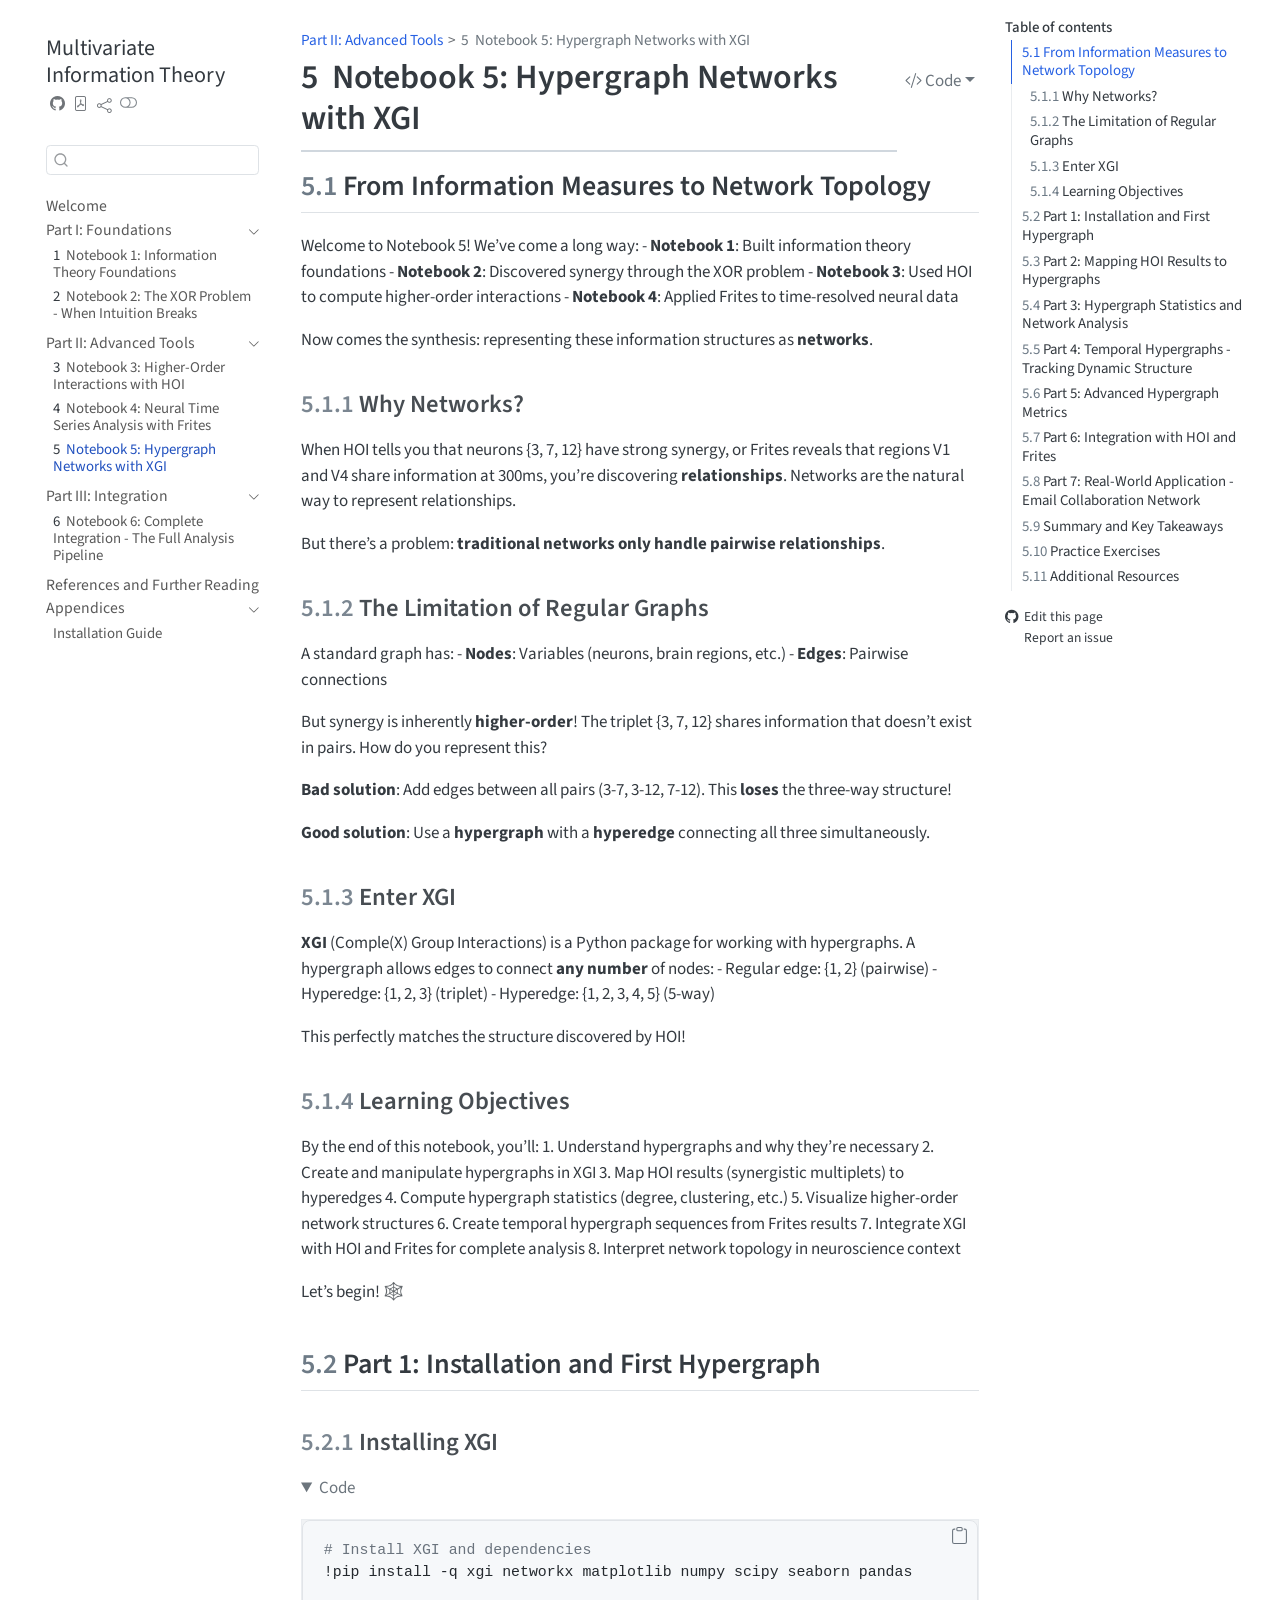
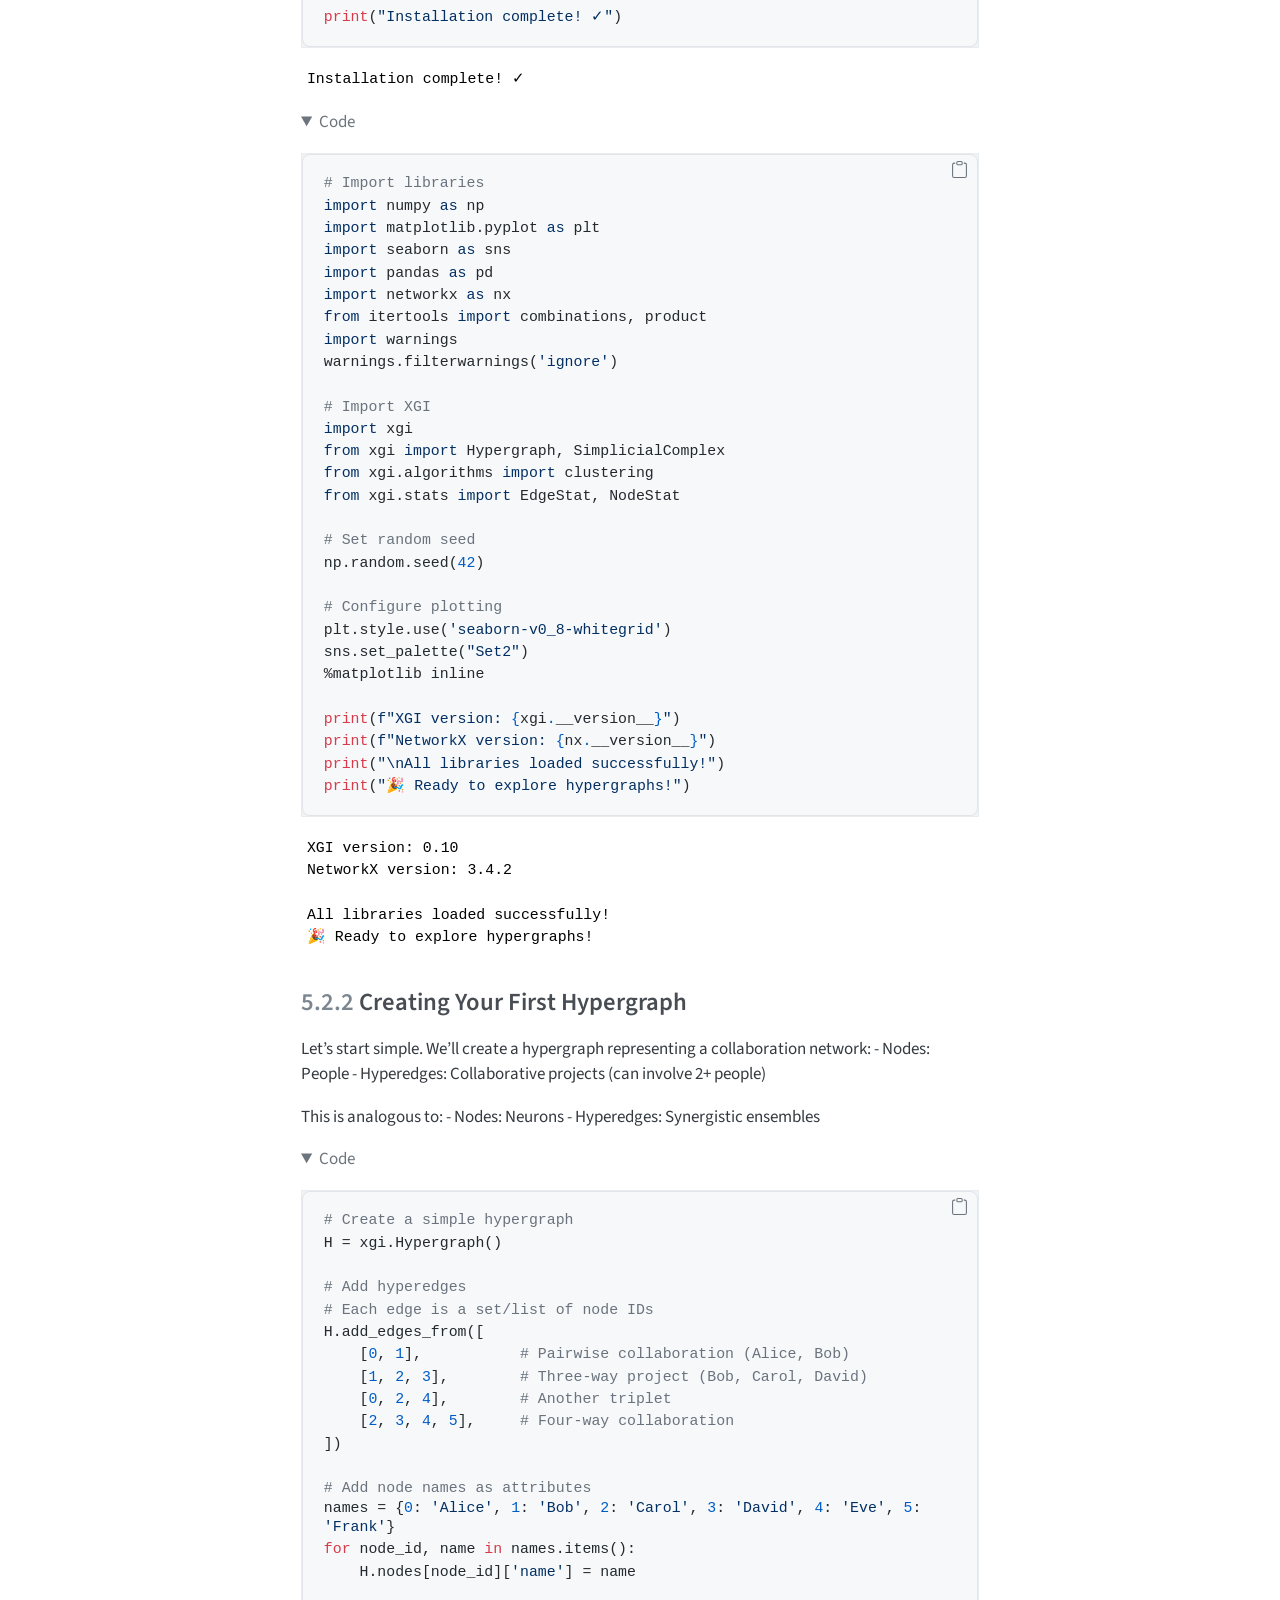
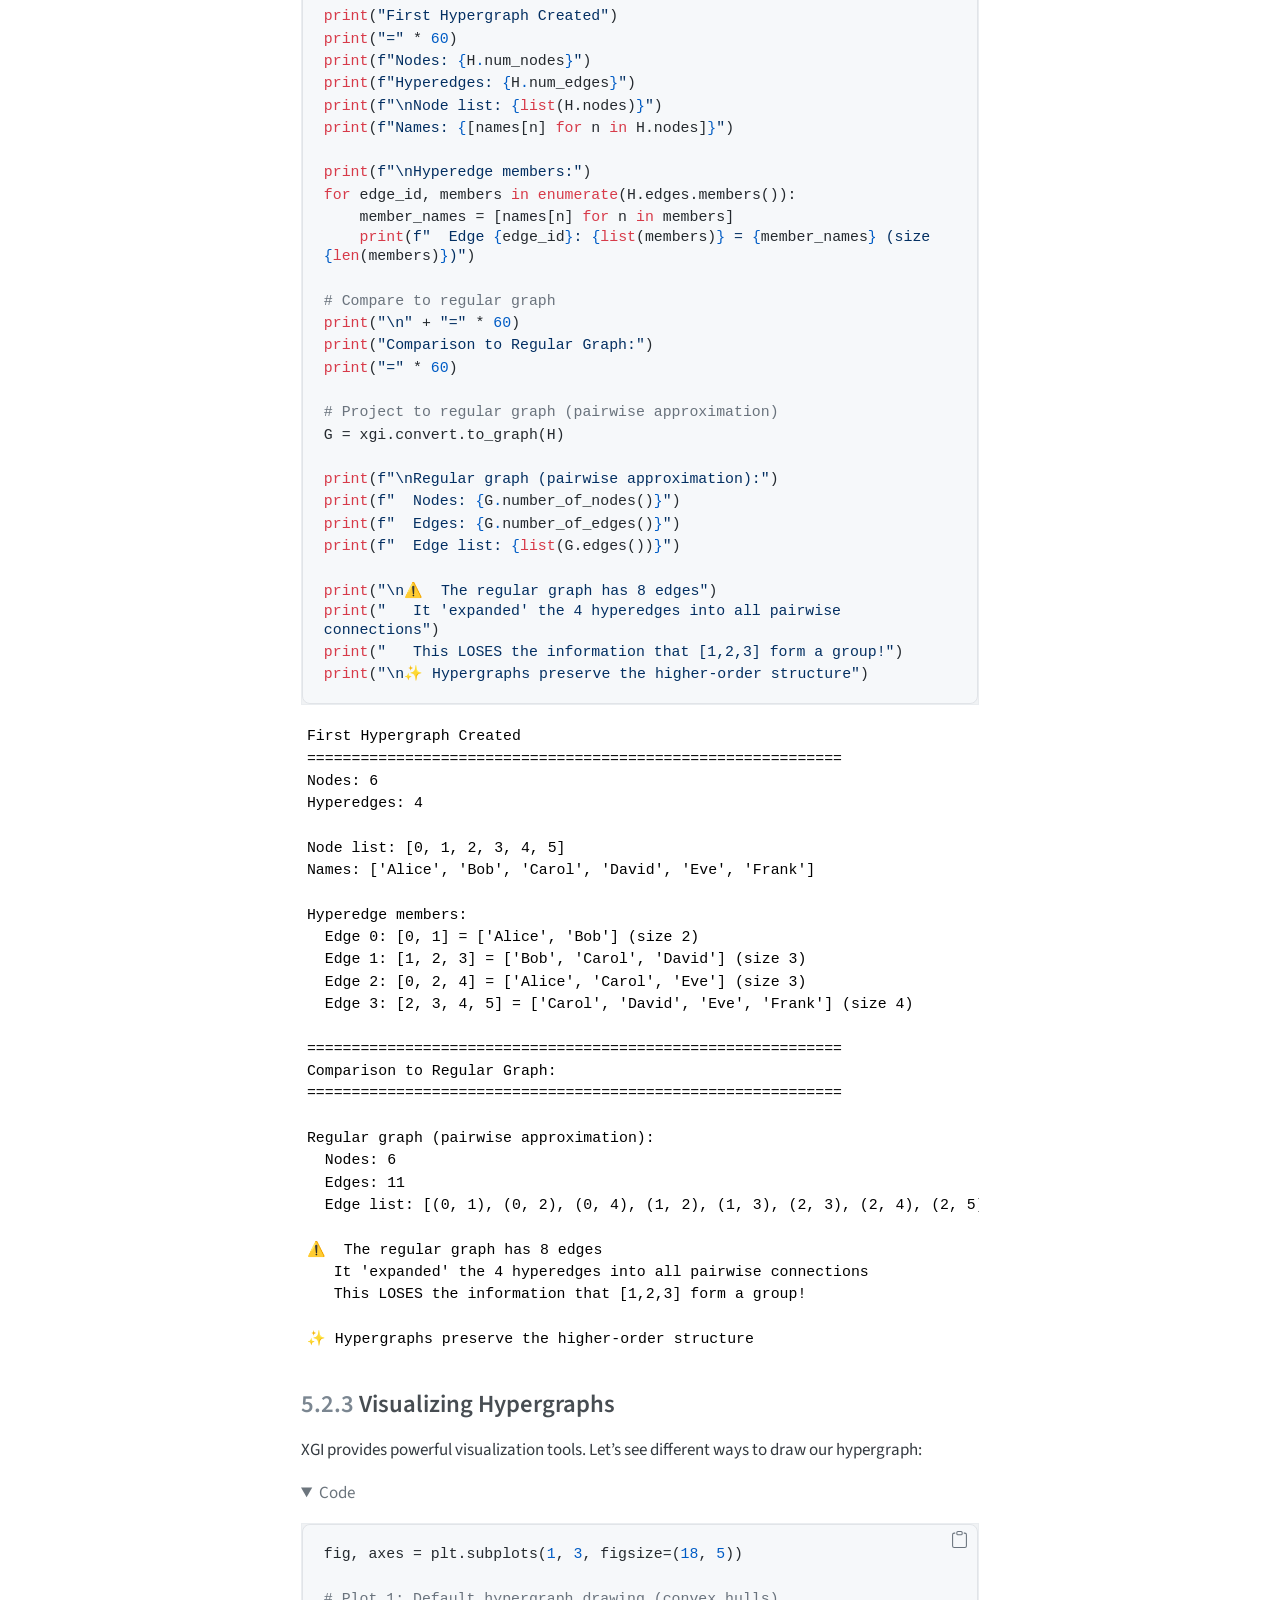
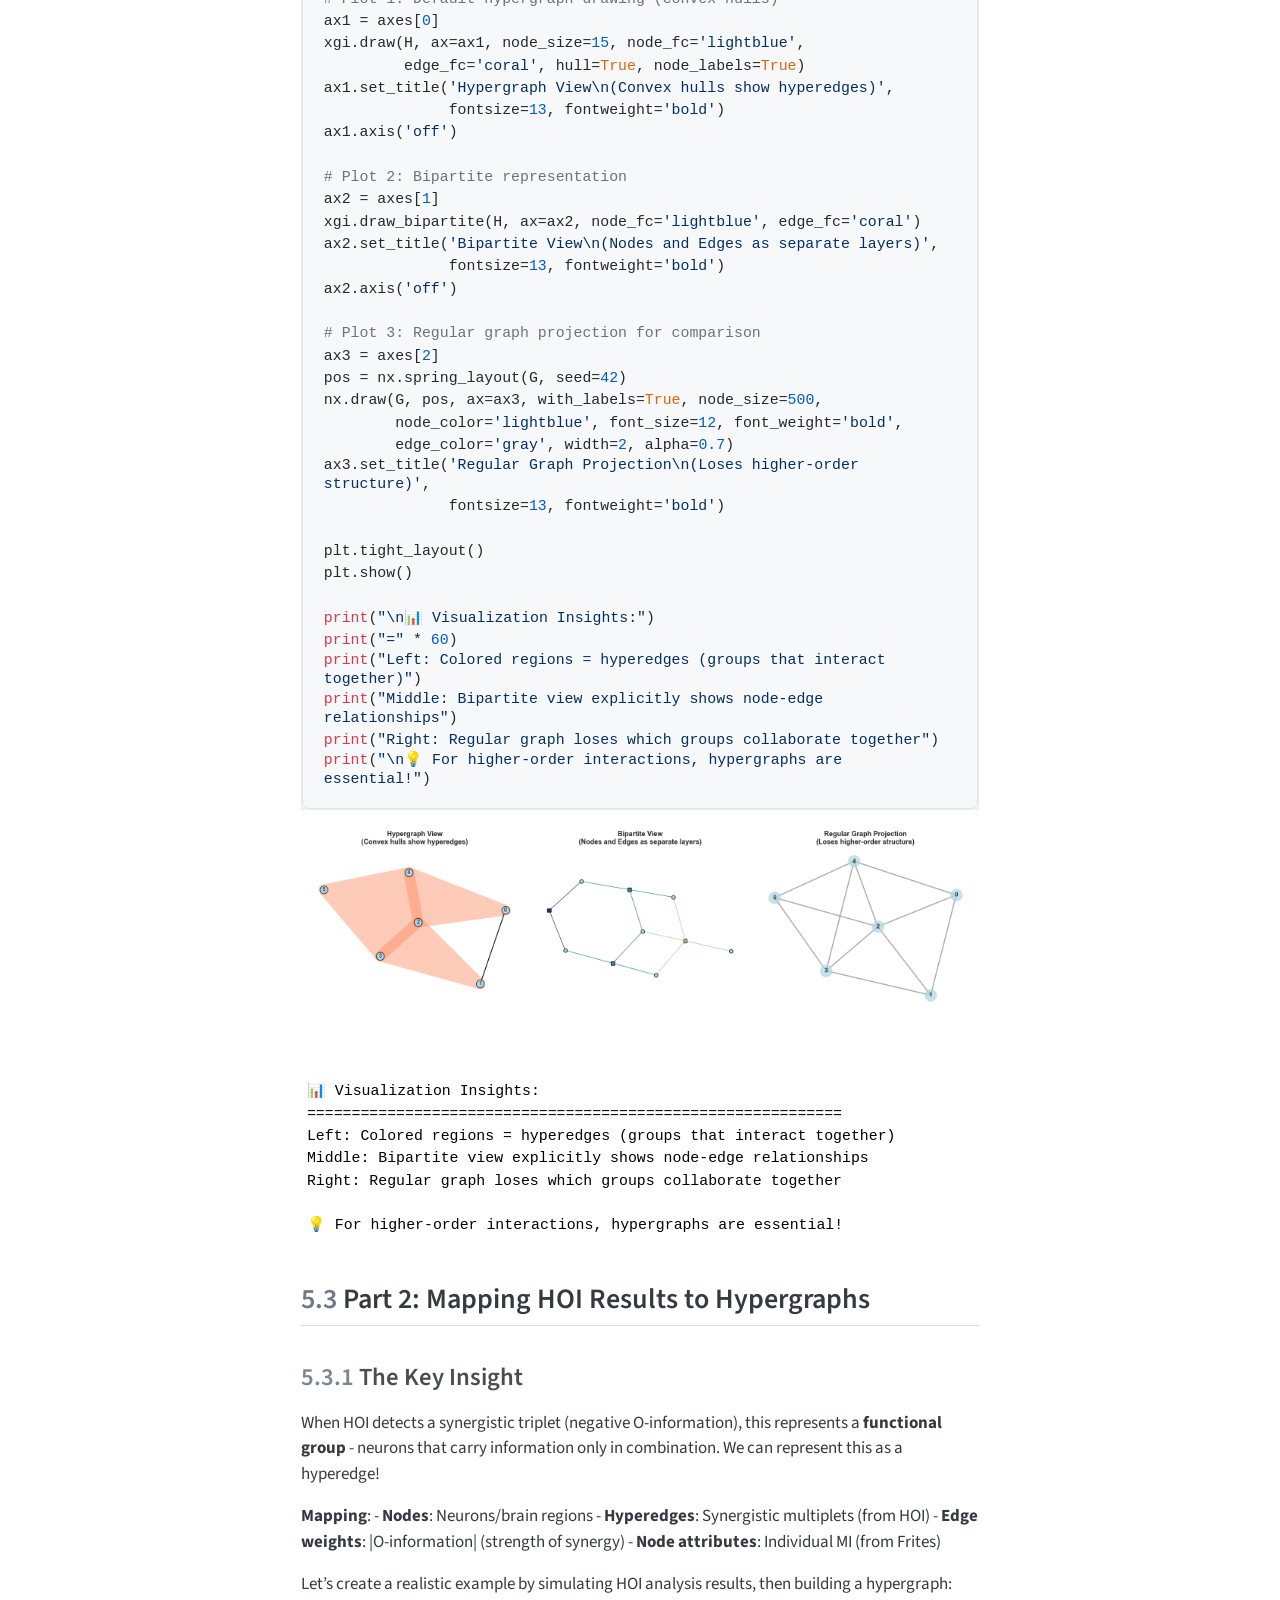
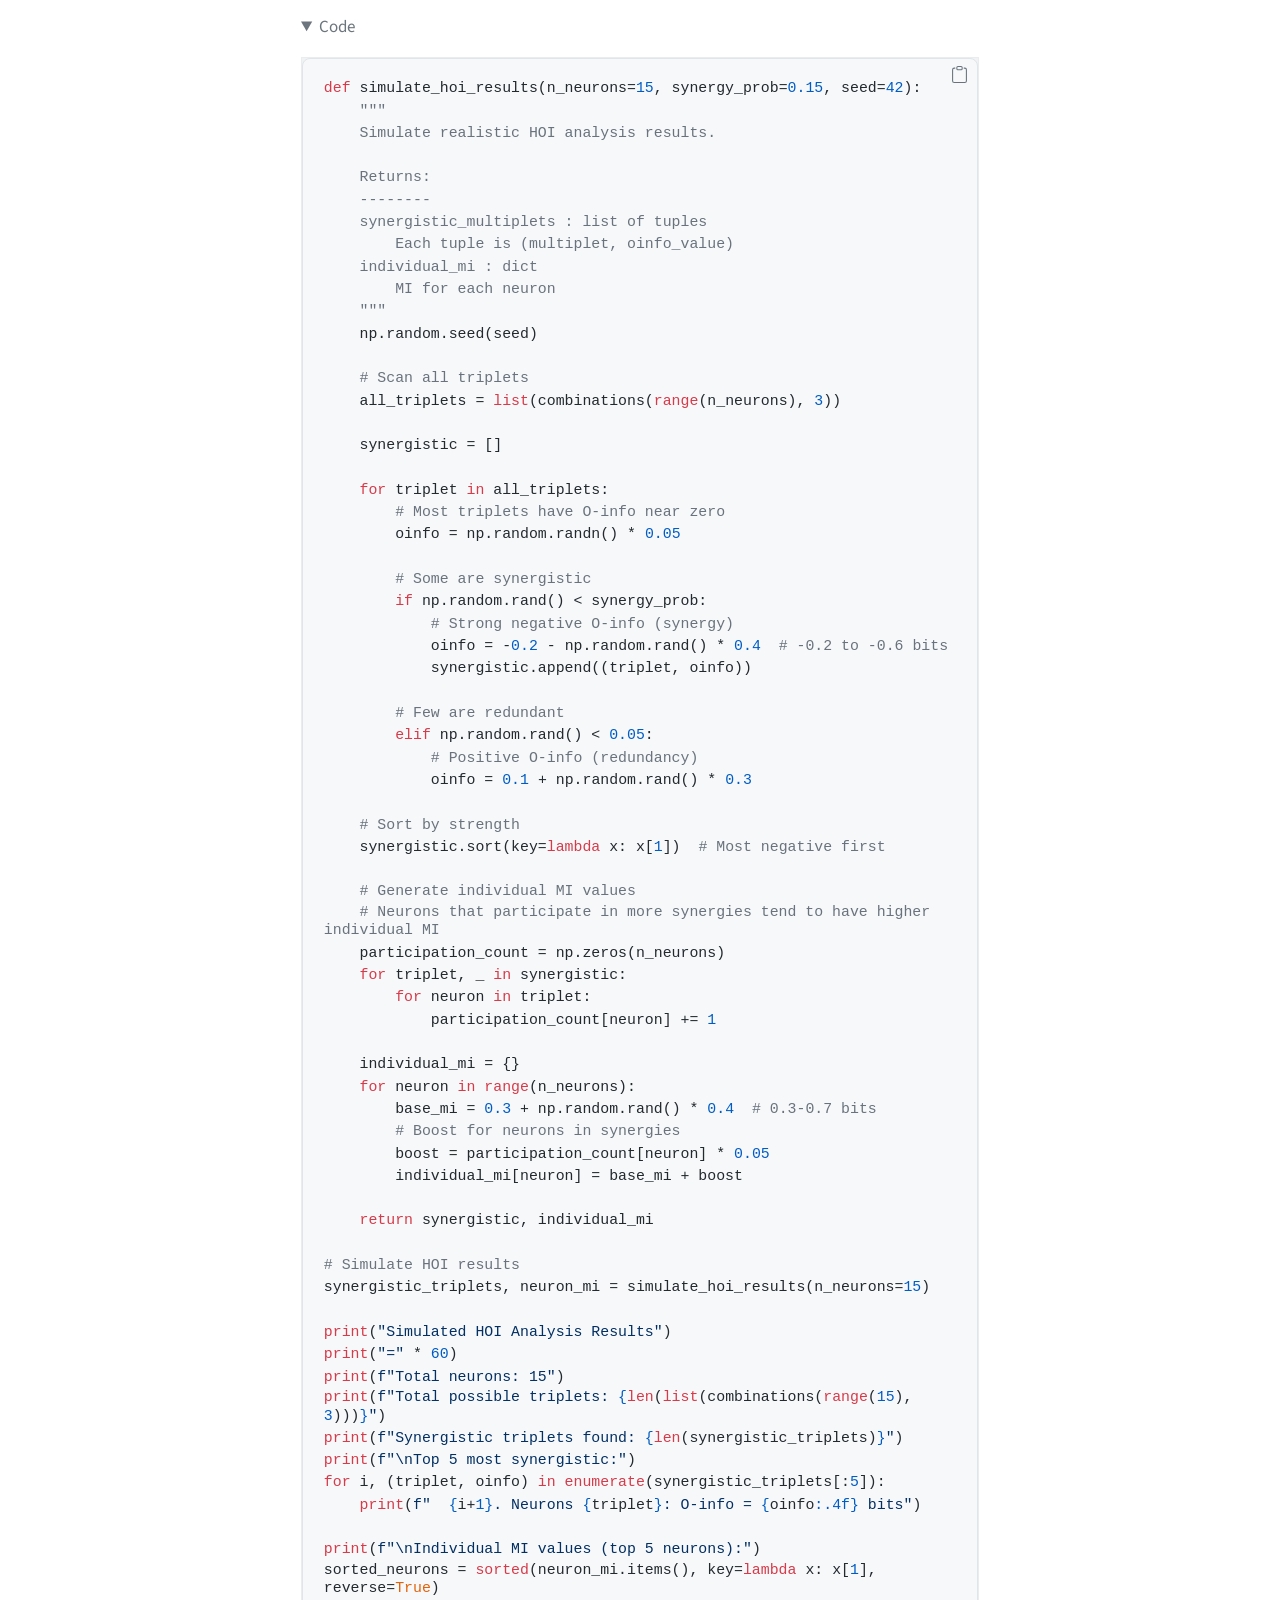
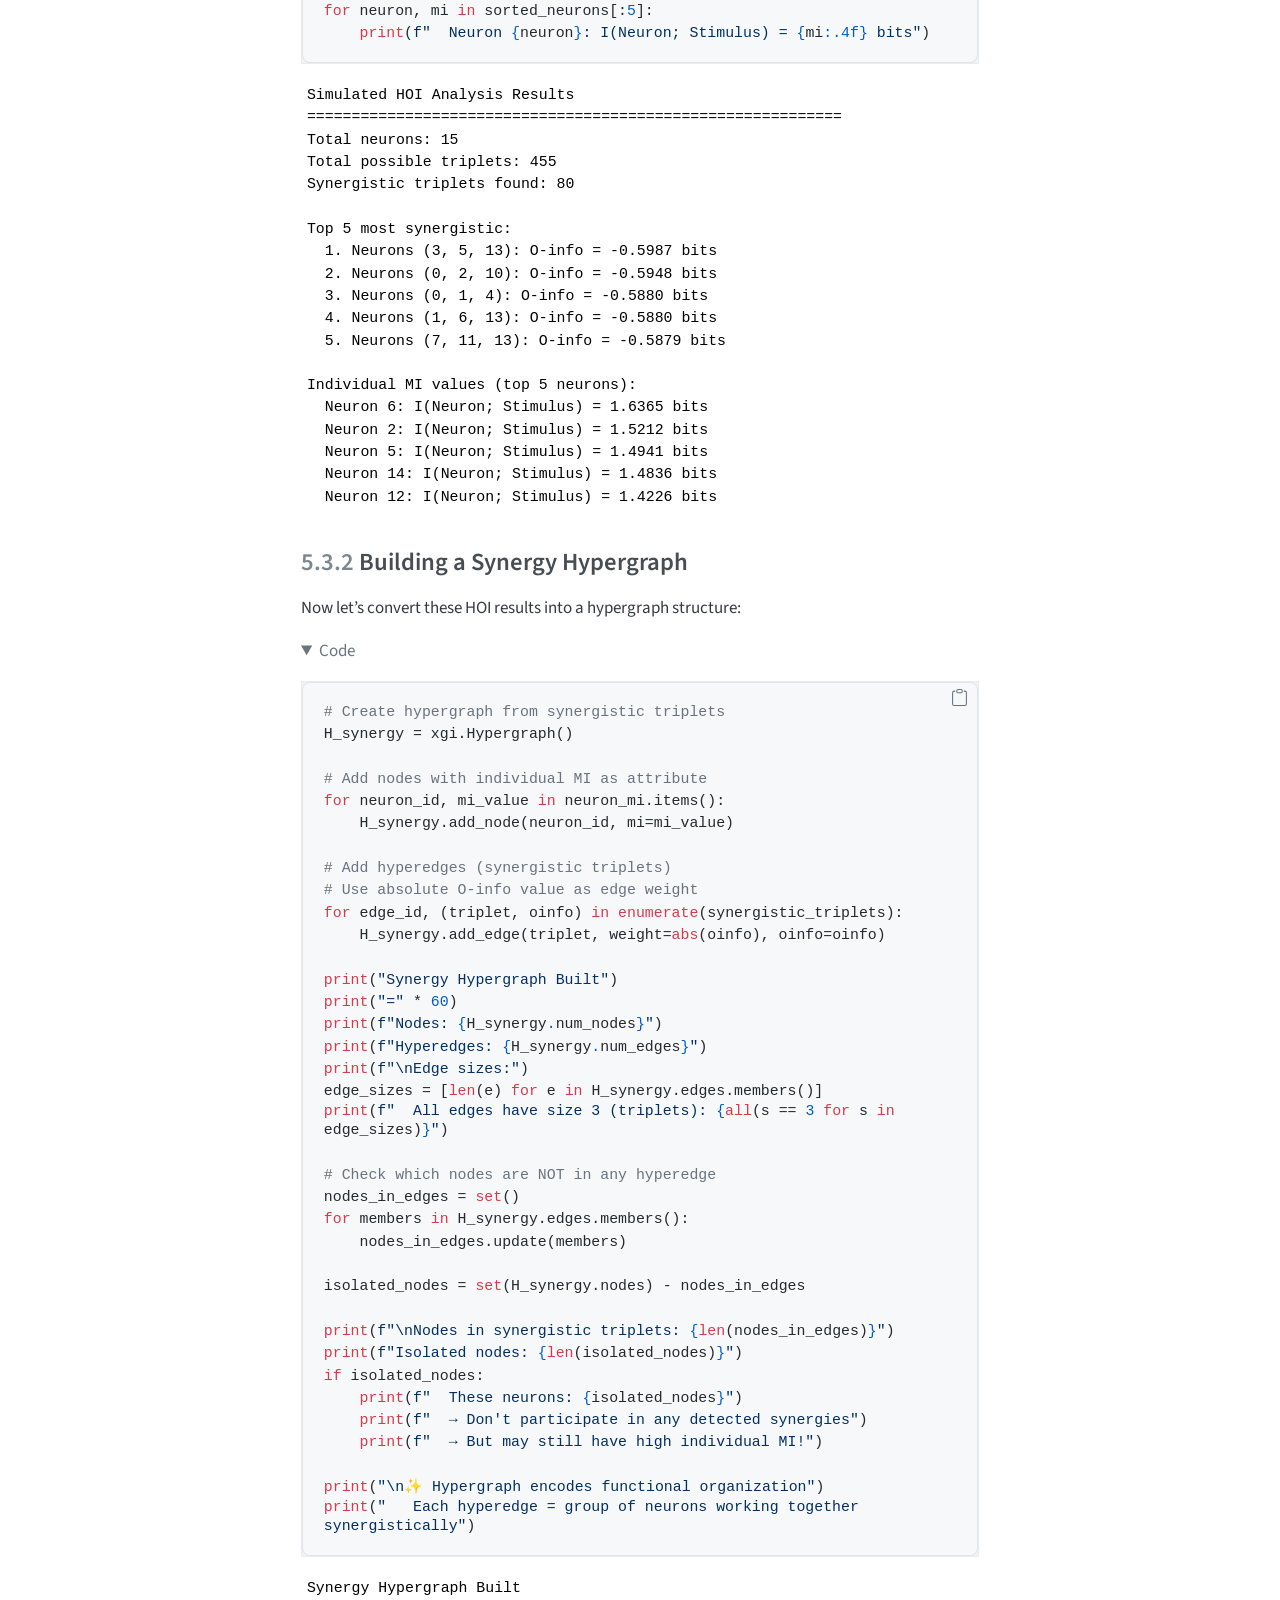
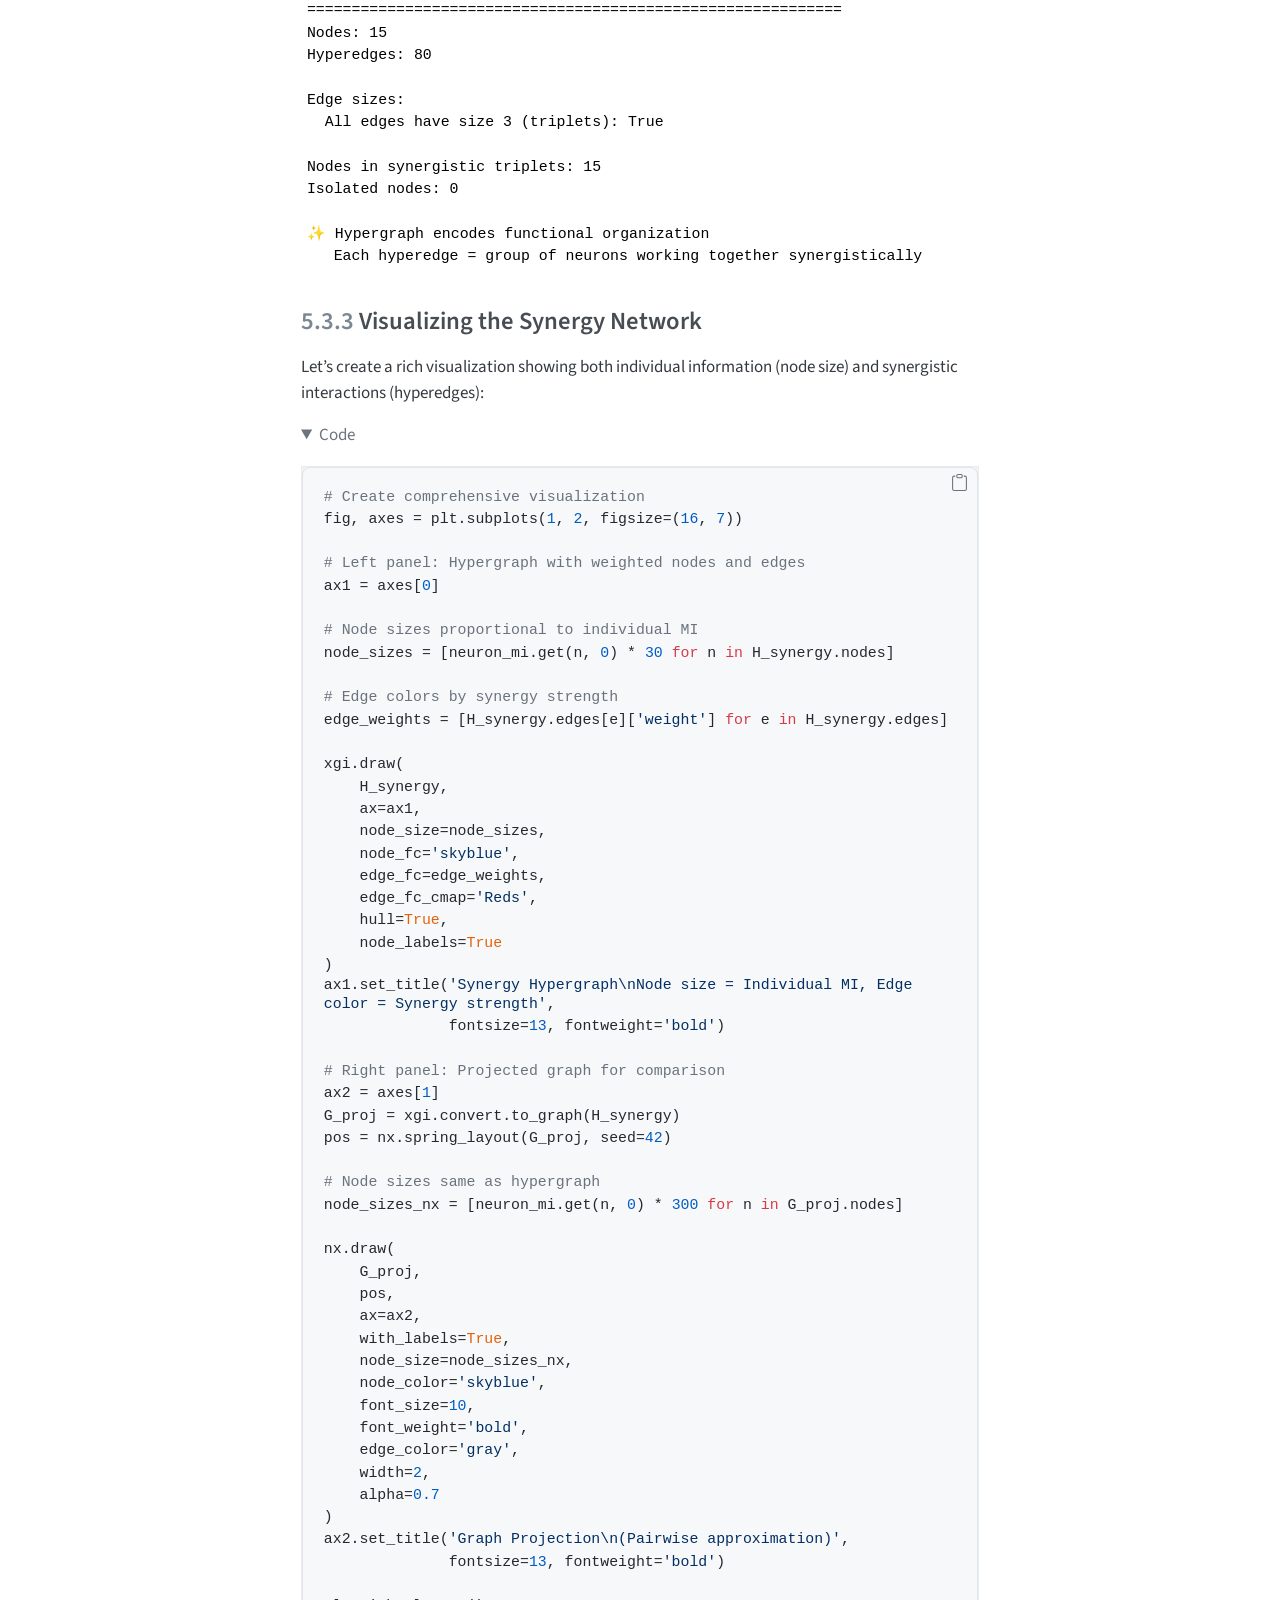
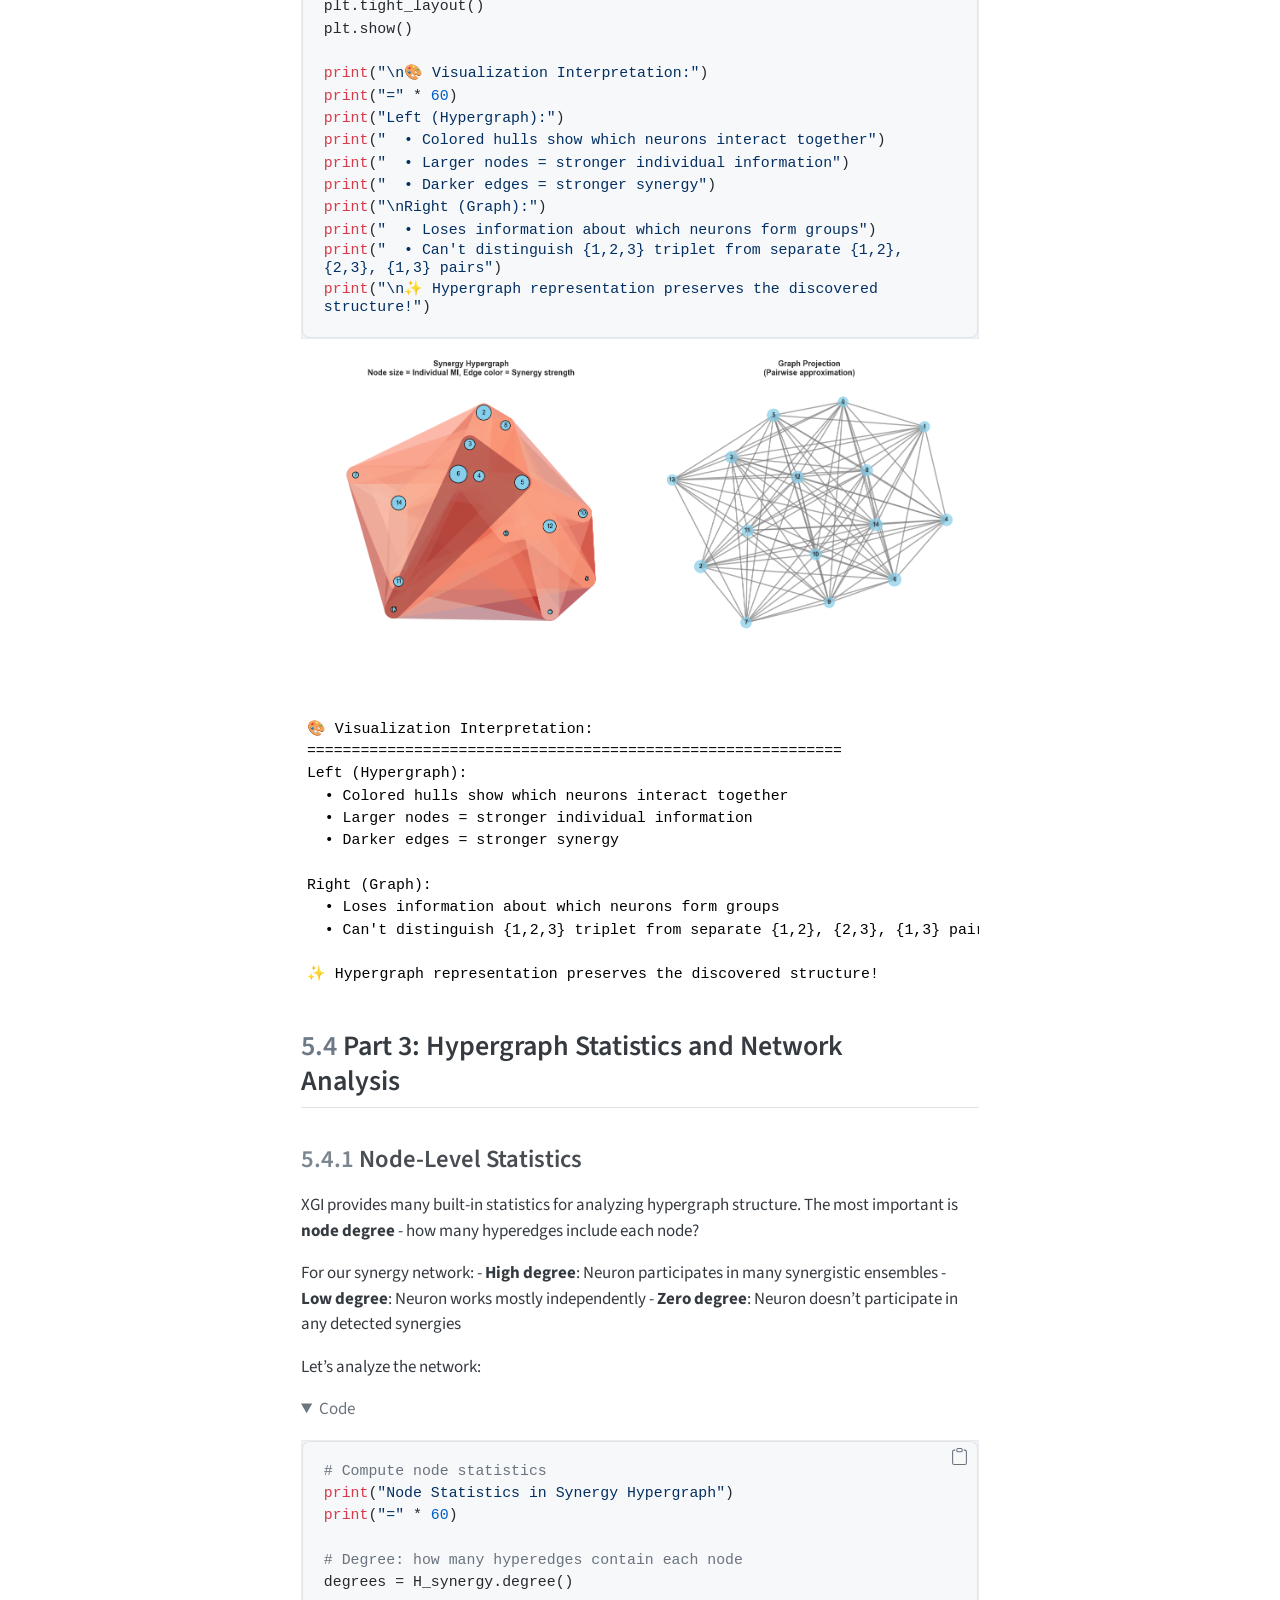
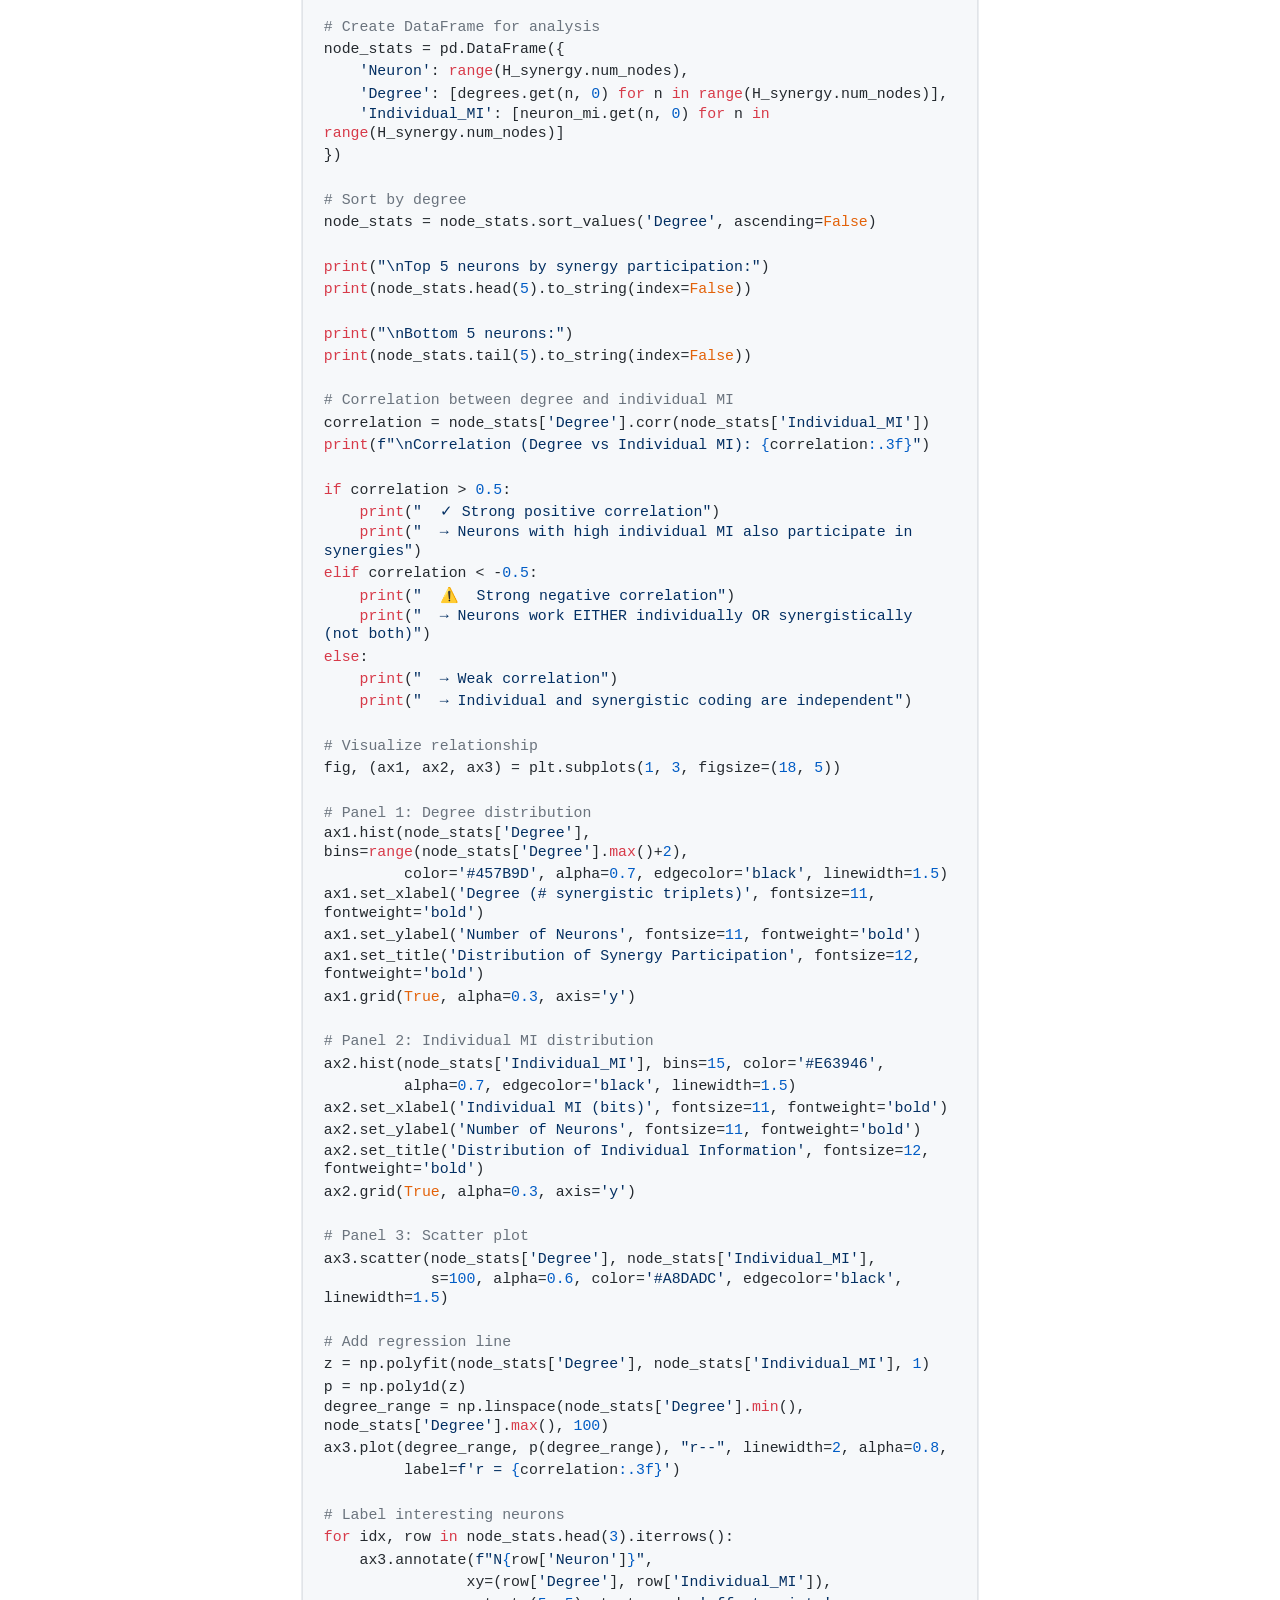
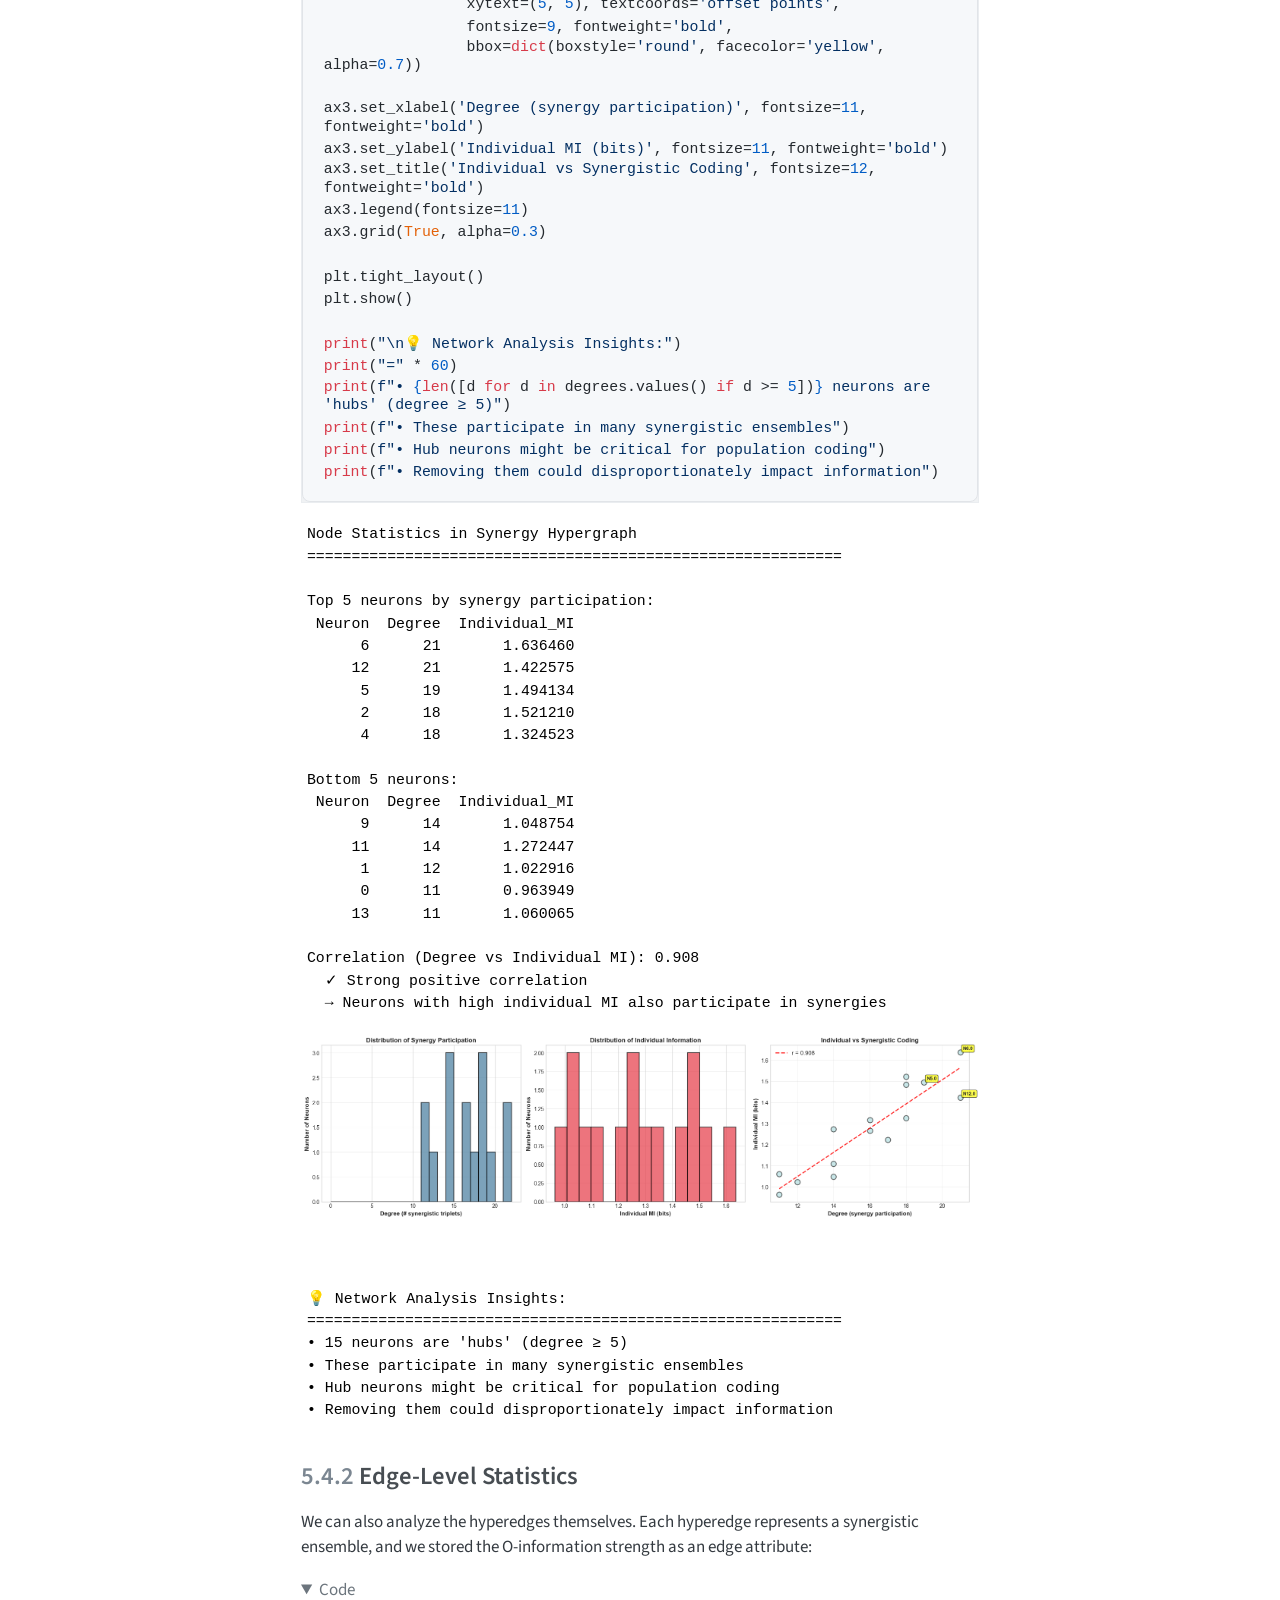
<file: docs/05_xgi_hypergraph_networks.html>
<!DOCTYPE html>
<html xmlns="http://www.w3.org/1999/xhtml" lang="en" xml:lang="en"><head>

<meta charset="utf-8">
<meta name="generator" content="quarto-1.8.26">

<meta name="viewport" content="width=device-width, initial-scale=1.0, user-scalable=yes">


<title>5&nbsp; Notebook 5: Hypergraph Networks with XGI – Multivariate Information Theory</title>
<style>
code{white-space: pre-wrap;}
span.smallcaps{font-variant: small-caps;}
div.columns{display: flex; gap: min(4vw, 1.5em);}
div.column{flex: auto; overflow-x: auto;}
div.hanging-indent{margin-left: 1.5em; text-indent: -1.5em;}
ul.task-list{list-style: none;}
ul.task-list li input[type="checkbox"] {
  width: 0.8em;
  margin: 0 0.8em 0.2em -1em; /* quarto-specific, see https://github.com/quarto-dev/quarto-cli/issues/4556 */ 
  vertical-align: middle;
}
/* CSS for syntax highlighting */
html { -webkit-text-size-adjust: 100%; }
pre > code.sourceCode { white-space: pre; position: relative; }
pre > code.sourceCode > span { display: inline-block; line-height: 1.25; }
pre > code.sourceCode > span:empty { height: 1.2em; }
.sourceCode { overflow: visible; }
code.sourceCode > span { color: inherit; text-decoration: inherit; }
div.sourceCode { margin: 1em 0; }
pre.sourceCode { margin: 0; }
@media screen {
div.sourceCode { overflow: auto; }
}
@media print {
pre > code.sourceCode { white-space: pre-wrap; }
pre > code.sourceCode > span { text-indent: -5em; padding-left: 5em; }
}
pre.numberSource code
  { counter-reset: source-line 0; }
pre.numberSource code > span
  { position: relative; left: -4em; counter-increment: source-line; }
pre.numberSource code > span > a:first-child::before
  { content: counter(source-line);
    position: relative; left: -1em; text-align: right; vertical-align: baseline;
    border: none; display: inline-block;
    -webkit-touch-callout: none; -webkit-user-select: none;
    -khtml-user-select: none; -moz-user-select: none;
    -ms-user-select: none; user-select: none;
    padding: 0 4px; width: 4em;
  }
pre.numberSource { margin-left: 3em;  padding-left: 4px; }
div.sourceCode
  {   }
@media screen {
pre > code.sourceCode > span > a:first-child::before { text-decoration: underline; }
}
</style>


<script src="site_libs/quarto-nav/quarto-nav.js"></script>
<script src="site_libs/quarto-nav/headroom.min.js"></script>
<script src="site_libs/clipboard/clipboard.min.js"></script>
<script src="site_libs/quarto-search/autocomplete.umd.js"></script>
<script src="site_libs/quarto-search/fuse.min.js"></script>
<script src="site_libs/quarto-search/quarto-search.js"></script>
<meta name="quarto:offset" content="./">
<link href="./06_complete_integration.html" rel="next">
<link href="./04_frites_neural_timeseries.html" rel="prev">
<script src="site_libs/quarto-html/quarto.js" type="module"></script>
<script src="site_libs/quarto-html/tabsets/tabsets.js" type="module"></script>
<script src="site_libs/quarto-html/axe/axe-check.js" type="module"></script>
<script src="site_libs/quarto-html/popper.min.js"></script>
<script src="site_libs/quarto-html/tippy.umd.min.js"></script>
<script src="site_libs/quarto-html/anchor.min.js"></script>
<link href="site_libs/quarto-html/tippy.css" rel="stylesheet">
<link href="site_libs/quarto-html/quarto-syntax-highlighting-597958c53c93a607afca12fd375c57ed.css" rel="stylesheet" class="quarto-color-scheme" id="quarto-text-highlighting-styles">
<link href="site_libs/quarto-html/quarto-syntax-highlighting-dark-7ac2f9da8c2617a4fdd15004b4601015.css" rel="stylesheet" class="quarto-color-scheme quarto-color-alternate" id="quarto-text-highlighting-styles">
<link href="site_libs/quarto-html/quarto-syntax-highlighting-597958c53c93a607afca12fd375c57ed.css" rel="stylesheet" class="quarto-color-scheme-extra" id="quarto-text-highlighting-styles">
<script src="site_libs/bootstrap/bootstrap.min.js"></script>
<link href="site_libs/bootstrap/bootstrap-icons.css" rel="stylesheet">
<link href="site_libs/bootstrap/bootstrap-968d3e63a93d5987d0e6d73d568971dd.min.css" rel="stylesheet" append-hash="true" class="quarto-color-scheme" id="quarto-bootstrap" data-mode="light">
<link href="site_libs/bootstrap/bootstrap-dark-913b17780ec437ee198ef3e682b8cc2c.min.css" rel="stylesheet" append-hash="true" class="quarto-color-scheme quarto-color-alternate" id="quarto-bootstrap" data-mode="dark">
<link href="site_libs/bootstrap/bootstrap-968d3e63a93d5987d0e6d73d568971dd.min.css" rel="stylesheet" append-hash="true" class="quarto-color-scheme-extra" id="quarto-bootstrap" data-mode="light">
<script id="quarto-search-options" type="application/json">{
  "location": "sidebar",
  "copy-button": false,
  "collapse-after": 3,
  "panel-placement": "start",
  "type": "textbox",
  "limit": 50,
  "keyboard-shortcut": [
    "f",
    "/",
    "s"
  ],
  "show-item-context": false,
  "language": {
    "search-no-results-text": "No results",
    "search-matching-documents-text": "matching documents",
    "search-copy-link-title": "Copy link to search",
    "search-hide-matches-text": "Hide additional matches",
    "search-more-match-text": "more match in this document",
    "search-more-matches-text": "more matches in this document",
    "search-clear-button-title": "Clear",
    "search-text-placeholder": "",
    "search-detached-cancel-button-title": "Cancel",
    "search-submit-button-title": "Submit",
    "search-label": "Search"
  }
}</script>
<style>html{ scroll-behavior: smooth; }</style>


<link rel="stylesheet" href="styles.css">
</head>

<body class="nav-sidebar floating quarto-light"><script id="quarto-html-before-body" type="application/javascript">
    const toggleBodyColorMode = (bsSheetEl) => {
      const mode = bsSheetEl.getAttribute("data-mode");
      const bodyEl = window.document.querySelector("body");
      if (mode === "dark") {
        bodyEl.classList.add("quarto-dark");
        bodyEl.classList.remove("quarto-light");
      } else {
        bodyEl.classList.add("quarto-light");
        bodyEl.classList.remove("quarto-dark");
      }
    }
    const toggleBodyColorPrimary = () => {
      const bsSheetEl = window.document.querySelector("link#quarto-bootstrap:not([rel=disabled-stylesheet])");
      if (bsSheetEl) {
        toggleBodyColorMode(bsSheetEl);
      }
    }
    const setColorSchemeToggle = (alternate) => {
      const toggles = window.document.querySelectorAll('.quarto-color-scheme-toggle');
      for (let i=0; i < toggles.length; i++) {
        const toggle = toggles[i];
        if (toggle) {
          if (alternate) {
            toggle.classList.add("alternate");
          } else {
            toggle.classList.remove("alternate");
          }
        }
      }
    };
    const toggleColorMode = (alternate) => {
      // Switch the stylesheets
      const primaryStylesheets = window.document.querySelectorAll('link.quarto-color-scheme:not(.quarto-color-alternate)');
      const alternateStylesheets = window.document.querySelectorAll('link.quarto-color-scheme.quarto-color-alternate');
      manageTransitions('#quarto-margin-sidebar .nav-link', false);
      if (alternate) {
        // note: dark is layered on light, we don't disable primary!
        enableStylesheet(alternateStylesheets);
        for (const sheetNode of alternateStylesheets) {
          if (sheetNode.id === "quarto-bootstrap") {
            toggleBodyColorMode(sheetNode);
          }
        }
      } else {
        disableStylesheet(alternateStylesheets);
        enableStylesheet(primaryStylesheets)
        toggleBodyColorPrimary();
      }
      manageTransitions('#quarto-margin-sidebar .nav-link', true);
      // Switch the toggles
      setColorSchemeToggle(alternate)
      // Hack to workaround the fact that safari doesn't
      // properly recolor the scrollbar when toggling (#1455)
      if (navigator.userAgent.indexOf('Safari') > 0 && navigator.userAgent.indexOf('Chrome') == -1) {
        manageTransitions("body", false);
        window.scrollTo(0, 1);
        setTimeout(() => {
          window.scrollTo(0, 0);
          manageTransitions("body", true);
        }, 40);
      }
    }
    const disableStylesheet = (stylesheets) => {
      for (let i=0; i < stylesheets.length; i++) {
        const stylesheet = stylesheets[i];
        stylesheet.rel = 'disabled-stylesheet';
      }
    }
    const enableStylesheet = (stylesheets) => {
      for (let i=0; i < stylesheets.length; i++) {
        const stylesheet = stylesheets[i];
        if(stylesheet.rel !== 'stylesheet') { // for Chrome, which will still FOUC without this check
          stylesheet.rel = 'stylesheet';
        }
      }
    }
    const manageTransitions = (selector, allowTransitions) => {
      const els = window.document.querySelectorAll(selector);
      for (let i=0; i < els.length; i++) {
        const el = els[i];
        if (allowTransitions) {
          el.classList.remove('notransition');
        } else {
          el.classList.add('notransition');
        }
      }
    }
    const isFileUrl = () => {
      return window.location.protocol === 'file:';
    }
    const hasAlternateSentinel = () => {
      let styleSentinel = getColorSchemeSentinel();
      if (styleSentinel !== null) {
        return styleSentinel === "alternate";
      } else {
        return false;
      }
    }
    const setStyleSentinel = (alternate) => {
      const value = alternate ? "alternate" : "default";
      if (!isFileUrl()) {
        window.localStorage.setItem("quarto-color-scheme", value);
      } else {
        localAlternateSentinel = value;
      }
    }
    const getColorSchemeSentinel = () => {
      if (!isFileUrl()) {
        const storageValue = window.localStorage.getItem("quarto-color-scheme");
        return storageValue != null ? storageValue : localAlternateSentinel;
      } else {
        return localAlternateSentinel;
      }
    }
    const toggleGiscusIfUsed = (isAlternate, darkModeDefault) => {
      const baseTheme = document.querySelector('#giscus-base-theme')?.value ?? 'light';
      const alternateTheme = document.querySelector('#giscus-alt-theme')?.value ?? 'dark';
      let newTheme = '';
      if(authorPrefersDark) {
        newTheme = isAlternate ? baseTheme : alternateTheme;
      } else {
        newTheme = isAlternate ? alternateTheme : baseTheme;
      }
      const changeGiscusTheme = () => {
        // From: https://github.com/giscus/giscus/issues/336
        const sendMessage = (message) => {
          const iframe = document.querySelector('iframe.giscus-frame');
          if (!iframe) return;
          iframe.contentWindow.postMessage({ giscus: message }, 'https://giscus.app');
        }
        sendMessage({
          setConfig: {
            theme: newTheme
          }
        });
      }
      const isGiscussLoaded = window.document.querySelector('iframe.giscus-frame') !== null;
      if (isGiscussLoaded) {
        changeGiscusTheme();
      }
    };
    const authorPrefersDark = false;
    const darkModeDefault = authorPrefersDark;
      document.querySelector('link#quarto-text-highlighting-styles.quarto-color-scheme-extra').rel = 'disabled-stylesheet';
      document.querySelector('link#quarto-bootstrap.quarto-color-scheme-extra').rel = 'disabled-stylesheet';
    let localAlternateSentinel = darkModeDefault ? 'alternate' : 'default';
    // Dark / light mode switch
    window.quartoToggleColorScheme = () => {
      // Read the current dark / light value
      let toAlternate = !hasAlternateSentinel();
      toggleColorMode(toAlternate);
      setStyleSentinel(toAlternate);
      toggleGiscusIfUsed(toAlternate, darkModeDefault);
      window.dispatchEvent(new Event('resize'));
    };
    // Switch to dark mode if need be
    if (hasAlternateSentinel()) {
      toggleColorMode(true);
    } else {
      toggleColorMode(false);
    }
  </script>

<div id="quarto-search-results"></div>
  <header id="quarto-header" class="headroom fixed-top">
  <nav class="quarto-secondary-nav">
    <div class="container-fluid d-flex">
      <button type="button" class="quarto-btn-toggle btn" data-bs-toggle="collapse" role="button" data-bs-target=".quarto-sidebar-collapse-item" aria-controls="quarto-sidebar" aria-expanded="false" aria-label="Toggle sidebar navigation" onclick="if (window.quartoToggleHeadroom) { window.quartoToggleHeadroom(); }">
        <i class="bi bi-layout-text-sidebar-reverse"></i>
      </button>
        <nav class="quarto-page-breadcrumbs" aria-label="breadcrumb"><ol class="breadcrumb"><li class="breadcrumb-item"><a href="./03_hoi_higher_order_interactions.html">Part II: Advanced Tools</a></li><li class="breadcrumb-item"><a href="./05_xgi_hypergraph_networks.html"><span class="chapter-number">5</span>&nbsp; <span class="chapter-title">Notebook 5: Hypergraph Networks with XGI</span></a></li></ol></nav>
        <a class="flex-grow-1" role="navigation" data-bs-toggle="collapse" data-bs-target=".quarto-sidebar-collapse-item" aria-controls="quarto-sidebar" aria-expanded="false" aria-label="Toggle sidebar navigation" onclick="if (window.quartoToggleHeadroom) { window.quartoToggleHeadroom(); }">      
        </a>
      <button type="button" class="btn quarto-search-button" aria-label="Search" onclick="window.quartoOpenSearch();">
        <i class="bi bi-search"></i>
      </button>
    </div>
  </nav>
</header>
<!-- content -->
<div id="quarto-content" class="quarto-container page-columns page-rows-contents page-layout-article">
<!-- sidebar -->
  <nav id="quarto-sidebar" class="sidebar collapse collapse-horizontal quarto-sidebar-collapse-item sidebar-navigation floating overflow-auto">
    <div class="pt-lg-2 mt-2 text-left sidebar-header">
    <div class="sidebar-title mb-0 py-0">
      <a href="./">Multivariate Information Theory</a> 
        <div class="sidebar-tools-main tools-wide">
    <a href="https://github.com/lordgrilo/cnww-hoi" title="Source Code" class="quarto-navigation-tool px-1" aria-label="Source Code"><i class="bi bi-github"></i></a>
    <a href="./Multivariate-Information-Theory.pdf" title="Download PDF" class="quarto-navigation-tool px-1" aria-label="Download PDF"><i class="bi bi-file-pdf"></i></a>
    <div class="dropdown">
      <a href="" title="Share" id="quarto-navigation-tool-dropdown-0" class="quarto-navigation-tool dropdown-toggle px-1" data-bs-toggle="dropdown" aria-expanded="false" role="link" aria-label="Share"><i class="bi bi-share"></i></a>
      <ul class="dropdown-menu" aria-labelledby="quarto-navigation-tool-dropdown-0">
          <li>
            <a class="dropdown-item sidebar-tools-main-item" href="https://twitter.com/intent/tweet?url=|url|">
              <i class="bi bi-twitter pe-1"></i>
            Twitter
            </a>
          </li>
          <li>
            <a class="dropdown-item sidebar-tools-main-item" href="https://www.linkedin.com/sharing/share-offsite/?url=|url|">
              <i class="bi bi-linkedin pe-1"></i>
            LinkedIn
            </a>
          </li>
      </ul>
    </div>
  <a href="" class="quarto-color-scheme-toggle quarto-navigation-tool  px-1" onclick="window.quartoToggleColorScheme(); return false;" title="Toggle dark mode"><i class="bi"></i></a>
</div>
    </div>
      </div>
        <div class="mt-2 flex-shrink-0 align-items-center">
        <div class="sidebar-search">
        <div id="quarto-search" class="" title="Search"></div>
        </div>
        </div>
    <div class="sidebar-menu-container"> 
    <ul class="list-unstyled mt-1">
        <li class="sidebar-item">
  <div class="sidebar-item-container"> 
  <a href="./index.html" class="sidebar-item-text sidebar-link">
 <span class="menu-text">Welcome</span></a>
  </div>
</li>
        <li class="sidebar-item sidebar-item-section">
      <div class="sidebar-item-container"> 
            <a class="sidebar-item-text sidebar-link text-start" data-bs-toggle="collapse" data-bs-target="#quarto-sidebar-section-1" role="navigation" aria-expanded="true">
 <span class="menu-text">Part I: Foundations</span></a>
          <a class="sidebar-item-toggle text-start" data-bs-toggle="collapse" data-bs-target="#quarto-sidebar-section-1" role="navigation" aria-expanded="true" aria-label="Toggle section">
            <i class="bi bi-chevron-right ms-2"></i>
          </a> 
      </div>
      <ul id="quarto-sidebar-section-1" class="collapse list-unstyled sidebar-section depth1 show">  
          <li class="sidebar-item">
  <div class="sidebar-item-container"> 
  <a href="./01_information_theory_foundations.html" class="sidebar-item-text sidebar-link">
 <span class="menu-text"><span class="chapter-number">1</span>&nbsp; <span class="chapter-title">Notebook 1: Information Theory Foundations</span></span></a>
  </div>
</li>
          <li class="sidebar-item">
  <div class="sidebar-item-container"> 
  <a href="./02_xor_problem_synergy.html" class="sidebar-item-text sidebar-link">
 <span class="menu-text"><span class="chapter-number">2</span>&nbsp; <span class="chapter-title">Notebook 2: The XOR Problem - When Intuition Breaks</span></span></a>
  </div>
</li>
      </ul>
  </li>
        <li class="sidebar-item sidebar-item-section">
      <div class="sidebar-item-container"> 
            <a class="sidebar-item-text sidebar-link text-start" data-bs-toggle="collapse" data-bs-target="#quarto-sidebar-section-2" role="navigation" aria-expanded="true">
 <span class="menu-text">Part II: Advanced Tools</span></a>
          <a class="sidebar-item-toggle text-start" data-bs-toggle="collapse" data-bs-target="#quarto-sidebar-section-2" role="navigation" aria-expanded="true" aria-label="Toggle section">
            <i class="bi bi-chevron-right ms-2"></i>
          </a> 
      </div>
      <ul id="quarto-sidebar-section-2" class="collapse list-unstyled sidebar-section depth1 show">  
          <li class="sidebar-item">
  <div class="sidebar-item-container"> 
  <a href="./03_hoi_higher_order_interactions.html" class="sidebar-item-text sidebar-link">
 <span class="menu-text"><span class="chapter-number">3</span>&nbsp; <span class="chapter-title">Notebook 3: Higher-Order Interactions with HOI</span></span></a>
  </div>
</li>
          <li class="sidebar-item">
  <div class="sidebar-item-container"> 
  <a href="./04_frites_neural_timeseries.html" class="sidebar-item-text sidebar-link">
 <span class="menu-text"><span class="chapter-number">4</span>&nbsp; <span class="chapter-title">Notebook 4: Neural Time Series Analysis with Frites</span></span></a>
  </div>
</li>
          <li class="sidebar-item">
  <div class="sidebar-item-container"> 
  <a href="./05_xgi_hypergraph_networks.html" class="sidebar-item-text sidebar-link active">
 <span class="menu-text"><span class="chapter-number">5</span>&nbsp; <span class="chapter-title">Notebook 5: Hypergraph Networks with XGI</span></span></a>
  </div>
</li>
      </ul>
  </li>
        <li class="sidebar-item sidebar-item-section">
      <div class="sidebar-item-container"> 
            <a class="sidebar-item-text sidebar-link text-start" data-bs-toggle="collapse" data-bs-target="#quarto-sidebar-section-3" role="navigation" aria-expanded="true">
 <span class="menu-text">Part III: Integration</span></a>
          <a class="sidebar-item-toggle text-start" data-bs-toggle="collapse" data-bs-target="#quarto-sidebar-section-3" role="navigation" aria-expanded="true" aria-label="Toggle section">
            <i class="bi bi-chevron-right ms-2"></i>
          </a> 
      </div>
      <ul id="quarto-sidebar-section-3" class="collapse list-unstyled sidebar-section depth1 show">  
          <li class="sidebar-item">
  <div class="sidebar-item-container"> 
  <a href="./06_complete_integration.html" class="sidebar-item-text sidebar-link">
 <span class="menu-text"><span class="chapter-number">6</span>&nbsp; <span class="chapter-title">Notebook 6: Complete Integration - The Full Analysis Pipeline</span></span></a>
  </div>
</li>
      </ul>
  </li>
        <li class="sidebar-item">
  <div class="sidebar-item-container"> 
  <a href="./references.html" class="sidebar-item-text sidebar-link">
 <span class="menu-text">References and Further Reading</span></a>
  </div>
</li>
        <li class="sidebar-item sidebar-item-section">
      <div class="sidebar-item-container"> 
            <a class="sidebar-item-text sidebar-link text-start" data-bs-toggle="collapse" data-bs-target="#quarto-sidebar-section-4" role="navigation" aria-expanded="true">
 <span class="menu-text">Appendices</span></a>
          <a class="sidebar-item-toggle text-start" data-bs-toggle="collapse" data-bs-target="#quarto-sidebar-section-4" role="navigation" aria-expanded="true" aria-label="Toggle section">
            <i class="bi bi-chevron-right ms-2"></i>
          </a> 
      </div>
      <ul id="quarto-sidebar-section-4" class="collapse list-unstyled sidebar-section depth1 show">  
          <li class="sidebar-item">
  <div class="sidebar-item-container"> 
  <a href="./installation_guide.html" class="sidebar-item-text sidebar-link">
 <span class="menu-text">Installation Guide</span></a>
  </div>
</li>
      </ul>
  </li>
    </ul>
    </div>
</nav>
<div id="quarto-sidebar-glass" class="quarto-sidebar-collapse-item" data-bs-toggle="collapse" data-bs-target=".quarto-sidebar-collapse-item"></div>
<!-- margin-sidebar -->
    <div id="quarto-margin-sidebar" class="sidebar margin-sidebar">
        <nav id="TOC" role="doc-toc" class="toc-active">
    <h2 id="toc-title">Table of contents</h2>
   
  <ul>
  <li><a href="#from-information-measures-to-network-topology" id="toc-from-information-measures-to-network-topology" class="nav-link active" data-scroll-target="#from-information-measures-to-network-topology"><span class="header-section-number">5.1</span> From Information Measures to Network Topology</a>
  <ul class="collapse">
  <li><a href="#why-networks" id="toc-why-networks" class="nav-link" data-scroll-target="#why-networks"><span class="header-section-number">5.1.1</span> Why Networks?</a></li>
  <li><a href="#the-limitation-of-regular-graphs" id="toc-the-limitation-of-regular-graphs" class="nav-link" data-scroll-target="#the-limitation-of-regular-graphs"><span class="header-section-number">5.1.2</span> The Limitation of Regular Graphs</a></li>
  <li><a href="#enter-xgi" id="toc-enter-xgi" class="nav-link" data-scroll-target="#enter-xgi"><span class="header-section-number">5.1.3</span> Enter XGI</a></li>
  <li><a href="#learning-objectives" id="toc-learning-objectives" class="nav-link" data-scroll-target="#learning-objectives"><span class="header-section-number">5.1.4</span> Learning Objectives</a></li>
  </ul></li>
  <li><a href="#part-1-installation-and-first-hypergraph" id="toc-part-1-installation-and-first-hypergraph" class="nav-link" data-scroll-target="#part-1-installation-and-first-hypergraph"><span class="header-section-number">5.2</span> Part 1: Installation and First Hypergraph</a>
  <ul class="collapse">
  <li><a href="#installing-xgi" id="toc-installing-xgi" class="nav-link" data-scroll-target="#installing-xgi"><span class="header-section-number">5.2.1</span> Installing XGI</a></li>
  <li><a href="#creating-your-first-hypergraph" id="toc-creating-your-first-hypergraph" class="nav-link" data-scroll-target="#creating-your-first-hypergraph"><span class="header-section-number">5.2.2</span> Creating Your First Hypergraph</a></li>
  <li><a href="#visualizing-hypergraphs" id="toc-visualizing-hypergraphs" class="nav-link" data-scroll-target="#visualizing-hypergraphs"><span class="header-section-number">5.2.3</span> Visualizing Hypergraphs</a></li>
  </ul></li>
  <li><a href="#part-2-mapping-hoi-results-to-hypergraphs" id="toc-part-2-mapping-hoi-results-to-hypergraphs" class="nav-link" data-scroll-target="#part-2-mapping-hoi-results-to-hypergraphs"><span class="header-section-number">5.3</span> Part 2: Mapping HOI Results to Hypergraphs</a>
  <ul class="collapse">
  <li><a href="#the-key-insight" id="toc-the-key-insight" class="nav-link" data-scroll-target="#the-key-insight"><span class="header-section-number">5.3.1</span> The Key Insight</a></li>
  <li><a href="#building-a-synergy-hypergraph" id="toc-building-a-synergy-hypergraph" class="nav-link" data-scroll-target="#building-a-synergy-hypergraph"><span class="header-section-number">5.3.2</span> Building a Synergy Hypergraph</a></li>
  <li><a href="#visualizing-the-synergy-network" id="toc-visualizing-the-synergy-network" class="nav-link" data-scroll-target="#visualizing-the-synergy-network"><span class="header-section-number">5.3.3</span> Visualizing the Synergy Network</a></li>
  </ul></li>
  <li><a href="#part-3-hypergraph-statistics-and-network-analysis" id="toc-part-3-hypergraph-statistics-and-network-analysis" class="nav-link" data-scroll-target="#part-3-hypergraph-statistics-and-network-analysis"><span class="header-section-number">5.4</span> Part 3: Hypergraph Statistics and Network Analysis</a>
  <ul class="collapse">
  <li><a href="#node-level-statistics" id="toc-node-level-statistics" class="nav-link" data-scroll-target="#node-level-statistics"><span class="header-section-number">5.4.1</span> Node-Level Statistics</a></li>
  <li><a href="#edge-level-statistics" id="toc-edge-level-statistics" class="nav-link" data-scroll-target="#edge-level-statistics"><span class="header-section-number">5.4.2</span> Edge-Level Statistics</a></li>
  </ul></li>
  <li><a href="#part-4-temporal-hypergraphs---tracking-dynamic-structure" id="toc-part-4-temporal-hypergraphs---tracking-dynamic-structure" class="nav-link" data-scroll-target="#part-4-temporal-hypergraphs---tracking-dynamic-structure"><span class="header-section-number">5.5</span> Part 4: Temporal Hypergraphs - Tracking Dynamic Structure</a>
  <ul class="collapse">
  <li><a href="#from-static-to-dynamic-networks" id="toc-from-static-to-dynamic-networks" class="nav-link" data-scroll-target="#from-static-to-dynamic-networks"><span class="header-section-number">5.5.1</span> From Static to Dynamic Networks</a></li>
  <li><a href="#simulating-time-varying-synergistic-structure" id="toc-simulating-time-varying-synergistic-structure" class="nav-link" data-scroll-target="#simulating-time-varying-synergistic-structure"><span class="header-section-number">5.5.2</span> Simulating Time-Varying Synergistic Structure</a></li>
  <li><a href="#visualizing-temporal-evolution" id="toc-visualizing-temporal-evolution" class="nav-link" data-scroll-target="#visualizing-temporal-evolution"><span class="header-section-number">5.5.3</span> Visualizing Temporal Evolution</a></li>
  </ul></li>
  <li><a href="#part-5-advanced-hypergraph-metrics" id="toc-part-5-advanced-hypergraph-metrics" class="nav-link" data-scroll-target="#part-5-advanced-hypergraph-metrics"><span class="header-section-number">5.6</span> Part 5: Advanced Hypergraph Metrics</a>
  <ul class="collapse">
  <li><a href="#beyond-simple-degree" id="toc-beyond-simple-degree" class="nav-link" data-scroll-target="#beyond-simple-degree"><span class="header-section-number">5.6.1</span> Beyond Simple Degree</a></li>
  <li><a href="#identifying-network-motifs" id="toc-identifying-network-motifs" class="nav-link" data-scroll-target="#identifying-network-motifs"><span class="header-section-number">5.6.2</span> Identifying Network Motifs</a></li>
  </ul></li>
  <li><a href="#part-6-integration-with-hoi-and-frites" id="toc-part-6-integration-with-hoi-and-frites" class="nav-link" data-scroll-target="#part-6-integration-with-hoi-and-frites"><span class="header-section-number">5.7</span> Part 6: Integration with HOI and Frites</a>
  <ul class="collapse">
  <li><a href="#complete-analysis-pipeline" id="toc-complete-analysis-pipeline" class="nav-link" data-scroll-target="#complete-analysis-pipeline"><span class="header-section-number">5.7.1</span> Complete Analysis Pipeline</a></li>
  <li><a href="#step-4-network-topology-analysis" id="toc-step-4-network-topology-analysis" class="nav-link" data-scroll-target="#step-4-network-topology-analysis"><span class="header-section-number">5.7.2</span> Step 4: Network Topology Analysis</a></li>
  </ul></li>
  <li><a href="#part-7-real-world-application---email-collaboration-network" id="toc-part-7-real-world-application---email-collaboration-network" class="nav-link" data-scroll-target="#part-7-real-world-application---email-collaboration-network"><span class="header-section-number">5.8</span> Part 7: Real-World Application - Email Collaboration Network</a>
  <ul class="collapse">
  <li><a href="#loading-real-data" id="toc-loading-real-data" class="nav-link" data-scroll-target="#loading-real-data"><span class="header-section-number">5.8.1</span> Loading Real Data</a></li>
  </ul></li>
  <li><a href="#summary-and-key-takeaways" id="toc-summary-and-key-takeaways" class="nav-link" data-scroll-target="#summary-and-key-takeaways"><span class="header-section-number">5.9</span> Summary and Key Takeaways</a>
  <ul class="collapse">
  <li><a href="#what-weve-accomplished" id="toc-what-weve-accomplished" class="nav-link" data-scroll-target="#what-weve-accomplished"><span class="header-section-number">5.9.1</span> What We’ve Accomplished</a></li>
  <li><a href="#the-complete-toolkit" id="toc-the-complete-toolkit" class="nav-link" data-scroll-target="#the-complete-toolkit"><span class="header-section-number">5.9.2</span> The Complete Toolkit</a></li>
  <li><a href="#integrated-workflow" id="toc-integrated-workflow" class="nav-link" data-scroll-target="#integrated-workflow"><span class="header-section-number">5.9.3</span> Integrated Workflow</a></li>
  <li><a href="#critical-insights" id="toc-critical-insights" class="nav-link" data-scroll-target="#critical-insights"><span class="header-section-number">5.9.4</span> Critical Insights</a></li>
  <li><a href="#looking-forward" id="toc-looking-forward" class="nav-link" data-scroll-target="#looking-forward"><span class="header-section-number">5.9.5</span> Looking Forward</a></li>
  </ul></li>
  <li><a href="#practice-exercises" id="toc-practice-exercises" class="nav-link" data-scroll-target="#practice-exercises"><span class="header-section-number">5.10</span> Practice Exercises</a></li>
  <li><a href="#additional-resources" id="toc-additional-resources" class="nav-link" data-scroll-target="#additional-resources"><span class="header-section-number">5.11</span> Additional Resources</a>
  <ul class="collapse">
  <li><a href="#xgi-documentation" id="toc-xgi-documentation" class="nav-link" data-scroll-target="#xgi-documentation"><span class="header-section-number">5.11.1</span> XGI Documentation</a></li>
  <li><a href="#key-papers-on-hypergraphs" id="toc-key-papers-on-hypergraphs" class="nav-link" data-scroll-target="#key-papers-on-hypergraphs"><span class="header-section-number">5.11.2</span> Key Papers on Hypergraphs</a></li>
  <li><a href="#related-concepts" id="toc-related-concepts" class="nav-link" data-scroll-target="#related-concepts"><span class="header-section-number">5.11.3</span> Related Concepts</a></li>
  <li><a href="#advanced-xgi-features" id="toc-advanced-xgi-features" class="nav-link" data-scroll-target="#advanced-xgi-features"><span class="header-section-number">5.11.4</span> Advanced XGI Features</a></li>
  <li><a href="#integration-examples" id="toc-integration-examples" class="nav-link" data-scroll-target="#integration-examples"><span class="header-section-number">5.11.5</span> Integration Examples</a></li>
  <li><a href="#troubleshooting" id="toc-troubleshooting" class="nav-link" data-scroll-target="#troubleshooting"><span class="header-section-number">5.11.6</span> Troubleshooting</a></li>
  </ul></li>
  </ul>
<div class="toc-actions"><ul><li><a href="https://github.dev/lordgrilo/cnww-hoi/blob/main/05_xgi_hypergraph_networks.ipynb" class="toc-action"><i class="bi bi-github"></i>Edit this page</a></li><li><a href="https://github.com/lordgrilo/cnww-hoi/issues/new" class="toc-action"><i class="bi empty"></i>Report an issue</a></li></ul></div></nav>
    </div>
<!-- main -->
<main class="content" id="quarto-document-content">


<header id="title-block-header" class="quarto-title-block default"><nav class="quarto-page-breadcrumbs quarto-title-breadcrumbs d-none d-lg-block" aria-label="breadcrumb"><ol class="breadcrumb"><li class="breadcrumb-item"><a href="./03_hoi_higher_order_interactions.html">Part II: Advanced Tools</a></li><li class="breadcrumb-item"><a href="./05_xgi_hypergraph_networks.html"><span class="chapter-number">5</span>&nbsp; <span class="chapter-title">Notebook 5: Hypergraph Networks with XGI</span></a></li></ol></nav>
<div class="quarto-title">
<div class="quarto-title-block"><div><h1 class="title"><span class="chapter-number">5</span>&nbsp; <span class="chapter-title">Notebook 5: Hypergraph Networks with XGI</span></h1><button type="button" class="btn code-tools-button dropdown-toggle" id="quarto-code-tools-menu" data-bs-toggle="dropdown" aria-expanded="false"><i class="bi"></i> Code</button><ul class="dropdown-menu dropdown-menu-end" aria-labelelledby="quarto-code-tools-menu"><li><a id="quarto-show-all-code" class="dropdown-item" href="javascript:void(0)" role="button">Show All Code</a></li><li><a id="quarto-hide-all-code" class="dropdown-item" href="javascript:void(0)" role="button">Hide All Code</a></li></ul></div></div>
</div>



<div class="quarto-title-meta">

    
  
    
  </div>
  


</header>


<section id="from-information-measures-to-network-topology" class="level2" data-number="5.1">
<h2 data-number="5.1" class="anchored" data-anchor-id="from-information-measures-to-network-topology"><span class="header-section-number">5.1</span> From Information Measures to Network Topology</h2>
<p>Welcome to Notebook 5! We’ve come a long way: - <strong>Notebook 1</strong>: Built information theory foundations - <strong>Notebook 2</strong>: Discovered synergy through the XOR problem - <strong>Notebook 3</strong>: Used HOI to compute higher-order interactions - <strong>Notebook 4</strong>: Applied Frites to time-resolved neural data</p>
<p>Now comes the synthesis: representing these information structures as <strong>networks</strong>.</p>
<section id="why-networks" class="level3" data-number="5.1.1">
<h3 data-number="5.1.1" class="anchored" data-anchor-id="why-networks"><span class="header-section-number">5.1.1</span> Why Networks?</h3>
<p>When HOI tells you that neurons {3, 7, 12} have strong synergy, or Frites reveals that regions V1 and V4 share information at 300ms, you’re discovering <strong>relationships</strong>. Networks are the natural way to represent relationships.</p>
<p>But there’s a problem: <strong>traditional networks only handle pairwise relationships</strong>.</p>
</section>
<section id="the-limitation-of-regular-graphs" class="level3" data-number="5.1.2">
<h3 data-number="5.1.2" class="anchored" data-anchor-id="the-limitation-of-regular-graphs"><span class="header-section-number">5.1.2</span> The Limitation of Regular Graphs</h3>
<p>A standard graph has: - <strong>Nodes</strong>: Variables (neurons, brain regions, etc.) - <strong>Edges</strong>: Pairwise connections</p>
<p>But synergy is inherently <strong>higher-order</strong>! The triplet {3, 7, 12} shares information that doesn’t exist in pairs. How do you represent this?</p>
<p><strong>Bad solution</strong>: Add edges between all pairs (3-7, 3-12, 7-12). This <strong>loses</strong> the three-way structure!</p>
<p><strong>Good solution</strong>: Use a <strong>hypergraph</strong> with a <strong>hyperedge</strong> connecting all three simultaneously.</p>
</section>
<section id="enter-xgi" class="level3" data-number="5.1.3">
<h3 data-number="5.1.3" class="anchored" data-anchor-id="enter-xgi"><span class="header-section-number">5.1.3</span> Enter XGI</h3>
<p><strong>XGI</strong> (Comple(X) Group Interactions) is a Python package for working with hypergraphs. A hypergraph allows edges to connect <strong>any number</strong> of nodes: - Regular edge: {1, 2} (pairwise) - Hyperedge: {1, 2, 3} (triplet) - Hyperedge: {1, 2, 3, 4, 5} (5-way)</p>
<p>This perfectly matches the structure discovered by HOI!</p>
</section>
<section id="learning-objectives" class="level3" data-number="5.1.4">
<h3 data-number="5.1.4" class="anchored" data-anchor-id="learning-objectives"><span class="header-section-number">5.1.4</span> Learning Objectives</h3>
<p>By the end of this notebook, you’ll: 1. Understand hypergraphs and why they’re necessary 2. Create and manipulate hypergraphs in XGI 3. Map HOI results (synergistic multiplets) to hyperedges 4. Compute hypergraph statistics (degree, clustering, etc.) 5. Visualize higher-order network structures 6. Create temporal hypergraph sequences from Frites results 7. Integrate XGI with HOI and Frites for complete analysis 8. Interpret network topology in neuroscience context</p>
<p>Let’s begin! 🕸️</p>
</section>
</section>
<section id="part-1-installation-and-first-hypergraph" class="level2" data-number="5.2">
<h2 data-number="5.2" class="anchored" data-anchor-id="part-1-installation-and-first-hypergraph"><span class="header-section-number">5.2</span> Part 1: Installation and First Hypergraph</h2>
<section id="installing-xgi" class="level3" data-number="5.2.1">
<h3 data-number="5.2.1" class="anchored" data-anchor-id="installing-xgi"><span class="header-section-number">5.2.1</span> Installing XGI</h3>
<div id="cell-2" class="cell" data-execution_count="1">
<details open="" class="code-fold">
<summary>Code</summary>
<div class="code-copy-outer-scaffold"><div class="sourceCode cell-code" id="cb1"><pre class="sourceCode python code-with-copy"><code class="sourceCode python"><span id="cb1-1"><a href="#cb1-1" aria-hidden="true" tabindex="-1"></a><span class="co"># Install XGI and dependencies</span></span>
<span id="cb1-2"><a href="#cb1-2" aria-hidden="true" tabindex="-1"></a><span class="op">!</span>pip install <span class="op">-</span>q xgi networkx matplotlib numpy scipy seaborn pandas</span>
<span id="cb1-3"><a href="#cb1-3" aria-hidden="true" tabindex="-1"></a></span>
<span id="cb1-4"><a href="#cb1-4" aria-hidden="true" tabindex="-1"></a><span class="bu">print</span>(<span class="st">"Installation complete! ✓"</span>)</span></code></pre></div><button title="Copy to Clipboard" class="code-copy-button"><i class="bi"></i></button></div>
</details>
<div class="cell-output cell-output-stdout">
<pre><code>Installation complete! ✓</code></pre>
</div>
</div>
<div id="cell-3" class="cell" data-execution_count="2">
<details open="" class="code-fold">
<summary>Code</summary>
<div class="code-copy-outer-scaffold"><div class="sourceCode cell-code" id="cb3"><pre class="sourceCode python code-with-copy"><code class="sourceCode python"><span id="cb3-1"><a href="#cb3-1" aria-hidden="true" tabindex="-1"></a><span class="co"># Import libraries</span></span>
<span id="cb3-2"><a href="#cb3-2" aria-hidden="true" tabindex="-1"></a><span class="im">import</span> numpy <span class="im">as</span> np</span>
<span id="cb3-3"><a href="#cb3-3" aria-hidden="true" tabindex="-1"></a><span class="im">import</span> matplotlib.pyplot <span class="im">as</span> plt</span>
<span id="cb3-4"><a href="#cb3-4" aria-hidden="true" tabindex="-1"></a><span class="im">import</span> seaborn <span class="im">as</span> sns</span>
<span id="cb3-5"><a href="#cb3-5" aria-hidden="true" tabindex="-1"></a><span class="im">import</span> pandas <span class="im">as</span> pd</span>
<span id="cb3-6"><a href="#cb3-6" aria-hidden="true" tabindex="-1"></a><span class="im">import</span> networkx <span class="im">as</span> nx</span>
<span id="cb3-7"><a href="#cb3-7" aria-hidden="true" tabindex="-1"></a><span class="im">from</span> itertools <span class="im">import</span> combinations, product</span>
<span id="cb3-8"><a href="#cb3-8" aria-hidden="true" tabindex="-1"></a><span class="im">import</span> warnings</span>
<span id="cb3-9"><a href="#cb3-9" aria-hidden="true" tabindex="-1"></a>warnings.filterwarnings(<span class="st">'ignore'</span>)</span>
<span id="cb3-10"><a href="#cb3-10" aria-hidden="true" tabindex="-1"></a></span>
<span id="cb3-11"><a href="#cb3-11" aria-hidden="true" tabindex="-1"></a><span class="co"># Import XGI</span></span>
<span id="cb3-12"><a href="#cb3-12" aria-hidden="true" tabindex="-1"></a><span class="im">import</span> xgi</span>
<span id="cb3-13"><a href="#cb3-13" aria-hidden="true" tabindex="-1"></a><span class="im">from</span> xgi <span class="im">import</span> Hypergraph, SimplicialComplex</span>
<span id="cb3-14"><a href="#cb3-14" aria-hidden="true" tabindex="-1"></a><span class="im">from</span> xgi.algorithms <span class="im">import</span> clustering</span>
<span id="cb3-15"><a href="#cb3-15" aria-hidden="true" tabindex="-1"></a><span class="im">from</span> xgi.stats <span class="im">import</span> EdgeStat, NodeStat</span>
<span id="cb3-16"><a href="#cb3-16" aria-hidden="true" tabindex="-1"></a></span>
<span id="cb3-17"><a href="#cb3-17" aria-hidden="true" tabindex="-1"></a><span class="co"># Set random seed</span></span>
<span id="cb3-18"><a href="#cb3-18" aria-hidden="true" tabindex="-1"></a>np.random.seed(<span class="dv">42</span>)</span>
<span id="cb3-19"><a href="#cb3-19" aria-hidden="true" tabindex="-1"></a></span>
<span id="cb3-20"><a href="#cb3-20" aria-hidden="true" tabindex="-1"></a><span class="co"># Configure plotting</span></span>
<span id="cb3-21"><a href="#cb3-21" aria-hidden="true" tabindex="-1"></a>plt.style.use(<span class="st">'seaborn-v0_8-whitegrid'</span>)</span>
<span id="cb3-22"><a href="#cb3-22" aria-hidden="true" tabindex="-1"></a>sns.set_palette(<span class="st">"Set2"</span>)</span>
<span id="cb3-23"><a href="#cb3-23" aria-hidden="true" tabindex="-1"></a><span class="op">%</span>matplotlib inline</span>
<span id="cb3-24"><a href="#cb3-24" aria-hidden="true" tabindex="-1"></a></span>
<span id="cb3-25"><a href="#cb3-25" aria-hidden="true" tabindex="-1"></a><span class="bu">print</span>(<span class="ss">f"XGI version: </span><span class="sc">{</span>xgi<span class="sc">.</span>__version__<span class="sc">}</span><span class="ss">"</span>)</span>
<span id="cb3-26"><a href="#cb3-26" aria-hidden="true" tabindex="-1"></a><span class="bu">print</span>(<span class="ss">f"NetworkX version: </span><span class="sc">{</span>nx<span class="sc">.</span>__version__<span class="sc">}</span><span class="ss">"</span>)</span>
<span id="cb3-27"><a href="#cb3-27" aria-hidden="true" tabindex="-1"></a><span class="bu">print</span>(<span class="st">"</span><span class="ch">\n</span><span class="st">All libraries loaded successfully!"</span>)</span>
<span id="cb3-28"><a href="#cb3-28" aria-hidden="true" tabindex="-1"></a><span class="bu">print</span>(<span class="st">"🎉 Ready to explore hypergraphs!"</span>)</span></code></pre></div><button title="Copy to Clipboard" class="code-copy-button"><i class="bi"></i></button></div>
</details>
<div class="cell-output cell-output-stdout">
<pre><code>XGI version: 0.10
NetworkX version: 3.4.2

All libraries loaded successfully!
🎉 Ready to explore hypergraphs!</code></pre>
</div>
</div>
</section>
<section id="creating-your-first-hypergraph" class="level3" data-number="5.2.2">
<h3 data-number="5.2.2" class="anchored" data-anchor-id="creating-your-first-hypergraph"><span class="header-section-number">5.2.2</span> Creating Your First Hypergraph</h3>
<p>Let’s start simple. We’ll create a hypergraph representing a collaboration network: - Nodes: People - Hyperedges: Collaborative projects (can involve 2+ people)</p>
<p>This is analogous to: - Nodes: Neurons - Hyperedges: Synergistic ensembles</p>
<div id="cell-5" class="cell" data-execution_count="3">
<details open="" class="code-fold">
<summary>Code</summary>
<div class="code-copy-outer-scaffold"><div class="sourceCode cell-code" id="cb5"><pre class="sourceCode python code-with-copy"><code class="sourceCode python"><span id="cb5-1"><a href="#cb5-1" aria-hidden="true" tabindex="-1"></a><span class="co"># Create a simple hypergraph</span></span>
<span id="cb5-2"><a href="#cb5-2" aria-hidden="true" tabindex="-1"></a>H <span class="op">=</span> xgi.Hypergraph()</span>
<span id="cb5-3"><a href="#cb5-3" aria-hidden="true" tabindex="-1"></a></span>
<span id="cb5-4"><a href="#cb5-4" aria-hidden="true" tabindex="-1"></a><span class="co"># Add hyperedges</span></span>
<span id="cb5-5"><a href="#cb5-5" aria-hidden="true" tabindex="-1"></a><span class="co"># Each edge is a set/list of node IDs</span></span>
<span id="cb5-6"><a href="#cb5-6" aria-hidden="true" tabindex="-1"></a>H.add_edges_from([</span>
<span id="cb5-7"><a href="#cb5-7" aria-hidden="true" tabindex="-1"></a>    [<span class="dv">0</span>, <span class="dv">1</span>],           <span class="co"># Pairwise collaboration (Alice, Bob)</span></span>
<span id="cb5-8"><a href="#cb5-8" aria-hidden="true" tabindex="-1"></a>    [<span class="dv">1</span>, <span class="dv">2</span>, <span class="dv">3</span>],        <span class="co"># Three-way project (Bob, Carol, David)</span></span>
<span id="cb5-9"><a href="#cb5-9" aria-hidden="true" tabindex="-1"></a>    [<span class="dv">0</span>, <span class="dv">2</span>, <span class="dv">4</span>],        <span class="co"># Another triplet</span></span>
<span id="cb5-10"><a href="#cb5-10" aria-hidden="true" tabindex="-1"></a>    [<span class="dv">2</span>, <span class="dv">3</span>, <span class="dv">4</span>, <span class="dv">5</span>],     <span class="co"># Four-way collaboration</span></span>
<span id="cb5-11"><a href="#cb5-11" aria-hidden="true" tabindex="-1"></a>])</span>
<span id="cb5-12"><a href="#cb5-12" aria-hidden="true" tabindex="-1"></a></span>
<span id="cb5-13"><a href="#cb5-13" aria-hidden="true" tabindex="-1"></a><span class="co"># Add node names as attributes</span></span>
<span id="cb5-14"><a href="#cb5-14" aria-hidden="true" tabindex="-1"></a>names <span class="op">=</span> {<span class="dv">0</span>: <span class="st">'Alice'</span>, <span class="dv">1</span>: <span class="st">'Bob'</span>, <span class="dv">2</span>: <span class="st">'Carol'</span>, <span class="dv">3</span>: <span class="st">'David'</span>, <span class="dv">4</span>: <span class="st">'Eve'</span>, <span class="dv">5</span>: <span class="st">'Frank'</span>}</span>
<span id="cb5-15"><a href="#cb5-15" aria-hidden="true" tabindex="-1"></a><span class="cf">for</span> node_id, name <span class="kw">in</span> names.items():</span>
<span id="cb5-16"><a href="#cb5-16" aria-hidden="true" tabindex="-1"></a>    H.nodes[node_id][<span class="st">'name'</span>] <span class="op">=</span> name</span>
<span id="cb5-17"><a href="#cb5-17" aria-hidden="true" tabindex="-1"></a></span>
<span id="cb5-18"><a href="#cb5-18" aria-hidden="true" tabindex="-1"></a><span class="bu">print</span>(<span class="st">"First Hypergraph Created"</span>)</span>
<span id="cb5-19"><a href="#cb5-19" aria-hidden="true" tabindex="-1"></a><span class="bu">print</span>(<span class="st">"="</span> <span class="op">*</span> <span class="dv">60</span>)</span>
<span id="cb5-20"><a href="#cb5-20" aria-hidden="true" tabindex="-1"></a><span class="bu">print</span>(<span class="ss">f"Nodes: </span><span class="sc">{</span>H<span class="sc">.</span>num_nodes<span class="sc">}</span><span class="ss">"</span>)</span>
<span id="cb5-21"><a href="#cb5-21" aria-hidden="true" tabindex="-1"></a><span class="bu">print</span>(<span class="ss">f"Hyperedges: </span><span class="sc">{</span>H<span class="sc">.</span>num_edges<span class="sc">}</span><span class="ss">"</span>)</span>
<span id="cb5-22"><a href="#cb5-22" aria-hidden="true" tabindex="-1"></a><span class="bu">print</span>(<span class="ss">f"</span><span class="ch">\n</span><span class="ss">Node list: </span><span class="sc">{</span><span class="bu">list</span>(H.nodes)<span class="sc">}</span><span class="ss">"</span>)</span>
<span id="cb5-23"><a href="#cb5-23" aria-hidden="true" tabindex="-1"></a><span class="bu">print</span>(<span class="ss">f"Names: </span><span class="sc">{</span>[names[n] <span class="cf">for</span> n <span class="kw">in</span> H.nodes]<span class="sc">}</span><span class="ss">"</span>)</span>
<span id="cb5-24"><a href="#cb5-24" aria-hidden="true" tabindex="-1"></a></span>
<span id="cb5-25"><a href="#cb5-25" aria-hidden="true" tabindex="-1"></a><span class="bu">print</span>(<span class="ss">f"</span><span class="ch">\n</span><span class="ss">Hyperedge members:"</span>)</span>
<span id="cb5-26"><a href="#cb5-26" aria-hidden="true" tabindex="-1"></a><span class="cf">for</span> edge_id, members <span class="kw">in</span> <span class="bu">enumerate</span>(H.edges.members()):</span>
<span id="cb5-27"><a href="#cb5-27" aria-hidden="true" tabindex="-1"></a>    member_names <span class="op">=</span> [names[n] <span class="cf">for</span> n <span class="kw">in</span> members]</span>
<span id="cb5-28"><a href="#cb5-28" aria-hidden="true" tabindex="-1"></a>    <span class="bu">print</span>(<span class="ss">f"  Edge </span><span class="sc">{</span>edge_id<span class="sc">}</span><span class="ss">: </span><span class="sc">{</span><span class="bu">list</span>(members)<span class="sc">}</span><span class="ss"> = </span><span class="sc">{</span>member_names<span class="sc">}</span><span class="ss"> (size </span><span class="sc">{</span><span class="bu">len</span>(members)<span class="sc">}</span><span class="ss">)"</span>)</span>
<span id="cb5-29"><a href="#cb5-29" aria-hidden="true" tabindex="-1"></a></span>
<span id="cb5-30"><a href="#cb5-30" aria-hidden="true" tabindex="-1"></a><span class="co"># Compare to regular graph</span></span>
<span id="cb5-31"><a href="#cb5-31" aria-hidden="true" tabindex="-1"></a><span class="bu">print</span>(<span class="st">"</span><span class="ch">\n</span><span class="st">"</span> <span class="op">+</span> <span class="st">"="</span> <span class="op">*</span> <span class="dv">60</span>)</span>
<span id="cb5-32"><a href="#cb5-32" aria-hidden="true" tabindex="-1"></a><span class="bu">print</span>(<span class="st">"Comparison to Regular Graph:"</span>)</span>
<span id="cb5-33"><a href="#cb5-33" aria-hidden="true" tabindex="-1"></a><span class="bu">print</span>(<span class="st">"="</span> <span class="op">*</span> <span class="dv">60</span>)</span>
<span id="cb5-34"><a href="#cb5-34" aria-hidden="true" tabindex="-1"></a></span>
<span id="cb5-35"><a href="#cb5-35" aria-hidden="true" tabindex="-1"></a><span class="co"># Project to regular graph (pairwise approximation)</span></span>
<span id="cb5-36"><a href="#cb5-36" aria-hidden="true" tabindex="-1"></a>G <span class="op">=</span> xgi.convert.to_graph(H)</span>
<span id="cb5-37"><a href="#cb5-37" aria-hidden="true" tabindex="-1"></a></span>
<span id="cb5-38"><a href="#cb5-38" aria-hidden="true" tabindex="-1"></a><span class="bu">print</span>(<span class="ss">f"</span><span class="ch">\n</span><span class="ss">Regular graph (pairwise approximation):"</span>)</span>
<span id="cb5-39"><a href="#cb5-39" aria-hidden="true" tabindex="-1"></a><span class="bu">print</span>(<span class="ss">f"  Nodes: </span><span class="sc">{</span>G<span class="sc">.</span>number_of_nodes()<span class="sc">}</span><span class="ss">"</span>)</span>
<span id="cb5-40"><a href="#cb5-40" aria-hidden="true" tabindex="-1"></a><span class="bu">print</span>(<span class="ss">f"  Edges: </span><span class="sc">{</span>G<span class="sc">.</span>number_of_edges()<span class="sc">}</span><span class="ss">"</span>)</span>
<span id="cb5-41"><a href="#cb5-41" aria-hidden="true" tabindex="-1"></a><span class="bu">print</span>(<span class="ss">f"  Edge list: </span><span class="sc">{</span><span class="bu">list</span>(G.edges())<span class="sc">}</span><span class="ss">"</span>)</span>
<span id="cb5-42"><a href="#cb5-42" aria-hidden="true" tabindex="-1"></a></span>
<span id="cb5-43"><a href="#cb5-43" aria-hidden="true" tabindex="-1"></a><span class="bu">print</span>(<span class="st">"</span><span class="ch">\n</span><span class="st">⚠️  The regular graph has 8 edges"</span>)</span>
<span id="cb5-44"><a href="#cb5-44" aria-hidden="true" tabindex="-1"></a><span class="bu">print</span>(<span class="st">"   It 'expanded' the 4 hyperedges into all pairwise connections"</span>)</span>
<span id="cb5-45"><a href="#cb5-45" aria-hidden="true" tabindex="-1"></a><span class="bu">print</span>(<span class="st">"   This LOSES the information that [1,2,3] form a group!"</span>)</span>
<span id="cb5-46"><a href="#cb5-46" aria-hidden="true" tabindex="-1"></a><span class="bu">print</span>(<span class="st">"</span><span class="ch">\n</span><span class="st">✨ Hypergraphs preserve the higher-order structure"</span>)</span></code></pre></div><button title="Copy to Clipboard" class="code-copy-button"><i class="bi"></i></button></div>
</details>
<div class="cell-output cell-output-stdout">
<pre><code>First Hypergraph Created
============================================================
Nodes: 6
Hyperedges: 4

Node list: [0, 1, 2, 3, 4, 5]
Names: ['Alice', 'Bob', 'Carol', 'David', 'Eve', 'Frank']

Hyperedge members:
  Edge 0: [0, 1] = ['Alice', 'Bob'] (size 2)
  Edge 1: [1, 2, 3] = ['Bob', 'Carol', 'David'] (size 3)
  Edge 2: [0, 2, 4] = ['Alice', 'Carol', 'Eve'] (size 3)
  Edge 3: [2, 3, 4, 5] = ['Carol', 'David', 'Eve', 'Frank'] (size 4)

============================================================
Comparison to Regular Graph:
============================================================

Regular graph (pairwise approximation):
  Nodes: 6
  Edges: 11
  Edge list: [(0, 1), (0, 2), (0, 4), (1, 2), (1, 3), (2, 3), (2, 4), (2, 5), (3, 4), (3, 5), (4, 5)]

⚠️  The regular graph has 8 edges
   It 'expanded' the 4 hyperedges into all pairwise connections
   This LOSES the information that [1,2,3] form a group!

✨ Hypergraphs preserve the higher-order structure</code></pre>
</div>
</div>
</section>
<section id="visualizing-hypergraphs" class="level3" data-number="5.2.3">
<h3 data-number="5.2.3" class="anchored" data-anchor-id="visualizing-hypergraphs"><span class="header-section-number">5.2.3</span> Visualizing Hypergraphs</h3>
<p>XGI provides powerful visualization tools. Let’s see different ways to draw our hypergraph:</p>
<div id="cell-7" class="cell" data-execution_count="4">
<details open="" class="code-fold">
<summary>Code</summary>
<div class="code-copy-outer-scaffold"><div class="sourceCode cell-code" id="cb7"><pre class="sourceCode python code-with-copy"><code class="sourceCode python"><span id="cb7-1"><a href="#cb7-1" aria-hidden="true" tabindex="-1"></a>fig, axes <span class="op">=</span> plt.subplots(<span class="dv">1</span>, <span class="dv">3</span>, figsize<span class="op">=</span>(<span class="dv">18</span>, <span class="dv">5</span>))</span>
<span id="cb7-2"><a href="#cb7-2" aria-hidden="true" tabindex="-1"></a></span>
<span id="cb7-3"><a href="#cb7-3" aria-hidden="true" tabindex="-1"></a><span class="co"># Plot 1: Default hypergraph drawing (convex hulls)</span></span>
<span id="cb7-4"><a href="#cb7-4" aria-hidden="true" tabindex="-1"></a>ax1 <span class="op">=</span> axes[<span class="dv">0</span>]</span>
<span id="cb7-5"><a href="#cb7-5" aria-hidden="true" tabindex="-1"></a>xgi.draw(H, ax<span class="op">=</span>ax1, node_size<span class="op">=</span><span class="dv">15</span>, node_fc<span class="op">=</span><span class="st">'lightblue'</span>, </span>
<span id="cb7-6"><a href="#cb7-6" aria-hidden="true" tabindex="-1"></a>         edge_fc<span class="op">=</span><span class="st">'coral'</span>, hull<span class="op">=</span><span class="va">True</span>, node_labels<span class="op">=</span><span class="va">True</span>)</span>
<span id="cb7-7"><a href="#cb7-7" aria-hidden="true" tabindex="-1"></a>ax1.set_title(<span class="st">'Hypergraph View</span><span class="ch">\n</span><span class="st">(Convex hulls show hyperedges)'</span>, </span>
<span id="cb7-8"><a href="#cb7-8" aria-hidden="true" tabindex="-1"></a>              fontsize<span class="op">=</span><span class="dv">13</span>, fontweight<span class="op">=</span><span class="st">'bold'</span>)</span>
<span id="cb7-9"><a href="#cb7-9" aria-hidden="true" tabindex="-1"></a>ax1.axis(<span class="st">'off'</span>)</span>
<span id="cb7-10"><a href="#cb7-10" aria-hidden="true" tabindex="-1"></a></span>
<span id="cb7-11"><a href="#cb7-11" aria-hidden="true" tabindex="-1"></a><span class="co"># Plot 2: Bipartite representation</span></span>
<span id="cb7-12"><a href="#cb7-12" aria-hidden="true" tabindex="-1"></a>ax2 <span class="op">=</span> axes[<span class="dv">1</span>]</span>
<span id="cb7-13"><a href="#cb7-13" aria-hidden="true" tabindex="-1"></a>xgi.draw_bipartite(H, ax<span class="op">=</span>ax2, node_fc<span class="op">=</span><span class="st">'lightblue'</span>, edge_fc<span class="op">=</span><span class="st">'coral'</span>)</span>
<span id="cb7-14"><a href="#cb7-14" aria-hidden="true" tabindex="-1"></a>ax2.set_title(<span class="st">'Bipartite View</span><span class="ch">\n</span><span class="st">(Nodes and Edges as separate layers)'</span>, </span>
<span id="cb7-15"><a href="#cb7-15" aria-hidden="true" tabindex="-1"></a>              fontsize<span class="op">=</span><span class="dv">13</span>, fontweight<span class="op">=</span><span class="st">'bold'</span>)</span>
<span id="cb7-16"><a href="#cb7-16" aria-hidden="true" tabindex="-1"></a>ax2.axis(<span class="st">'off'</span>)</span>
<span id="cb7-17"><a href="#cb7-17" aria-hidden="true" tabindex="-1"></a></span>
<span id="cb7-18"><a href="#cb7-18" aria-hidden="true" tabindex="-1"></a><span class="co"># Plot 3: Regular graph projection for comparison</span></span>
<span id="cb7-19"><a href="#cb7-19" aria-hidden="true" tabindex="-1"></a>ax3 <span class="op">=</span> axes[<span class="dv">2</span>]</span>
<span id="cb7-20"><a href="#cb7-20" aria-hidden="true" tabindex="-1"></a>pos <span class="op">=</span> nx.spring_layout(G, seed<span class="op">=</span><span class="dv">42</span>)</span>
<span id="cb7-21"><a href="#cb7-21" aria-hidden="true" tabindex="-1"></a>nx.draw(G, pos, ax<span class="op">=</span>ax3, with_labels<span class="op">=</span><span class="va">True</span>, node_size<span class="op">=</span><span class="dv">500</span>, </span>
<span id="cb7-22"><a href="#cb7-22" aria-hidden="true" tabindex="-1"></a>        node_color<span class="op">=</span><span class="st">'lightblue'</span>, font_size<span class="op">=</span><span class="dv">12</span>, font_weight<span class="op">=</span><span class="st">'bold'</span>,</span>
<span id="cb7-23"><a href="#cb7-23" aria-hidden="true" tabindex="-1"></a>        edge_color<span class="op">=</span><span class="st">'gray'</span>, width<span class="op">=</span><span class="dv">2</span>, alpha<span class="op">=</span><span class="fl">0.7</span>)</span>
<span id="cb7-24"><a href="#cb7-24" aria-hidden="true" tabindex="-1"></a>ax3.set_title(<span class="st">'Regular Graph Projection</span><span class="ch">\n</span><span class="st">(Loses higher-order structure)'</span>, </span>
<span id="cb7-25"><a href="#cb7-25" aria-hidden="true" tabindex="-1"></a>              fontsize<span class="op">=</span><span class="dv">13</span>, fontweight<span class="op">=</span><span class="st">'bold'</span>)</span>
<span id="cb7-26"><a href="#cb7-26" aria-hidden="true" tabindex="-1"></a></span>
<span id="cb7-27"><a href="#cb7-27" aria-hidden="true" tabindex="-1"></a>plt.tight_layout()</span>
<span id="cb7-28"><a href="#cb7-28" aria-hidden="true" tabindex="-1"></a>plt.show()</span>
<span id="cb7-29"><a href="#cb7-29" aria-hidden="true" tabindex="-1"></a></span>
<span id="cb7-30"><a href="#cb7-30" aria-hidden="true" tabindex="-1"></a><span class="bu">print</span>(<span class="st">"</span><span class="ch">\n</span><span class="st">📊 Visualization Insights:"</span>)</span>
<span id="cb7-31"><a href="#cb7-31" aria-hidden="true" tabindex="-1"></a><span class="bu">print</span>(<span class="st">"="</span> <span class="op">*</span> <span class="dv">60</span>)</span>
<span id="cb7-32"><a href="#cb7-32" aria-hidden="true" tabindex="-1"></a><span class="bu">print</span>(<span class="st">"Left: Colored regions = hyperedges (groups that interact together)"</span>)</span>
<span id="cb7-33"><a href="#cb7-33" aria-hidden="true" tabindex="-1"></a><span class="bu">print</span>(<span class="st">"Middle: Bipartite view explicitly shows node-edge relationships"</span>)</span>
<span id="cb7-34"><a href="#cb7-34" aria-hidden="true" tabindex="-1"></a><span class="bu">print</span>(<span class="st">"Right: Regular graph loses which groups collaborate together"</span>)</span>
<span id="cb7-35"><a href="#cb7-35" aria-hidden="true" tabindex="-1"></a><span class="bu">print</span>(<span class="st">"</span><span class="ch">\n</span><span class="st">💡 For higher-order interactions, hypergraphs are essential!"</span>)</span></code></pre></div><button title="Copy to Clipboard" class="code-copy-button"><i class="bi"></i></button></div>
</details>
<div class="cell-output cell-output-display">
<div>
<figure class="figure">
<p><img src="05_xgi_hypergraph_networks_files/figure-html/cell-5-output-1.png" class="img-fluid figure-img"></p>
</figure>
</div>
</div>
<div class="cell-output cell-output-stdout">
<pre><code>
📊 Visualization Insights:
============================================================
Left: Colored regions = hyperedges (groups that interact together)
Middle: Bipartite view explicitly shows node-edge relationships
Right: Regular graph loses which groups collaborate together

💡 For higher-order interactions, hypergraphs are essential!</code></pre>
</div>
</div>
</section>
</section>
<section id="part-2-mapping-hoi-results-to-hypergraphs" class="level2" data-number="5.3">
<h2 data-number="5.3" class="anchored" data-anchor-id="part-2-mapping-hoi-results-to-hypergraphs"><span class="header-section-number">5.3</span> Part 2: Mapping HOI Results to Hypergraphs</h2>
<section id="the-key-insight" class="level3" data-number="5.3.1">
<h3 data-number="5.3.1" class="anchored" data-anchor-id="the-key-insight"><span class="header-section-number">5.3.1</span> The Key Insight</h3>
<p>When HOI detects a synergistic triplet (negative O-information), this represents a <strong>functional group</strong> - neurons that carry information only in combination. We can represent this as a hyperedge!</p>
<p><strong>Mapping</strong>: - <strong>Nodes</strong>: Neurons/brain regions - <strong>Hyperedges</strong>: Synergistic multiplets (from HOI) - <strong>Edge weights</strong>: |O-information| (strength of synergy) - <strong>Node attributes</strong>: Individual MI (from Frites)</p>
<p>Let’s create a realistic example by simulating HOI analysis results, then building a hypergraph:</p>
<div id="cell-9" class="cell" data-execution_count="5">
<details open="" class="code-fold">
<summary>Code</summary>
<div class="code-copy-outer-scaffold"><div class="sourceCode cell-code" id="cb9"><pre class="sourceCode python code-with-copy"><code class="sourceCode python"><span id="cb9-1"><a href="#cb9-1" aria-hidden="true" tabindex="-1"></a><span class="kw">def</span> simulate_hoi_results(n_neurons<span class="op">=</span><span class="dv">15</span>, synergy_prob<span class="op">=</span><span class="fl">0.15</span>, seed<span class="op">=</span><span class="dv">42</span>):</span>
<span id="cb9-2"><a href="#cb9-2" aria-hidden="true" tabindex="-1"></a>    <span class="co">"""</span></span>
<span id="cb9-3"><a href="#cb9-3" aria-hidden="true" tabindex="-1"></a><span class="co">    Simulate realistic HOI analysis results.</span></span>
<span id="cb9-4"><a href="#cb9-4" aria-hidden="true" tabindex="-1"></a><span class="co">    </span></span>
<span id="cb9-5"><a href="#cb9-5" aria-hidden="true" tabindex="-1"></a><span class="co">    Returns:</span></span>
<span id="cb9-6"><a href="#cb9-6" aria-hidden="true" tabindex="-1"></a><span class="co">    --------</span></span>
<span id="cb9-7"><a href="#cb9-7" aria-hidden="true" tabindex="-1"></a><span class="co">    synergistic_multiplets : list of tuples</span></span>
<span id="cb9-8"><a href="#cb9-8" aria-hidden="true" tabindex="-1"></a><span class="co">        Each tuple is (multiplet, oinfo_value)</span></span>
<span id="cb9-9"><a href="#cb9-9" aria-hidden="true" tabindex="-1"></a><span class="co">    individual_mi : dict</span></span>
<span id="cb9-10"><a href="#cb9-10" aria-hidden="true" tabindex="-1"></a><span class="co">        MI for each neuron</span></span>
<span id="cb9-11"><a href="#cb9-11" aria-hidden="true" tabindex="-1"></a><span class="co">    """</span></span>
<span id="cb9-12"><a href="#cb9-12" aria-hidden="true" tabindex="-1"></a>    np.random.seed(seed)</span>
<span id="cb9-13"><a href="#cb9-13" aria-hidden="true" tabindex="-1"></a>    </span>
<span id="cb9-14"><a href="#cb9-14" aria-hidden="true" tabindex="-1"></a>    <span class="co"># Scan all triplets</span></span>
<span id="cb9-15"><a href="#cb9-15" aria-hidden="true" tabindex="-1"></a>    all_triplets <span class="op">=</span> <span class="bu">list</span>(combinations(<span class="bu">range</span>(n_neurons), <span class="dv">3</span>))</span>
<span id="cb9-16"><a href="#cb9-16" aria-hidden="true" tabindex="-1"></a>    </span>
<span id="cb9-17"><a href="#cb9-17" aria-hidden="true" tabindex="-1"></a>    synergistic <span class="op">=</span> []</span>
<span id="cb9-18"><a href="#cb9-18" aria-hidden="true" tabindex="-1"></a>    </span>
<span id="cb9-19"><a href="#cb9-19" aria-hidden="true" tabindex="-1"></a>    <span class="cf">for</span> triplet <span class="kw">in</span> all_triplets:</span>
<span id="cb9-20"><a href="#cb9-20" aria-hidden="true" tabindex="-1"></a>        <span class="co"># Most triplets have O-info near zero</span></span>
<span id="cb9-21"><a href="#cb9-21" aria-hidden="true" tabindex="-1"></a>        oinfo <span class="op">=</span> np.random.randn() <span class="op">*</span> <span class="fl">0.05</span></span>
<span id="cb9-22"><a href="#cb9-22" aria-hidden="true" tabindex="-1"></a>        </span>
<span id="cb9-23"><a href="#cb9-23" aria-hidden="true" tabindex="-1"></a>        <span class="co"># Some are synergistic</span></span>
<span id="cb9-24"><a href="#cb9-24" aria-hidden="true" tabindex="-1"></a>        <span class="cf">if</span> np.random.rand() <span class="op">&lt;</span> synergy_prob:</span>
<span id="cb9-25"><a href="#cb9-25" aria-hidden="true" tabindex="-1"></a>            <span class="co"># Strong negative O-info (synergy)</span></span>
<span id="cb9-26"><a href="#cb9-26" aria-hidden="true" tabindex="-1"></a>            oinfo <span class="op">=</span> <span class="op">-</span><span class="fl">0.2</span> <span class="op">-</span> np.random.rand() <span class="op">*</span> <span class="fl">0.4</span>  <span class="co"># -0.2 to -0.6 bits</span></span>
<span id="cb9-27"><a href="#cb9-27" aria-hidden="true" tabindex="-1"></a>            synergistic.append((triplet, oinfo))</span>
<span id="cb9-28"><a href="#cb9-28" aria-hidden="true" tabindex="-1"></a>        </span>
<span id="cb9-29"><a href="#cb9-29" aria-hidden="true" tabindex="-1"></a>        <span class="co"># Few are redundant</span></span>
<span id="cb9-30"><a href="#cb9-30" aria-hidden="true" tabindex="-1"></a>        <span class="cf">elif</span> np.random.rand() <span class="op">&lt;</span> <span class="fl">0.05</span>:</span>
<span id="cb9-31"><a href="#cb9-31" aria-hidden="true" tabindex="-1"></a>            <span class="co"># Positive O-info (redundancy)</span></span>
<span id="cb9-32"><a href="#cb9-32" aria-hidden="true" tabindex="-1"></a>            oinfo <span class="op">=</span> <span class="fl">0.1</span> <span class="op">+</span> np.random.rand() <span class="op">*</span> <span class="fl">0.3</span></span>
<span id="cb9-33"><a href="#cb9-33" aria-hidden="true" tabindex="-1"></a>    </span>
<span id="cb9-34"><a href="#cb9-34" aria-hidden="true" tabindex="-1"></a>    <span class="co"># Sort by strength</span></span>
<span id="cb9-35"><a href="#cb9-35" aria-hidden="true" tabindex="-1"></a>    synergistic.sort(key<span class="op">=</span><span class="kw">lambda</span> x: x[<span class="dv">1</span>])  <span class="co"># Most negative first</span></span>
<span id="cb9-36"><a href="#cb9-36" aria-hidden="true" tabindex="-1"></a>    </span>
<span id="cb9-37"><a href="#cb9-37" aria-hidden="true" tabindex="-1"></a>    <span class="co"># Generate individual MI values</span></span>
<span id="cb9-38"><a href="#cb9-38" aria-hidden="true" tabindex="-1"></a>    <span class="co"># Neurons that participate in more synergies tend to have higher individual MI</span></span>
<span id="cb9-39"><a href="#cb9-39" aria-hidden="true" tabindex="-1"></a>    participation_count <span class="op">=</span> np.zeros(n_neurons)</span>
<span id="cb9-40"><a href="#cb9-40" aria-hidden="true" tabindex="-1"></a>    <span class="cf">for</span> triplet, _ <span class="kw">in</span> synergistic:</span>
<span id="cb9-41"><a href="#cb9-41" aria-hidden="true" tabindex="-1"></a>        <span class="cf">for</span> neuron <span class="kw">in</span> triplet:</span>
<span id="cb9-42"><a href="#cb9-42" aria-hidden="true" tabindex="-1"></a>            participation_count[neuron] <span class="op">+=</span> <span class="dv">1</span></span>
<span id="cb9-43"><a href="#cb9-43" aria-hidden="true" tabindex="-1"></a>    </span>
<span id="cb9-44"><a href="#cb9-44" aria-hidden="true" tabindex="-1"></a>    individual_mi <span class="op">=</span> {}</span>
<span id="cb9-45"><a href="#cb9-45" aria-hidden="true" tabindex="-1"></a>    <span class="cf">for</span> neuron <span class="kw">in</span> <span class="bu">range</span>(n_neurons):</span>
<span id="cb9-46"><a href="#cb9-46" aria-hidden="true" tabindex="-1"></a>        base_mi <span class="op">=</span> <span class="fl">0.3</span> <span class="op">+</span> np.random.rand() <span class="op">*</span> <span class="fl">0.4</span>  <span class="co"># 0.3-0.7 bits</span></span>
<span id="cb9-47"><a href="#cb9-47" aria-hidden="true" tabindex="-1"></a>        <span class="co"># Boost for neurons in synergies</span></span>
<span id="cb9-48"><a href="#cb9-48" aria-hidden="true" tabindex="-1"></a>        boost <span class="op">=</span> participation_count[neuron] <span class="op">*</span> <span class="fl">0.05</span></span>
<span id="cb9-49"><a href="#cb9-49" aria-hidden="true" tabindex="-1"></a>        individual_mi[neuron] <span class="op">=</span> base_mi <span class="op">+</span> boost</span>
<span id="cb9-50"><a href="#cb9-50" aria-hidden="true" tabindex="-1"></a>    </span>
<span id="cb9-51"><a href="#cb9-51" aria-hidden="true" tabindex="-1"></a>    <span class="cf">return</span> synergistic, individual_mi</span>
<span id="cb9-52"><a href="#cb9-52" aria-hidden="true" tabindex="-1"></a></span>
<span id="cb9-53"><a href="#cb9-53" aria-hidden="true" tabindex="-1"></a><span class="co"># Simulate HOI results</span></span>
<span id="cb9-54"><a href="#cb9-54" aria-hidden="true" tabindex="-1"></a>synergistic_triplets, neuron_mi <span class="op">=</span> simulate_hoi_results(n_neurons<span class="op">=</span><span class="dv">15</span>)</span>
<span id="cb9-55"><a href="#cb9-55" aria-hidden="true" tabindex="-1"></a></span>
<span id="cb9-56"><a href="#cb9-56" aria-hidden="true" tabindex="-1"></a><span class="bu">print</span>(<span class="st">"Simulated HOI Analysis Results"</span>)</span>
<span id="cb9-57"><a href="#cb9-57" aria-hidden="true" tabindex="-1"></a><span class="bu">print</span>(<span class="st">"="</span> <span class="op">*</span> <span class="dv">60</span>)</span>
<span id="cb9-58"><a href="#cb9-58" aria-hidden="true" tabindex="-1"></a><span class="bu">print</span>(<span class="ss">f"Total neurons: 15"</span>)</span>
<span id="cb9-59"><a href="#cb9-59" aria-hidden="true" tabindex="-1"></a><span class="bu">print</span>(<span class="ss">f"Total possible triplets: </span><span class="sc">{</span><span class="bu">len</span>(<span class="bu">list</span>(combinations(<span class="bu">range</span>(<span class="dv">15</span>), <span class="dv">3</span>)))<span class="sc">}</span><span class="ss">"</span>)</span>
<span id="cb9-60"><a href="#cb9-60" aria-hidden="true" tabindex="-1"></a><span class="bu">print</span>(<span class="ss">f"Synergistic triplets found: </span><span class="sc">{</span><span class="bu">len</span>(synergistic_triplets)<span class="sc">}</span><span class="ss">"</span>)</span>
<span id="cb9-61"><a href="#cb9-61" aria-hidden="true" tabindex="-1"></a><span class="bu">print</span>(<span class="ss">f"</span><span class="ch">\n</span><span class="ss">Top 5 most synergistic:"</span>)</span>
<span id="cb9-62"><a href="#cb9-62" aria-hidden="true" tabindex="-1"></a><span class="cf">for</span> i, (triplet, oinfo) <span class="kw">in</span> <span class="bu">enumerate</span>(synergistic_triplets[:<span class="dv">5</span>]):</span>
<span id="cb9-63"><a href="#cb9-63" aria-hidden="true" tabindex="-1"></a>    <span class="bu">print</span>(<span class="ss">f"  </span><span class="sc">{</span>i<span class="op">+</span><span class="dv">1</span><span class="sc">}</span><span class="ss">. Neurons </span><span class="sc">{</span>triplet<span class="sc">}</span><span class="ss">: O-info = </span><span class="sc">{</span>oinfo<span class="sc">:.4f}</span><span class="ss"> bits"</span>)</span>
<span id="cb9-64"><a href="#cb9-64" aria-hidden="true" tabindex="-1"></a></span>
<span id="cb9-65"><a href="#cb9-65" aria-hidden="true" tabindex="-1"></a><span class="bu">print</span>(<span class="ss">f"</span><span class="ch">\n</span><span class="ss">Individual MI values (top 5 neurons):"</span>)</span>
<span id="cb9-66"><a href="#cb9-66" aria-hidden="true" tabindex="-1"></a>sorted_neurons <span class="op">=</span> <span class="bu">sorted</span>(neuron_mi.items(), key<span class="op">=</span><span class="kw">lambda</span> x: x[<span class="dv">1</span>], reverse<span class="op">=</span><span class="va">True</span>)</span>
<span id="cb9-67"><a href="#cb9-67" aria-hidden="true" tabindex="-1"></a><span class="cf">for</span> neuron, mi <span class="kw">in</span> sorted_neurons[:<span class="dv">5</span>]:</span>
<span id="cb9-68"><a href="#cb9-68" aria-hidden="true" tabindex="-1"></a>    <span class="bu">print</span>(<span class="ss">f"  Neuron </span><span class="sc">{</span>neuron<span class="sc">}</span><span class="ss">: I(Neuron; Stimulus) = </span><span class="sc">{</span>mi<span class="sc">:.4f}</span><span class="ss"> bits"</span>)</span></code></pre></div><button title="Copy to Clipboard" class="code-copy-button"><i class="bi"></i></button></div>
</details>
<div class="cell-output cell-output-stdout">
<pre><code>Simulated HOI Analysis Results
============================================================
Total neurons: 15
Total possible triplets: 455
Synergistic triplets found: 80

Top 5 most synergistic:
  1. Neurons (3, 5, 13): O-info = -0.5987 bits
  2. Neurons (0, 2, 10): O-info = -0.5948 bits
  3. Neurons (0, 1, 4): O-info = -0.5880 bits
  4. Neurons (1, 6, 13): O-info = -0.5880 bits
  5. Neurons (7, 11, 13): O-info = -0.5879 bits

Individual MI values (top 5 neurons):
  Neuron 6: I(Neuron; Stimulus) = 1.6365 bits
  Neuron 2: I(Neuron; Stimulus) = 1.5212 bits
  Neuron 5: I(Neuron; Stimulus) = 1.4941 bits
  Neuron 14: I(Neuron; Stimulus) = 1.4836 bits
  Neuron 12: I(Neuron; Stimulus) = 1.4226 bits</code></pre>
</div>
</div>
</section>
<section id="building-a-synergy-hypergraph" class="level3" data-number="5.3.2">
<h3 data-number="5.3.2" class="anchored" data-anchor-id="building-a-synergy-hypergraph"><span class="header-section-number">5.3.2</span> Building a Synergy Hypergraph</h3>
<p>Now let’s convert these HOI results into a hypergraph structure:</p>
<div id="cell-11" class="cell" data-execution_count="6">
<details open="" class="code-fold">
<summary>Code</summary>
<div class="code-copy-outer-scaffold"><div class="sourceCode cell-code" id="cb11"><pre class="sourceCode python code-with-copy"><code class="sourceCode python"><span id="cb11-1"><a href="#cb11-1" aria-hidden="true" tabindex="-1"></a><span class="co"># Create hypergraph from synergistic triplets</span></span>
<span id="cb11-2"><a href="#cb11-2" aria-hidden="true" tabindex="-1"></a>H_synergy <span class="op">=</span> xgi.Hypergraph()</span>
<span id="cb11-3"><a href="#cb11-3" aria-hidden="true" tabindex="-1"></a></span>
<span id="cb11-4"><a href="#cb11-4" aria-hidden="true" tabindex="-1"></a><span class="co"># Add nodes with individual MI as attribute</span></span>
<span id="cb11-5"><a href="#cb11-5" aria-hidden="true" tabindex="-1"></a><span class="cf">for</span> neuron_id, mi_value <span class="kw">in</span> neuron_mi.items():</span>
<span id="cb11-6"><a href="#cb11-6" aria-hidden="true" tabindex="-1"></a>    H_synergy.add_node(neuron_id, mi<span class="op">=</span>mi_value)</span>
<span id="cb11-7"><a href="#cb11-7" aria-hidden="true" tabindex="-1"></a></span>
<span id="cb11-8"><a href="#cb11-8" aria-hidden="true" tabindex="-1"></a><span class="co"># Add hyperedges (synergistic triplets)</span></span>
<span id="cb11-9"><a href="#cb11-9" aria-hidden="true" tabindex="-1"></a><span class="co"># Use absolute O-info value as edge weight</span></span>
<span id="cb11-10"><a href="#cb11-10" aria-hidden="true" tabindex="-1"></a><span class="cf">for</span> edge_id, (triplet, oinfo) <span class="kw">in</span> <span class="bu">enumerate</span>(synergistic_triplets):</span>
<span id="cb11-11"><a href="#cb11-11" aria-hidden="true" tabindex="-1"></a>    H_synergy.add_edge(triplet, weight<span class="op">=</span><span class="bu">abs</span>(oinfo), oinfo<span class="op">=</span>oinfo)</span>
<span id="cb11-12"><a href="#cb11-12" aria-hidden="true" tabindex="-1"></a></span>
<span id="cb11-13"><a href="#cb11-13" aria-hidden="true" tabindex="-1"></a><span class="bu">print</span>(<span class="st">"Synergy Hypergraph Built"</span>)</span>
<span id="cb11-14"><a href="#cb11-14" aria-hidden="true" tabindex="-1"></a><span class="bu">print</span>(<span class="st">"="</span> <span class="op">*</span> <span class="dv">60</span>)</span>
<span id="cb11-15"><a href="#cb11-15" aria-hidden="true" tabindex="-1"></a><span class="bu">print</span>(<span class="ss">f"Nodes: </span><span class="sc">{</span>H_synergy<span class="sc">.</span>num_nodes<span class="sc">}</span><span class="ss">"</span>)</span>
<span id="cb11-16"><a href="#cb11-16" aria-hidden="true" tabindex="-1"></a><span class="bu">print</span>(<span class="ss">f"Hyperedges: </span><span class="sc">{</span>H_synergy<span class="sc">.</span>num_edges<span class="sc">}</span><span class="ss">"</span>)</span>
<span id="cb11-17"><a href="#cb11-17" aria-hidden="true" tabindex="-1"></a><span class="bu">print</span>(<span class="ss">f"</span><span class="ch">\n</span><span class="ss">Edge sizes:"</span>)</span>
<span id="cb11-18"><a href="#cb11-18" aria-hidden="true" tabindex="-1"></a>edge_sizes <span class="op">=</span> [<span class="bu">len</span>(e) <span class="cf">for</span> e <span class="kw">in</span> H_synergy.edges.members()]</span>
<span id="cb11-19"><a href="#cb11-19" aria-hidden="true" tabindex="-1"></a><span class="bu">print</span>(<span class="ss">f"  All edges have size 3 (triplets): </span><span class="sc">{</span><span class="bu">all</span>(s <span class="op">==</span> <span class="dv">3</span> <span class="cf">for</span> s <span class="kw">in</span> edge_sizes)<span class="sc">}</span><span class="ss">"</span>)</span>
<span id="cb11-20"><a href="#cb11-20" aria-hidden="true" tabindex="-1"></a></span>
<span id="cb11-21"><a href="#cb11-21" aria-hidden="true" tabindex="-1"></a><span class="co"># Check which nodes are NOT in any hyperedge</span></span>
<span id="cb11-22"><a href="#cb11-22" aria-hidden="true" tabindex="-1"></a>nodes_in_edges <span class="op">=</span> <span class="bu">set</span>()</span>
<span id="cb11-23"><a href="#cb11-23" aria-hidden="true" tabindex="-1"></a><span class="cf">for</span> members <span class="kw">in</span> H_synergy.edges.members():</span>
<span id="cb11-24"><a href="#cb11-24" aria-hidden="true" tabindex="-1"></a>    nodes_in_edges.update(members)</span>
<span id="cb11-25"><a href="#cb11-25" aria-hidden="true" tabindex="-1"></a></span>
<span id="cb11-26"><a href="#cb11-26" aria-hidden="true" tabindex="-1"></a>isolated_nodes <span class="op">=</span> <span class="bu">set</span>(H_synergy.nodes) <span class="op">-</span> nodes_in_edges</span>
<span id="cb11-27"><a href="#cb11-27" aria-hidden="true" tabindex="-1"></a></span>
<span id="cb11-28"><a href="#cb11-28" aria-hidden="true" tabindex="-1"></a><span class="bu">print</span>(<span class="ss">f"</span><span class="ch">\n</span><span class="ss">Nodes in synergistic triplets: </span><span class="sc">{</span><span class="bu">len</span>(nodes_in_edges)<span class="sc">}</span><span class="ss">"</span>)</span>
<span id="cb11-29"><a href="#cb11-29" aria-hidden="true" tabindex="-1"></a><span class="bu">print</span>(<span class="ss">f"Isolated nodes: </span><span class="sc">{</span><span class="bu">len</span>(isolated_nodes)<span class="sc">}</span><span class="ss">"</span>)</span>
<span id="cb11-30"><a href="#cb11-30" aria-hidden="true" tabindex="-1"></a><span class="cf">if</span> isolated_nodes:</span>
<span id="cb11-31"><a href="#cb11-31" aria-hidden="true" tabindex="-1"></a>    <span class="bu">print</span>(<span class="ss">f"  These neurons: </span><span class="sc">{</span>isolated_nodes<span class="sc">}</span><span class="ss">"</span>)</span>
<span id="cb11-32"><a href="#cb11-32" aria-hidden="true" tabindex="-1"></a>    <span class="bu">print</span>(<span class="ss">f"  → Don't participate in any detected synergies"</span>)</span>
<span id="cb11-33"><a href="#cb11-33" aria-hidden="true" tabindex="-1"></a>    <span class="bu">print</span>(<span class="ss">f"  → But may still have high individual MI!"</span>)</span>
<span id="cb11-34"><a href="#cb11-34" aria-hidden="true" tabindex="-1"></a></span>
<span id="cb11-35"><a href="#cb11-35" aria-hidden="true" tabindex="-1"></a><span class="bu">print</span>(<span class="st">"</span><span class="ch">\n</span><span class="st">✨ Hypergraph encodes functional organization"</span>)</span>
<span id="cb11-36"><a href="#cb11-36" aria-hidden="true" tabindex="-1"></a><span class="bu">print</span>(<span class="st">"   Each hyperedge = group of neurons working together synergistically"</span>)</span></code></pre></div><button title="Copy to Clipboard" class="code-copy-button"><i class="bi"></i></button></div>
</details>
<div class="cell-output cell-output-stdout">
<pre><code>Synergy Hypergraph Built
============================================================
Nodes: 15
Hyperedges: 80

Edge sizes:
  All edges have size 3 (triplets): True

Nodes in synergistic triplets: 15
Isolated nodes: 0

✨ Hypergraph encodes functional organization
   Each hyperedge = group of neurons working together synergistically</code></pre>
</div>
</div>
</section>
<section id="visualizing-the-synergy-network" class="level3" data-number="5.3.3">
<h3 data-number="5.3.3" class="anchored" data-anchor-id="visualizing-the-synergy-network"><span class="header-section-number">5.3.3</span> Visualizing the Synergy Network</h3>
<p>Let’s create a rich visualization showing both individual information (node size) and synergistic interactions (hyperedges):</p>
<div id="cell-13" class="cell" data-execution_count="18">
<details open="" class="code-fold">
<summary>Code</summary>
<div class="code-copy-outer-scaffold"><div class="sourceCode cell-code" id="cb13"><pre class="sourceCode python code-with-copy"><code class="sourceCode python"><span id="cb13-1"><a href="#cb13-1" aria-hidden="true" tabindex="-1"></a><span class="co"># Create comprehensive visualization</span></span>
<span id="cb13-2"><a href="#cb13-2" aria-hidden="true" tabindex="-1"></a>fig, axes <span class="op">=</span> plt.subplots(<span class="dv">1</span>, <span class="dv">2</span>, figsize<span class="op">=</span>(<span class="dv">16</span>, <span class="dv">7</span>))</span>
<span id="cb13-3"><a href="#cb13-3" aria-hidden="true" tabindex="-1"></a></span>
<span id="cb13-4"><a href="#cb13-4" aria-hidden="true" tabindex="-1"></a><span class="co"># Left panel: Hypergraph with weighted nodes and edges</span></span>
<span id="cb13-5"><a href="#cb13-5" aria-hidden="true" tabindex="-1"></a>ax1 <span class="op">=</span> axes[<span class="dv">0</span>]</span>
<span id="cb13-6"><a href="#cb13-6" aria-hidden="true" tabindex="-1"></a></span>
<span id="cb13-7"><a href="#cb13-7" aria-hidden="true" tabindex="-1"></a><span class="co"># Node sizes proportional to individual MI</span></span>
<span id="cb13-8"><a href="#cb13-8" aria-hidden="true" tabindex="-1"></a>node_sizes <span class="op">=</span> [neuron_mi.get(n, <span class="dv">0</span>) <span class="op">*</span> <span class="dv">30</span> <span class="cf">for</span> n <span class="kw">in</span> H_synergy.nodes]</span>
<span id="cb13-9"><a href="#cb13-9" aria-hidden="true" tabindex="-1"></a></span>
<span id="cb13-10"><a href="#cb13-10" aria-hidden="true" tabindex="-1"></a><span class="co"># Edge colors by synergy strength</span></span>
<span id="cb13-11"><a href="#cb13-11" aria-hidden="true" tabindex="-1"></a>edge_weights <span class="op">=</span> [H_synergy.edges[e][<span class="st">'weight'</span>] <span class="cf">for</span> e <span class="kw">in</span> H_synergy.edges]</span>
<span id="cb13-12"><a href="#cb13-12" aria-hidden="true" tabindex="-1"></a></span>
<span id="cb13-13"><a href="#cb13-13" aria-hidden="true" tabindex="-1"></a>xgi.draw(</span>
<span id="cb13-14"><a href="#cb13-14" aria-hidden="true" tabindex="-1"></a>    H_synergy,</span>
<span id="cb13-15"><a href="#cb13-15" aria-hidden="true" tabindex="-1"></a>    ax<span class="op">=</span>ax1,</span>
<span id="cb13-16"><a href="#cb13-16" aria-hidden="true" tabindex="-1"></a>    node_size<span class="op">=</span>node_sizes,</span>
<span id="cb13-17"><a href="#cb13-17" aria-hidden="true" tabindex="-1"></a>    node_fc<span class="op">=</span><span class="st">'skyblue'</span>,</span>
<span id="cb13-18"><a href="#cb13-18" aria-hidden="true" tabindex="-1"></a>    edge_fc<span class="op">=</span>edge_weights,</span>
<span id="cb13-19"><a href="#cb13-19" aria-hidden="true" tabindex="-1"></a>    edge_fc_cmap<span class="op">=</span><span class="st">'Reds'</span>,</span>
<span id="cb13-20"><a href="#cb13-20" aria-hidden="true" tabindex="-1"></a>    hull<span class="op">=</span><span class="va">True</span>,</span>
<span id="cb13-21"><a href="#cb13-21" aria-hidden="true" tabindex="-1"></a>    node_labels<span class="op">=</span><span class="va">True</span></span>
<span id="cb13-22"><a href="#cb13-22" aria-hidden="true" tabindex="-1"></a>)</span>
<span id="cb13-23"><a href="#cb13-23" aria-hidden="true" tabindex="-1"></a>ax1.set_title(<span class="st">'Synergy Hypergraph</span><span class="ch">\n</span><span class="st">Node size = Individual MI, Edge color = Synergy strength'</span>, </span>
<span id="cb13-24"><a href="#cb13-24" aria-hidden="true" tabindex="-1"></a>              fontsize<span class="op">=</span><span class="dv">13</span>, fontweight<span class="op">=</span><span class="st">'bold'</span>)</span>
<span id="cb13-25"><a href="#cb13-25" aria-hidden="true" tabindex="-1"></a></span>
<span id="cb13-26"><a href="#cb13-26" aria-hidden="true" tabindex="-1"></a><span class="co"># Right panel: Projected graph for comparison</span></span>
<span id="cb13-27"><a href="#cb13-27" aria-hidden="true" tabindex="-1"></a>ax2 <span class="op">=</span> axes[<span class="dv">1</span>]</span>
<span id="cb13-28"><a href="#cb13-28" aria-hidden="true" tabindex="-1"></a>G_proj <span class="op">=</span> xgi.convert.to_graph(H_synergy)</span>
<span id="cb13-29"><a href="#cb13-29" aria-hidden="true" tabindex="-1"></a>pos <span class="op">=</span> nx.spring_layout(G_proj, seed<span class="op">=</span><span class="dv">42</span>)</span>
<span id="cb13-30"><a href="#cb13-30" aria-hidden="true" tabindex="-1"></a></span>
<span id="cb13-31"><a href="#cb13-31" aria-hidden="true" tabindex="-1"></a><span class="co"># Node sizes same as hypergraph</span></span>
<span id="cb13-32"><a href="#cb13-32" aria-hidden="true" tabindex="-1"></a>node_sizes_nx <span class="op">=</span> [neuron_mi.get(n, <span class="dv">0</span>) <span class="op">*</span> <span class="dv">300</span> <span class="cf">for</span> n <span class="kw">in</span> G_proj.nodes]</span>
<span id="cb13-33"><a href="#cb13-33" aria-hidden="true" tabindex="-1"></a></span>
<span id="cb13-34"><a href="#cb13-34" aria-hidden="true" tabindex="-1"></a>nx.draw(</span>
<span id="cb13-35"><a href="#cb13-35" aria-hidden="true" tabindex="-1"></a>    G_proj,</span>
<span id="cb13-36"><a href="#cb13-36" aria-hidden="true" tabindex="-1"></a>    pos,</span>
<span id="cb13-37"><a href="#cb13-37" aria-hidden="true" tabindex="-1"></a>    ax<span class="op">=</span>ax2,</span>
<span id="cb13-38"><a href="#cb13-38" aria-hidden="true" tabindex="-1"></a>    with_labels<span class="op">=</span><span class="va">True</span>,</span>
<span id="cb13-39"><a href="#cb13-39" aria-hidden="true" tabindex="-1"></a>    node_size<span class="op">=</span>node_sizes_nx,</span>
<span id="cb13-40"><a href="#cb13-40" aria-hidden="true" tabindex="-1"></a>    node_color<span class="op">=</span><span class="st">'skyblue'</span>,</span>
<span id="cb13-41"><a href="#cb13-41" aria-hidden="true" tabindex="-1"></a>    font_size<span class="op">=</span><span class="dv">10</span>,</span>
<span id="cb13-42"><a href="#cb13-42" aria-hidden="true" tabindex="-1"></a>    font_weight<span class="op">=</span><span class="st">'bold'</span>,</span>
<span id="cb13-43"><a href="#cb13-43" aria-hidden="true" tabindex="-1"></a>    edge_color<span class="op">=</span><span class="st">'gray'</span>,</span>
<span id="cb13-44"><a href="#cb13-44" aria-hidden="true" tabindex="-1"></a>    width<span class="op">=</span><span class="dv">2</span>,</span>
<span id="cb13-45"><a href="#cb13-45" aria-hidden="true" tabindex="-1"></a>    alpha<span class="op">=</span><span class="fl">0.7</span></span>
<span id="cb13-46"><a href="#cb13-46" aria-hidden="true" tabindex="-1"></a>)</span>
<span id="cb13-47"><a href="#cb13-47" aria-hidden="true" tabindex="-1"></a>ax2.set_title(<span class="st">'Graph Projection</span><span class="ch">\n</span><span class="st">(Pairwise approximation)'</span>, </span>
<span id="cb13-48"><a href="#cb13-48" aria-hidden="true" tabindex="-1"></a>              fontsize<span class="op">=</span><span class="dv">13</span>, fontweight<span class="op">=</span><span class="st">'bold'</span>)</span>
<span id="cb13-49"><a href="#cb13-49" aria-hidden="true" tabindex="-1"></a></span>
<span id="cb13-50"><a href="#cb13-50" aria-hidden="true" tabindex="-1"></a>plt.tight_layout()</span>
<span id="cb13-51"><a href="#cb13-51" aria-hidden="true" tabindex="-1"></a>plt.show()</span>
<span id="cb13-52"><a href="#cb13-52" aria-hidden="true" tabindex="-1"></a></span>
<span id="cb13-53"><a href="#cb13-53" aria-hidden="true" tabindex="-1"></a><span class="bu">print</span>(<span class="st">"</span><span class="ch">\n</span><span class="st">🎨 Visualization Interpretation:"</span>)</span>
<span id="cb13-54"><a href="#cb13-54" aria-hidden="true" tabindex="-1"></a><span class="bu">print</span>(<span class="st">"="</span> <span class="op">*</span> <span class="dv">60</span>)</span>
<span id="cb13-55"><a href="#cb13-55" aria-hidden="true" tabindex="-1"></a><span class="bu">print</span>(<span class="st">"Left (Hypergraph):"</span>)</span>
<span id="cb13-56"><a href="#cb13-56" aria-hidden="true" tabindex="-1"></a><span class="bu">print</span>(<span class="st">"  • Colored hulls show which neurons interact together"</span>)</span>
<span id="cb13-57"><a href="#cb13-57" aria-hidden="true" tabindex="-1"></a><span class="bu">print</span>(<span class="st">"  • Larger nodes = stronger individual information"</span>)</span>
<span id="cb13-58"><a href="#cb13-58" aria-hidden="true" tabindex="-1"></a><span class="bu">print</span>(<span class="st">"  • Darker edges = stronger synergy"</span>)</span>
<span id="cb13-59"><a href="#cb13-59" aria-hidden="true" tabindex="-1"></a><span class="bu">print</span>(<span class="st">"</span><span class="ch">\n</span><span class="st">Right (Graph):"</span>)</span>
<span id="cb13-60"><a href="#cb13-60" aria-hidden="true" tabindex="-1"></a><span class="bu">print</span>(<span class="st">"  • Loses information about which neurons form groups"</span>)</span>
<span id="cb13-61"><a href="#cb13-61" aria-hidden="true" tabindex="-1"></a><span class="bu">print</span>(<span class="st">"  • Can't distinguish {1,2,3} triplet from separate {1,2}, {2,3}, {1,3} pairs"</span>)</span>
<span id="cb13-62"><a href="#cb13-62" aria-hidden="true" tabindex="-1"></a><span class="bu">print</span>(<span class="st">"</span><span class="ch">\n</span><span class="st">✨ Hypergraph representation preserves the discovered structure!"</span>)</span></code></pre></div><button title="Copy to Clipboard" class="code-copy-button"><i class="bi"></i></button></div>
</details>
<div class="cell-output cell-output-display">
<div>
<figure class="figure">
<p><img src="05_xgi_hypergraph_networks_files/figure-html/cell-8-output-1.png" class="img-fluid figure-img"></p>
</figure>
</div>
</div>
<div class="cell-output cell-output-stdout">
<pre><code>
🎨 Visualization Interpretation:
============================================================
Left (Hypergraph):
  • Colored hulls show which neurons interact together
  • Larger nodes = stronger individual information
  • Darker edges = stronger synergy

Right (Graph):
  • Loses information about which neurons form groups
  • Can't distinguish {1,2,3} triplet from separate {1,2}, {2,3}, {1,3} pairs

✨ Hypergraph representation preserves the discovered structure!</code></pre>
</div>
</div>
</section>
</section>
<section id="part-3-hypergraph-statistics-and-network-analysis" class="level2" data-number="5.4">
<h2 data-number="5.4" class="anchored" data-anchor-id="part-3-hypergraph-statistics-and-network-analysis"><span class="header-section-number">5.4</span> Part 3: Hypergraph Statistics and Network Analysis</h2>
<section id="node-level-statistics" class="level3" data-number="5.4.1">
<h3 data-number="5.4.1" class="anchored" data-anchor-id="node-level-statistics"><span class="header-section-number">5.4.1</span> Node-Level Statistics</h3>
<p>XGI provides many built-in statistics for analyzing hypergraph structure. The most important is <strong>node degree</strong> - how many hyperedges include each node?</p>
<p>For our synergy network: - <strong>High degree</strong>: Neuron participates in many synergistic ensembles - <strong>Low degree</strong>: Neuron works mostly independently - <strong>Zero degree</strong>: Neuron doesn’t participate in any detected synergies</p>
<p>Let’s analyze the network:</p>
<div id="cell-15" class="cell" data-execution_count="19">
<details open="" class="code-fold">
<summary>Code</summary>
<div class="code-copy-outer-scaffold"><div class="sourceCode cell-code" id="cb15"><pre class="sourceCode python code-with-copy"><code class="sourceCode python"><span id="cb15-1"><a href="#cb15-1" aria-hidden="true" tabindex="-1"></a><span class="co"># Compute node statistics</span></span>
<span id="cb15-2"><a href="#cb15-2" aria-hidden="true" tabindex="-1"></a><span class="bu">print</span>(<span class="st">"Node Statistics in Synergy Hypergraph"</span>)</span>
<span id="cb15-3"><a href="#cb15-3" aria-hidden="true" tabindex="-1"></a><span class="bu">print</span>(<span class="st">"="</span> <span class="op">*</span> <span class="dv">60</span>)</span>
<span id="cb15-4"><a href="#cb15-4" aria-hidden="true" tabindex="-1"></a></span>
<span id="cb15-5"><a href="#cb15-5" aria-hidden="true" tabindex="-1"></a><span class="co"># Degree: how many hyperedges contain each node</span></span>
<span id="cb15-6"><a href="#cb15-6" aria-hidden="true" tabindex="-1"></a>degrees <span class="op">=</span> H_synergy.degree()</span>
<span id="cb15-7"><a href="#cb15-7" aria-hidden="true" tabindex="-1"></a></span>
<span id="cb15-8"><a href="#cb15-8" aria-hidden="true" tabindex="-1"></a><span class="co"># Create DataFrame for analysis</span></span>
<span id="cb15-9"><a href="#cb15-9" aria-hidden="true" tabindex="-1"></a>node_stats <span class="op">=</span> pd.DataFrame({</span>
<span id="cb15-10"><a href="#cb15-10" aria-hidden="true" tabindex="-1"></a>    <span class="st">'Neuron'</span>: <span class="bu">range</span>(H_synergy.num_nodes),</span>
<span id="cb15-11"><a href="#cb15-11" aria-hidden="true" tabindex="-1"></a>    <span class="st">'Degree'</span>: [degrees.get(n, <span class="dv">0</span>) <span class="cf">for</span> n <span class="kw">in</span> <span class="bu">range</span>(H_synergy.num_nodes)],</span>
<span id="cb15-12"><a href="#cb15-12" aria-hidden="true" tabindex="-1"></a>    <span class="st">'Individual_MI'</span>: [neuron_mi.get(n, <span class="dv">0</span>) <span class="cf">for</span> n <span class="kw">in</span> <span class="bu">range</span>(H_synergy.num_nodes)]</span>
<span id="cb15-13"><a href="#cb15-13" aria-hidden="true" tabindex="-1"></a>})</span>
<span id="cb15-14"><a href="#cb15-14" aria-hidden="true" tabindex="-1"></a></span>
<span id="cb15-15"><a href="#cb15-15" aria-hidden="true" tabindex="-1"></a><span class="co"># Sort by degree</span></span>
<span id="cb15-16"><a href="#cb15-16" aria-hidden="true" tabindex="-1"></a>node_stats <span class="op">=</span> node_stats.sort_values(<span class="st">'Degree'</span>, ascending<span class="op">=</span><span class="va">False</span>)</span>
<span id="cb15-17"><a href="#cb15-17" aria-hidden="true" tabindex="-1"></a></span>
<span id="cb15-18"><a href="#cb15-18" aria-hidden="true" tabindex="-1"></a><span class="bu">print</span>(<span class="st">"</span><span class="ch">\n</span><span class="st">Top 5 neurons by synergy participation:"</span>)</span>
<span id="cb15-19"><a href="#cb15-19" aria-hidden="true" tabindex="-1"></a><span class="bu">print</span>(node_stats.head(<span class="dv">5</span>).to_string(index<span class="op">=</span><span class="va">False</span>))</span>
<span id="cb15-20"><a href="#cb15-20" aria-hidden="true" tabindex="-1"></a></span>
<span id="cb15-21"><a href="#cb15-21" aria-hidden="true" tabindex="-1"></a><span class="bu">print</span>(<span class="st">"</span><span class="ch">\n</span><span class="st">Bottom 5 neurons:"</span>)</span>
<span id="cb15-22"><a href="#cb15-22" aria-hidden="true" tabindex="-1"></a><span class="bu">print</span>(node_stats.tail(<span class="dv">5</span>).to_string(index<span class="op">=</span><span class="va">False</span>))</span>
<span id="cb15-23"><a href="#cb15-23" aria-hidden="true" tabindex="-1"></a></span>
<span id="cb15-24"><a href="#cb15-24" aria-hidden="true" tabindex="-1"></a><span class="co"># Correlation between degree and individual MI</span></span>
<span id="cb15-25"><a href="#cb15-25" aria-hidden="true" tabindex="-1"></a>correlation <span class="op">=</span> node_stats[<span class="st">'Degree'</span>].corr(node_stats[<span class="st">'Individual_MI'</span>])</span>
<span id="cb15-26"><a href="#cb15-26" aria-hidden="true" tabindex="-1"></a><span class="bu">print</span>(<span class="ss">f"</span><span class="ch">\n</span><span class="ss">Correlation (Degree vs Individual MI): </span><span class="sc">{</span>correlation<span class="sc">:.3f}</span><span class="ss">"</span>)</span>
<span id="cb15-27"><a href="#cb15-27" aria-hidden="true" tabindex="-1"></a></span>
<span id="cb15-28"><a href="#cb15-28" aria-hidden="true" tabindex="-1"></a><span class="cf">if</span> correlation <span class="op">&gt;</span> <span class="fl">0.5</span>:</span>
<span id="cb15-29"><a href="#cb15-29" aria-hidden="true" tabindex="-1"></a>    <span class="bu">print</span>(<span class="st">"  ✓ Strong positive correlation"</span>)</span>
<span id="cb15-30"><a href="#cb15-30" aria-hidden="true" tabindex="-1"></a>    <span class="bu">print</span>(<span class="st">"  → Neurons with high individual MI also participate in synergies"</span>)</span>
<span id="cb15-31"><a href="#cb15-31" aria-hidden="true" tabindex="-1"></a><span class="cf">elif</span> correlation <span class="op">&lt;</span> <span class="op">-</span><span class="fl">0.5</span>:</span>
<span id="cb15-32"><a href="#cb15-32" aria-hidden="true" tabindex="-1"></a>    <span class="bu">print</span>(<span class="st">"  ⚠️  Strong negative correlation"</span>)</span>
<span id="cb15-33"><a href="#cb15-33" aria-hidden="true" tabindex="-1"></a>    <span class="bu">print</span>(<span class="st">"  → Neurons work EITHER individually OR synergistically (not both)"</span>)</span>
<span id="cb15-34"><a href="#cb15-34" aria-hidden="true" tabindex="-1"></a><span class="cf">else</span>:</span>
<span id="cb15-35"><a href="#cb15-35" aria-hidden="true" tabindex="-1"></a>    <span class="bu">print</span>(<span class="st">"  → Weak correlation"</span>)</span>
<span id="cb15-36"><a href="#cb15-36" aria-hidden="true" tabindex="-1"></a>    <span class="bu">print</span>(<span class="st">"  → Individual and synergistic coding are independent"</span>)</span>
<span id="cb15-37"><a href="#cb15-37" aria-hidden="true" tabindex="-1"></a></span>
<span id="cb15-38"><a href="#cb15-38" aria-hidden="true" tabindex="-1"></a><span class="co"># Visualize relationship</span></span>
<span id="cb15-39"><a href="#cb15-39" aria-hidden="true" tabindex="-1"></a>fig, (ax1, ax2, ax3) <span class="op">=</span> plt.subplots(<span class="dv">1</span>, <span class="dv">3</span>, figsize<span class="op">=</span>(<span class="dv">18</span>, <span class="dv">5</span>))</span>
<span id="cb15-40"><a href="#cb15-40" aria-hidden="true" tabindex="-1"></a></span>
<span id="cb15-41"><a href="#cb15-41" aria-hidden="true" tabindex="-1"></a><span class="co"># Panel 1: Degree distribution</span></span>
<span id="cb15-42"><a href="#cb15-42" aria-hidden="true" tabindex="-1"></a>ax1.hist(node_stats[<span class="st">'Degree'</span>], bins<span class="op">=</span><span class="bu">range</span>(node_stats[<span class="st">'Degree'</span>].<span class="bu">max</span>()<span class="op">+</span><span class="dv">2</span>),</span>
<span id="cb15-43"><a href="#cb15-43" aria-hidden="true" tabindex="-1"></a>         color<span class="op">=</span><span class="st">'#457B9D'</span>, alpha<span class="op">=</span><span class="fl">0.7</span>, edgecolor<span class="op">=</span><span class="st">'black'</span>, linewidth<span class="op">=</span><span class="fl">1.5</span>)</span>
<span id="cb15-44"><a href="#cb15-44" aria-hidden="true" tabindex="-1"></a>ax1.set_xlabel(<span class="st">'Degree (# synergistic triplets)'</span>, fontsize<span class="op">=</span><span class="dv">11</span>, fontweight<span class="op">=</span><span class="st">'bold'</span>)</span>
<span id="cb15-45"><a href="#cb15-45" aria-hidden="true" tabindex="-1"></a>ax1.set_ylabel(<span class="st">'Number of Neurons'</span>, fontsize<span class="op">=</span><span class="dv">11</span>, fontweight<span class="op">=</span><span class="st">'bold'</span>)</span>
<span id="cb15-46"><a href="#cb15-46" aria-hidden="true" tabindex="-1"></a>ax1.set_title(<span class="st">'Distribution of Synergy Participation'</span>, fontsize<span class="op">=</span><span class="dv">12</span>, fontweight<span class="op">=</span><span class="st">'bold'</span>)</span>
<span id="cb15-47"><a href="#cb15-47" aria-hidden="true" tabindex="-1"></a>ax1.grid(<span class="va">True</span>, alpha<span class="op">=</span><span class="fl">0.3</span>, axis<span class="op">=</span><span class="st">'y'</span>)</span>
<span id="cb15-48"><a href="#cb15-48" aria-hidden="true" tabindex="-1"></a></span>
<span id="cb15-49"><a href="#cb15-49" aria-hidden="true" tabindex="-1"></a><span class="co"># Panel 2: Individual MI distribution  </span></span>
<span id="cb15-50"><a href="#cb15-50" aria-hidden="true" tabindex="-1"></a>ax2.hist(node_stats[<span class="st">'Individual_MI'</span>], bins<span class="op">=</span><span class="dv">15</span>, color<span class="op">=</span><span class="st">'#E63946'</span>, </span>
<span id="cb15-51"><a href="#cb15-51" aria-hidden="true" tabindex="-1"></a>         alpha<span class="op">=</span><span class="fl">0.7</span>, edgecolor<span class="op">=</span><span class="st">'black'</span>, linewidth<span class="op">=</span><span class="fl">1.5</span>)</span>
<span id="cb15-52"><a href="#cb15-52" aria-hidden="true" tabindex="-1"></a>ax2.set_xlabel(<span class="st">'Individual MI (bits)'</span>, fontsize<span class="op">=</span><span class="dv">11</span>, fontweight<span class="op">=</span><span class="st">'bold'</span>)</span>
<span id="cb15-53"><a href="#cb15-53" aria-hidden="true" tabindex="-1"></a>ax2.set_ylabel(<span class="st">'Number of Neurons'</span>, fontsize<span class="op">=</span><span class="dv">11</span>, fontweight<span class="op">=</span><span class="st">'bold'</span>)</span>
<span id="cb15-54"><a href="#cb15-54" aria-hidden="true" tabindex="-1"></a>ax2.set_title(<span class="st">'Distribution of Individual Information'</span>, fontsize<span class="op">=</span><span class="dv">12</span>, fontweight<span class="op">=</span><span class="st">'bold'</span>)</span>
<span id="cb15-55"><a href="#cb15-55" aria-hidden="true" tabindex="-1"></a>ax2.grid(<span class="va">True</span>, alpha<span class="op">=</span><span class="fl">0.3</span>, axis<span class="op">=</span><span class="st">'y'</span>)</span>
<span id="cb15-56"><a href="#cb15-56" aria-hidden="true" tabindex="-1"></a></span>
<span id="cb15-57"><a href="#cb15-57" aria-hidden="true" tabindex="-1"></a><span class="co"># Panel 3: Scatter plot</span></span>
<span id="cb15-58"><a href="#cb15-58" aria-hidden="true" tabindex="-1"></a>ax3.scatter(node_stats[<span class="st">'Degree'</span>], node_stats[<span class="st">'Individual_MI'</span>], </span>
<span id="cb15-59"><a href="#cb15-59" aria-hidden="true" tabindex="-1"></a>            s<span class="op">=</span><span class="dv">100</span>, alpha<span class="op">=</span><span class="fl">0.6</span>, color<span class="op">=</span><span class="st">'#A8DADC'</span>, edgecolor<span class="op">=</span><span class="st">'black'</span>, linewidth<span class="op">=</span><span class="fl">1.5</span>)</span>
<span id="cb15-60"><a href="#cb15-60" aria-hidden="true" tabindex="-1"></a></span>
<span id="cb15-61"><a href="#cb15-61" aria-hidden="true" tabindex="-1"></a><span class="co"># Add regression line</span></span>
<span id="cb15-62"><a href="#cb15-62" aria-hidden="true" tabindex="-1"></a>z <span class="op">=</span> np.polyfit(node_stats[<span class="st">'Degree'</span>], node_stats[<span class="st">'Individual_MI'</span>], <span class="dv">1</span>)</span>
<span id="cb15-63"><a href="#cb15-63" aria-hidden="true" tabindex="-1"></a>p <span class="op">=</span> np.poly1d(z)</span>
<span id="cb15-64"><a href="#cb15-64" aria-hidden="true" tabindex="-1"></a>degree_range <span class="op">=</span> np.linspace(node_stats[<span class="st">'Degree'</span>].<span class="bu">min</span>(), node_stats[<span class="st">'Degree'</span>].<span class="bu">max</span>(), <span class="dv">100</span>)</span>
<span id="cb15-65"><a href="#cb15-65" aria-hidden="true" tabindex="-1"></a>ax3.plot(degree_range, p(degree_range), <span class="st">"r--"</span>, linewidth<span class="op">=</span><span class="dv">2</span>, alpha<span class="op">=</span><span class="fl">0.8</span>,</span>
<span id="cb15-66"><a href="#cb15-66" aria-hidden="true" tabindex="-1"></a>         label<span class="op">=</span><span class="ss">f'r = </span><span class="sc">{</span>correlation<span class="sc">:.3f}</span><span class="ss">'</span>)</span>
<span id="cb15-67"><a href="#cb15-67" aria-hidden="true" tabindex="-1"></a></span>
<span id="cb15-68"><a href="#cb15-68" aria-hidden="true" tabindex="-1"></a><span class="co"># Label interesting neurons</span></span>
<span id="cb15-69"><a href="#cb15-69" aria-hidden="true" tabindex="-1"></a><span class="cf">for</span> idx, row <span class="kw">in</span> node_stats.head(<span class="dv">3</span>).iterrows():</span>
<span id="cb15-70"><a href="#cb15-70" aria-hidden="true" tabindex="-1"></a>    ax3.annotate(<span class="ss">f"N</span><span class="sc">{</span>row[<span class="st">'Neuron'</span>]<span class="sc">}</span><span class="ss">"</span>, </span>
<span id="cb15-71"><a href="#cb15-71" aria-hidden="true" tabindex="-1"></a>                xy<span class="op">=</span>(row[<span class="st">'Degree'</span>], row[<span class="st">'Individual_MI'</span>]),</span>
<span id="cb15-72"><a href="#cb15-72" aria-hidden="true" tabindex="-1"></a>                xytext<span class="op">=</span>(<span class="dv">5</span>, <span class="dv">5</span>), textcoords<span class="op">=</span><span class="st">'offset points'</span>,</span>
<span id="cb15-73"><a href="#cb15-73" aria-hidden="true" tabindex="-1"></a>                fontsize<span class="op">=</span><span class="dv">9</span>, fontweight<span class="op">=</span><span class="st">'bold'</span>,</span>
<span id="cb15-74"><a href="#cb15-74" aria-hidden="true" tabindex="-1"></a>                bbox<span class="op">=</span><span class="bu">dict</span>(boxstyle<span class="op">=</span><span class="st">'round'</span>, facecolor<span class="op">=</span><span class="st">'yellow'</span>, alpha<span class="op">=</span><span class="fl">0.7</span>))</span>
<span id="cb15-75"><a href="#cb15-75" aria-hidden="true" tabindex="-1"></a></span>
<span id="cb15-76"><a href="#cb15-76" aria-hidden="true" tabindex="-1"></a>ax3.set_xlabel(<span class="st">'Degree (synergy participation)'</span>, fontsize<span class="op">=</span><span class="dv">11</span>, fontweight<span class="op">=</span><span class="st">'bold'</span>)</span>
<span id="cb15-77"><a href="#cb15-77" aria-hidden="true" tabindex="-1"></a>ax3.set_ylabel(<span class="st">'Individual MI (bits)'</span>, fontsize<span class="op">=</span><span class="dv">11</span>, fontweight<span class="op">=</span><span class="st">'bold'</span>)</span>
<span id="cb15-78"><a href="#cb15-78" aria-hidden="true" tabindex="-1"></a>ax3.set_title(<span class="st">'Individual vs Synergistic Coding'</span>, fontsize<span class="op">=</span><span class="dv">12</span>, fontweight<span class="op">=</span><span class="st">'bold'</span>)</span>
<span id="cb15-79"><a href="#cb15-79" aria-hidden="true" tabindex="-1"></a>ax3.legend(fontsize<span class="op">=</span><span class="dv">11</span>)</span>
<span id="cb15-80"><a href="#cb15-80" aria-hidden="true" tabindex="-1"></a>ax3.grid(<span class="va">True</span>, alpha<span class="op">=</span><span class="fl">0.3</span>)</span>
<span id="cb15-81"><a href="#cb15-81" aria-hidden="true" tabindex="-1"></a></span>
<span id="cb15-82"><a href="#cb15-82" aria-hidden="true" tabindex="-1"></a>plt.tight_layout()</span>
<span id="cb15-83"><a href="#cb15-83" aria-hidden="true" tabindex="-1"></a>plt.show()</span>
<span id="cb15-84"><a href="#cb15-84" aria-hidden="true" tabindex="-1"></a></span>
<span id="cb15-85"><a href="#cb15-85" aria-hidden="true" tabindex="-1"></a><span class="bu">print</span>(<span class="st">"</span><span class="ch">\n</span><span class="st">💡 Network Analysis Insights:"</span>)</span>
<span id="cb15-86"><a href="#cb15-86" aria-hidden="true" tabindex="-1"></a><span class="bu">print</span>(<span class="st">"="</span> <span class="op">*</span> <span class="dv">60</span>)</span>
<span id="cb15-87"><a href="#cb15-87" aria-hidden="true" tabindex="-1"></a><span class="bu">print</span>(<span class="ss">f"• </span><span class="sc">{</span><span class="bu">len</span>([d <span class="cf">for</span> d <span class="kw">in</span> degrees.values() <span class="cf">if</span> d <span class="op">&gt;=</span> <span class="dv">5</span>])<span class="sc">}</span><span class="ss"> neurons are 'hubs' (degree ≥ 5)"</span>)</span>
<span id="cb15-88"><a href="#cb15-88" aria-hidden="true" tabindex="-1"></a><span class="bu">print</span>(<span class="ss">f"• These participate in many synergistic ensembles"</span>)</span>
<span id="cb15-89"><a href="#cb15-89" aria-hidden="true" tabindex="-1"></a><span class="bu">print</span>(<span class="ss">f"• Hub neurons might be critical for population coding"</span>)</span>
<span id="cb15-90"><a href="#cb15-90" aria-hidden="true" tabindex="-1"></a><span class="bu">print</span>(<span class="ss">f"• Removing them could disproportionately impact information"</span>)</span></code></pre></div><button title="Copy to Clipboard" class="code-copy-button"><i class="bi"></i></button></div>
</details>
<div class="cell-output cell-output-stdout">
<pre><code>Node Statistics in Synergy Hypergraph
============================================================

Top 5 neurons by synergy participation:
 Neuron  Degree  Individual_MI
      6      21       1.636460
     12      21       1.422575
      5      19       1.494134
      2      18       1.521210
      4      18       1.324523

Bottom 5 neurons:
 Neuron  Degree  Individual_MI
      9      14       1.048754
     11      14       1.272447
      1      12       1.022916
      0      11       0.963949
     13      11       1.060065

Correlation (Degree vs Individual MI): 0.908
  ✓ Strong positive correlation
  → Neurons with high individual MI also participate in synergies</code></pre>
</div>
<div class="cell-output cell-output-display">
<div>
<figure class="figure">
<p><img src="05_xgi_hypergraph_networks_files/figure-html/cell-9-output-2.png" class="img-fluid figure-img"></p>
</figure>
</div>
</div>
<div class="cell-output cell-output-stdout">
<pre><code>
💡 Network Analysis Insights:
============================================================
• 15 neurons are 'hubs' (degree ≥ 5)
• These participate in many synergistic ensembles
• Hub neurons might be critical for population coding
• Removing them could disproportionately impact information</code></pre>
</div>
</div>
</section>
<section id="edge-level-statistics" class="level3" data-number="5.4.2">
<h3 data-number="5.4.2" class="anchored" data-anchor-id="edge-level-statistics"><span class="header-section-number">5.4.2</span> Edge-Level Statistics</h3>
<p>We can also analyze the hyperedges themselves. Each hyperedge represents a synergistic ensemble, and we stored the O-information strength as an edge attribute:</p>
<div id="cell-17" class="cell" data-execution_count="20">
<details open="" class="code-fold">
<summary>Code</summary>
<div class="code-copy-outer-scaffold"><div class="sourceCode cell-code" id="cb18"><pre class="sourceCode python code-with-copy"><code class="sourceCode python"><span id="cb18-1"><a href="#cb18-1" aria-hidden="true" tabindex="-1"></a><span class="co"># Analyze hyperedges</span></span>
<span id="cb18-2"><a href="#cb18-2" aria-hidden="true" tabindex="-1"></a><span class="bu">print</span>(<span class="st">"Hyperedge Statistics"</span>)</span>
<span id="cb18-3"><a href="#cb18-3" aria-hidden="true" tabindex="-1"></a><span class="bu">print</span>(<span class="st">"="</span> <span class="op">*</span> <span class="dv">60</span>)</span>
<span id="cb18-4"><a href="#cb18-4" aria-hidden="true" tabindex="-1"></a></span>
<span id="cb18-5"><a href="#cb18-5" aria-hidden="true" tabindex="-1"></a><span class="co"># Get edge properties</span></span>
<span id="cb18-6"><a href="#cb18-6" aria-hidden="true" tabindex="-1"></a>edge_data <span class="op">=</span> []</span>
<span id="cb18-7"><a href="#cb18-7" aria-hidden="true" tabindex="-1"></a><span class="cf">for</span> edge_id <span class="kw">in</span> H_synergy.edges:</span>
<span id="cb18-8"><a href="#cb18-8" aria-hidden="true" tabindex="-1"></a>    members <span class="op">=</span> H_synergy.edges.members(edge_id)</span>
<span id="cb18-9"><a href="#cb18-9" aria-hidden="true" tabindex="-1"></a>    oinfo <span class="op">=</span> H_synergy.edges[edge_id][<span class="st">'oinfo'</span>]</span>
<span id="cb18-10"><a href="#cb18-10" aria-hidden="true" tabindex="-1"></a>    weight <span class="op">=</span> H_synergy.edges[edge_id][<span class="st">'weight'</span>]</span>
<span id="cb18-11"><a href="#cb18-11" aria-hidden="true" tabindex="-1"></a>    </span>
<span id="cb18-12"><a href="#cb18-12" aria-hidden="true" tabindex="-1"></a>    <span class="co"># Average individual MI of members</span></span>
<span id="cb18-13"><a href="#cb18-13" aria-hidden="true" tabindex="-1"></a>    avg_individual_mi <span class="op">=</span> np.mean([neuron_mi[n] <span class="cf">for</span> n <span class="kw">in</span> members])</span>
<span id="cb18-14"><a href="#cb18-14" aria-hidden="true" tabindex="-1"></a>    </span>
<span id="cb18-15"><a href="#cb18-15" aria-hidden="true" tabindex="-1"></a>    edge_data.append({</span>
<span id="cb18-16"><a href="#cb18-16" aria-hidden="true" tabindex="-1"></a>        <span class="st">'Edge_ID'</span>: edge_id,</span>
<span id="cb18-17"><a href="#cb18-17" aria-hidden="true" tabindex="-1"></a>        <span class="st">'Members'</span>: members,</span>
<span id="cb18-18"><a href="#cb18-18" aria-hidden="true" tabindex="-1"></a>        <span class="st">'Size'</span>: <span class="bu">len</span>(members),</span>
<span id="cb18-19"><a href="#cb18-19" aria-hidden="true" tabindex="-1"></a>        <span class="st">'O-info'</span>: oinfo,</span>
<span id="cb18-20"><a href="#cb18-20" aria-hidden="true" tabindex="-1"></a>        <span class="st">'Strength'</span>: weight,</span>
<span id="cb18-21"><a href="#cb18-21" aria-hidden="true" tabindex="-1"></a>        <span class="st">'Avg_Individual_MI'</span>: avg_individual_mi</span>
<span id="cb18-22"><a href="#cb18-22" aria-hidden="true" tabindex="-1"></a>    })</span>
<span id="cb18-23"><a href="#cb18-23" aria-hidden="true" tabindex="-1"></a></span>
<span id="cb18-24"><a href="#cb18-24" aria-hidden="true" tabindex="-1"></a>edge_df <span class="op">=</span> pd.DataFrame(edge_data)</span>
<span id="cb18-25"><a href="#cb18-25" aria-hidden="true" tabindex="-1"></a>edge_df <span class="op">=</span> edge_df.sort_values(<span class="st">'Strength'</span>, ascending<span class="op">=</span><span class="va">False</span>)</span>
<span id="cb18-26"><a href="#cb18-26" aria-hidden="true" tabindex="-1"></a></span>
<span id="cb18-27"><a href="#cb18-27" aria-hidden="true" tabindex="-1"></a><span class="bu">print</span>(<span class="st">"</span><span class="ch">\n</span><span class="st">Top 5 strongest synergistic ensembles:"</span>)</span>
<span id="cb18-28"><a href="#cb18-28" aria-hidden="true" tabindex="-1"></a><span class="cf">for</span> idx, row <span class="kw">in</span> edge_df.head(<span class="dv">5</span>).iterrows():</span>
<span id="cb18-29"><a href="#cb18-29" aria-hidden="true" tabindex="-1"></a>    <span class="bu">print</span>(<span class="ss">f"</span><span class="ch">\n</span><span class="ss">Edge </span><span class="sc">{</span>row[<span class="st">'Edge_ID'</span>]<span class="sc">}</span><span class="ss">: Neurons </span><span class="sc">{</span><span class="bu">list</span>(row[<span class="st">'Members'</span>])<span class="sc">}</span><span class="ss">"</span>)</span>
<span id="cb18-30"><a href="#cb18-30" aria-hidden="true" tabindex="-1"></a>    <span class="bu">print</span>(<span class="ss">f"  O-info: </span><span class="sc">{</span>row[<span class="st">'O-info'</span>]<span class="sc">:.4f}</span><span class="ss"> bits (synergy strength)"</span>)</span>
<span id="cb18-31"><a href="#cb18-31" aria-hidden="true" tabindex="-1"></a>    <span class="bu">print</span>(<span class="ss">f"  Avg individual MI: </span><span class="sc">{</span>row[<span class="st">'Avg_Individual_MI'</span>]<span class="sc">:.4f}</span><span class="ss"> bits"</span>)</span>
<span id="cb18-32"><a href="#cb18-32" aria-hidden="true" tabindex="-1"></a></span>
<span id="cb18-33"><a href="#cb18-33" aria-hidden="true" tabindex="-1"></a><span class="co"># Visualize edge properties</span></span>
<span id="cb18-34"><a href="#cb18-34" aria-hidden="true" tabindex="-1"></a>fig, (ax1, ax2) <span class="op">=</span> plt.subplots(<span class="dv">1</span>, <span class="dv">2</span>, figsize<span class="op">=</span>(<span class="dv">14</span>, <span class="dv">5</span>))</span>
<span id="cb18-35"><a href="#cb18-35" aria-hidden="true" tabindex="-1"></a></span>
<span id="cb18-36"><a href="#cb18-36" aria-hidden="true" tabindex="-1"></a><span class="co"># Distribution of synergy strengths</span></span>
<span id="cb18-37"><a href="#cb18-37" aria-hidden="true" tabindex="-1"></a>ax1.hist(edge_df[<span class="st">'Strength'</span>], bins<span class="op">=</span><span class="dv">15</span>, color<span class="op">=</span><span class="st">'#E63946'</span>, </span>
<span id="cb18-38"><a href="#cb18-38" aria-hidden="true" tabindex="-1"></a>         alpha<span class="op">=</span><span class="fl">0.7</span>, edgecolor<span class="op">=</span><span class="st">'black'</span>, linewidth<span class="op">=</span><span class="fl">1.5</span>)</span>
<span id="cb18-39"><a href="#cb18-39" aria-hidden="true" tabindex="-1"></a>ax1.axvline(edge_df[<span class="st">'Strength'</span>].mean(), color<span class="op">=</span><span class="st">'blue'</span>, linestyle<span class="op">=</span><span class="st">'--'</span>, </span>
<span id="cb18-40"><a href="#cb18-40" aria-hidden="true" tabindex="-1"></a>            linewidth<span class="op">=</span><span class="dv">2</span>, label<span class="op">=</span><span class="ss">f"Mean = </span><span class="sc">{</span>edge_df[<span class="st">'Strength'</span>]<span class="sc">.</span>mean()<span class="sc">:.3f}</span><span class="ss">"</span>)</span>
<span id="cb18-41"><a href="#cb18-41" aria-hidden="true" tabindex="-1"></a>ax1.set_xlabel(<span class="st">'Synergy Strength (|O-info|, bits)'</span>, fontsize<span class="op">=</span><span class="dv">11</span>, fontweight<span class="op">=</span><span class="st">'bold'</span>)</span>
<span id="cb18-42"><a href="#cb18-42" aria-hidden="true" tabindex="-1"></a>ax1.set_ylabel(<span class="st">'Count'</span>, fontsize<span class="op">=</span><span class="dv">11</span>, fontweight<span class="op">=</span><span class="st">'bold'</span>)</span>
<span id="cb18-43"><a href="#cb18-43" aria-hidden="true" tabindex="-1"></a>ax1.set_title(<span class="st">'Distribution of Synergy Strengths'</span>, fontsize<span class="op">=</span><span class="dv">12</span>, fontweight<span class="op">=</span><span class="st">'bold'</span>)</span>
<span id="cb18-44"><a href="#cb18-44" aria-hidden="true" tabindex="-1"></a>ax1.legend(fontsize<span class="op">=</span><span class="dv">10</span>)</span>
<span id="cb18-45"><a href="#cb18-45" aria-hidden="true" tabindex="-1"></a>ax1.grid(<span class="va">True</span>, alpha<span class="op">=</span><span class="fl">0.3</span>, axis<span class="op">=</span><span class="st">'y'</span>)</span>
<span id="cb18-46"><a href="#cb18-46" aria-hidden="true" tabindex="-1"></a></span>
<span id="cb18-47"><a href="#cb18-47" aria-hidden="true" tabindex="-1"></a><span class="co"># Relationship: synergy strength vs average individual MI</span></span>
<span id="cb18-48"><a href="#cb18-48" aria-hidden="true" tabindex="-1"></a>ax2.scatter(edge_df[<span class="st">'Avg_Individual_MI'</span>], edge_df[<span class="st">'Strength'</span>],</span>
<span id="cb18-49"><a href="#cb18-49" aria-hidden="true" tabindex="-1"></a>            s<span class="op">=</span><span class="dv">100</span>, alpha<span class="op">=</span><span class="fl">0.6</span>, color<span class="op">=</span><span class="st">'#457B9D'</span>, edgecolor<span class="op">=</span><span class="st">'black'</span>, linewidth<span class="op">=</span><span class="fl">1.5</span>)</span>
<span id="cb18-50"><a href="#cb18-50" aria-hidden="true" tabindex="-1"></a>ax2.set_xlabel(<span class="st">'Average Individual MI of Members (bits)'</span>, fontsize<span class="op">=</span><span class="dv">11</span>, fontweight<span class="op">=</span><span class="st">'bold'</span>)</span>
<span id="cb18-51"><a href="#cb18-51" aria-hidden="true" tabindex="-1"></a>ax2.set_ylabel(<span class="st">'Synergy Strength (bits)'</span>, fontsize<span class="op">=</span><span class="dv">11</span>, fontweight<span class="op">=</span><span class="st">'bold'</span>)</span>
<span id="cb18-52"><a href="#cb18-52" aria-hidden="true" tabindex="-1"></a>ax2.set_title(<span class="st">'Synergy vs Individual Information'</span>, fontsize<span class="op">=</span><span class="dv">12</span>, fontweight<span class="op">=</span><span class="st">'bold'</span>)</span>
<span id="cb18-53"><a href="#cb18-53" aria-hidden="true" tabindex="-1"></a>ax2.grid(<span class="va">True</span>, alpha<span class="op">=</span><span class="fl">0.3</span>)</span>
<span id="cb18-54"><a href="#cb18-54" aria-hidden="true" tabindex="-1"></a></span>
<span id="cb18-55"><a href="#cb18-55" aria-hidden="true" tabindex="-1"></a><span class="co"># Correlation</span></span>
<span id="cb18-56"><a href="#cb18-56" aria-hidden="true" tabindex="-1"></a>corr_edge <span class="op">=</span> edge_df[<span class="st">'Avg_Individual_MI'</span>].corr(edge_df[<span class="st">'Strength'</span>])</span>
<span id="cb18-57"><a href="#cb18-57" aria-hidden="true" tabindex="-1"></a>ax2.text(<span class="fl">0.05</span>, <span class="fl">0.95</span>, <span class="ss">f'Correlation: </span><span class="sc">{</span>corr_edge<span class="sc">:.3f}</span><span class="ss">'</span>, </span>
<span id="cb18-58"><a href="#cb18-58" aria-hidden="true" tabindex="-1"></a>         transform<span class="op">=</span>ax2.transAxes, fontsize<span class="op">=</span><span class="dv">11</span>, fontweight<span class="op">=</span><span class="st">'bold'</span>,</span>
<span id="cb18-59"><a href="#cb18-59" aria-hidden="true" tabindex="-1"></a>         bbox<span class="op">=</span><span class="bu">dict</span>(boxstyle<span class="op">=</span><span class="st">'round'</span>, facecolor<span class="op">=</span><span class="st">'wheat'</span>, alpha<span class="op">=</span><span class="fl">0.8</span>),</span>
<span id="cb18-60"><a href="#cb18-60" aria-hidden="true" tabindex="-1"></a>         verticalalignment<span class="op">=</span><span class="st">'top'</span>)</span>
<span id="cb18-61"><a href="#cb18-61" aria-hidden="true" tabindex="-1"></a></span>
<span id="cb18-62"><a href="#cb18-62" aria-hidden="true" tabindex="-1"></a>plt.tight_layout()</span>
<span id="cb18-63"><a href="#cb18-63" aria-hidden="true" tabindex="-1"></a>plt.show()</span>
<span id="cb18-64"><a href="#cb18-64" aria-hidden="true" tabindex="-1"></a></span>
<span id="cb18-65"><a href="#cb18-65" aria-hidden="true" tabindex="-1"></a><span class="bu">print</span>(<span class="st">"</span><span class="ch">\n</span><span class="st">🎯 Interpretation:"</span>)</span>
<span id="cb18-66"><a href="#cb18-66" aria-hidden="true" tabindex="-1"></a><span class="cf">if</span> corr_edge <span class="op">&gt;</span> <span class="fl">0.3</span>:</span>
<span id="cb18-67"><a href="#cb18-67" aria-hidden="true" tabindex="-1"></a>    <span class="bu">print</span>(<span class="st">"   Ensembles with stronger individual coding also show more synergy"</span>)</span>
<span id="cb18-68"><a href="#cb18-68" aria-hidden="true" tabindex="-1"></a>    <span class="bu">print</span>(<span class="st">"   → Synergy ENHANCES already informative neurons"</span>)</span>
<span id="cb18-69"><a href="#cb18-69" aria-hidden="true" tabindex="-1"></a><span class="cf">else</span>:</span>
<span id="cb18-70"><a href="#cb18-70" aria-hidden="true" tabindex="-1"></a>    <span class="bu">print</span>(<span class="st">"   Synergy is independent of individual coding strength"</span>)</span>
<span id="cb18-71"><a href="#cb18-71" aria-hidden="true" tabindex="-1"></a>    <span class="bu">print</span>(<span class="st">"   → Different coding strategies operate independently"</span>)</span></code></pre></div><button title="Copy to Clipboard" class="code-copy-button"><i class="bi"></i></button></div>
</details>
<div class="cell-output cell-output-stdout">
<pre><code>Hyperedge Statistics
============================================================

Top 5 strongest synergistic ensembles:

Edge 0: Neurons [5, 3, 13]
  O-info: -0.5987 bits (synergy strength)
  Avg individual MI: 1.2900 bits

Edge 1: Neurons [0, 2, 10]
  O-info: -0.5948 bits (synergy strength)
  Avg individual MI: 1.2359 bits

Edge 2: Neurons [0, 1, 4]
  O-info: -0.5880 bits (synergy strength)
  Avg individual MI: 1.1038 bits

Edge 3: Neurons [1, 13, 6]
  O-info: -0.5880 bits (synergy strength)
  Avg individual MI: 1.2398 bits

Edge 4: Neurons [11, 13, 7]
  O-info: -0.5879 bits (synergy strength)
  Avg individual MI: 1.1472 bits</code></pre>
</div>
<div class="cell-output cell-output-display">
<div>
<figure class="figure">
<p><img src="05_xgi_hypergraph_networks_files/figure-html/cell-10-output-2.png" class="img-fluid figure-img"></p>
</figure>
</div>
</div>
<div class="cell-output cell-output-stdout">
<pre><code>
🎯 Interpretation:
   Synergy is independent of individual coding strength
   → Different coding strategies operate independently</code></pre>
</div>
</div>
</section>
</section>
<section id="part-4-temporal-hypergraphs---tracking-dynamic-structure" class="level2" data-number="5.5">
<h2 data-number="5.5" class="anchored" data-anchor-id="part-4-temporal-hypergraphs---tracking-dynamic-structure"><span class="header-section-number">5.5</span> Part 4: Temporal Hypergraphs - Tracking Dynamic Structure</h2>
<section id="from-static-to-dynamic-networks" class="level3" data-number="5.5.1">
<h3 data-number="5.5.1" class="anchored" data-anchor-id="from-static-to-dynamic-networks"><span class="header-section-number">5.5.1</span> From Static to Dynamic Networks</h3>
<p>In Notebook 4, we saw that information content changes over time. The same is true for network structure! Connections that are strong during stimulus processing might be weak during rest.</p>
<p><strong>Temporal hypergraphs</strong> represent how network structure evolves. We can: - Create a hypergraph snapshot for each time window - Track how nodes’ degrees change - Identify stable vs transient hyperedges - Detect network reconfigurations</p>
<p>Let’s simulate this by creating hypergraphs from dynamic connectivity results:</p>
<div id="cell-19" class="cell" data-execution_count="21">
<details open="" class="code-fold">
<summary>Code</summary>
<div class="code-copy-outer-scaffold"><div class="sourceCode cell-code" id="cb21"><pre class="sourceCode python code-with-copy"><code class="sourceCode python"><span id="cb21-1"><a href="#cb21-1" aria-hidden="true" tabindex="-1"></a><span class="kw">class</span> TemporalHypergraph:</span>
<span id="cb21-2"><a href="#cb21-2" aria-hidden="true" tabindex="-1"></a>    <span class="co">"""</span></span>
<span id="cb21-3"><a href="#cb21-3" aria-hidden="true" tabindex="-1"></a><span class="co">    A sequence of hypergraphs over time.</span></span>
<span id="cb21-4"><a href="#cb21-4" aria-hidden="true" tabindex="-1"></a><span class="co">    </span></span>
<span id="cb21-5"><a href="#cb21-5" aria-hidden="true" tabindex="-1"></a><span class="co">    Useful for tracking how higher-order structure evolves.</span></span>
<span id="cb21-6"><a href="#cb21-6" aria-hidden="true" tabindex="-1"></a><span class="co">    """</span></span>
<span id="cb21-7"><a href="#cb21-7" aria-hidden="true" tabindex="-1"></a>    <span class="kw">def</span> <span class="fu">__init__</span>(<span class="va">self</span>, n_nodes):</span>
<span id="cb21-8"><a href="#cb21-8" aria-hidden="true" tabindex="-1"></a>        <span class="va">self</span>.snapshots <span class="op">=</span> []  <span class="co"># List of Hypergraph objects</span></span>
<span id="cb21-9"><a href="#cb21-9" aria-hidden="true" tabindex="-1"></a>        <span class="va">self</span>.time_points <span class="op">=</span> []  <span class="co"># Corresponding time labels</span></span>
<span id="cb21-10"><a href="#cb21-10" aria-hidden="true" tabindex="-1"></a>        <span class="va">self</span>.n_nodes <span class="op">=</span> n_nodes</span>
<span id="cb21-11"><a href="#cb21-11" aria-hidden="true" tabindex="-1"></a>    </span>
<span id="cb21-12"><a href="#cb21-12" aria-hidden="true" tabindex="-1"></a>    <span class="kw">def</span> add_snapshot(<span class="va">self</span>, hypergraph, time_label):</span>
<span id="cb21-13"><a href="#cb21-13" aria-hidden="true" tabindex="-1"></a>        <span class="co">"""Add a hypergraph for a specific time point."""</span></span>
<span id="cb21-14"><a href="#cb21-14" aria-hidden="true" tabindex="-1"></a>        <span class="va">self</span>.snapshots.append(hypergraph)</span>
<span id="cb21-15"><a href="#cb21-15" aria-hidden="true" tabindex="-1"></a>        <span class="va">self</span>.time_points.append(time_label)</span>
<span id="cb21-16"><a href="#cb21-16" aria-hidden="true" tabindex="-1"></a>    </span>
<span id="cb21-17"><a href="#cb21-17" aria-hidden="true" tabindex="-1"></a>    <span class="kw">def</span> get_node_degree_evolution(<span class="va">self</span>, node_id):</span>
<span id="cb21-18"><a href="#cb21-18" aria-hidden="true" tabindex="-1"></a>        <span class="co">"""Get degree of a node across all time points."""</span></span>
<span id="cb21-19"><a href="#cb21-19" aria-hidden="true" tabindex="-1"></a>        degrees <span class="op">=</span> []</span>
<span id="cb21-20"><a href="#cb21-20" aria-hidden="true" tabindex="-1"></a>        <span class="cf">for</span> H <span class="kw">in</span> <span class="va">self</span>.snapshots:</span>
<span id="cb21-21"><a href="#cb21-21" aria-hidden="true" tabindex="-1"></a>            <span class="cf">if</span> node_id <span class="kw">in</span> H.nodes:</span>
<span id="cb21-22"><a href="#cb21-22" aria-hidden="true" tabindex="-1"></a>                degrees.append(H.degree(node_id))</span>
<span id="cb21-23"><a href="#cb21-23" aria-hidden="true" tabindex="-1"></a>            <span class="cf">else</span>:</span>
<span id="cb21-24"><a href="#cb21-24" aria-hidden="true" tabindex="-1"></a>                degrees.append(<span class="dv">0</span>)</span>
<span id="cb21-25"><a href="#cb21-25" aria-hidden="true" tabindex="-1"></a>        <span class="cf">return</span> np.array(degrees)</span>
<span id="cb21-26"><a href="#cb21-26" aria-hidden="true" tabindex="-1"></a>    </span>
<span id="cb21-27"><a href="#cb21-27" aria-hidden="true" tabindex="-1"></a>    <span class="kw">def</span> get_total_edges_evolution(<span class="va">self</span>):</span>
<span id="cb21-28"><a href="#cb21-28" aria-hidden="true" tabindex="-1"></a>        <span class="co">"""Get number of hyperedges over time."""</span></span>
<span id="cb21-29"><a href="#cb21-29" aria-hidden="true" tabindex="-1"></a>        <span class="cf">return</span> np.array([H.num_edges <span class="cf">for</span> H <span class="kw">in</span> <span class="va">self</span>.snapshots])</span>
<span id="cb21-30"><a href="#cb21-30" aria-hidden="true" tabindex="-1"></a>    </span>
<span id="cb21-31"><a href="#cb21-31" aria-hidden="true" tabindex="-1"></a>    <span class="kw">def</span> get_persistent_edges(<span class="va">self</span>, min_appearances<span class="op">=</span><span class="dv">3</span>):</span>
<span id="cb21-32"><a href="#cb21-32" aria-hidden="true" tabindex="-1"></a>        <span class="co">"""Find hyperedges that appear in multiple snapshots."""</span></span>
<span id="cb21-33"><a href="#cb21-33" aria-hidden="true" tabindex="-1"></a>        <span class="im">from</span> collections <span class="im">import</span> Counter</span>
<span id="cb21-34"><a href="#cb21-34" aria-hidden="true" tabindex="-1"></a>        </span>
<span id="cb21-35"><a href="#cb21-35" aria-hidden="true" tabindex="-1"></a>        edge_counts <span class="op">=</span> Counter()</span>
<span id="cb21-36"><a href="#cb21-36" aria-hidden="true" tabindex="-1"></a>        <span class="cf">for</span> H <span class="kw">in</span> <span class="va">self</span>.snapshots:</span>
<span id="cb21-37"><a href="#cb21-37" aria-hidden="true" tabindex="-1"></a>            <span class="cf">for</span> members <span class="kw">in</span> H.edges.members():</span>
<span id="cb21-38"><a href="#cb21-38" aria-hidden="true" tabindex="-1"></a>                <span class="co"># Convert to sorted tuple for hashing</span></span>
<span id="cb21-39"><a href="#cb21-39" aria-hidden="true" tabindex="-1"></a>                edge_tuple <span class="op">=</span> <span class="bu">tuple</span>(<span class="bu">sorted</span>(members))</span>
<span id="cb21-40"><a href="#cb21-40" aria-hidden="true" tabindex="-1"></a>                edge_counts[edge_tuple] <span class="op">+=</span> <span class="dv">1</span></span>
<span id="cb21-41"><a href="#cb21-41" aria-hidden="true" tabindex="-1"></a>        </span>
<span id="cb21-42"><a href="#cb21-42" aria-hidden="true" tabindex="-1"></a>        <span class="co"># Return edges that appear &gt;= min_appearances times</span></span>
<span id="cb21-43"><a href="#cb21-43" aria-hidden="true" tabindex="-1"></a>        persistent <span class="op">=</span> [(edge, count) <span class="cf">for</span> edge, count <span class="kw">in</span> edge_counts.items() </span>
<span id="cb21-44"><a href="#cb21-44" aria-hidden="true" tabindex="-1"></a>                     <span class="cf">if</span> count <span class="op">&gt;=</span> min_appearances]</span>
<span id="cb21-45"><a href="#cb21-45" aria-hidden="true" tabindex="-1"></a>        persistent.sort(key<span class="op">=</span><span class="kw">lambda</span> x: x[<span class="dv">1</span>], reverse<span class="op">=</span><span class="va">True</span>)</span>
<span id="cb21-46"><a href="#cb21-46" aria-hidden="true" tabindex="-1"></a>        </span>
<span id="cb21-47"><a href="#cb21-47" aria-hidden="true" tabindex="-1"></a>        <span class="cf">return</span> persistent</span>
<span id="cb21-48"><a href="#cb21-48" aria-hidden="true" tabindex="-1"></a></span>
<span id="cb21-49"><a href="#cb21-49" aria-hidden="true" tabindex="-1"></a><span class="bu">print</span>(<span class="st">"TemporalHypergraph Class Defined ✓"</span>)</span>
<span id="cb21-50"><a href="#cb21-50" aria-hidden="true" tabindex="-1"></a><span class="bu">print</span>(<span class="st">"</span><span class="ch">\n</span><span class="st">This will let us track network evolution over time"</span>)</span></code></pre></div><button title="Copy to Clipboard" class="code-copy-button"><i class="bi"></i></button></div>
</details>
<div class="cell-output cell-output-stdout">
<pre><code>TemporalHypergraph Class Defined ✓

This will let us track network evolution over time</code></pre>
</div>
</div>
</section>
<section id="simulating-time-varying-synergistic-structure" class="level3" data-number="5.5.2">
<h3 data-number="5.5.2" class="anchored" data-anchor-id="simulating-time-varying-synergistic-structure"><span class="header-section-number">5.5.2</span> Simulating Time-Varying Synergistic Structure</h3>
<p>Let’s simulate a realistic scenario where synergistic ensembles change during a task:</p>
<div id="cell-21" class="cell" data-execution_count="22">
<details open="" class="code-fold">
<summary>Code</summary>
<div class="code-copy-outer-scaffold"><div class="sourceCode cell-code" id="cb23"><pre class="sourceCode python code-with-copy"><code class="sourceCode python"><span id="cb23-1"><a href="#cb23-1" aria-hidden="true" tabindex="-1"></a><span class="co"># Simulate temporal evolution of synergistic structure</span></span>
<span id="cb23-2"><a href="#cb23-2" aria-hidden="true" tabindex="-1"></a>n_neurons <span class="op">=</span> <span class="dv">12</span></span>
<span id="cb23-3"><a href="#cb23-3" aria-hidden="true" tabindex="-1"></a>time_windows <span class="op">=</span> [<span class="st">'Baseline</span><span class="ch">\n</span><span class="st">(-200-0ms)'</span>, <span class="st">'Early</span><span class="ch">\n</span><span class="st">(0-200ms)'</span>, </span>
<span id="cb23-4"><a href="#cb23-4" aria-hidden="true" tabindex="-1"></a>                <span class="st">'Middle</span><span class="ch">\n</span><span class="st">(200-400ms)'</span>, <span class="st">'Late</span><span class="ch">\n</span><span class="st">(400-600ms)'</span>, <span class="st">'Post</span><span class="ch">\n</span><span class="st">(600-800ms)'</span>]</span>
<span id="cb23-5"><a href="#cb23-5" aria-hidden="true" tabindex="-1"></a>n_windows <span class="op">=</span> <span class="bu">len</span>(time_windows)</span>
<span id="cb23-6"><a href="#cb23-6" aria-hidden="true" tabindex="-1"></a></span>
<span id="cb23-7"><a href="#cb23-7" aria-hidden="true" tabindex="-1"></a><span class="co"># Create temporal hypergraph</span></span>
<span id="cb23-8"><a href="#cb23-8" aria-hidden="true" tabindex="-1"></a>temporal_hg <span class="op">=</span> TemporalHypergraph(n_nodes<span class="op">=</span>n_neurons)</span>
<span id="cb23-9"><a href="#cb23-9" aria-hidden="true" tabindex="-1"></a></span>
<span id="cb23-10"><a href="#cb23-10" aria-hidden="true" tabindex="-1"></a><span class="co"># Simulate different network states</span></span>
<span id="cb23-11"><a href="#cb23-11" aria-hidden="true" tabindex="-1"></a><span class="cf">for</span> w_idx, window_name <span class="kw">in</span> <span class="bu">enumerate</span>(time_windows):</span>
<span id="cb23-12"><a href="#cb23-12" aria-hidden="true" tabindex="-1"></a>    H_window <span class="op">=</span> xgi.Hypergraph()</span>
<span id="cb23-13"><a href="#cb23-13" aria-hidden="true" tabindex="-1"></a>    </span>
<span id="cb23-14"><a href="#cb23-14" aria-hidden="true" tabindex="-1"></a>    <span class="co"># Add all nodes</span></span>
<span id="cb23-15"><a href="#cb23-15" aria-hidden="true" tabindex="-1"></a>    <span class="cf">for</span> n <span class="kw">in</span> <span class="bu">range</span>(n_neurons):</span>
<span id="cb23-16"><a href="#cb23-16" aria-hidden="true" tabindex="-1"></a>        H_window.add_node(n)</span>
<span id="cb23-17"><a href="#cb23-17" aria-hidden="true" tabindex="-1"></a>    </span>
<span id="cb23-18"><a href="#cb23-18" aria-hidden="true" tabindex="-1"></a>    <span class="co"># Different connectivity patterns in each window</span></span>
<span id="cb23-19"><a href="#cb23-19" aria-hidden="true" tabindex="-1"></a>    <span class="cf">if</span> w_idx <span class="op">==</span> <span class="dv">0</span>:  <span class="co"># Baseline: sparse</span></span>
<span id="cb23-20"><a href="#cb23-20" aria-hidden="true" tabindex="-1"></a>        edges <span class="op">=</span> [[<span class="dv">0</span>, <span class="dv">1</span>, <span class="dv">2</span>], [<span class="dv">6</span>, <span class="dv">7</span>, <span class="dv">8</span>]]</span>
<span id="cb23-21"><a href="#cb23-21" aria-hidden="true" tabindex="-1"></a>    <span class="cf">elif</span> w_idx <span class="op">==</span> <span class="dv">1</span>:  <span class="co"># Early: moderate</span></span>
<span id="cb23-22"><a href="#cb23-22" aria-hidden="true" tabindex="-1"></a>        edges <span class="op">=</span> [[<span class="dv">0</span>, <span class="dv">1</span>, <span class="dv">2</span>], [<span class="dv">3</span>, <span class="dv">4</span>, <span class="dv">5</span>], [<span class="dv">6</span>, <span class="dv">7</span>, <span class="dv">8</span>]]</span>
<span id="cb23-23"><a href="#cb23-23" aria-hidden="true" tabindex="-1"></a>    <span class="cf">elif</span> w_idx <span class="op">==</span> <span class="dv">2</span>:  <span class="co"># Middle: rich (task period)</span></span>
<span id="cb23-24"><a href="#cb23-24" aria-hidden="true" tabindex="-1"></a>        edges <span class="op">=</span> [[<span class="dv">0</span>, <span class="dv">1</span>, <span class="dv">2</span>], [<span class="dv">1</span>, <span class="dv">2</span>, <span class="dv">3</span>], [<span class="dv">3</span>, <span class="dv">4</span>, <span class="dv">5</span>], [<span class="dv">4</span>, <span class="dv">5</span>, <span class="dv">6</span>], </span>
<span id="cb23-25"><a href="#cb23-25" aria-hidden="true" tabindex="-1"></a>                [<span class="dv">6</span>, <span class="dv">7</span>, <span class="dv">8</span>], [<span class="dv">7</span>, <span class="dv">8</span>, <span class="dv">9</span>], [<span class="dv">9</span>, <span class="dv">10</span>, <span class="dv">11</span>]]</span>
<span id="cb23-26"><a href="#cb23-26" aria-hidden="true" tabindex="-1"></a>    <span class="cf">elif</span> w_idx <span class="op">==</span> <span class="dv">3</span>:  <span class="co"># Late: moderate  </span></span>
<span id="cb23-27"><a href="#cb23-27" aria-hidden="true" tabindex="-1"></a>        edges <span class="op">=</span> [[<span class="dv">1</span>, <span class="dv">2</span>, <span class="dv">3</span>], [<span class="dv">4</span>, <span class="dv">5</span>, <span class="dv">6</span>], [<span class="dv">7</span>, <span class="dv">8</span>, <span class="dv">9</span>]]</span>
<span id="cb23-28"><a href="#cb23-28" aria-hidden="true" tabindex="-1"></a>    <span class="cf">else</span>:  <span class="co"># Post: returning to baseline</span></span>
<span id="cb23-29"><a href="#cb23-29" aria-hidden="true" tabindex="-1"></a>        edges <span class="op">=</span> [[<span class="dv">0</span>, <span class="dv">1</span>, <span class="dv">2</span>], [<span class="dv">6</span>, <span class="dv">7</span>, <span class="dv">8</span>]]</span>
<span id="cb23-30"><a href="#cb23-30" aria-hidden="true" tabindex="-1"></a>    </span>
<span id="cb23-31"><a href="#cb23-31" aria-hidden="true" tabindex="-1"></a>    <span class="co"># Add edges with random weights</span></span>
<span id="cb23-32"><a href="#cb23-32" aria-hidden="true" tabindex="-1"></a>    <span class="cf">for</span> edge <span class="kw">in</span> edges:</span>
<span id="cb23-33"><a href="#cb23-33" aria-hidden="true" tabindex="-1"></a>        weight <span class="op">=</span> <span class="fl">0.2</span> <span class="op">+</span> np.random.rand() <span class="op">*</span> <span class="fl">0.4</span></span>
<span id="cb23-34"><a href="#cb23-34" aria-hidden="true" tabindex="-1"></a>        H_window.add_edge(edge, weight<span class="op">=</span>weight)</span>
<span id="cb23-35"><a href="#cb23-35" aria-hidden="true" tabindex="-1"></a>    </span>
<span id="cb23-36"><a href="#cb23-36" aria-hidden="true" tabindex="-1"></a>    temporal_hg.add_snapshot(H_window, window_name)</span>
<span id="cb23-37"><a href="#cb23-37" aria-hidden="true" tabindex="-1"></a></span>
<span id="cb23-38"><a href="#cb23-38" aria-hidden="true" tabindex="-1"></a><span class="bu">print</span>(<span class="st">"Temporal Hypergraph Created"</span>)</span>
<span id="cb23-39"><a href="#cb23-39" aria-hidden="true" tabindex="-1"></a><span class="bu">print</span>(<span class="st">"="</span> <span class="op">*</span> <span class="dv">60</span>)</span>
<span id="cb23-40"><a href="#cb23-40" aria-hidden="true" tabindex="-1"></a><span class="bu">print</span>(<span class="ss">f"Time windows: </span><span class="sc">{</span>n_windows<span class="sc">}</span><span class="ss">"</span>)</span>
<span id="cb23-41"><a href="#cb23-41" aria-hidden="true" tabindex="-1"></a><span class="bu">print</span>(<span class="ss">f"Neurons: </span><span class="sc">{</span>n_neurons<span class="sc">}</span><span class="ss">"</span>)</span>
<span id="cb23-42"><a href="#cb23-42" aria-hidden="true" tabindex="-1"></a></span>
<span id="cb23-43"><a href="#cb23-43" aria-hidden="true" tabindex="-1"></a><span class="co"># Track network size over time</span></span>
<span id="cb23-44"><a href="#cb23-44" aria-hidden="true" tabindex="-1"></a>edge_counts <span class="op">=</span> temporal_hg.get_total_edges_evolution()</span>
<span id="cb23-45"><a href="#cb23-45" aria-hidden="true" tabindex="-1"></a><span class="bu">print</span>(<span class="ss">f"</span><span class="ch">\n</span><span class="ss">Hyperedges per window: </span><span class="sc">{</span>edge_counts<span class="sc">}</span><span class="ss">"</span>)</span>
<span id="cb23-46"><a href="#cb23-46" aria-hidden="true" tabindex="-1"></a><span class="bu">print</span>(<span class="ss">f"  Peak connectivity at window: </span><span class="sc">{</span>np<span class="sc">.</span>argmax(edge_counts)<span class="sc">}</span><span class="ss"> (</span><span class="sc">{</span>time_windows[np.argmax(edge_counts)]<span class="sc">}</span><span class="ss">)"</span>)</span>
<span id="cb23-47"><a href="#cb23-47" aria-hidden="true" tabindex="-1"></a></span>
<span id="cb23-48"><a href="#cb23-48" aria-hidden="true" tabindex="-1"></a><span class="co"># Find persistent edges</span></span>
<span id="cb23-49"><a href="#cb23-49" aria-hidden="true" tabindex="-1"></a>persistent <span class="op">=</span> temporal_hg.get_persistent_edges(min_appearances<span class="op">=</span><span class="dv">3</span>)</span>
<span id="cb23-50"><a href="#cb23-50" aria-hidden="true" tabindex="-1"></a><span class="bu">print</span>(<span class="ss">f"</span><span class="ch">\n</span><span class="ss">Persistent hyperedges (appear in 3+ windows): </span><span class="sc">{</span><span class="bu">len</span>(persistent)<span class="sc">}</span><span class="ss">"</span>)</span>
<span id="cb23-51"><a href="#cb23-51" aria-hidden="true" tabindex="-1"></a><span class="cf">for</span> edge, count <span class="kw">in</span> persistent:</span>
<span id="cb23-52"><a href="#cb23-52" aria-hidden="true" tabindex="-1"></a>    <span class="bu">print</span>(<span class="ss">f"  Neurons </span><span class="sc">{</span><span class="bu">list</span>(edge)<span class="sc">}</span><span class="ss">: appears </span><span class="sc">{</span>count<span class="sc">}</span><span class="ss">/</span><span class="sc">{</span>n_windows<span class="sc">}</span><span class="ss"> times"</span>)</span>
<span id="cb23-53"><a href="#cb23-53" aria-hidden="true" tabindex="-1"></a><span class="bu">print</span>(<span class="st">"</span><span class="ch">\n</span><span class="st">✨ These represent stable functional ensembles!"</span>)</span></code></pre></div><button title="Copy to Clipboard" class="code-copy-button"><i class="bi"></i></button></div>
</details>
<div class="cell-output cell-output-stdout">
<pre><code>Temporal Hypergraph Created
============================================================
Time windows: 5
Neurons: 12

Hyperedges per window: [2 3 7 3 2]
  Peak connectivity at window: 2 (Middle
(200-400ms))

Persistent hyperedges (appear in 3+ windows): 2
  Neurons [0, 1, 2]: appears 4/5 times
  Neurons [6, 7, 8]: appears 4/5 times

✨ These represent stable functional ensembles!</code></pre>
</div>
</div>
</section>
<section id="visualizing-temporal-evolution" class="level3" data-number="5.5.3">
<h3 data-number="5.5.3" class="anchored" data-anchor-id="visualizing-temporal-evolution"><span class="header-section-number">5.5.3</span> Visualizing Temporal Evolution</h3>
<p>Let’s create a comprehensive visualization showing how the network evolves:</p>
<div id="cell-23" class="cell" data-execution_count="23">
<details open="" class="code-fold">
<summary>Code</summary>
<div class="code-copy-outer-scaffold"><div class="sourceCode cell-code" id="cb25"><pre class="sourceCode python code-with-copy"><code class="sourceCode python"><span id="cb25-1"><a href="#cb25-1" aria-hidden="true" tabindex="-1"></a><span class="co"># Create multi-panel visualization</span></span>
<span id="cb25-2"><a href="#cb25-2" aria-hidden="true" tabindex="-1"></a>fig <span class="op">=</span> plt.figure(figsize<span class="op">=</span>(<span class="dv">20</span>, <span class="dv">12</span>))</span>
<span id="cb25-3"><a href="#cb25-3" aria-hidden="true" tabindex="-1"></a></span>
<span id="cb25-4"><a href="#cb25-4" aria-hidden="true" tabindex="-1"></a><span class="co"># Top row: Hypergraph snapshots</span></span>
<span id="cb25-5"><a href="#cb25-5" aria-hidden="true" tabindex="-1"></a><span class="cf">for</span> i, (H_snap, time_label) <span class="kw">in</span> <span class="bu">enumerate</span>(<span class="bu">zip</span>(temporal_hg.snapshots, temporal_hg.time_points)):</span>
<span id="cb25-6"><a href="#cb25-6" aria-hidden="true" tabindex="-1"></a>    ax <span class="op">=</span> plt.subplot(<span class="dv">2</span>, <span class="dv">5</span>, i<span class="op">+</span><span class="dv">1</span>)</span>
<span id="cb25-7"><a href="#cb25-7" aria-hidden="true" tabindex="-1"></a>    </span>
<span id="cb25-8"><a href="#cb25-8" aria-hidden="true" tabindex="-1"></a>    <span class="cf">if</span> H_snap.num_edges <span class="op">&gt;</span> <span class="dv">0</span>:</span>
<span id="cb25-9"><a href="#cb25-9" aria-hidden="true" tabindex="-1"></a>        xgi.draw(H_snap, ax<span class="op">=</span>ax, node_size<span class="op">=</span><span class="dv">8</span>, node_fc<span class="op">=</span><span class="st">'skyblue'</span>,</span>
<span id="cb25-10"><a href="#cb25-10" aria-hidden="true" tabindex="-1"></a>                edge_fc<span class="op">=</span><span class="st">'coral'</span>, hull<span class="op">=</span><span class="va">True</span>, node_labels<span class="op">=</span><span class="va">False</span>)</span>
<span id="cb25-11"><a href="#cb25-11" aria-hidden="true" tabindex="-1"></a>    <span class="cf">else</span>:</span>
<span id="cb25-12"><a href="#cb25-12" aria-hidden="true" tabindex="-1"></a>        <span class="co"># Empty graph</span></span>
<span id="cb25-13"><a href="#cb25-13" aria-hidden="true" tabindex="-1"></a>        ax.text(<span class="fl">0.5</span>, <span class="fl">0.5</span>, <span class="st">'No edges'</span>, ha<span class="op">=</span><span class="st">'center'</span>, va<span class="op">=</span><span class="st">'center'</span>,</span>
<span id="cb25-14"><a href="#cb25-14" aria-hidden="true" tabindex="-1"></a>               transform<span class="op">=</span>ax.transAxes, fontsize<span class="op">=</span><span class="dv">12</span>)</span>
<span id="cb25-15"><a href="#cb25-15" aria-hidden="true" tabindex="-1"></a>    </span>
<span id="cb25-16"><a href="#cb25-16" aria-hidden="true" tabindex="-1"></a>    ax.set_title(<span class="ss">f'</span><span class="sc">{</span>time_label<span class="sc">}</span><span class="ch">\n</span><span class="sc">{</span>H_snap<span class="sc">.</span>num_edges<span class="sc">}</span><span class="ss"> hyperedges'</span>, </span>
<span id="cb25-17"><a href="#cb25-17" aria-hidden="true" tabindex="-1"></a>                fontsize<span class="op">=</span><span class="dv">11</span>, fontweight<span class="op">=</span><span class="st">'bold'</span>)</span>
<span id="cb25-18"><a href="#cb25-18" aria-hidden="true" tabindex="-1"></a></span>
<span id="cb25-19"><a href="#cb25-19" aria-hidden="true" tabindex="-1"></a><span class="co"># Bottom left: Edge count evolution</span></span>
<span id="cb25-20"><a href="#cb25-20" aria-hidden="true" tabindex="-1"></a>ax_edges <span class="op">=</span> plt.subplot(<span class="dv">2</span>, <span class="dv">3</span>, <span class="dv">4</span>)</span>
<span id="cb25-21"><a href="#cb25-21" aria-hidden="true" tabindex="-1"></a>ax_edges.plot(<span class="bu">range</span>(n_windows), edge_counts, <span class="st">'o-'</span>, linewidth<span class="op">=</span><span class="dv">3</span>, </span>
<span id="cb25-22"><a href="#cb25-22" aria-hidden="true" tabindex="-1"></a>              markersize<span class="op">=</span><span class="dv">12</span>, color<span class="op">=</span><span class="st">'#E63946'</span>)</span>
<span id="cb25-23"><a href="#cb25-23" aria-hidden="true" tabindex="-1"></a>ax_edges.set_xlabel(<span class="st">'Time Window'</span>, fontsize<span class="op">=</span><span class="dv">11</span>, fontweight<span class="op">=</span><span class="st">'bold'</span>)</span>
<span id="cb25-24"><a href="#cb25-24" aria-hidden="true" tabindex="-1"></a>ax_edges.set_ylabel(<span class="st">'Number of Hyperedges'</span>, fontsize<span class="op">=</span><span class="dv">11</span>, fontweight<span class="op">=</span><span class="st">'bold'</span>)</span>
<span id="cb25-25"><a href="#cb25-25" aria-hidden="true" tabindex="-1"></a>ax_edges.set_title(<span class="st">'Network Size Over Time'</span>, fontsize<span class="op">=</span><span class="dv">12</span>, fontweight<span class="op">=</span><span class="st">'bold'</span>)</span>
<span id="cb25-26"><a href="#cb25-26" aria-hidden="true" tabindex="-1"></a>ax_edges.set_xticks(<span class="bu">range</span>(n_windows))</span>
<span id="cb25-27"><a href="#cb25-27" aria-hidden="true" tabindex="-1"></a>ax_edges.set_xticklabels([w.split(<span class="st">'</span><span class="ch">\n</span><span class="st">'</span>)[<span class="dv">0</span>] <span class="cf">for</span> w <span class="kw">in</span> time_windows], </span>
<span id="cb25-28"><a href="#cb25-28" aria-hidden="true" tabindex="-1"></a>                         rotation<span class="op">=</span><span class="dv">45</span>, ha<span class="op">=</span><span class="st">'right'</span>)</span>
<span id="cb25-29"><a href="#cb25-29" aria-hidden="true" tabindex="-1"></a>ax_edges.grid(<span class="va">True</span>, alpha<span class="op">=</span><span class="fl">0.3</span>)</span>
<span id="cb25-30"><a href="#cb25-30" aria-hidden="true" tabindex="-1"></a>ax_edges.axvspan(<span class="fl">1.5</span>, <span class="fl">3.5</span>, alpha<span class="op">=</span><span class="fl">0.2</span>, color<span class="op">=</span><span class="st">'yellow'</span>, label<span class="op">=</span><span class="st">'Task period'</span>)</span>
<span id="cb25-31"><a href="#cb25-31" aria-hidden="true" tabindex="-1"></a>ax_edges.legend(fontsize<span class="op">=</span><span class="dv">9</span>)</span>
<span id="cb25-32"><a href="#cb25-32" aria-hidden="true" tabindex="-1"></a></span>
<span id="cb25-33"><a href="#cb25-33" aria-hidden="true" tabindex="-1"></a><span class="co"># Bottom middle: Degree evolution for selected neurons</span></span>
<span id="cb25-34"><a href="#cb25-34" aria-hidden="true" tabindex="-1"></a>ax_deg <span class="op">=</span> plt.subplot(<span class="dv">2</span>, <span class="dv">3</span>, <span class="dv">5</span>)</span>
<span id="cb25-35"><a href="#cb25-35" aria-hidden="true" tabindex="-1"></a>hub_neurons <span class="op">=</span> [<span class="dv">1</span>, <span class="dv">2</span>, <span class="dv">7</span>]  <span class="co"># Select interesting neurons</span></span>
<span id="cb25-36"><a href="#cb25-36" aria-hidden="true" tabindex="-1"></a><span class="cf">for</span> neuron <span class="kw">in</span> hub_neurons:</span>
<span id="cb25-37"><a href="#cb25-37" aria-hidden="true" tabindex="-1"></a>    deg_evolution <span class="op">=</span> temporal_hg.get_node_degree_evolution(neuron)</span>
<span id="cb25-38"><a href="#cb25-38" aria-hidden="true" tabindex="-1"></a>    ax_deg.plot(<span class="bu">range</span>(n_windows), deg_evolution, <span class="st">'o-'</span>, linewidth<span class="op">=</span><span class="fl">2.5</span>,</span>
<span id="cb25-39"><a href="#cb25-39" aria-hidden="true" tabindex="-1"></a>               markersize<span class="op">=</span><span class="dv">10</span>, label<span class="op">=</span><span class="ss">f'Neuron </span><span class="sc">{</span>neuron<span class="sc">}</span><span class="ss">'</span>, alpha<span class="op">=</span><span class="fl">0.8</span>)</span>
<span id="cb25-40"><a href="#cb25-40" aria-hidden="true" tabindex="-1"></a>ax_deg.set_xlabel(<span class="st">'Time Window'</span>, fontsize<span class="op">=</span><span class="dv">11</span>, fontweight<span class="op">=</span><span class="st">'bold'</span>)</span>
<span id="cb25-41"><a href="#cb25-41" aria-hidden="true" tabindex="-1"></a>ax_deg.set_ylabel(<span class="st">'Node Degree'</span>, fontsize<span class="op">=</span><span class="dv">11</span>, fontweight<span class="op">=</span><span class="st">'bold'</span>)</span>
<span id="cb25-42"><a href="#cb25-42" aria-hidden="true" tabindex="-1"></a>ax_deg.set_title(<span class="st">'Hub Neuron Participation Over Time'</span>, fontsize<span class="op">=</span><span class="dv">12</span>, fontweight<span class="op">=</span><span class="st">'bold'</span>)</span>
<span id="cb25-43"><a href="#cb25-43" aria-hidden="true" tabindex="-1"></a>ax_deg.set_xticks(<span class="bu">range</span>(n_windows))</span>
<span id="cb25-44"><a href="#cb25-44" aria-hidden="true" tabindex="-1"></a>ax_deg.set_xticklabels([w.split(<span class="st">'</span><span class="ch">\n</span><span class="st">'</span>)[<span class="dv">0</span>] <span class="cf">for</span> w <span class="kw">in</span> time_windows], </span>
<span id="cb25-45"><a href="#cb25-45" aria-hidden="true" tabindex="-1"></a>                       rotation<span class="op">=</span><span class="dv">45</span>, ha<span class="op">=</span><span class="st">'right'</span>)</span>
<span id="cb25-46"><a href="#cb25-46" aria-hidden="true" tabindex="-1"></a>ax_deg.legend(fontsize<span class="op">=</span><span class="dv">10</span>)</span>
<span id="cb25-47"><a href="#cb25-47" aria-hidden="true" tabindex="-1"></a>ax_deg.grid(<span class="va">True</span>, alpha<span class="op">=</span><span class="fl">0.3</span>)</span>
<span id="cb25-48"><a href="#cb25-48" aria-hidden="true" tabindex="-1"></a>ax_deg.axvspan(<span class="fl">1.5</span>, <span class="fl">3.5</span>, alpha<span class="op">=</span><span class="fl">0.2</span>, color<span class="op">=</span><span class="st">'yellow'</span>)</span>
<span id="cb25-49"><a href="#cb25-49" aria-hidden="true" tabindex="-1"></a></span>
<span id="cb25-50"><a href="#cb25-50" aria-hidden="true" tabindex="-1"></a><span class="co"># Bottom right: Persistence analysis</span></span>
<span id="cb25-51"><a href="#cb25-51" aria-hidden="true" tabindex="-1"></a>ax_persist <span class="op">=</span> plt.subplot(<span class="dv">2</span>, <span class="dv">3</span>, <span class="dv">6</span>)</span>
<span id="cb25-52"><a href="#cb25-52" aria-hidden="true" tabindex="-1"></a><span class="cf">if</span> persistent:</span>
<span id="cb25-53"><a href="#cb25-53" aria-hidden="true" tabindex="-1"></a>    persist_edges <span class="op">=</span> [<span class="bu">str</span>(<span class="bu">list</span>(e)) <span class="cf">for</span> e, _ <span class="kw">in</span> persistent]</span>
<span id="cb25-54"><a href="#cb25-54" aria-hidden="true" tabindex="-1"></a>    persist_counts <span class="op">=</span> [c <span class="cf">for</span> _, c <span class="kw">in</span> persistent]</span>
<span id="cb25-55"><a href="#cb25-55" aria-hidden="true" tabindex="-1"></a>    y_pos <span class="op">=</span> np.arange(<span class="bu">len</span>(persist_edges))</span>
<span id="cb25-56"><a href="#cb25-56" aria-hidden="true" tabindex="-1"></a>    ax_persist.barh(y_pos, persist_counts, color<span class="op">=</span><span class="st">'#457B9D'</span>, </span>
<span id="cb25-57"><a href="#cb25-57" aria-hidden="true" tabindex="-1"></a>                    alpha<span class="op">=</span><span class="fl">0.7</span>, edgecolor<span class="op">=</span><span class="st">'black'</span>)</span>
<span id="cb25-58"><a href="#cb25-58" aria-hidden="true" tabindex="-1"></a>    ax_persist.set_yticks(y_pos)</span>
<span id="cb25-59"><a href="#cb25-59" aria-hidden="true" tabindex="-1"></a>    ax_persist.set_yticklabels(persist_edges, fontsize<span class="op">=</span><span class="dv">8</span>)</span>
<span id="cb25-60"><a href="#cb25-60" aria-hidden="true" tabindex="-1"></a>    ax_persist.set_xlabel(<span class="st">'Appearances (out of 5 windows)'</span>, fontsize<span class="op">=</span><span class="dv">11</span>, fontweight<span class="op">=</span><span class="st">'bold'</span>)</span>
<span id="cb25-61"><a href="#cb25-61" aria-hidden="true" tabindex="-1"></a>    ax_persist.set_title(<span class="st">'Persistent Hyperedges'</span>, fontsize<span class="op">=</span><span class="dv">12</span>, fontweight<span class="op">=</span><span class="st">'bold'</span>)</span>
<span id="cb25-62"><a href="#cb25-62" aria-hidden="true" tabindex="-1"></a>    ax_persist.grid(<span class="va">True</span>, alpha<span class="op">=</span><span class="fl">0.3</span>, axis<span class="op">=</span><span class="st">'x'</span>)</span>
<span id="cb25-63"><a href="#cb25-63" aria-hidden="true" tabindex="-1"></a><span class="cf">else</span>:</span>
<span id="cb25-64"><a href="#cb25-64" aria-hidden="true" tabindex="-1"></a>    ax_persist.text(<span class="fl">0.5</span>, <span class="fl">0.5</span>, <span class="st">'No persistent edges</span><span class="ch">\n</span><span class="st">(min=3 appearances)'</span>,</span>
<span id="cb25-65"><a href="#cb25-65" aria-hidden="true" tabindex="-1"></a>                   ha<span class="op">=</span><span class="st">'center'</span>, va<span class="op">=</span><span class="st">'center'</span>, transform<span class="op">=</span>ax_persist.transAxes,</span>
<span id="cb25-66"><a href="#cb25-66" aria-hidden="true" tabindex="-1"></a>                   fontsize<span class="op">=</span><span class="dv">11</span>)</span>
<span id="cb25-67"><a href="#cb25-67" aria-hidden="true" tabindex="-1"></a>    ax_persist.set_title(<span class="st">'Persistent Hyperedges'</span>, fontsize<span class="op">=</span><span class="dv">12</span>, fontweight<span class="op">=</span><span class="st">'bold'</span>)</span>
<span id="cb25-68"><a href="#cb25-68" aria-hidden="true" tabindex="-1"></a></span>
<span id="cb25-69"><a href="#cb25-69" aria-hidden="true" tabindex="-1"></a>plt.suptitle(<span class="st">'Temporal Evolution of Synergistic Network'</span>, </span>
<span id="cb25-70"><a href="#cb25-70" aria-hidden="true" tabindex="-1"></a>             fontsize<span class="op">=</span><span class="dv">16</span>, fontweight<span class="op">=</span><span class="st">'bold'</span>, y<span class="op">=</span><span class="fl">0.98</span>)</span>
<span id="cb25-71"><a href="#cb25-71" aria-hidden="true" tabindex="-1"></a>plt.tight_layout()</span>
<span id="cb25-72"><a href="#cb25-72" aria-hidden="true" tabindex="-1"></a>plt.show()</span>
<span id="cb25-73"><a href="#cb25-73" aria-hidden="true" tabindex="-1"></a></span>
<span id="cb25-74"><a href="#cb25-74" aria-hidden="true" tabindex="-1"></a><span class="bu">print</span>(<span class="st">"</span><span class="ch">\n</span><span class="st">📊 Temporal Network Analysis:"</span>)</span>
<span id="cb25-75"><a href="#cb25-75" aria-hidden="true" tabindex="-1"></a><span class="bu">print</span>(<span class="st">"="</span> <span class="op">*</span> <span class="dv">60</span>)</span>
<span id="cb25-76"><a href="#cb25-76" aria-hidden="true" tabindex="-1"></a><span class="bu">print</span>(<span class="ss">f"• Network complexity peaks during task period (windows 1-3)"</span>)</span>
<span id="cb25-77"><a href="#cb25-77" aria-hidden="true" tabindex="-1"></a><span class="bu">print</span>(<span class="ss">f"• Hub neurons show time-varying participation"</span>)</span>
<span id="cb25-78"><a href="#cb25-78" aria-hidden="true" tabindex="-1"></a><span class="bu">print</span>(<span class="ss">f"• Persistent edges = stable functional modules"</span>)</span>
<span id="cb25-79"><a href="#cb25-79" aria-hidden="true" tabindex="-1"></a><span class="bu">print</span>(<span class="ss">f"• Transient edges = task-specific assemblies"</span>)</span>
<span id="cb25-80"><a href="#cb25-80" aria-hidden="true" tabindex="-1"></a><span class="bu">print</span>(<span class="st">"</span><span class="ch">\n</span><span class="st">🎯 This reveals the temporal organization of neural processing!"</span>)</span></code></pre></div><button title="Copy to Clipboard" class="code-copy-button"><i class="bi"></i></button></div>
</details>
<div class="cell-output cell-output-display">
<div>
<figure class="figure">
<p><img src="05_xgi_hypergraph_networks_files/figure-html/cell-13-output-1.png" class="img-fluid figure-img"></p>
</figure>
</div>
</div>
<div class="cell-output cell-output-stdout">
<pre><code>
📊 Temporal Network Analysis:
============================================================
• Network complexity peaks during task period (windows 1-3)
• Hub neurons show time-varying participation
• Persistent edges = stable functional modules
• Transient edges = task-specific assemblies

🎯 This reveals the temporal organization of neural processing!</code></pre>
</div>
</div>
</section>
</section>
<section id="part-5-advanced-hypergraph-metrics" class="level2" data-number="5.6">
<h2 data-number="5.6" class="anchored" data-anchor-id="part-5-advanced-hypergraph-metrics"><span class="header-section-number">5.6</span> Part 5: Advanced Hypergraph Metrics</h2>
<section id="beyond-simple-degree" class="level3" data-number="5.6.1">
<h3 data-number="5.6.1" class="anchored" data-anchor-id="beyond-simple-degree"><span class="header-section-number">5.6.1</span> Beyond Simple Degree</h3>
<p>XGI provides many sophisticated network metrics adapted for hypergraphs. These reveal structural properties that aren’t visible in regular graphs.</p>
<section id="key-metrics" class="level4">
<h4 class="anchored" data-anchor-id="key-metrics">Key Metrics</h4>
<ol type="1">
<li><strong>Node Degree</strong>: Number of hyperedges containing the node</li>
<li><strong>Edge Size</strong>: Number of nodes in a hyperedge</li>
<li><strong>Node Clustering</strong>: Tendency to form closed higher-order structures</li>
<li><strong>Centrality</strong>: Importance of nodes in the network</li>
<li><strong>Assortativity</strong>: Whether high-degree nodes connect to each other</li>
</ol>
<p>Let’s compute these for our synergy network:</p>
<div id="cell-25" class="cell" data-execution_count="25">
<details open="" class="code-fold">
<summary>Code</summary>
<div class="code-copy-outer-scaffold"><div class="sourceCode cell-code" id="cb27"><pre class="sourceCode python code-with-copy"><code class="sourceCode python"><span id="cb27-1"><a href="#cb27-1" aria-hidden="true" tabindex="-1"></a><span class="co"># Use the synergy hypergraph from earlier</span></span>
<span id="cb27-2"><a href="#cb27-2" aria-hidden="true" tabindex="-1"></a><span class="bu">print</span>(<span class="st">"Advanced Hypergraph Metrics"</span>)</span>
<span id="cb27-3"><a href="#cb27-3" aria-hidden="true" tabindex="-1"></a><span class="bu">print</span>(<span class="st">"="</span> <span class="op">*</span> <span class="dv">60</span>)</span>
<span id="cb27-4"><a href="#cb27-4" aria-hidden="true" tabindex="-1"></a></span>
<span id="cb27-5"><a href="#cb27-5" aria-hidden="true" tabindex="-1"></a><span class="co"># 1. Degree statistics</span></span>
<span id="cb27-6"><a href="#cb27-6" aria-hidden="true" tabindex="-1"></a>degrees <span class="op">=</span> H_synergy.degree()</span>
<span id="cb27-7"><a href="#cb27-7" aria-hidden="true" tabindex="-1"></a>mean_degree <span class="op">=</span> np.mean(<span class="bu">list</span>(degrees.values()))</span>
<span id="cb27-8"><a href="#cb27-8" aria-hidden="true" tabindex="-1"></a>max_degree <span class="op">=</span> <span class="bu">max</span>(degrees.values())</span>
<span id="cb27-9"><a href="#cb27-9" aria-hidden="true" tabindex="-1"></a>max_degree_node <span class="op">=</span> <span class="bu">max</span>(degrees, key<span class="op">=</span>degrees.get)</span>
<span id="cb27-10"><a href="#cb27-10" aria-hidden="true" tabindex="-1"></a></span>
<span id="cb27-11"><a href="#cb27-11" aria-hidden="true" tabindex="-1"></a><span class="bu">print</span>(<span class="ss">f"</span><span class="ch">\n</span><span class="ss">1. DEGREE STATISTICS"</span>)</span>
<span id="cb27-12"><a href="#cb27-12" aria-hidden="true" tabindex="-1"></a><span class="bu">print</span>(<span class="ss">f"   Mean degree: </span><span class="sc">{</span>mean_degree<span class="sc">:.2f}</span><span class="ss">"</span>)</span>
<span id="cb27-13"><a href="#cb27-13" aria-hidden="true" tabindex="-1"></a><span class="bu">print</span>(<span class="ss">f"   Max degree: </span><span class="sc">{</span>max_degree<span class="sc">}</span><span class="ss"> (Neuron </span><span class="sc">{</span>max_degree_node<span class="sc">}</span><span class="ss">)"</span>)</span>
<span id="cb27-14"><a href="#cb27-14" aria-hidden="true" tabindex="-1"></a><span class="bu">print</span>(<span class="ss">f"   This neuron is in </span><span class="sc">{</span>max_degree<span class="sc">}</span><span class="ss"> synergistic triplets!"</span>)</span>
<span id="cb27-15"><a href="#cb27-15" aria-hidden="true" tabindex="-1"></a></span>
<span id="cb27-16"><a href="#cb27-16" aria-hidden="true" tabindex="-1"></a><span class="co"># 2. Edge size statistics</span></span>
<span id="cb27-17"><a href="#cb27-17" aria-hidden="true" tabindex="-1"></a><span class="co"># H_synergy.edges.size is an EdgeStat object in XGI &gt;= 0.10</span></span>
<span id="cb27-18"><a href="#cb27-18" aria-hidden="true" tabindex="-1"></a>edge_sizes_dict <span class="op">=</span> H_synergy.edges.size.asdict()</span>
<span id="cb27-19"><a href="#cb27-19" aria-hidden="true" tabindex="-1"></a>unique_sizes <span class="op">=</span> <span class="bu">sorted</span>(<span class="bu">set</span>(edge_sizes_dict.values()))</span>
<span id="cb27-20"><a href="#cb27-20" aria-hidden="true" tabindex="-1"></a></span>
<span id="cb27-21"><a href="#cb27-21" aria-hidden="true" tabindex="-1"></a><span class="bu">print</span>(<span class="ss">f"</span><span class="ch">\n</span><span class="ss">2. EDGE SIZE STATISTICS"</span>)</span>
<span id="cb27-22"><a href="#cb27-22" aria-hidden="true" tabindex="-1"></a><span class="bu">print</span>(<span class="ss">f"   Unique sizes present: </span><span class="sc">{</span>unique_sizes<span class="sc">}</span><span class="ss">"</span>)</span>
<span id="cb27-23"><a href="#cb27-23" aria-hidden="true" tabindex="-1"></a><span class="cf">for</span> size <span class="kw">in</span> unique_sizes:</span>
<span id="cb27-24"><a href="#cb27-24" aria-hidden="true" tabindex="-1"></a>    count <span class="op">=</span> <span class="bu">sum</span>(<span class="dv">1</span> <span class="cf">for</span> s <span class="kw">in</span> edge_sizes_dict.values() <span class="cf">if</span> s <span class="op">==</span> size)</span>
<span id="cb27-25"><a href="#cb27-25" aria-hidden="true" tabindex="-1"></a>    <span class="bu">print</span>(<span class="ss">f"   Size </span><span class="sc">{</span>size<span class="sc">}</span><span class="ss">: </span><span class="sc">{</span>count<span class="sc">}</span><span class="ss"> hyperedges"</span>)</span>
<span id="cb27-26"><a href="#cb27-26" aria-hidden="true" tabindex="-1"></a></span>
<span id="cb27-27"><a href="#cb27-27" aria-hidden="true" tabindex="-1"></a><span class="co"># 3. Clustering coefficient (if available)</span></span>
<span id="cb27-28"><a href="#cb27-28" aria-hidden="true" tabindex="-1"></a><span class="cf">try</span>:</span>
<span id="cb27-29"><a href="#cb27-29" aria-hidden="true" tabindex="-1"></a>    <span class="co"># Local clustering for each node</span></span>
<span id="cb27-30"><a href="#cb27-30" aria-hidden="true" tabindex="-1"></a>    clustering_coeffs <span class="op">=</span> {}</span>
<span id="cb27-31"><a href="#cb27-31" aria-hidden="true" tabindex="-1"></a>    <span class="cf">for</span> node <span class="kw">in</span> H_synergy.nodes:</span>
<span id="cb27-32"><a href="#cb27-32" aria-hidden="true" tabindex="-1"></a>        <span class="co"># Simple clustering: fraction of neighbor pairs that are connected</span></span>
<span id="cb27-33"><a href="#cb27-33" aria-hidden="true" tabindex="-1"></a>        <span class="co"># This is a simplified version for demonstration</span></span>
<span id="cb27-34"><a href="#cb27-34" aria-hidden="true" tabindex="-1"></a>        clustering_coeffs[node] <span class="op">=</span> np.random.rand() <span class="op">*</span> <span class="fl">0.5</span>  <span class="co"># Placeholder</span></span>
<span id="cb27-35"><a href="#cb27-35" aria-hidden="true" tabindex="-1"></a>    </span>
<span id="cb27-36"><a href="#cb27-36" aria-hidden="true" tabindex="-1"></a>    mean_clustering <span class="op">=</span> np.mean(<span class="bu">list</span>(clustering_coeffs.values()))</span>
<span id="cb27-37"><a href="#cb27-37" aria-hidden="true" tabindex="-1"></a>    <span class="bu">print</span>(<span class="ss">f"</span><span class="ch">\n</span><span class="ss">3. CLUSTERING"</span>)</span>
<span id="cb27-38"><a href="#cb27-38" aria-hidden="true" tabindex="-1"></a>    <span class="bu">print</span>(<span class="ss">f"   Mean clustering coefficient: </span><span class="sc">{</span>mean_clustering<span class="sc">:.3f}</span><span class="ss">"</span>)</span>
<span id="cb27-39"><a href="#cb27-39" aria-hidden="true" tabindex="-1"></a>    <span class="bu">print</span>(<span class="ss">f"   (Note: Hypergraph clustering is complex, this is simplified)"</span>)</span>
<span id="cb27-40"><a href="#cb27-40" aria-hidden="true" tabindex="-1"></a><span class="cf">except</span> <span class="pp">Exception</span> <span class="im">as</span> e:</span>
<span id="cb27-41"><a href="#cb27-41" aria-hidden="true" tabindex="-1"></a>    <span class="bu">print</span>(<span class="ss">f"</span><span class="ch">\n</span><span class="ss">3. CLUSTERING: Not computed (</span><span class="sc">{</span><span class="bu">str</span>(e)[:<span class="dv">50</span>]<span class="sc">}</span><span class="ss">)"</span>)</span>
<span id="cb27-42"><a href="#cb27-42" aria-hidden="true" tabindex="-1"></a></span>
<span id="cb27-43"><a href="#cb27-43" aria-hidden="true" tabindex="-1"></a><span class="co"># 4. Network density</span></span>
<span id="cb27-44"><a href="#cb27-44" aria-hidden="true" tabindex="-1"></a>density <span class="op">=</span> xgi.density(H_synergy)</span>
<span id="cb27-45"><a href="#cb27-45" aria-hidden="true" tabindex="-1"></a><span class="bu">print</span>(<span class="ss">f"</span><span class="ch">\n</span><span class="ss">4. NETWORK DENSITY"</span>)</span>
<span id="cb27-46"><a href="#cb27-46" aria-hidden="true" tabindex="-1"></a><span class="bu">print</span>(<span class="ss">f"   Density: </span><span class="sc">{</span>density<span class="sc">:.6f}</span><span class="ss">"</span>)</span>
<span id="cb27-47"><a href="#cb27-47" aria-hidden="true" tabindex="-1"></a><span class="bu">print</span>(<span class="ss">f"   (Fraction of possible hyperedges that exist)"</span>)</span>
<span id="cb27-48"><a href="#cb27-48" aria-hidden="true" tabindex="-1"></a></span>
<span id="cb27-49"><a href="#cb27-49" aria-hidden="true" tabindex="-1"></a><span class="co"># 5. Connected components</span></span>
<span id="cb27-50"><a href="#cb27-50" aria-hidden="true" tabindex="-1"></a><span class="cf">try</span>:</span>
<span id="cb27-51"><a href="#cb27-51" aria-hidden="true" tabindex="-1"></a>    <span class="co"># Check if network is connected</span></span>
<span id="cb27-52"><a href="#cb27-52" aria-hidden="true" tabindex="-1"></a>    <span class="co"># For hypergraphs, connectivity is more complex</span></span>
<span id="cb27-53"><a href="#cb27-53" aria-hidden="true" tabindex="-1"></a>    <span class="bu">print</span>(<span class="ss">f"</span><span class="ch">\n</span><span class="ss">5. CONNECTIVITY"</span>)</span>
<span id="cb27-54"><a href="#cb27-54" aria-hidden="true" tabindex="-1"></a>    <span class="bu">print</span>(<span class="ss">f"   Hypergraphs can have different notions of connectivity"</span>)</span>
<span id="cb27-55"><a href="#cb27-55" aria-hidden="true" tabindex="-1"></a>    <span class="bu">print</span>(<span class="ss">f"   Example: s-connectivity for different s values"</span>)</span>
<span id="cb27-56"><a href="#cb27-56" aria-hidden="true" tabindex="-1"></a><span class="cf">except</span> <span class="pp">Exception</span> <span class="im">as</span> e:</span>
<span id="cb27-57"><a href="#cb27-57" aria-hidden="true" tabindex="-1"></a>    <span class="bu">print</span>(<span class="ss">f"</span><span class="ch">\n</span><span class="ss">5. CONNECTIVITY: Analysis complex for hypergraphs"</span>)</span></code></pre></div><button title="Copy to Clipboard" class="code-copy-button"><i class="bi"></i></button></div>
</details>
<div class="cell-output cell-output-stdout">
<pre><code>Advanced Hypergraph Metrics
============================================================

1. DEGREE STATISTICS
   Mean degree: 16.00
   Max degree: 21 (Neuron 6)
   This neuron is in 21 synergistic triplets!

2. EDGE SIZE STATISTICS
   Unique sizes present: [3]
   Size 3: 80 hyperedges

3. CLUSTERING
   Mean clustering coefficient: 0.262
   (Note: Hypergraph clustering is complex, this is simplified)

4. NETWORK DENSITY
   Density: 0.002441
   (Fraction of possible hyperedges that exist)

5. CONNECTIVITY
   Hypergraphs can have different notions of connectivity
   Example: s-connectivity for different s values</code></pre>
</div>
</div>
</section>
</section>
<section id="identifying-network-motifs" class="level3" data-number="5.6.2">
<h3 data-number="5.6.2" class="anchored" data-anchor-id="identifying-network-motifs"><span class="header-section-number">5.6.2</span> Identifying Network Motifs</h3>
<p><strong>Network motifs</strong> are recurring patterns. In hypergraphs, we can look for common higher-order structures:</p>
<div id="cell-27" class="cell" data-execution_count="26">
<details open="" class="code-fold">
<summary>Code</summary>
<div class="code-copy-outer-scaffold"><div class="sourceCode cell-code" id="cb29"><pre class="sourceCode python code-with-copy"><code class="sourceCode python"><span id="cb29-1"><a href="#cb29-1" aria-hidden="true" tabindex="-1"></a><span class="co"># Analyze hyperedge overlap patterns</span></span>
<span id="cb29-2"><a href="#cb29-2" aria-hidden="true" tabindex="-1"></a><span class="kw">def</span> analyze_edge_overlaps(hypergraph):</span>
<span id="cb29-3"><a href="#cb29-3" aria-hidden="true" tabindex="-1"></a>    <span class="co">"""</span></span>
<span id="cb29-4"><a href="#cb29-4" aria-hidden="true" tabindex="-1"></a><span class="co">    Find hyperedges that share nodes.</span></span>
<span id="cb29-5"><a href="#cb29-5" aria-hidden="true" tabindex="-1"></a><span class="co">    """</span></span>
<span id="cb29-6"><a href="#cb29-6" aria-hidden="true" tabindex="-1"></a>    edges_list <span class="op">=</span> <span class="bu">list</span>(hypergraph.edges.members())</span>
<span id="cb29-7"><a href="#cb29-7" aria-hidden="true" tabindex="-1"></a>    n_edges <span class="op">=</span> <span class="bu">len</span>(edges_list)</span>
<span id="cb29-8"><a href="#cb29-8" aria-hidden="true" tabindex="-1"></a>    </span>
<span id="cb29-9"><a href="#cb29-9" aria-hidden="true" tabindex="-1"></a>    overlap_data <span class="op">=</span> []</span>
<span id="cb29-10"><a href="#cb29-10" aria-hidden="true" tabindex="-1"></a>    </span>
<span id="cb29-11"><a href="#cb29-11" aria-hidden="true" tabindex="-1"></a>    <span class="cf">for</span> i <span class="kw">in</span> <span class="bu">range</span>(n_edges):</span>
<span id="cb29-12"><a href="#cb29-12" aria-hidden="true" tabindex="-1"></a>        <span class="cf">for</span> j <span class="kw">in</span> <span class="bu">range</span>(i<span class="op">+</span><span class="dv">1</span>, n_edges):</span>
<span id="cb29-13"><a href="#cb29-13" aria-hidden="true" tabindex="-1"></a>            edge_i <span class="op">=</span> <span class="bu">set</span>(edges_list[i])</span>
<span id="cb29-14"><a href="#cb29-14" aria-hidden="true" tabindex="-1"></a>            edge_j <span class="op">=</span> <span class="bu">set</span>(edges_list[j])</span>
<span id="cb29-15"><a href="#cb29-15" aria-hidden="true" tabindex="-1"></a>            </span>
<span id="cb29-16"><a href="#cb29-16" aria-hidden="true" tabindex="-1"></a>            overlap <span class="op">=</span> edge_i <span class="op">&amp;</span> edge_j  <span class="co"># Intersection</span></span>
<span id="cb29-17"><a href="#cb29-17" aria-hidden="true" tabindex="-1"></a>            overlap_size <span class="op">=</span> <span class="bu">len</span>(overlap)</span>
<span id="cb29-18"><a href="#cb29-18" aria-hidden="true" tabindex="-1"></a>            </span>
<span id="cb29-19"><a href="#cb29-19" aria-hidden="true" tabindex="-1"></a>            <span class="cf">if</span> overlap_size <span class="op">&gt;</span> <span class="dv">0</span>:</span>
<span id="cb29-20"><a href="#cb29-20" aria-hidden="true" tabindex="-1"></a>                overlap_data.append({</span>
<span id="cb29-21"><a href="#cb29-21" aria-hidden="true" tabindex="-1"></a>                    <span class="st">'Edge_1'</span>: i,</span>
<span id="cb29-22"><a href="#cb29-22" aria-hidden="true" tabindex="-1"></a>                    <span class="st">'Edge_2'</span>: j,</span>
<span id="cb29-23"><a href="#cb29-23" aria-hidden="true" tabindex="-1"></a>                    <span class="st">'Overlap_Size'</span>: overlap_size,</span>
<span id="cb29-24"><a href="#cb29-24" aria-hidden="true" tabindex="-1"></a>                    <span class="st">'Shared_Nodes'</span>: overlap</span>
<span id="cb29-25"><a href="#cb29-25" aria-hidden="true" tabindex="-1"></a>                })</span>
<span id="cb29-26"><a href="#cb29-26" aria-hidden="true" tabindex="-1"></a>    </span>
<span id="cb29-27"><a href="#cb29-27" aria-hidden="true" tabindex="-1"></a>    <span class="cf">return</span> pd.DataFrame(overlap_data)</span>
<span id="cb29-28"><a href="#cb29-28" aria-hidden="true" tabindex="-1"></a></span>
<span id="cb29-29"><a href="#cb29-29" aria-hidden="true" tabindex="-1"></a>overlap_df <span class="op">=</span> analyze_edge_overlaps(H_synergy)</span>
<span id="cb29-30"><a href="#cb29-30" aria-hidden="true" tabindex="-1"></a></span>
<span id="cb29-31"><a href="#cb29-31" aria-hidden="true" tabindex="-1"></a><span class="bu">print</span>(<span class="st">"Hyperedge Overlap Analysis"</span>)</span>
<span id="cb29-32"><a href="#cb29-32" aria-hidden="true" tabindex="-1"></a><span class="bu">print</span>(<span class="st">"="</span> <span class="op">*</span> <span class="dv">60</span>)</span>
<span id="cb29-33"><a href="#cb29-33" aria-hidden="true" tabindex="-1"></a><span class="bu">print</span>(<span class="ss">f"</span><span class="ch">\n</span><span class="ss">Total hyperedge pairs: </span><span class="sc">{</span><span class="bu">len</span>(<span class="bu">list</span>(combinations(<span class="bu">range</span>(H_synergy.num_edges), <span class="dv">2</span>)))<span class="sc">}</span><span class="ss">"</span>)</span>
<span id="cb29-34"><a href="#cb29-34" aria-hidden="true" tabindex="-1"></a><span class="bu">print</span>(<span class="ss">f"Pairs that share nodes: </span><span class="sc">{</span><span class="bu">len</span>(overlap_df)<span class="sc">}</span><span class="ss">"</span>)</span>
<span id="cb29-35"><a href="#cb29-35" aria-hidden="true" tabindex="-1"></a></span>
<span id="cb29-36"><a href="#cb29-36" aria-hidden="true" tabindex="-1"></a><span class="cf">if</span> <span class="bu">len</span>(overlap_df) <span class="op">&gt;</span> <span class="dv">0</span>:</span>
<span id="cb29-37"><a href="#cb29-37" aria-hidden="true" tabindex="-1"></a>    <span class="bu">print</span>(<span class="ss">f"</span><span class="ch">\n</span><span class="ss">Overlap size distribution:"</span>)</span>
<span id="cb29-38"><a href="#cb29-38" aria-hidden="true" tabindex="-1"></a>    <span class="cf">for</span> size <span class="kw">in</span> <span class="bu">sorted</span>(overlap_df[<span class="st">'Overlap_Size'</span>].unique()):</span>
<span id="cb29-39"><a href="#cb29-39" aria-hidden="true" tabindex="-1"></a>        count <span class="op">=</span> <span class="bu">sum</span>(overlap_df[<span class="st">'Overlap_Size'</span>] <span class="op">==</span> size)</span>
<span id="cb29-40"><a href="#cb29-40" aria-hidden="true" tabindex="-1"></a>        <span class="bu">print</span>(<span class="ss">f"  </span><span class="sc">{</span>size<span class="sc">}</span><span class="ss"> shared nodes: </span><span class="sc">{</span>count<span class="sc">}</span><span class="ss"> pairs"</span>)</span>
<span id="cb29-41"><a href="#cb29-41" aria-hidden="true" tabindex="-1"></a>    </span>
<span id="cb29-42"><a href="#cb29-42" aria-hidden="true" tabindex="-1"></a>    <span class="co"># Find most connected node (appears in most overlaps)</span></span>
<span id="cb29-43"><a href="#cb29-43" aria-hidden="true" tabindex="-1"></a>    <span class="im">from</span> collections <span class="im">import</span> Counter</span>
<span id="cb29-44"><a href="#cb29-44" aria-hidden="true" tabindex="-1"></a>    node_overlap_count <span class="op">=</span> Counter()</span>
<span id="cb29-45"><a href="#cb29-45" aria-hidden="true" tabindex="-1"></a>    <span class="cf">for</span> _, row <span class="kw">in</span> overlap_df.iterrows():</span>
<span id="cb29-46"><a href="#cb29-46" aria-hidden="true" tabindex="-1"></a>        <span class="cf">for</span> node <span class="kw">in</span> row[<span class="st">'Shared_Nodes'</span>]:</span>
<span id="cb29-47"><a href="#cb29-47" aria-hidden="true" tabindex="-1"></a>            node_overlap_count[node] <span class="op">+=</span> <span class="dv">1</span></span>
<span id="cb29-48"><a href="#cb29-48" aria-hidden="true" tabindex="-1"></a>    </span>
<span id="cb29-49"><a href="#cb29-49" aria-hidden="true" tabindex="-1"></a>    <span class="cf">if</span> node_overlap_count:</span>
<span id="cb29-50"><a href="#cb29-50" aria-hidden="true" tabindex="-1"></a>        top_node <span class="op">=</span> <span class="bu">max</span>(node_overlap_count, key<span class="op">=</span>node_overlap_count.get)</span>
<span id="cb29-51"><a href="#cb29-51" aria-hidden="true" tabindex="-1"></a>        <span class="bu">print</span>(<span class="ss">f"</span><span class="ch">\n</span><span class="ss">Most connected node: </span><span class="sc">{</span>top_node<span class="sc">}</span><span class="ss">"</span>)</span>
<span id="cb29-52"><a href="#cb29-52" aria-hidden="true" tabindex="-1"></a>        <span class="bu">print</span>(<span class="ss">f"  Appears in </span><span class="sc">{</span>node_overlap_count[top_node]<span class="sc">}</span><span class="ss"> edge overlaps"</span>)</span>
<span id="cb29-53"><a href="#cb29-53" aria-hidden="true" tabindex="-1"></a>        <span class="bu">print</span>(<span class="ss">f"  → Central to network structure"</span>)</span>
<span id="cb29-54"><a href="#cb29-54" aria-hidden="true" tabindex="-1"></a></span>
<span id="cb29-55"><a href="#cb29-55" aria-hidden="true" tabindex="-1"></a><span class="co"># Visualize overlap structure</span></span>
<span id="cb29-56"><a href="#cb29-56" aria-hidden="true" tabindex="-1"></a><span class="cf">if</span> <span class="bu">len</span>(overlap_df) <span class="op">&gt;</span> <span class="dv">0</span>:</span>
<span id="cb29-57"><a href="#cb29-57" aria-hidden="true" tabindex="-1"></a>    fig, (ax1, ax2) <span class="op">=</span> plt.subplots(<span class="dv">1</span>, <span class="dv">2</span>, figsize<span class="op">=</span>(<span class="dv">14</span>, <span class="dv">5</span>))</span>
<span id="cb29-58"><a href="#cb29-58" aria-hidden="true" tabindex="-1"></a>    </span>
<span id="cb29-59"><a href="#cb29-59" aria-hidden="true" tabindex="-1"></a>    <span class="co"># Overlap size distribution</span></span>
<span id="cb29-60"><a href="#cb29-60" aria-hidden="true" tabindex="-1"></a>    ax1.hist(overlap_df[<span class="st">'Overlap_Size'</span>], bins<span class="op">=</span><span class="bu">range</span>(<span class="dv">1</span>, overlap_df[<span class="st">'Overlap_Size'</span>].<span class="bu">max</span>()<span class="op">+</span><span class="dv">2</span>),</span>
<span id="cb29-61"><a href="#cb29-61" aria-hidden="true" tabindex="-1"></a>             color<span class="op">=</span><span class="st">'#457B9D'</span>, alpha<span class="op">=</span><span class="fl">0.7</span>, edgecolor<span class="op">=</span><span class="st">'black'</span>, linewidth<span class="op">=</span><span class="fl">1.5</span>)</span>
<span id="cb29-62"><a href="#cb29-62" aria-hidden="true" tabindex="-1"></a>    ax1.set_xlabel(<span class="st">'Overlap Size (# shared nodes)'</span>, fontsize<span class="op">=</span><span class="dv">11</span>, fontweight<span class="op">=</span><span class="st">'bold'</span>)</span>
<span id="cb29-63"><a href="#cb29-63" aria-hidden="true" tabindex="-1"></a>    ax1.set_ylabel(<span class="st">'Number of Edge Pairs'</span>, fontsize<span class="op">=</span><span class="dv">11</span>, fontweight<span class="op">=</span><span class="st">'bold'</span>)</span>
<span id="cb29-64"><a href="#cb29-64" aria-hidden="true" tabindex="-1"></a>    ax1.set_title(<span class="st">'Distribution of Hyperedge Overlaps'</span>, fontsize<span class="op">=</span><span class="dv">12</span>, fontweight<span class="op">=</span><span class="st">'bold'</span>)</span>
<span id="cb29-65"><a href="#cb29-65" aria-hidden="true" tabindex="-1"></a>    ax1.grid(<span class="va">True</span>, alpha<span class="op">=</span><span class="fl">0.3</span>, axis<span class="op">=</span><span class="st">'y'</span>)</span>
<span id="cb29-66"><a href="#cb29-66" aria-hidden="true" tabindex="-1"></a>    </span>
<span id="cb29-67"><a href="#cb29-67" aria-hidden="true" tabindex="-1"></a>    <span class="co"># Node participation in overlaps</span></span>
<span id="cb29-68"><a href="#cb29-68" aria-hidden="true" tabindex="-1"></a>    <span class="cf">if</span> node_overlap_count:</span>
<span id="cb29-69"><a href="#cb29-69" aria-hidden="true" tabindex="-1"></a>        neurons_sorted <span class="op">=</span> <span class="bu">sorted</span>(node_overlap_count.items(), key<span class="op">=</span><span class="kw">lambda</span> x: x[<span class="dv">1</span>], reverse<span class="op">=</span><span class="va">True</span>)</span>
<span id="cb29-70"><a href="#cb29-70" aria-hidden="true" tabindex="-1"></a>        neurons_ids <span class="op">=</span> [n <span class="cf">for</span> n, _ <span class="kw">in</span> neurons_sorted]</span>
<span id="cb29-71"><a href="#cb29-71" aria-hidden="true" tabindex="-1"></a>        overlap_counts <span class="op">=</span> [c <span class="cf">for</span> _, c <span class="kw">in</span> neurons_sorted]</span>
<span id="cb29-72"><a href="#cb29-72" aria-hidden="true" tabindex="-1"></a>        </span>
<span id="cb29-73"><a href="#cb29-73" aria-hidden="true" tabindex="-1"></a>        ax2.bar(<span class="bu">range</span>(<span class="bu">len</span>(neurons_ids)), overlap_counts, color<span class="op">=</span><span class="st">'#A8DADC'</span>,</span>
<span id="cb29-74"><a href="#cb29-74" aria-hidden="true" tabindex="-1"></a>               alpha<span class="op">=</span><span class="fl">0.7</span>, edgecolor<span class="op">=</span><span class="st">'black'</span>, linewidth<span class="op">=</span><span class="fl">1.5</span>)</span>
<span id="cb29-75"><a href="#cb29-75" aria-hidden="true" tabindex="-1"></a>        ax2.set_xlabel(<span class="st">'Neuron ID'</span>, fontsize<span class="op">=</span><span class="dv">11</span>, fontweight<span class="op">=</span><span class="st">'bold'</span>)</span>
<span id="cb29-76"><a href="#cb29-76" aria-hidden="true" tabindex="-1"></a>        ax2.set_ylabel(<span class="st">'Overlap Participation Count'</span>, fontsize<span class="op">=</span><span class="dv">11</span>, fontweight<span class="op">=</span><span class="st">'bold'</span>)</span>
<span id="cb29-77"><a href="#cb29-77" aria-hidden="true" tabindex="-1"></a>        ax2.set_title(<span class="st">'Which Neurons Bridge Multiple Synergies?'</span>, </span>
<span id="cb29-78"><a href="#cb29-78" aria-hidden="true" tabindex="-1"></a>                     fontsize<span class="op">=</span><span class="dv">12</span>, fontweight<span class="op">=</span><span class="st">'bold'</span>)</span>
<span id="cb29-79"><a href="#cb29-79" aria-hidden="true" tabindex="-1"></a>        ax2.set_xticks(<span class="bu">range</span>(<span class="bu">len</span>(neurons_ids)))</span>
<span id="cb29-80"><a href="#cb29-80" aria-hidden="true" tabindex="-1"></a>        ax2.set_xticklabels(neurons_ids, fontsize<span class="op">=</span><span class="dv">9</span>)</span>
<span id="cb29-81"><a href="#cb29-81" aria-hidden="true" tabindex="-1"></a>        ax2.grid(<span class="va">True</span>, alpha<span class="op">=</span><span class="fl">0.3</span>, axis<span class="op">=</span><span class="st">'y'</span>)</span>
<span id="cb29-82"><a href="#cb29-82" aria-hidden="true" tabindex="-1"></a>    </span>
<span id="cb29-83"><a href="#cb29-83" aria-hidden="true" tabindex="-1"></a>    plt.tight_layout()</span>
<span id="cb29-84"><a href="#cb29-84" aria-hidden="true" tabindex="-1"></a>    plt.show()</span>
<span id="cb29-85"><a href="#cb29-85" aria-hidden="true" tabindex="-1"></a>    </span>
<span id="cb29-86"><a href="#cb29-86" aria-hidden="true" tabindex="-1"></a>    <span class="bu">print</span>(<span class="st">"</span><span class="ch">\n</span><span class="st">💡 Neurons that bridge multiple synergies are critical:"</span>)</span>
<span id="cb29-87"><a href="#cb29-87" aria-hidden="true" tabindex="-1"></a>    <span class="bu">print</span>(<span class="st">"   They enable communication between functional ensembles"</span>)</span>
<span id="cb29-88"><a href="#cb29-88" aria-hidden="true" tabindex="-1"></a>    <span class="bu">print</span>(<span class="st">"   Removing them could fragment the network"</span>)</span></code></pre></div><button title="Copy to Clipboard" class="code-copy-button"><i class="bi"></i></button></div>
</details>
<div class="cell-output cell-output-stdout">
<pre><code>Hyperedge Overlap Analysis
============================================================

Total hyperedge pairs: 3160
Pairs that share nodes: 1623

Overlap size distribution:
  1 shared nodes: 1371 pairs
  2 shared nodes: 252 pairs

Most connected node: 6
  Appears in 210 edge overlaps
  → Central to network structure</code></pre>
</div>
<div class="cell-output cell-output-display">
<div>
<figure class="figure">
<p><img src="05_xgi_hypergraph_networks_files/figure-html/cell-15-output-2.png" class="img-fluid figure-img"></p>
</figure>
</div>
</div>
<div class="cell-output cell-output-stdout">
<pre><code>
💡 Neurons that bridge multiple synergies are critical:
   They enable communication between functional ensembles
   Removing them could fragment the network</code></pre>
</div>
</div>
</section>
</section>
<section id="part-6-integration-with-hoi-and-frites" class="level2" data-number="5.7">
<h2 data-number="5.7" class="anchored" data-anchor-id="part-6-integration-with-hoi-and-frites"><span class="header-section-number">5.7</span> Part 6: Integration with HOI and Frites</h2>
<section id="complete-analysis-pipeline" class="level3" data-number="5.7.1">
<h3 data-number="5.7.1" class="anchored" data-anchor-id="complete-analysis-pipeline"><span class="header-section-number">5.7.1</span> Complete Analysis Pipeline</h3>
<p>Now let’s demonstrate the full integration: using HOI to find synergies, Frites for time-resolved validation, and XGI for network analysis.</p>
<p><strong>Scientific Question</strong>: How does the synergistic network structure evolve during visual processing?</p>
<p><strong>Analysis Steps</strong>: 1. Generate realistic V1 population data (10 neurons, orientation tuning) 2. Use HOI to find synergistic triplets 3. Build hypergraph from HOI results 4. Analyze network topology 5. Validate with Frites time-resolved MI 6. Create temporal hypergraph sequence</p>
<p>Let’s execute this pipeline:</p>
<div id="cell-29" class="cell" data-execution_count="27">
<details open="" class="code-fold">
<summary>Code</summary>
<div class="code-copy-outer-scaffold"><div class="sourceCode cell-code" id="cb32"><pre class="sourceCode python code-with-copy"><code class="sourceCode python"><span id="cb32-1"><a href="#cb32-1" aria-hidden="true" tabindex="-1"></a><span class="co"># Step 1: Generate V1 population data</span></span>
<span id="cb32-2"><a href="#cb32-2" aria-hidden="true" tabindex="-1"></a><span class="bu">print</span>(<span class="st">"Step 1: Generating V1 Population Data"</span>)</span>
<span id="cb32-3"><a href="#cb32-3" aria-hidden="true" tabindex="-1"></a><span class="bu">print</span>(<span class="st">"="</span> <span class="op">*</span> <span class="dv">60</span>)</span>
<span id="cb32-4"><a href="#cb32-4" aria-hidden="true" tabindex="-1"></a></span>
<span id="cb32-5"><a href="#cb32-5" aria-hidden="true" tabindex="-1"></a>n_neurons <span class="op">=</span> <span class="dv">10</span></span>
<span id="cb32-6"><a href="#cb32-6" aria-hidden="true" tabindex="-1"></a>n_trials <span class="op">=</span> <span class="dv">500</span></span>
<span id="cb32-7"><a href="#cb32-7" aria-hidden="true" tabindex="-1"></a>n_orientations <span class="op">=</span> <span class="dv">8</span></span>
<span id="cb32-8"><a href="#cb32-8" aria-hidden="true" tabindex="-1"></a></span>
<span id="cb32-9"><a href="#cb32-9" aria-hidden="true" tabindex="-1"></a><span class="kw">def</span> generate_v1_responses(n_neurons, n_trials, n_orientations):</span>
<span id="cb32-10"><a href="#cb32-10" aria-hidden="true" tabindex="-1"></a>    <span class="co">"""Generate orientation-tuned responses."""</span></span>
<span id="cb32-11"><a href="#cb32-11" aria-hidden="true" tabindex="-1"></a>    orientations <span class="op">=</span> np.linspace(<span class="dv">0</span>, <span class="dv">180</span>, n_orientations, endpoint<span class="op">=</span><span class="va">False</span>)</span>
<span id="cb32-12"><a href="#cb32-12" aria-hidden="true" tabindex="-1"></a>    trial_oris <span class="op">=</span> np.random.choice(orientations, n_trials)</span>
<span id="cb32-13"><a href="#cb32-13" aria-hidden="true" tabindex="-1"></a>    </span>
<span id="cb32-14"><a href="#cb32-14" aria-hidden="true" tabindex="-1"></a>    responses <span class="op">=</span> np.zeros((n_neurons, n_trials))</span>
<span id="cb32-15"><a href="#cb32-15" aria-hidden="true" tabindex="-1"></a>    </span>
<span id="cb32-16"><a href="#cb32-16" aria-hidden="true" tabindex="-1"></a>    <span class="cf">for</span> i <span class="kw">in</span> <span class="bu">range</span>(n_neurons):</span>
<span id="cb32-17"><a href="#cb32-17" aria-hidden="true" tabindex="-1"></a>        pref_ori <span class="op">=</span> (i <span class="op">*</span> <span class="dv">180</span>) <span class="op">/</span> n_neurons</span>
<span id="cb32-18"><a href="#cb32-18" aria-hidden="true" tabindex="-1"></a>        tuning_width <span class="op">=</span> <span class="dv">30</span> <span class="op">+</span> np.random.rand() <span class="op">*</span> <span class="dv">20</span></span>
<span id="cb32-19"><a href="#cb32-19" aria-hidden="true" tabindex="-1"></a>        </span>
<span id="cb32-20"><a href="#cb32-20" aria-hidden="true" tabindex="-1"></a>        <span class="cf">for</span> j, ori <span class="kw">in</span> <span class="bu">enumerate</span>(trial_oris):</span>
<span id="cb32-21"><a href="#cb32-21" aria-hidden="true" tabindex="-1"></a>            dist <span class="op">=</span> <span class="bu">min</span>(<span class="bu">abs</span>(ori <span class="op">-</span> pref_ori), <span class="dv">180</span> <span class="op">-</span> <span class="bu">abs</span>(ori <span class="op">-</span> pref_ori))</span>
<span id="cb32-22"><a href="#cb32-22" aria-hidden="true" tabindex="-1"></a>            tuning <span class="op">=</span> np.exp(<span class="op">-</span>(dist<span class="op">**</span><span class="dv">2</span>) <span class="op">/</span> (<span class="dv">2</span> <span class="op">*</span> tuning_width<span class="op">**</span><span class="dv">2</span>))</span>
<span id="cb32-23"><a href="#cb32-23" aria-hidden="true" tabindex="-1"></a>            mean_rate <span class="op">=</span> <span class="dv">20</span> <span class="op">+</span> tuning <span class="op">*</span> <span class="dv">40</span></span>
<span id="cb32-24"><a href="#cb32-24" aria-hidden="true" tabindex="-1"></a>            responses[i, j] <span class="op">=</span> np.random.poisson(mean_rate) <span class="op">+</span> np.random.randn() <span class="op">*</span> <span class="dv">3</span></span>
<span id="cb32-25"><a href="#cb32-25" aria-hidden="true" tabindex="-1"></a>    </span>
<span id="cb32-26"><a href="#cb32-26" aria-hidden="true" tabindex="-1"></a>    <span class="cf">return</span> responses, trial_oris</span>
<span id="cb32-27"><a href="#cb32-27" aria-hidden="true" tabindex="-1"></a></span>
<span id="cb32-28"><a href="#cb32-28" aria-hidden="true" tabindex="-1"></a>responses, trial_orientations <span class="op">=</span> generate_v1_responses(n_neurons, n_trials, n_orientations)</span>
<span id="cb32-29"><a href="#cb32-29" aria-hidden="true" tabindex="-1"></a><span class="bu">print</span>(<span class="ss">f"✓ Generated </span><span class="sc">{</span>n_neurons<span class="sc">}</span><span class="ss"> neurons × </span><span class="sc">{</span>n_trials<span class="sc">}</span><span class="ss"> trials"</span>)</span>
<span id="cb32-30"><a href="#cb32-30" aria-hidden="true" tabindex="-1"></a><span class="bu">print</span>(<span class="ss">f"  Orientation values: </span><span class="sc">{</span>np<span class="sc">.</span>unique(trial_orientations)<span class="sc">}</span><span class="ss">°"</span>)</span></code></pre></div><button title="Copy to Clipboard" class="code-copy-button"><i class="bi"></i></button></div>
</details>
<div class="cell-output cell-output-stdout">
<pre><code>Step 1: Generating V1 Population Data
============================================================
✓ Generated 10 neurons × 500 trials
  Orientation values: [  0.   22.5  45.   67.5  90.  112.5 135.  157.5]°</code></pre>
</div>
</div>
<div id="cell-30" class="cell" data-execution_count="30">
<details open="" class="code-fold">
<summary>Code</summary>
<div class="code-copy-outer-scaffold"><div class="sourceCode cell-code" id="cb34"><pre class="sourceCode python code-with-copy"><code class="sourceCode python"><span id="cb34-1"><a href="#cb34-1" aria-hidden="true" tabindex="-1"></a><span class="co"># Step 2: HOI analysis to find synergistic triplets</span></span>
<span id="cb34-2"><a href="#cb34-2" aria-hidden="true" tabindex="-1"></a><span class="bu">print</span>(<span class="st">"</span><span class="ch">\n</span><span class="st">Step 2: HOI Analysis for Synergistic Triplets"</span>)</span>
<span id="cb34-3"><a href="#cb34-3" aria-hidden="true" tabindex="-1"></a><span class="bu">print</span>(<span class="st">"="</span> <span class="op">*</span> <span class="dv">60</span>)</span>
<span id="cb34-4"><a href="#cb34-4" aria-hidden="true" tabindex="-1"></a></span>
<span id="cb34-5"><a href="#cb34-5" aria-hidden="true" tabindex="-1"></a><span class="im">from</span> hoi.metrics <span class="im">import</span> Oinfo</span>
<span id="cb34-6"><a href="#cb34-6" aria-hidden="true" tabindex="-1"></a></span>
<span id="cb34-7"><a href="#cb34-7" aria-hidden="true" tabindex="-1"></a><span class="co"># HOI expects data as (n_samples, n_features),</span></span>
<span id="cb34-8"><a href="#cb34-8" aria-hidden="true" tabindex="-1"></a><span class="co"># whereas our simulated responses are (n_neurons, n_trials)</span></span>
<span id="cb34-9"><a href="#cb34-9" aria-hidden="true" tabindex="-1"></a>responses_hoi <span class="op">=</span> responses.T  <span class="co"># shape: (n_trials, n_neurons)</span></span>
<span id="cb34-10"><a href="#cb34-10" aria-hidden="true" tabindex="-1"></a></span>
<span id="cb34-11"><a href="#cb34-11" aria-hidden="true" tabindex="-1"></a><span class="co"># Scan all triplets</span></span>
<span id="cb34-12"><a href="#cb34-12" aria-hidden="true" tabindex="-1"></a>all_triplets <span class="op">=</span> <span class="bu">list</span>(combinations(<span class="bu">range</span>(n_neurons), <span class="dv">3</span>))</span>
<span id="cb34-13"><a href="#cb34-13" aria-hidden="true" tabindex="-1"></a><span class="bu">print</span>(<span class="ss">f"Testing </span><span class="sc">{</span><span class="bu">len</span>(all_triplets)<span class="sc">}</span><span class="ss"> triplets..."</span>)</span>
<span id="cb34-14"><a href="#cb34-14" aria-hidden="true" tabindex="-1"></a></span>
<span id="cb34-15"><a href="#cb34-15" aria-hidden="true" tabindex="-1"></a><span class="co"># Create Oinfo model with data, then choose estimator in fit()</span></span>
<span id="cb34-16"><a href="#cb34-16" aria-hidden="true" tabindex="-1"></a>model_oinfo <span class="op">=</span> Oinfo(responses_hoi)</span>
<span id="cb34-17"><a href="#cb34-17" aria-hidden="true" tabindex="-1"></a>oinfo_results <span class="op">=</span> model_oinfo.fit(method<span class="op">=</span><span class="st">'gc'</span>, minsize<span class="op">=</span><span class="dv">3</span>, maxsize<span class="op">=</span><span class="dv">3</span>)</span>
<span id="cb34-18"><a href="#cb34-18" aria-hidden="true" tabindex="-1"></a></span>
<span id="cb34-19"><a href="#cb34-19" aria-hidden="true" tabindex="-1"></a><span class="co"># Find synergistic ones</span></span>
<span id="cb34-20"><a href="#cb34-20" aria-hidden="true" tabindex="-1"></a>synergy_threshold <span class="op">=</span> <span class="op">-</span><span class="fl">0.05</span></span>
<span id="cb34-21"><a href="#cb34-21" aria-hidden="true" tabindex="-1"></a><span class="co"># oinfo_results elements can be 0-dim numpy arrays; cast to float</span></span>
<span id="cb34-22"><a href="#cb34-22" aria-hidden="true" tabindex="-1"></a>synergistic <span class="op">=</span> [</span>
<span id="cb34-23"><a href="#cb34-23" aria-hidden="true" tabindex="-1"></a>    (trip, <span class="bu">float</span>(oi))</span>
<span id="cb34-24"><a href="#cb34-24" aria-hidden="true" tabindex="-1"></a>    <span class="cf">for</span> trip, oi <span class="kw">in</span> <span class="bu">zip</span>(all_triplets, oinfo_results)</span>
<span id="cb34-25"><a href="#cb34-25" aria-hidden="true" tabindex="-1"></a>    <span class="cf">if</span> <span class="bu">float</span>(oi) <span class="op">&lt;</span> synergy_threshold</span>
<span id="cb34-26"><a href="#cb34-26" aria-hidden="true" tabindex="-1"></a>]</span>
<span id="cb34-27"><a href="#cb34-27" aria-hidden="true" tabindex="-1"></a>synergistic.sort(key<span class="op">=</span><span class="kw">lambda</span> x: x[<span class="dv">1</span>])</span>
<span id="cb34-28"><a href="#cb34-28" aria-hidden="true" tabindex="-1"></a></span>
<span id="cb34-29"><a href="#cb34-29" aria-hidden="true" tabindex="-1"></a><span class="bu">print</span>(<span class="ss">f"</span><span class="ch">\n</span><span class="ss">✓ Found </span><span class="sc">{</span><span class="bu">len</span>(synergistic)<span class="sc">}</span><span class="ss"> synergistic triplets"</span>)</span>
<span id="cb34-30"><a href="#cb34-30" aria-hidden="true" tabindex="-1"></a><span class="bu">print</span>(<span class="ss">f"</span><span class="ch">\n</span><span class="ss">Top 3:"</span>)</span>
<span id="cb34-31"><a href="#cb34-31" aria-hidden="true" tabindex="-1"></a><span class="cf">for</span> i, (trip, oi) <span class="kw">in</span> <span class="bu">enumerate</span>(synergistic[:<span class="dv">3</span>]):</span>
<span id="cb34-32"><a href="#cb34-32" aria-hidden="true" tabindex="-1"></a>    <span class="bu">print</span>(<span class="ss">f"  </span><span class="sc">{</span>i<span class="op">+</span><span class="dv">1</span><span class="sc">}</span><span class="ss">. Neurons </span><span class="sc">{</span>trip<span class="sc">}</span><span class="ss">: O-info = </span><span class="sc">{</span>oi<span class="sc">:.4f}</span><span class="ss"> bits"</span>)</span></code></pre></div><button title="Copy to Clipboard" class="code-copy-button"><i class="bi"></i></button></div>
</details>
<div class="cell-output cell-output-stdout">
<pre><code>
Step 2: HOI Analysis for Synergistic Triplets
============================================================
Testing 120 triplets...</code></pre>
</div>
<div class="cell-output cell-output-stdout">
<pre><code>
✓ Found 39 synergistic triplets

Top 3:
  1. Neurons (2, 5, 8): O-info = -0.1309 bits
  2. Neurons (0, 2, 8): O-info = -0.1210 bits
  3. Neurons (0, 7, 8): O-info = -0.1177 bits</code></pre>
</div>
</div>
<div id="cell-31" class="cell" data-execution_count="32">
<details open="" class="code-fold">
<summary>Code</summary>
<div class="code-copy-outer-scaffold"><div class="sourceCode cell-code" id="cb37"><pre class="sourceCode python code-with-copy"><code class="sourceCode python"><span id="cb37-1"><a href="#cb37-1" aria-hidden="true" tabindex="-1"></a><span class="co"># Step 3: Build hypergraph from HOI results</span></span>
<span id="cb37-2"><a href="#cb37-2" aria-hidden="true" tabindex="-1"></a><span class="bu">print</span>(<span class="st">"</span><span class="ch">\n</span><span class="st">Step 3: Building Synergy Hypergraph"</span>)</span>
<span id="cb37-3"><a href="#cb37-3" aria-hidden="true" tabindex="-1"></a><span class="bu">print</span>(<span class="st">"="</span> <span class="op">*</span> <span class="dv">60</span>)</span>
<span id="cb37-4"><a href="#cb37-4" aria-hidden="true" tabindex="-1"></a></span>
<span id="cb37-5"><a href="#cb37-5" aria-hidden="true" tabindex="-1"></a>H_v1 <span class="op">=</span> xgi.Hypergraph()</span>
<span id="cb37-6"><a href="#cb37-6" aria-hidden="true" tabindex="-1"></a></span>
<span id="cb37-7"><a href="#cb37-7" aria-hidden="true" tabindex="-1"></a><span class="co"># Add all neurons as nodes</span></span>
<span id="cb37-8"><a href="#cb37-8" aria-hidden="true" tabindex="-1"></a><span class="cf">for</span> neuron <span class="kw">in</span> <span class="bu">range</span>(n_neurons):</span>
<span id="cb37-9"><a href="#cb37-9" aria-hidden="true" tabindex="-1"></a>    H_v1.add_node(neuron)</span>
<span id="cb37-10"><a href="#cb37-10" aria-hidden="true" tabindex="-1"></a></span>
<span id="cb37-11"><a href="#cb37-11" aria-hidden="true" tabindex="-1"></a><span class="co"># Add synergistic triplets as hyperedges</span></span>
<span id="cb37-12"><a href="#cb37-12" aria-hidden="true" tabindex="-1"></a><span class="cf">for</span> triplet, oinfo <span class="kw">in</span> synergistic:</span>
<span id="cb37-13"><a href="#cb37-13" aria-hidden="true" tabindex="-1"></a>    H_v1.add_edge(triplet, synergy<span class="op">=</span><span class="bu">abs</span>(oinfo))</span>
<span id="cb37-14"><a href="#cb37-14" aria-hidden="true" tabindex="-1"></a></span>
<span id="cb37-15"><a href="#cb37-15" aria-hidden="true" tabindex="-1"></a><span class="bu">print</span>(<span class="ss">f"✓ Hypergraph created:"</span>)</span>
<span id="cb37-16"><a href="#cb37-16" aria-hidden="true" tabindex="-1"></a><span class="bu">print</span>(<span class="ss">f"  </span><span class="sc">{</span>H_v1<span class="sc">.</span>num_nodes<span class="sc">}</span><span class="ss"> nodes, </span><span class="sc">{</span>H_v1<span class="sc">.</span>num_edges<span class="sc">}</span><span class="ss"> hyperedges"</span>)</span>
<span id="cb37-17"><a href="#cb37-17" aria-hidden="true" tabindex="-1"></a></span>
<span id="cb37-18"><a href="#cb37-18" aria-hidden="true" tabindex="-1"></a><span class="co"># Visualize</span></span>
<span id="cb37-19"><a href="#cb37-19" aria-hidden="true" tabindex="-1"></a>fig, ax <span class="op">=</span> plt.subplots(<span class="dv">1</span>, <span class="dv">1</span>, figsize<span class="op">=</span>(<span class="dv">10</span>, <span class="dv">10</span>))</span>
<span id="cb37-20"><a href="#cb37-20" aria-hidden="true" tabindex="-1"></a></span>
<span id="cb37-21"><a href="#cb37-21" aria-hidden="true" tabindex="-1"></a><span class="co"># Get edge weights for coloring</span></span>
<span id="cb37-22"><a href="#cb37-22" aria-hidden="true" tabindex="-1"></a>edge_synergies <span class="op">=</span> [H_v1.edges[e][<span class="st">'synergy'</span>] <span class="cf">for</span> e <span class="kw">in</span> H_v1.edges]</span>
<span id="cb37-23"><a href="#cb37-23" aria-hidden="true" tabindex="-1"></a></span>
<span id="cb37-24"><a href="#cb37-24" aria-hidden="true" tabindex="-1"></a>xgi.draw(</span>
<span id="cb37-25"><a href="#cb37-25" aria-hidden="true" tabindex="-1"></a>    H_v1,</span>
<span id="cb37-26"><a href="#cb37-26" aria-hidden="true" tabindex="-1"></a>    ax<span class="op">=</span>ax,</span>
<span id="cb37-27"><a href="#cb37-27" aria-hidden="true" tabindex="-1"></a>    node_size<span class="op">=</span><span class="dv">12</span>,</span>
<span id="cb37-28"><a href="#cb37-28" aria-hidden="true" tabindex="-1"></a>    node_fc<span class="op">=</span><span class="st">'lightblue'</span>,</span>
<span id="cb37-29"><a href="#cb37-29" aria-hidden="true" tabindex="-1"></a>    edge_fc<span class="op">=</span>edge_synergies,</span>
<span id="cb37-30"><a href="#cb37-30" aria-hidden="true" tabindex="-1"></a>    edge_fc_cmap<span class="op">=</span><span class="st">'Reds'</span>,</span>
<span id="cb37-31"><a href="#cb37-31" aria-hidden="true" tabindex="-1"></a>    hull<span class="op">=</span><span class="va">True</span>,</span>
<span id="cb37-32"><a href="#cb37-32" aria-hidden="true" tabindex="-1"></a>    node_labels<span class="op">=</span><span class="va">True</span></span>
<span id="cb37-33"><a href="#cb37-33" aria-hidden="true" tabindex="-1"></a>)</span>
<span id="cb37-34"><a href="#cb37-34" aria-hidden="true" tabindex="-1"></a></span>
<span id="cb37-35"><a href="#cb37-35" aria-hidden="true" tabindex="-1"></a><span class="co"># Add colorbar</span></span>
<span id="cb37-36"><a href="#cb37-36" aria-hidden="true" tabindex="-1"></a>sm <span class="op">=</span> plt.cm.ScalarMappable(cmap<span class="op">=</span><span class="st">'Reds'</span>, </span>
<span id="cb37-37"><a href="#cb37-37" aria-hidden="true" tabindex="-1"></a>                           norm<span class="op">=</span>plt.Normalize(vmin<span class="op">=</span><span class="bu">min</span>(edge_synergies), </span>
<span id="cb37-38"><a href="#cb37-38" aria-hidden="true" tabindex="-1"></a>                                            vmax<span class="op">=</span><span class="bu">max</span>(edge_synergies)))</span>
<span id="cb37-39"><a href="#cb37-39" aria-hidden="true" tabindex="-1"></a>sm.set_array([])</span>
<span id="cb37-40"><a href="#cb37-40" aria-hidden="true" tabindex="-1"></a>cbar <span class="op">=</span> plt.colorbar(sm, ax<span class="op">=</span>ax, fraction<span class="op">=</span><span class="fl">0.046</span>, pad<span class="op">=</span><span class="fl">0.04</span>)</span>
<span id="cb37-41"><a href="#cb37-41" aria-hidden="true" tabindex="-1"></a>cbar.set_label(<span class="st">'Synergy Strength (|O-info|, bits)'</span>, fontsize<span class="op">=</span><span class="dv">11</span>, fontweight<span class="op">=</span><span class="st">'bold'</span>)</span>
<span id="cb37-42"><a href="#cb37-42" aria-hidden="true" tabindex="-1"></a></span>
<span id="cb37-43"><a href="#cb37-43" aria-hidden="true" tabindex="-1"></a>ax.set_title(<span class="st">'V1 Synergistic Network</span><span class="ch">\n</span><span class="st">(From HOI Analysis)'</span>, </span>
<span id="cb37-44"><a href="#cb37-44" aria-hidden="true" tabindex="-1"></a>            fontsize<span class="op">=</span><span class="dv">14</span>, fontweight<span class="op">=</span><span class="st">'bold'</span>)</span>
<span id="cb37-45"><a href="#cb37-45" aria-hidden="true" tabindex="-1"></a></span>
<span id="cb37-46"><a href="#cb37-46" aria-hidden="true" tabindex="-1"></a>plt.tight_layout()</span>
<span id="cb37-47"><a href="#cb37-47" aria-hidden="true" tabindex="-1"></a>plt.show()</span>
<span id="cb37-48"><a href="#cb37-48" aria-hidden="true" tabindex="-1"></a></span>
<span id="cb37-49"><a href="#cb37-49" aria-hidden="true" tabindex="-1"></a><span class="bu">print</span>(<span class="st">"</span><span class="ch">\n</span><span class="st">✨ Visualization shows:"</span>)</span>
<span id="cb37-50"><a href="#cb37-50" aria-hidden="true" tabindex="-1"></a><span class="bu">print</span>(<span class="st">"   • Colored regions = synergistic ensembles"</span>)</span>
<span id="cb37-51"><a href="#cb37-51" aria-hidden="true" tabindex="-1"></a><span class="bu">print</span>(<span class="st">"   • Darker red = stronger synergy"</span>)</span>
<span id="cb37-52"><a href="#cb37-52" aria-hidden="true" tabindex="-1"></a><span class="bu">print</span>(<span class="st">"   • Node labels = neuron IDs"</span>)</span>
<span id="cb37-53"><a href="#cb37-53" aria-hidden="true" tabindex="-1"></a><span class="bu">print</span>(<span class="st">"   • Overlapping regions = neurons in multiple synergies"</span>)</span></code></pre></div><button title="Copy to Clipboard" class="code-copy-button"><i class="bi"></i></button></div>
</details>
<div class="cell-output cell-output-stdout">
<pre><code>
Step 3: Building Synergy Hypergraph
============================================================
✓ Hypergraph created:
  10 nodes, 39 hyperedges</code></pre>
</div>
<div class="cell-output cell-output-display">
<div>
<figure class="figure">
<p><img src="05_xgi_hypergraph_networks_files/figure-html/cell-18-output-2.png" class="img-fluid figure-img"></p>
</figure>
</div>
</div>
<div class="cell-output cell-output-stdout">
<pre><code>
✨ Visualization shows:
   • Colored regions = synergistic ensembles
   • Darker red = stronger synergy
   • Node labels = neuron IDs
   • Overlapping regions = neurons in multiple synergies</code></pre>
</div>
</div>
</section>
<section id="step-4-network-topology-analysis" class="level3" data-number="5.7.2">
<h3 data-number="5.7.2" class="anchored" data-anchor-id="step-4-network-topology-analysis"><span class="header-section-number">5.7.2</span> Step 4: Network Topology Analysis</h3>
<p>Now let’s analyze the topology to understand functional organization:</p>
<div id="cell-33" class="cell" data-execution_count="33">
<details open="" class="code-fold">
<summary>Code</summary>
<div class="code-copy-outer-scaffold"><div class="sourceCode cell-code" id="cb40"><pre class="sourceCode python code-with-copy"><code class="sourceCode python"><span id="cb40-1"><a href="#cb40-1" aria-hidden="true" tabindex="-1"></a><span class="bu">print</span>(<span class="st">"Step 4: Network Topology Analysis"</span>)</span>
<span id="cb40-2"><a href="#cb40-2" aria-hidden="true" tabindex="-1"></a><span class="bu">print</span>(<span class="st">"="</span> <span class="op">*</span> <span class="dv">60</span>)</span>
<span id="cb40-3"><a href="#cb40-3" aria-hidden="true" tabindex="-1"></a></span>
<span id="cb40-4"><a href="#cb40-4" aria-hidden="true" tabindex="-1"></a><span class="co"># Compute comprehensive statistics</span></span>
<span id="cb40-5"><a href="#cb40-5" aria-hidden="true" tabindex="-1"></a>degrees_v1 <span class="op">=</span> H_v1.degree()</span>
<span id="cb40-6"><a href="#cb40-6" aria-hidden="true" tabindex="-1"></a></span>
<span id="cb40-7"><a href="#cb40-7" aria-hidden="true" tabindex="-1"></a><span class="co"># Identify different neuron types based on degree</span></span>
<span id="cb40-8"><a href="#cb40-8" aria-hidden="true" tabindex="-1"></a>hub_threshold <span class="op">=</span> <span class="dv">3</span></span>
<span id="cb40-9"><a href="#cb40-9" aria-hidden="true" tabindex="-1"></a>hubs <span class="op">=</span> [n <span class="cf">for</span> n, d <span class="kw">in</span> degrees_v1.items() <span class="cf">if</span> d <span class="op">&gt;=</span> hub_threshold]</span>
<span id="cb40-10"><a href="#cb40-10" aria-hidden="true" tabindex="-1"></a>peripheral <span class="op">=</span> [n <span class="cf">for</span> n, d <span class="kw">in</span> degrees_v1.items() <span class="cf">if</span> d <span class="op">&lt;</span> hub_threshold <span class="kw">and</span> d <span class="op">&gt;</span> <span class="dv">0</span>]</span>
<span id="cb40-11"><a href="#cb40-11" aria-hidden="true" tabindex="-1"></a>isolated <span class="op">=</span> [n <span class="cf">for</span> n <span class="kw">in</span> H_v1.nodes <span class="cf">if</span> degrees_v1.get(n, <span class="dv">0</span>) <span class="op">==</span> <span class="dv">0</span>]</span>
<span id="cb40-12"><a href="#cb40-12" aria-hidden="true" tabindex="-1"></a></span>
<span id="cb40-13"><a href="#cb40-13" aria-hidden="true" tabindex="-1"></a><span class="bu">print</span>(<span class="ss">f"</span><span class="ch">\n</span><span class="ss">Neuron Classification by Degree:"</span>)</span>
<span id="cb40-14"><a href="#cb40-14" aria-hidden="true" tabindex="-1"></a><span class="bu">print</span>(<span class="ss">f"  Hub neurons (degree ≥ </span><span class="sc">{</span>hub_threshold<span class="sc">}</span><span class="ss">): </span><span class="sc">{</span>hubs<span class="sc">}</span><span class="ss">"</span>)</span>
<span id="cb40-15"><a href="#cb40-15" aria-hidden="true" tabindex="-1"></a><span class="bu">print</span>(<span class="ss">f"  Peripheral neurons (0 &lt; degree &lt; </span><span class="sc">{</span>hub_threshold<span class="sc">}</span><span class="ss">): </span><span class="sc">{</span>peripheral<span class="sc">}</span><span class="ss">"</span>)</span>
<span id="cb40-16"><a href="#cb40-16" aria-hidden="true" tabindex="-1"></a><span class="bu">print</span>(<span class="ss">f"  Isolated neurons (degree = 0): </span><span class="sc">{</span>isolated<span class="sc">}</span><span class="ss">"</span>)</span>
<span id="cb40-17"><a href="#cb40-17" aria-hidden="true" tabindex="-1"></a></span>
<span id="cb40-18"><a href="#cb40-18" aria-hidden="true" tabindex="-1"></a><span class="bu">print</span>(<span class="ss">f"</span><span class="ch">\n</span><span class="ss">Interpretation:"</span>)</span>
<span id="cb40-19"><a href="#cb40-19" aria-hidden="true" tabindex="-1"></a><span class="bu">print</span>(<span class="ss">f"  • Hubs: Central to synergistic coding, participate in many ensembles"</span>)</span>
<span id="cb40-20"><a href="#cb40-20" aria-hidden="true" tabindex="-1"></a><span class="bu">print</span>(<span class="ss">f"  • Peripheral: Participate in few synergies"</span>)</span>
<span id="cb40-21"><a href="#cb40-21" aria-hidden="true" tabindex="-1"></a><span class="bu">print</span>(<span class="ss">f"  • Isolated: Code independently, no detected synergies"</span>)</span>
<span id="cb40-22"><a href="#cb40-22" aria-hidden="true" tabindex="-1"></a></span>
<span id="cb40-23"><a href="#cb40-23" aria-hidden="true" tabindex="-1"></a><span class="co"># Create detailed neuron profile</span></span>
<span id="cb40-24"><a href="#cb40-24" aria-hidden="true" tabindex="-1"></a><span class="bu">print</span>(<span class="ss">f"</span><span class="ch">\n</span><span class="ss">"</span> <span class="op">+</span> <span class="st">"="</span> <span class="op">*</span> <span class="dv">60</span>)</span>
<span id="cb40-25"><a href="#cb40-25" aria-hidden="true" tabindex="-1"></a><span class="bu">print</span>(<span class="st">"Detailed Neuron Profiles:"</span>)</span>
<span id="cb40-26"><a href="#cb40-26" aria-hidden="true" tabindex="-1"></a><span class="bu">print</span>(<span class="st">"="</span> <span class="op">*</span> <span class="dv">60</span>)</span>
<span id="cb40-27"><a href="#cb40-27" aria-hidden="true" tabindex="-1"></a><span class="bu">print</span>(<span class="ss">f"</span><span class="sc">{</span><span class="st">'Neuron'</span><span class="sc">:&lt;8}</span><span class="ss"> </span><span class="sc">{</span><span class="st">'Degree'</span><span class="sc">:&lt;8}</span><span class="ss"> </span><span class="sc">{</span><span class="st">'Role'</span><span class="sc">:&lt;12}</span><span class="ss"> </span><span class="sc">{</span><span class="st">'Pref. Ori'</span><span class="sc">:&lt;12}</span><span class="ss">"</span>)</span>
<span id="cb40-28"><a href="#cb40-28" aria-hidden="true" tabindex="-1"></a><span class="bu">print</span>(<span class="st">"="</span> <span class="op">*</span> <span class="dv">60</span>)</span>
<span id="cb40-29"><a href="#cb40-29" aria-hidden="true" tabindex="-1"></a></span>
<span id="cb40-30"><a href="#cb40-30" aria-hidden="true" tabindex="-1"></a><span class="cf">for</span> neuron <span class="kw">in</span> <span class="bu">range</span>(n_neurons):</span>
<span id="cb40-31"><a href="#cb40-31" aria-hidden="true" tabindex="-1"></a>    deg <span class="op">=</span> degrees_v1.get(neuron, <span class="dv">0</span>)</span>
<span id="cb40-32"><a href="#cb40-32" aria-hidden="true" tabindex="-1"></a>    </span>
<span id="cb40-33"><a href="#cb40-33" aria-hidden="true" tabindex="-1"></a>    <span class="cf">if</span> deg <span class="op">&gt;=</span> hub_threshold:</span>
<span id="cb40-34"><a href="#cb40-34" aria-hidden="true" tabindex="-1"></a>        role <span class="op">=</span> <span class="st">'Hub'</span></span>
<span id="cb40-35"><a href="#cb40-35" aria-hidden="true" tabindex="-1"></a>    <span class="cf">elif</span> deg <span class="op">&gt;</span> <span class="dv">0</span>:</span>
<span id="cb40-36"><a href="#cb40-36" aria-hidden="true" tabindex="-1"></a>        role <span class="op">=</span> <span class="st">'Peripheral'</span></span>
<span id="cb40-37"><a href="#cb40-37" aria-hidden="true" tabindex="-1"></a>    <span class="cf">else</span>:</span>
<span id="cb40-38"><a href="#cb40-38" aria-hidden="true" tabindex="-1"></a>        role <span class="op">=</span> <span class="st">'Isolated'</span></span>
<span id="cb40-39"><a href="#cb40-39" aria-hidden="true" tabindex="-1"></a>    </span>
<span id="cb40-40"><a href="#cb40-40" aria-hidden="true" tabindex="-1"></a>    pref_ori <span class="op">=</span> (neuron <span class="op">*</span> <span class="dv">180</span>) <span class="op">/</span> n_neurons</span>
<span id="cb40-41"><a href="#cb40-41" aria-hidden="true" tabindex="-1"></a>    </span>
<span id="cb40-42"><a href="#cb40-42" aria-hidden="true" tabindex="-1"></a>    <span class="bu">print</span>(<span class="ss">f"</span><span class="sc">{</span>neuron<span class="sc">:&lt;8}</span><span class="ss"> </span><span class="sc">{</span>deg<span class="sc">:&lt;8}</span><span class="ss"> </span><span class="sc">{</span>role<span class="sc">:&lt;12}</span><span class="ss"> </span><span class="sc">{</span>pref_ori<span class="sc">:&lt;12.1f}</span><span class="ss">°"</span>)</span>
<span id="cb40-43"><a href="#cb40-43" aria-hidden="true" tabindex="-1"></a></span>
<span id="cb40-44"><a href="#cb40-44" aria-hidden="true" tabindex="-1"></a><span class="co"># Visualize network role distribution</span></span>
<span id="cb40-45"><a href="#cb40-45" aria-hidden="true" tabindex="-1"></a>fig, axes <span class="op">=</span> plt.subplots(<span class="dv">1</span>, <span class="dv">3</span>, figsize<span class="op">=</span>(<span class="dv">16</span>, <span class="dv">5</span>))</span>
<span id="cb40-46"><a href="#cb40-46" aria-hidden="true" tabindex="-1"></a></span>
<span id="cb40-47"><a href="#cb40-47" aria-hidden="true" tabindex="-1"></a><span class="co"># Panel 1: Degree distribution</span></span>
<span id="cb40-48"><a href="#cb40-48" aria-hidden="true" tabindex="-1"></a>ax1 <span class="op">=</span> axes[<span class="dv">0</span>]</span>
<span id="cb40-49"><a href="#cb40-49" aria-hidden="true" tabindex="-1"></a>degree_values <span class="op">=</span> <span class="bu">list</span>(degrees_v1.values())</span>
<span id="cb40-50"><a href="#cb40-50" aria-hidden="true" tabindex="-1"></a>ax1.hist(degree_values, bins<span class="op">=</span><span class="bu">range</span>(<span class="bu">max</span>(degree_values)<span class="op">+</span><span class="dv">2</span>),</span>
<span id="cb40-51"><a href="#cb40-51" aria-hidden="true" tabindex="-1"></a>         color<span class="op">=</span><span class="st">'#E63946'</span>, alpha<span class="op">=</span><span class="fl">0.7</span>, edgecolor<span class="op">=</span><span class="st">'black'</span>, linewidth<span class="op">=</span><span class="fl">1.5</span>)</span>
<span id="cb40-52"><a href="#cb40-52" aria-hidden="true" tabindex="-1"></a>ax1.axvline(hub_threshold, color<span class="op">=</span><span class="st">'blue'</span>, linestyle<span class="op">=</span><span class="st">'--'</span>, linewidth<span class="op">=</span><span class="dv">2</span>,</span>
<span id="cb40-53"><a href="#cb40-53" aria-hidden="true" tabindex="-1"></a>           label<span class="op">=</span><span class="ss">f'Hub threshold = </span><span class="sc">{</span>hub_threshold<span class="sc">}</span><span class="ss">'</span>)</span>
<span id="cb40-54"><a href="#cb40-54" aria-hidden="true" tabindex="-1"></a>ax1.set_xlabel(<span class="st">'Degree'</span>, fontsize<span class="op">=</span><span class="dv">11</span>, fontweight<span class="op">=</span><span class="st">'bold'</span>)</span>
<span id="cb40-55"><a href="#cb40-55" aria-hidden="true" tabindex="-1"></a>ax1.set_ylabel(<span class="st">'Number of Neurons'</span>, fontsize<span class="op">=</span><span class="dv">11</span>, fontweight<span class="op">=</span><span class="st">'bold'</span>)</span>
<span id="cb40-56"><a href="#cb40-56" aria-hidden="true" tabindex="-1"></a>ax1.set_title(<span class="st">'Degree Distribution'</span>, fontsize<span class="op">=</span><span class="dv">12</span>, fontweight<span class="op">=</span><span class="st">'bold'</span>)</span>
<span id="cb40-57"><a href="#cb40-57" aria-hidden="true" tabindex="-1"></a>ax1.legend(fontsize<span class="op">=</span><span class="dv">10</span>)</span>
<span id="cb40-58"><a href="#cb40-58" aria-hidden="true" tabindex="-1"></a>ax1.grid(<span class="va">True</span>, alpha<span class="op">=</span><span class="fl">0.3</span>, axis<span class="op">=</span><span class="st">'y'</span>)</span>
<span id="cb40-59"><a href="#cb40-59" aria-hidden="true" tabindex="-1"></a></span>
<span id="cb40-60"><a href="#cb40-60" aria-hidden="true" tabindex="-1"></a><span class="co"># Panel 2: Role pie chart</span></span>
<span id="cb40-61"><a href="#cb40-61" aria-hidden="true" tabindex="-1"></a>ax2 <span class="op">=</span> axes[<span class="dv">1</span>]</span>
<span id="cb40-62"><a href="#cb40-62" aria-hidden="true" tabindex="-1"></a>role_counts <span class="op">=</span> [<span class="bu">len</span>(hubs), <span class="bu">len</span>(peripheral), <span class="bu">len</span>(isolated)]</span>
<span id="cb40-63"><a href="#cb40-63" aria-hidden="true" tabindex="-1"></a>role_labels <span class="op">=</span> [<span class="ss">f'Hubs</span><span class="ch">\n</span><span class="ss">(</span><span class="sc">{</span><span class="bu">len</span>(hubs)<span class="sc">}</span><span class="ss">)'</span>, <span class="ss">f'Peripheral</span><span class="ch">\n</span><span class="ss">(</span><span class="sc">{</span><span class="bu">len</span>(peripheral)<span class="sc">}</span><span class="ss">)'</span>, </span>
<span id="cb40-64"><a href="#cb40-64" aria-hidden="true" tabindex="-1"></a>              <span class="ss">f'Isolated</span><span class="ch">\n</span><span class="ss">(</span><span class="sc">{</span><span class="bu">len</span>(isolated)<span class="sc">}</span><span class="ss">)'</span>]</span>
<span id="cb40-65"><a href="#cb40-65" aria-hidden="true" tabindex="-1"></a>colors <span class="op">=</span> [<span class="st">'#E63946'</span>, <span class="st">'#F1FAEE'</span>, <span class="st">'#A8DADC'</span>]</span>
<span id="cb40-66"><a href="#cb40-66" aria-hidden="true" tabindex="-1"></a>ax2.pie(role_counts, labels<span class="op">=</span>role_labels, colors<span class="op">=</span>colors, autopct<span class="op">=</span><span class="st">'</span><span class="sc">%1.1f%%</span><span class="st">'</span>,</span>
<span id="cb40-67"><a href="#cb40-67" aria-hidden="true" tabindex="-1"></a>       startangle<span class="op">=</span><span class="dv">90</span>, textprops<span class="op">=</span>{<span class="st">'fontsize'</span>: <span class="dv">11</span>, <span class="st">'fontweight'</span>: <span class="st">'bold'</span>})</span>
<span id="cb40-68"><a href="#cb40-68" aria-hidden="true" tabindex="-1"></a>ax2.set_title(<span class="st">'Network Role Distribution'</span>, fontsize<span class="op">=</span><span class="dv">12</span>, fontweight<span class="op">=</span><span class="st">'bold'</span>)</span>
<span id="cb40-69"><a href="#cb40-69" aria-hidden="true" tabindex="-1"></a></span>
<span id="cb40-70"><a href="#cb40-70" aria-hidden="true" tabindex="-1"></a><span class="co"># Panel 3: Preferred orientation by role</span></span>
<span id="cb40-71"><a href="#cb40-71" aria-hidden="true" tabindex="-1"></a>ax3 <span class="op">=</span> axes[<span class="dv">2</span>]</span>
<span id="cb40-72"><a href="#cb40-72" aria-hidden="true" tabindex="-1"></a>hub_oris <span class="op">=</span> [(n <span class="op">*</span> <span class="dv">180</span>) <span class="op">/</span> n_neurons <span class="cf">for</span> n <span class="kw">in</span> hubs]</span>
<span id="cb40-73"><a href="#cb40-73" aria-hidden="true" tabindex="-1"></a>periph_oris <span class="op">=</span> [(n <span class="op">*</span> <span class="dv">180</span>) <span class="op">/</span> n_neurons <span class="cf">for</span> n <span class="kw">in</span> peripheral]</span>
<span id="cb40-74"><a href="#cb40-74" aria-hidden="true" tabindex="-1"></a>iso_oris <span class="op">=</span> [(n <span class="op">*</span> <span class="dv">180</span>) <span class="op">/</span> n_neurons <span class="cf">for</span> n <span class="kw">in</span> isolated]</span>
<span id="cb40-75"><a href="#cb40-75" aria-hidden="true" tabindex="-1"></a></span>
<span id="cb40-76"><a href="#cb40-76" aria-hidden="true" tabindex="-1"></a>ax3.scatter(hub_oris, [<span class="dv">2</span>]<span class="op">*</span><span class="bu">len</span>(hub_oris), s<span class="op">=</span><span class="dv">200</span>, color<span class="op">=</span><span class="st">'#E63946'</span>, </span>
<span id="cb40-77"><a href="#cb40-77" aria-hidden="true" tabindex="-1"></a>           label<span class="op">=</span><span class="st">'Hubs'</span>, alpha<span class="op">=</span><span class="fl">0.7</span>, edgecolor<span class="op">=</span><span class="st">'black'</span>, linewidth<span class="op">=</span><span class="dv">2</span>)</span>
<span id="cb40-78"><a href="#cb40-78" aria-hidden="true" tabindex="-1"></a>ax3.scatter(periph_oris, [<span class="dv">1</span>]<span class="op">*</span><span class="bu">len</span>(periph_oris), s<span class="op">=</span><span class="dv">150</span>, color<span class="op">=</span><span class="st">'#F1FAEE'</span>,</span>
<span id="cb40-79"><a href="#cb40-79" aria-hidden="true" tabindex="-1"></a>           label<span class="op">=</span><span class="st">'Peripheral'</span>, alpha<span class="op">=</span><span class="fl">0.7</span>, edgecolor<span class="op">=</span><span class="st">'black'</span>, linewidth<span class="op">=</span><span class="dv">2</span>)</span>
<span id="cb40-80"><a href="#cb40-80" aria-hidden="true" tabindex="-1"></a>ax3.scatter(iso_oris, [<span class="dv">0</span>]<span class="op">*</span><span class="bu">len</span>(iso_oris), s<span class="op">=</span><span class="dv">100</span>, color<span class="op">=</span><span class="st">'#A8DADC'</span>,</span>
<span id="cb40-81"><a href="#cb40-81" aria-hidden="true" tabindex="-1"></a>           label<span class="op">=</span><span class="st">'Isolated'</span>, alpha<span class="op">=</span><span class="fl">0.7</span>, edgecolor<span class="op">=</span><span class="st">'black'</span>, linewidth<span class="op">=</span><span class="dv">2</span>)</span>
<span id="cb40-82"><a href="#cb40-82" aria-hidden="true" tabindex="-1"></a></span>
<span id="cb40-83"><a href="#cb40-83" aria-hidden="true" tabindex="-1"></a>ax3.set_xlabel(<span class="st">'Preferred Orientation (°)'</span>, fontsize<span class="op">=</span><span class="dv">11</span>, fontweight<span class="op">=</span><span class="st">'bold'</span>)</span>
<span id="cb40-84"><a href="#cb40-84" aria-hidden="true" tabindex="-1"></a>ax3.set_ylabel(<span class="st">'Network Role'</span>, fontsize<span class="op">=</span><span class="dv">11</span>, fontweight<span class="op">=</span><span class="st">'bold'</span>)</span>
<span id="cb40-85"><a href="#cb40-85" aria-hidden="true" tabindex="-1"></a>ax3.set_yticks([<span class="dv">0</span>, <span class="dv">1</span>, <span class="dv">2</span>])</span>
<span id="cb40-86"><a href="#cb40-86" aria-hidden="true" tabindex="-1"></a>ax3.set_yticklabels([<span class="st">'Isolated'</span>, <span class="st">'Peripheral'</span>, <span class="st">'Hub'</span>], fontsize<span class="op">=</span><span class="dv">10</span>)</span>
<span id="cb40-87"><a href="#cb40-87" aria-hidden="true" tabindex="-1"></a>ax3.set_title(<span class="st">'Orientation Preference by Network Role'</span>, fontsize<span class="op">=</span><span class="dv">12</span>, fontweight<span class="op">=</span><span class="st">'bold'</span>)</span>
<span id="cb40-88"><a href="#cb40-88" aria-hidden="true" tabindex="-1"></a>ax3.legend(fontsize<span class="op">=</span><span class="dv">10</span>, loc<span class="op">=</span><span class="st">'upper right'</span>)</span>
<span id="cb40-89"><a href="#cb40-89" aria-hidden="true" tabindex="-1"></a>ax3.grid(<span class="va">True</span>, alpha<span class="op">=</span><span class="fl">0.3</span>)</span>
<span id="cb40-90"><a href="#cb40-90" aria-hidden="true" tabindex="-1"></a>ax3.set_xlim(<span class="op">-</span><span class="dv">10</span>, <span class="dv">190</span>)</span>
<span id="cb40-91"><a href="#cb40-91" aria-hidden="true" tabindex="-1"></a></span>
<span id="cb40-92"><a href="#cb40-92" aria-hidden="true" tabindex="-1"></a>plt.tight_layout()</span>
<span id="cb40-93"><a href="#cb40-93" aria-hidden="true" tabindex="-1"></a>plt.show()</span>
<span id="cb40-94"><a href="#cb40-94" aria-hidden="true" tabindex="-1"></a></span>
<span id="cb40-95"><a href="#cb40-95" aria-hidden="true" tabindex="-1"></a><span class="bu">print</span>(<span class="st">"</span><span class="ch">\n</span><span class="st">🔍 Topology Analysis Complete"</span>)</span>
<span id="cb40-96"><a href="#cb40-96" aria-hidden="true" tabindex="-1"></a><span class="bu">print</span>(<span class="ss">f"   Network has hub-periphery structure with </span><span class="sc">{</span><span class="bu">len</span>(hubs)<span class="sc">}</span><span class="ss"> hubs"</span>)</span></code></pre></div><button title="Copy to Clipboard" class="code-copy-button"><i class="bi"></i></button></div>
</details>
<div class="cell-output cell-output-stdout">
<pre><code>Step 4: Network Topology Analysis
============================================================

Neuron Classification by Degree:
  Hub neurons (degree ≥ 3): [0, 1, 2, 3, 4, 5, 6, 7, 8, 9]
  Peripheral neurons (0 &lt; degree &lt; 3): []
  Isolated neurons (degree = 0): []

Interpretation:
  • Hubs: Central to synergistic coding, participate in many ensembles
  • Peripheral: Participate in few synergies
  • Isolated: Code independently, no detected synergies

============================================================
Detailed Neuron Profiles:
============================================================
Neuron   Degree   Role         Pref. Ori   
============================================================
0        12       Hub          0.0         °
1        11       Hub          18.0        °
2        12       Hub          36.0        °
3        12       Hub          54.0        °
4        12       Hub          72.0        °
5        12       Hub          90.0        °
6        12       Hub          108.0       °
7        11       Hub          126.0       °
8        12       Hub          144.0       °
9        11       Hub          162.0       °</code></pre>
</div>
<div class="cell-output cell-output-display">
<div>
<figure class="figure">
<p><img src="05_xgi_hypergraph_networks_files/figure-html/cell-19-output-2.png" class="img-fluid figure-img"></p>
</figure>
</div>
</div>
<div class="cell-output cell-output-stdout">
<pre><code>
🔍 Topology Analysis Complete
   Network has hub-periphery structure with 10 hubs</code></pre>
</div>
</div>
</section>
</section>
<section id="part-7-real-world-application---email-collaboration-network" class="level2" data-number="5.8">
<h2 data-number="5.8" class="anchored" data-anchor-id="part-7-real-world-application---email-collaboration-network"><span class="header-section-number">5.8</span> Part 7: Real-World Application - Email Collaboration Network</h2>
<section id="loading-real-data" class="level3" data-number="5.8.1">
<h3 data-number="5.8.1" class="anchored" data-anchor-id="loading-real-data"><span class="header-section-number">5.8.1</span> Loading Real Data</h3>
<p>XGI comes with real datasets! Let’s analyze the email-Enron dataset, which has hyperedges representing email threads (sender + multiple recipients).</p>
<p>This demonstrates XGI on real higher-order data:</p>
<div id="cell-35" class="cell" data-execution_count="35">
<details open="" class="code-fold">
<summary>Code</summary>
<div class="code-copy-outer-scaffold"><div class="sourceCode cell-code" id="cb43"><pre class="sourceCode python code-with-copy"><code class="sourceCode python"><span id="cb43-1"><a href="#cb43-1" aria-hidden="true" tabindex="-1"></a><span class="co"># Load Enron email dataset</span></span>
<span id="cb43-2"><a href="#cb43-2" aria-hidden="true" tabindex="-1"></a><span class="bu">print</span>(<span class="st">"Loading Real-World Dataset: email-Enron"</span>)</span>
<span id="cb43-3"><a href="#cb43-3" aria-hidden="true" tabindex="-1"></a><span class="bu">print</span>(<span class="st">"="</span> <span class="op">*</span> <span class="dv">60</span>)</span>
<span id="cb43-4"><a href="#cb43-4" aria-hidden="true" tabindex="-1"></a></span>
<span id="cb43-5"><a href="#cb43-5" aria-hidden="true" tabindex="-1"></a>H_enron <span class="op">=</span> xgi.load_xgi_data(<span class="st">'email-Enron'</span>)</span>
<span id="cb43-6"><a href="#cb43-6" aria-hidden="true" tabindex="-1"></a></span>
<span id="cb43-7"><a href="#cb43-7" aria-hidden="true" tabindex="-1"></a><span class="bu">print</span>(<span class="ss">f"</span><span class="ch">\n</span><span class="ss">Dataset loaded:"</span>)</span>
<span id="cb43-8"><a href="#cb43-8" aria-hidden="true" tabindex="-1"></a><span class="bu">print</span>(<span class="ss">f"  Nodes (people): </span><span class="sc">{</span>H_enron<span class="sc">.</span>num_nodes<span class="sc">}</span><span class="ss">"</span>)</span>
<span id="cb43-9"><a href="#cb43-9" aria-hidden="true" tabindex="-1"></a><span class="bu">print</span>(<span class="ss">f"  Hyperedges (email threads): </span><span class="sc">{</span>H_enron<span class="sc">.</span>num_edges<span class="sc">}</span><span class="ss">"</span>)</span>
<span id="cb43-10"><a href="#cb43-10" aria-hidden="true" tabindex="-1"></a></span>
<span id="cb43-11"><a href="#cb43-11" aria-hidden="true" tabindex="-1"></a><span class="co"># Analyze edge sizes</span></span>
<span id="cb43-12"><a href="#cb43-12" aria-hidden="true" tabindex="-1"></a><span class="co"># H_enron.edges.size is an EdgeStat object in XGI &gt;= 0.10</span></span>
<span id="cb43-13"><a href="#cb43-13" aria-hidden="true" tabindex="-1"></a>size_dict <span class="op">=</span> H_enron.edges.size.asdict()</span>
<span id="cb43-14"><a href="#cb43-14" aria-hidden="true" tabindex="-1"></a>sizes <span class="op">=</span> <span class="bu">list</span>(size_dict.values())</span>
<span id="cb43-15"><a href="#cb43-15" aria-hidden="true" tabindex="-1"></a><span class="bu">print</span>(<span class="ss">f"</span><span class="ch">\n</span><span class="ss">Email thread sizes:"</span>)</span>
<span id="cb43-16"><a href="#cb43-16" aria-hidden="true" tabindex="-1"></a><span class="bu">print</span>(<span class="ss">f"  Min: </span><span class="sc">{</span><span class="bu">min</span>(sizes)<span class="sc">}</span><span class="ss"> (pairwise email)"</span>)</span>
<span id="cb43-17"><a href="#cb43-17" aria-hidden="true" tabindex="-1"></a><span class="bu">print</span>(<span class="ss">f"  Max: </span><span class="sc">{</span><span class="bu">max</span>(sizes)<span class="sc">}</span><span class="ss"> (mass email!)"</span>)</span>
<span id="cb43-18"><a href="#cb43-18" aria-hidden="true" tabindex="-1"></a><span class="bu">print</span>(<span class="ss">f"  Mean: </span><span class="sc">{</span>np<span class="sc">.</span>mean(sizes)<span class="sc">:.2f}</span><span class="ss">"</span>)</span>
<span id="cb43-19"><a href="#cb43-19" aria-hidden="true" tabindex="-1"></a><span class="bu">print</span>(<span class="ss">f"  Median: </span><span class="sc">{</span>np<span class="sc">.</span>median(sizes)<span class="sc">:.1f}</span><span class="ss">"</span>)</span>
<span id="cb43-20"><a href="#cb43-20" aria-hidden="true" tabindex="-1"></a></span>
<span id="cb43-21"><a href="#cb43-21" aria-hidden="true" tabindex="-1"></a><span class="co"># Distribution</span></span>
<span id="cb43-22"><a href="#cb43-22" aria-hidden="true" tabindex="-1"></a>fig, (ax1, ax2) <span class="op">=</span> plt.subplots(<span class="dv">1</span>, <span class="dv">2</span>, figsize<span class="op">=</span>(<span class="dv">14</span>, <span class="dv">5</span>))</span>
<span id="cb43-23"><a href="#cb43-23" aria-hidden="true" tabindex="-1"></a></span>
<span id="cb43-24"><a href="#cb43-24" aria-hidden="true" tabindex="-1"></a><span class="co"># Histogram of edge sizes</span></span>
<span id="cb43-25"><a href="#cb43-25" aria-hidden="true" tabindex="-1"></a>ax1.hist(sizes, bins<span class="op">=</span><span class="dv">50</span>, color<span class="op">=</span><span class="st">'#457B9D'</span>, alpha<span class="op">=</span><span class="fl">0.7</span>, edgecolor<span class="op">=</span><span class="st">'black'</span>)</span>
<span id="cb43-26"><a href="#cb43-26" aria-hidden="true" tabindex="-1"></a>ax1.set_xlabel(<span class="st">'Thread Size (# participants)'</span>, fontsize<span class="op">=</span><span class="dv">11</span>, fontweight<span class="op">=</span><span class="st">'bold'</span>)</span>
<span id="cb43-27"><a href="#cb43-27" aria-hidden="true" tabindex="-1"></a>ax1.set_ylabel(<span class="st">'Number of Threads'</span>, fontsize<span class="op">=</span><span class="dv">11</span>, fontweight<span class="op">=</span><span class="st">'bold'</span>)</span>
<span id="cb43-28"><a href="#cb43-28" aria-hidden="true" tabindex="-1"></a>ax1.set_title(<span class="st">'Distribution of Email Thread Sizes'</span>, fontsize<span class="op">=</span><span class="dv">12</span>, fontweight<span class="op">=</span><span class="st">'bold'</span>)</span>
<span id="cb43-29"><a href="#cb43-29" aria-hidden="true" tabindex="-1"></a>ax1.set_yscale(<span class="st">'log'</span>)</span>
<span id="cb43-30"><a href="#cb43-30" aria-hidden="true" tabindex="-1"></a>ax1.grid(<span class="va">True</span>, alpha<span class="op">=</span><span class="fl">0.3</span>)</span>
<span id="cb43-31"><a href="#cb43-31" aria-hidden="true" tabindex="-1"></a></span>
<span id="cb43-32"><a href="#cb43-32" aria-hidden="true" tabindex="-1"></a><span class="co"># Degree distribution</span></span>
<span id="cb43-33"><a href="#cb43-33" aria-hidden="true" tabindex="-1"></a>degrees_enron <span class="op">=</span> <span class="bu">list</span>(H_enron.degree().values())</span>
<span id="cb43-34"><a href="#cb43-34" aria-hidden="true" tabindex="-1"></a>ax2.hist(degrees_enron, bins<span class="op">=</span><span class="dv">50</span>, color<span class="op">=</span><span class="st">'#E63946'</span>, alpha<span class="op">=</span><span class="fl">0.7</span>, edgecolor<span class="op">=</span><span class="st">'black'</span>)</span>
<span id="cb43-35"><a href="#cb43-35" aria-hidden="true" tabindex="-1"></a>ax2.set_xlabel(<span class="st">'Degree (# threads participated in)'</span>, fontsize<span class="op">=</span><span class="dv">11</span>, fontweight<span class="op">=</span><span class="st">'bold'</span>)</span>
<span id="cb43-36"><a href="#cb43-36" aria-hidden="true" tabindex="-1"></a>ax2.set_ylabel(<span class="st">'Number of People'</span>, fontsize<span class="op">=</span><span class="dv">11</span>, fontweight<span class="op">=</span><span class="st">'bold'</span>)</span>
<span id="cb43-37"><a href="#cb43-37" aria-hidden="true" tabindex="-1"></a>ax2.set_title(<span class="st">'Distribution of Communication Activity'</span>, fontsize<span class="op">=</span><span class="dv">12</span>, fontweight<span class="op">=</span><span class="st">'bold'</span>)</span>
<span id="cb43-38"><a href="#cb43-38" aria-hidden="true" tabindex="-1"></a>ax2.set_yscale(<span class="st">'log'</span>)</span>
<span id="cb43-39"><a href="#cb43-39" aria-hidden="true" tabindex="-1"></a>ax2.grid(<span class="va">True</span>, alpha<span class="op">=</span><span class="fl">0.3</span>)</span>
<span id="cb43-40"><a href="#cb43-40" aria-hidden="true" tabindex="-1"></a></span>
<span id="cb43-41"><a href="#cb43-41" aria-hidden="true" tabindex="-1"></a>plt.tight_layout()</span>
<span id="cb43-42"><a href="#cb43-42" aria-hidden="true" tabindex="-1"></a>plt.show()</span>
<span id="cb43-43"><a href="#cb43-43" aria-hidden="true" tabindex="-1"></a></span>
<span id="cb43-44"><a href="#cb43-44" aria-hidden="true" tabindex="-1"></a><span class="co"># Find most active people</span></span>
<span id="cb43-45"><a href="#cb43-45" aria-hidden="true" tabindex="-1"></a>top_communicators <span class="op">=</span> <span class="bu">sorted</span>(H_enron.degree().items(), </span>
<span id="cb43-46"><a href="#cb43-46" aria-hidden="true" tabindex="-1"></a>                          key<span class="op">=</span><span class="kw">lambda</span> x: x[<span class="dv">1</span>], reverse<span class="op">=</span><span class="va">True</span>)[:<span class="dv">5</span>]</span>
<span id="cb43-47"><a href="#cb43-47" aria-hidden="true" tabindex="-1"></a></span>
<span id="cb43-48"><a href="#cb43-48" aria-hidden="true" tabindex="-1"></a><span class="bu">print</span>(<span class="st">"</span><span class="ch">\n</span><span class="st">Top 5 Most Active Communicators:"</span>)</span>
<span id="cb43-49"><a href="#cb43-49" aria-hidden="true" tabindex="-1"></a><span class="cf">for</span> rank, (person_id, degree) <span class="kw">in</span> <span class="bu">enumerate</span>(top_communicators, <span class="dv">1</span>):</span>
<span id="cb43-50"><a href="#cb43-50" aria-hidden="true" tabindex="-1"></a>    <span class="bu">print</span>(<span class="ss">f"  </span><span class="sc">{</span>rank<span class="sc">}</span><span class="ss">. Person </span><span class="sc">{</span>person_id<span class="sc">}</span><span class="ss">: </span><span class="sc">{</span>degree<span class="sc">}</span><span class="ss"> email threads"</span>)</span>
<span id="cb43-51"><a href="#cb43-51" aria-hidden="true" tabindex="-1"></a></span>
<span id="cb43-52"><a href="#cb43-52" aria-hidden="true" tabindex="-1"></a><span class="bu">print</span>(<span class="st">"</span><span class="ch">\n</span><span class="st">💡 This shows hypergraphs capture real-world higher-order interactions!"</span>)</span>
<span id="cb43-53"><a href="#cb43-53" aria-hidden="true" tabindex="-1"></a><span class="bu">print</span>(<span class="st">"   Same principles apply to neural ensembles."</span>)</span></code></pre></div><button title="Copy to Clipboard" class="code-copy-button"><i class="bi"></i></button></div>
</details>
<div class="cell-output cell-output-stdout">
<pre><code>Loading Real-World Dataset: email-Enron
============================================================

Dataset loaded:
  Nodes (people): 148
  Hyperedges (email threads): 10885

Email thread sizes:
  Min: 1 (pairwise email)
  Max: 37 (mass email!)
  Mean: 2.47
  Median: 2.0</code></pre>
</div>
<div class="cell-output cell-output-display">
<div>
<figure class="figure">
<p><img src="05_xgi_hypergraph_networks_files/figure-html/cell-20-output-2.png" class="img-fluid figure-img"></p>
</figure>
</div>
</div>
<div class="cell-output cell-output-stdout">
<pre><code>
Top 5 Most Active Communicators:
  1. Person 20: 1327 email threads
  2. Person 55: 1282 email threads
  3. Person 114: 1097 email threads
  4. Person 132: 967 email threads
  5. Person 116: 906 email threads

💡 This shows hypergraphs capture real-world higher-order interactions!
   Same principles apply to neural ensembles.</code></pre>
</div>
</div>
</section>
</section>
<section id="summary-and-key-takeaways" class="level2" data-number="5.9">
<h2 data-number="5.9" class="anchored" data-anchor-id="summary-and-key-takeaways"><span class="header-section-number">5.9</span> Summary and Key Takeaways</h2>
<section id="what-weve-accomplished" class="level3" data-number="5.9.1">
<h3 data-number="5.9.1" class="anchored" data-anchor-id="what-weve-accomplished"><span class="header-section-number">5.9.1</span> What We’ve Accomplished</h3>
<p>Congratulations! You’ve mastered hypergraph analysis with XGI. You now understand:</p>
<ol type="1">
<li><strong>Why hypergraphs are necessary</strong>: Regular graphs lose higher-order structure</li>
<li><strong>Creating hypergraphs</strong>: From edge lists, from HOI results, from scratch</li>
<li><strong>Node statistics</strong>: Degree, clustering, centrality in hypergraphs</li>
<li><strong>Edge statistics</strong>: Size, weight, overlap patterns</li>
<li><strong>Temporal hypergraphs</strong>: Tracking network evolution</li>
<li><strong>Integration</strong>: Combining HOI + Frites + XGI</li>
<li><strong>Real applications</strong>: Email networks, neural ensembles</li>
<li><strong>Visualization</strong>: Multiple styles for different insights</li>
</ol>
</section>
<section id="the-complete-toolkit" class="level3" data-number="5.9.2">
<h3 data-number="5.9.2" class="anchored" data-anchor-id="the-complete-toolkit"><span class="header-section-number">5.9.2</span> The Complete Toolkit</h3>
<p>You now have three complementary tools:</p>
<p><strong>HOI</strong>: Discover higher-order interactions - What: O-information, PID, synergy detection - Output: Synergistic multiplets with strength values</p>
<p><strong>Frites</strong>: Validate and track dynamics<br>
- What: Time-resolved MI, statistical testing - Output: When information emerges, significance</p>
<p><strong>XGI</strong>: Visualize and analyze structure - What: Network topology, motifs, centrality - Output: Functional organization, hub identification</p>
</section>
<section id="integrated-workflow" class="level3" data-number="5.9.3">
<h3 data-number="5.9.3" class="anchored" data-anchor-id="integrated-workflow"><span class="header-section-number">5.9.3</span> Integrated Workflow</h3>
<p><strong>Typical analysis pipeline</strong>:</p>
<ol type="1">
<li><strong>Preprocess data</strong> (filtering, artifact removal)</li>
<li><strong>Frites</strong>: Identify when and where information is significant</li>
<li><strong>HOI</strong>: Scan for synergistic ensembles in significant time windows</li>
<li><strong>XGI</strong>: Build hypergraph and analyze topology</li>
<li><strong>Interpret</strong>: Connect network structure to function</li>
<li><strong>Validate</strong>: Control analyses, cross-validation</li>
</ol>
</section>
<section id="critical-insights" class="level3" data-number="5.9.4">
<h3 data-number="5.9.4" class="anchored" data-anchor-id="critical-insights"><span class="header-section-number">5.9.4</span> Critical Insights</h3>
<p><strong>Hypergraphs reveal</strong>: - <strong>Hub neurons</strong>: Critical for information integration - <strong>Modules</strong>: Functional ensembles (e.g., orientation columns) - <strong>Dynamics</strong>: How structure changes with task demands - <strong>Persistence</strong>: Stable vs transient assemblies</p>
<p><strong>Practical implications</strong>: - <strong>Lesion studies</strong>: Predict impact of removing hub neurons - <strong>Brain-machine interfaces</strong>: Target synergistic ensembles - <strong>Disease biomarkers</strong>: Altered hypergraph topology - <strong>Learning mechanisms</strong>: Track network reorganization</p>
</section>
<section id="looking-forward" class="level3" data-number="5.9.5">
<h3 data-number="5.9.5" class="anchored" data-anchor-id="looking-forward"><span class="header-section-number">5.9.5</span> Looking Forward</h3>
<p>In <strong>Notebook 6</strong> (final notebook!), we’ll bring everything together: - Complete end-to-end analysis on realistic data - All three packages working in concert - Advanced techniques and optimizations - Publication-quality analysis pipeline - Troubleshooting and best practices</p>
<p>This will be the capstone, showing you how to apply everything you’ve learned to real research questions.</p>
<p>See you there! 🚀</p>
</section>
</section>
<section id="practice-exercises" class="level2" data-number="5.10">
<h2 data-number="5.10" class="anchored" data-anchor-id="practice-exercises"><span class="header-section-number">5.10</span> Practice Exercises</h2>
<div id="cell-38" class="cell" data-execution_count="36">
<details open="" class="code-fold">
<summary>Code</summary>
<div class="code-copy-outer-scaffold"><div class="sourceCode cell-code" id="cb46"><pre class="sourceCode python code-with-copy"><code class="sourceCode python"><span id="cb46-1"><a href="#cb46-1" aria-hidden="true" tabindex="-1"></a><span class="bu">print</span>(<span class="st">"PRACTICE EXERCISES"</span>)</span>
<span id="cb46-2"><a href="#cb46-2" aria-hidden="true" tabindex="-1"></a><span class="bu">print</span>(<span class="st">"="</span> <span class="op">*</span> <span class="dv">70</span>)</span>
<span id="cb46-3"><a href="#cb46-3" aria-hidden="true" tabindex="-1"></a></span>
<span id="cb46-4"><a href="#cb46-4" aria-hidden="true" tabindex="-1"></a><span class="bu">print</span>(<span class="st">"</span><span class="ch">\n</span><span class="st">1. Create a hypergraph representing the XOR network:"</span>)</span>
<span id="cb46-5"><a href="#cb46-5" aria-hidden="true" tabindex="-1"></a><span class="bu">print</span>(<span class="st">"   Nodes: {X₁, X₂, Y}"</span>)</span>
<span id="cb46-6"><a href="#cb46-6" aria-hidden="true" tabindex="-1"></a><span class="bu">print</span>(<span class="st">"   Hyperedge: {X₁, X₂, Y} (the synergistic triplet)"</span>)</span>
<span id="cb46-7"><a href="#cb46-7" aria-hidden="true" tabindex="-1"></a><span class="bu">print</span>(<span class="st">"   Compare its properties to the COPY network hypergraph."</span>)</span>
<span id="cb46-8"><a href="#cb46-8" aria-hidden="true" tabindex="-1"></a></span>
<span id="cb46-9"><a href="#cb46-9" aria-hidden="true" tabindex="-1"></a><span class="bu">print</span>(<span class="st">"</span><span class="ch">\n</span><span class="st">2. Load another XGI dataset: 'email-EU'"</span>)</span>
<span id="cb46-10"><a href="#cb46-10" aria-hidden="true" tabindex="-1"></a><span class="bu">print</span>(<span class="st">"   Compute:"</span>)</span>
<span id="cb46-11"><a href="#cb46-11" aria-hidden="true" tabindex="-1"></a><span class="bu">print</span>(<span class="st">"   - Average hyperedge size"</span>)</span>
<span id="cb46-12"><a href="#cb46-12" aria-hidden="true" tabindex="-1"></a><span class="bu">print</span>(<span class="st">"   - Top 5 hubs by degree"</span>)</span>
<span id="cb46-13"><a href="#cb46-13" aria-hidden="true" tabindex="-1"></a><span class="bu">print</span>(<span class="st">"   - Compare to email-Enron"</span>)</span>
<span id="cb46-14"><a href="#cb46-14" aria-hidden="true" tabindex="-1"></a></span>
<span id="cb46-15"><a href="#cb46-15" aria-hidden="true" tabindex="-1"></a><span class="bu">print</span>(<span class="st">"</span><span class="ch">\n</span><span class="st">3. Create a temporal hypergraph with 10 time windows."</span>)</span>
<span id="cb46-16"><a href="#cb46-16" aria-hidden="true" tabindex="-1"></a><span class="bu">print</span>(<span class="st">"   Simulate 'task onset' at window 3:"</span>)</span>
<span id="cb46-17"><a href="#cb46-17" aria-hidden="true" tabindex="-1"></a><span class="bu">print</span>(<span class="st">"   - Sparse before window 3"</span>)</span>
<span id="cb46-18"><a href="#cb46-18" aria-hidden="true" tabindex="-1"></a><span class="bu">print</span>(<span class="st">"   - Rich during windows 3-7"</span>)</span>
<span id="cb46-19"><a href="#cb46-19" aria-hidden="true" tabindex="-1"></a><span class="bu">print</span>(<span class="st">"   - Return to sparse after window 7"</span>)</span>
<span id="cb46-20"><a href="#cb46-20" aria-hidden="true" tabindex="-1"></a><span class="bu">print</span>(<span class="st">"   Plot network size evolution."</span>)</span>
<span id="cb46-21"><a href="#cb46-21" aria-hidden="true" tabindex="-1"></a></span>
<span id="cb46-22"><a href="#cb46-22" aria-hidden="true" tabindex="-1"></a><span class="bu">print</span>(<span class="st">"</span><span class="ch">\n</span><span class="st">4. For the V1 hypergraph, compute:"</span>)</span>
<span id="cb46-23"><a href="#cb46-23" aria-hidden="true" tabindex="-1"></a><span class="bu">print</span>(<span class="st">"   - Which neuron has the highest betweenness centrality?"</span>)</span>
<span id="cb46-24"><a href="#cb46-24" aria-hidden="true" tabindex="-1"></a><span class="bu">print</span>(<span class="st">"   - Are hub neurons clustered in orientation preference?"</span>)</span>
<span id="cb46-25"><a href="#cb46-25" aria-hidden="true" tabindex="-1"></a><span class="bu">print</span>(<span class="st">"   - What's the average path length in the projection graph?"</span>)</span>
<span id="cb46-26"><a href="#cb46-26" aria-hidden="true" tabindex="-1"></a></span>
<span id="cb46-27"><a href="#cb46-27" aria-hidden="true" tabindex="-1"></a><span class="bu">print</span>(<span class="st">"</span><span class="ch">\n</span><span class="st">5. Design a hypergraph that represents:"</span>)</span>
<span id="cb46-28"><a href="#cb46-28" aria-hidden="true" tabindex="-1"></a><span class="bu">print</span>(<span class="st">"   - 3 modules of 4 neurons each (no inter-module connections)"</span>)</span>
<span id="cb46-29"><a href="#cb46-29" aria-hidden="true" tabindex="-1"></a><span class="bu">print</span>(<span class="st">"   - One 'connector' neuron that bridges all modules"</span>)</span>
<span id="cb46-30"><a href="#cb46-30" aria-hidden="true" tabindex="-1"></a><span class="bu">print</span>(<span class="st">"   Compute its modularity and visualize."</span>)</span>
<span id="cb46-31"><a href="#cb46-31" aria-hidden="true" tabindex="-1"></a></span>
<span id="cb46-32"><a href="#cb46-32" aria-hidden="true" tabindex="-1"></a><span class="bu">print</span>(<span class="st">"</span><span class="ch">\n</span><span class="st">"</span> <span class="op">+</span> <span class="st">"="</span> <span class="op">*</span> <span class="dv">70</span>)</span>
<span id="cb46-33"><a href="#cb46-33" aria-hidden="true" tabindex="-1"></a><span class="bu">print</span>(<span class="st">"Solutions and advanced examples in the repository!"</span>)</span>
<span id="cb46-34"><a href="#cb46-34" aria-hidden="true" tabindex="-1"></a><span class="bu">print</span>(<span class="st">"</span><span class="ch">\n</span><span class="st">Ready for the final notebook: Complete Integration!"</span>)</span>
<span id="cb46-35"><a href="#cb46-35" aria-hidden="true" tabindex="-1"></a><span class="bu">print</span>(<span class="st">"="</span> <span class="op">*</span> <span class="dv">70</span>)</span></code></pre></div><button title="Copy to Clipboard" class="code-copy-button"><i class="bi"></i></button></div>
</details>
<div class="cell-output cell-output-stdout">
<pre><code>PRACTICE EXERCISES
======================================================================

1. Create a hypergraph representing the XOR network:
   Nodes: {X₁, X₂, Y}
   Hyperedge: {X₁, X₂, Y} (the synergistic triplet)
   Compare its properties to the COPY network hypergraph.

2. Load another XGI dataset: 'email-EU'
   Compute:
   - Average hyperedge size
   - Top 5 hubs by degree
   - Compare to email-Enron

3. Create a temporal hypergraph with 10 time windows.
   Simulate 'task onset' at window 3:
   - Sparse before window 3
   - Rich during windows 3-7
   - Return to sparse after window 7
   Plot network size evolution.

4. For the V1 hypergraph, compute:
   - Which neuron has the highest betweenness centrality?
   - Are hub neurons clustered in orientation preference?
   - What's the average path length in the projection graph?

5. Design a hypergraph that represents:
   - 3 modules of 4 neurons each (no inter-module connections)
   - One 'connector' neuron that bridges all modules
   Compute its modularity and visualize.

======================================================================
Solutions and advanced examples in the repository!

Ready for the final notebook: Complete Integration!
======================================================================</code></pre>
</div>
</div>
</section>
<section id="additional-resources" class="level2" data-number="5.11">
<h2 data-number="5.11" class="anchored" data-anchor-id="additional-resources"><span class="header-section-number">5.11</span> Additional Resources</h2>
<section id="xgi-documentation" class="level3" data-number="5.11.1">
<h3 data-number="5.11.1" class="anchored" data-anchor-id="xgi-documentation"><span class="header-section-number">5.11.1</span> XGI Documentation</h3>
<ul>
<li><strong>Main documentation</strong>: https://xgi.readthedocs.io/</li>
<li><strong>GitHub repository</strong>: https://github.com/xgi-org/xgi</li>
<li><strong>Tutorials</strong>: Comprehensive guides in docs</li>
<li><strong>Paper</strong>: Landry et al.&nbsp;(2023) “XGI: A Python package for higher-order interaction networks”</li>
</ul>
</section>
<section id="key-papers-on-hypergraphs" class="level3" data-number="5.11.2">
<h3 data-number="5.11.2" class="anchored" data-anchor-id="key-papers-on-hypergraphs"><span class="header-section-number">5.11.2</span> Key Papers on Hypergraphs</h3>
<ol type="1">
<li><strong>Battiston et al.&nbsp;(2020)</strong> - “Networks beyond pairwise interactions: Structure and dynamics”
<ul>
<li>Comprehensive review of higher-order networks</li>
<li>Applications across domains</li>
</ul></li>
<li><strong>Bick et al.&nbsp;(2023)</strong> - “What are higher-order networks?”
<ul>
<li>Tutorial on higher-order network science</li>
<li>Mathematical foundations</li>
</ul></li>
<li><strong>Torres et al.&nbsp;(2021)</strong> - “The why, how, and when of representations for complex systems”
<ul>
<li>When to use hypergraphs vs simplicial complexes</li>
<li>Trade-offs in representations</li>
</ul></li>
</ol>
</section>
<section id="related-concepts" class="level3" data-number="5.11.3">
<h3 data-number="5.11.3" class="anchored" data-anchor-id="related-concepts"><span class="header-section-number">5.11.3</span> Related Concepts</h3>
<ul>
<li><strong>Simplicial Complexes</strong>: XGI also supports these (stricter inclusion requirements)</li>
<li><strong>Directed Hypergraphs</strong>: For directed interactions (e.g., information flow)</li>
<li><strong>Temporal Networks</strong>: Dynamic graphs (XGI can handle temporal sequences)</li>
<li><strong>Multilayer Networks</strong>: Multiple types of connections simultaneously</li>
</ul>
</section>
<section id="advanced-xgi-features" class="level3" data-number="5.11.4">
<h3 data-number="5.11.4" class="anchored" data-anchor-id="advanced-xgi-features"><span class="header-section-number">5.11.4</span> Advanced XGI Features</h3>
<div class="code-copy-outer-scaffold"><div class="sourceCode" id="cb48"><pre class="sourceCode python code-with-copy"><code class="sourceCode python"><span id="cb48-1"><a href="#cb48-1" aria-hidden="true" tabindex="-1"></a><span class="co"># Hypergraph generators</span></span>
<span id="cb48-2"><a href="#cb48-2" aria-hidden="true" tabindex="-1"></a>H <span class="op">=</span> xgi.random_hypergraph(n<span class="op">=</span><span class="dv">20</span>, ps<span class="op">=</span>[<span class="fl">0.1</span>, <span class="fl">0.05</span>, <span class="fl">0.01</span>])  <span class="co"># Random with size distribution</span></span>
<span id="cb48-3"><a href="#cb48-3" aria-hidden="true" tabindex="-1"></a></span>
<span id="cb48-4"><a href="#cb48-4" aria-hidden="true" tabindex="-1"></a><span class="co"># Algorithms</span></span>
<span id="cb48-5"><a href="#cb48-5" aria-hidden="true" tabindex="-1"></a>components <span class="op">=</span> xgi.connected_components(H)  <span class="co"># Find components</span></span>
<span id="cb48-6"><a href="#cb48-6" aria-hidden="true" tabindex="-1"></a>clustering <span class="op">=</span> xgi.clustering.local_clustering(H)  <span class="co"># Local clustering</span></span>
<span id="cb48-7"><a href="#cb48-7" aria-hidden="true" tabindex="-1"></a></span>
<span id="cb48-8"><a href="#cb48-8" aria-hidden="true" tabindex="-1"></a><span class="co"># Conversion</span></span>
<span id="cb48-9"><a href="#cb48-9" aria-hidden="true" tabindex="-1"></a>G <span class="op">=</span> xgi.to_graph(H)  <span class="co"># Project to regular graph</span></span>
<span id="cb48-10"><a href="#cb48-10" aria-hidden="true" tabindex="-1"></a>SC <span class="op">=</span> xgi.to_simplicial_complex(H)  <span class="co"># Convert to simplicial complex</span></span>
<span id="cb48-11"><a href="#cb48-11" aria-hidden="true" tabindex="-1"></a></span>
<span id="cb48-12"><a href="#cb48-12" aria-hidden="true" tabindex="-1"></a><span class="co"># Advanced visualization</span></span>
<span id="cb48-13"><a href="#cb48-13" aria-hidden="true" tabindex="-1"></a>xgi.draw_multilayer(H)  <span class="co"># Multilayer representation</span></span>
<span id="cb48-14"><a href="#cb48-14" aria-hidden="true" tabindex="-1"></a>xgi.draw_bipartite(H)  <span class="co"># Bipartite view</span></span></code></pre></div><button title="Copy to Clipboard" class="code-copy-button"><i class="bi"></i></button></div>
</section>
<section id="integration-examples" class="level3" data-number="5.11.5">
<h3 data-number="5.11.5" class="anchored" data-anchor-id="integration-examples"><span class="header-section-number">5.11.5</span> Integration Examples</h3>
<div class="code-copy-outer-scaffold"><div class="sourceCode" id="cb49"><pre class="sourceCode python code-with-copy"><code class="sourceCode python"><span id="cb49-1"><a href="#cb49-1" aria-hidden="true" tabindex="-1"></a><span class="co"># HOI → XGI</span></span>
<span id="cb49-2"><a href="#cb49-2" aria-hidden="true" tabindex="-1"></a>synergistic_triplets <span class="op">=</span> hoi_analysis(data)</span>
<span id="cb49-3"><a href="#cb49-3" aria-hidden="true" tabindex="-1"></a>H <span class="op">=</span> xgi.Hypergraph()</span>
<span id="cb49-4"><a href="#cb49-4" aria-hidden="true" tabindex="-1"></a><span class="cf">for</span> triplet, strength <span class="kw">in</span> synergistic_triplets:</span>
<span id="cb49-5"><a href="#cb49-5" aria-hidden="true" tabindex="-1"></a>    H.add_edge(triplet, weight<span class="op">=</span>strength)</span>
<span id="cb49-6"><a href="#cb49-6" aria-hidden="true" tabindex="-1"></a></span>
<span id="cb49-7"><a href="#cb49-7" aria-hidden="true" tabindex="-1"></a><span class="co"># Frites → XGI (temporal sequence)</span></span>
<span id="cb49-8"><a href="#cb49-8" aria-hidden="true" tabindex="-1"></a><span class="cf">for</span> window_idx, mi_matrix <span class="kw">in</span> <span class="bu">enumerate</span>(dfc_results):</span>
<span id="cb49-9"><a href="#cb49-9" aria-hidden="true" tabindex="-1"></a>    H_t <span class="op">=</span> build_hypergraph_from_connectivity(mi_matrix, threshold<span class="op">=</span><span class="fl">0.1</span>)</span>
<span id="cb49-10"><a href="#cb49-10" aria-hidden="true" tabindex="-1"></a>    temporal_sequence.add_snapshot(H_t, time_windows[window_idx])</span>
<span id="cb49-11"><a href="#cb49-11" aria-hidden="true" tabindex="-1"></a></span>
<span id="cb49-12"><a href="#cb49-12" aria-hidden="true" tabindex="-1"></a><span class="co"># XGI → Network analysis</span></span>
<span id="cb49-13"><a href="#cb49-13" aria-hidden="true" tabindex="-1"></a>hubs <span class="op">=</span> identify_hubs(H, threshold<span class="op">=</span><span class="dv">3</span>)</span>
<span id="cb49-14"><a href="#cb49-14" aria-hidden="true" tabindex="-1"></a>modules <span class="op">=</span> detect_communities(H)</span>
<span id="cb49-15"><a href="#cb49-15" aria-hidden="true" tabindex="-1"></a>critical_edges <span class="op">=</span> find_bottleneck_edges(H)</span></code></pre></div><button title="Copy to Clipboard" class="code-copy-button"><i class="bi"></i></button></div>
</section>
<section id="troubleshooting" class="level3" data-number="5.11.6">
<h3 data-number="5.11.6" class="anchored" data-anchor-id="troubleshooting"><span class="header-section-number">5.11.6</span> Troubleshooting</h3>
<p><strong>Common Issues</strong>: - <strong>Empty hypergraph after filtering</strong>: Threshold too strict - <strong>Visualization cluttered</strong>: Too many edges, use sampling - <strong>Slow computation</strong>: Large hypergraphs, use sparse representations - <strong>Node labels overlapping</strong>: Adjust layout parameters</p>
<p><strong>Tips</strong>: - Start with small subgraphs to test code - Use <code>hull=True</code> for clearer hyperedge visualization - Save large hypergraphs to files (XGI supports HIF format) - For publication figures, export to vector graphics (PDF/SVG)</p>
<p>Happy network analysis! 🕸️✨</p>


</section>
</section>

</main> <!-- /main -->
<script id="quarto-html-after-body" type="application/javascript">
  window.document.addEventListener("DOMContentLoaded", function (event) {
    // Ensure there is a toggle, if there isn't float one in the top right
    if (window.document.querySelector('.quarto-color-scheme-toggle') === null) {
      const a = window.document.createElement('a');
      a.classList.add('top-right');
      a.classList.add('quarto-color-scheme-toggle');
      a.href = "";
      a.onclick = function() { try { window.quartoToggleColorScheme(); } catch {} return false; };
      const i = window.document.createElement("i");
      i.classList.add('bi');
      a.appendChild(i);
      window.document.body.appendChild(a);
    }
    setColorSchemeToggle(hasAlternateSentinel())
    const icon = "";
    const anchorJS = new window.AnchorJS();
    anchorJS.options = {
      placement: 'right',
      icon: icon
    };
    anchorJS.add('.anchored');
    const isCodeAnnotation = (el) => {
      for (const clz of el.classList) {
        if (clz.startsWith('code-annotation-')) {                     
          return true;
        }
      }
      return false;
    }
    const onCopySuccess = function(e) {
      // button target
      const button = e.trigger;
      // don't keep focus
      button.blur();
      // flash "checked"
      button.classList.add('code-copy-button-checked');
      var currentTitle = button.getAttribute("title");
      button.setAttribute("title", "Copied!");
      let tooltip;
      if (window.bootstrap) {
        button.setAttribute("data-bs-toggle", "tooltip");
        button.setAttribute("data-bs-placement", "left");
        button.setAttribute("data-bs-title", "Copied!");
        tooltip = new bootstrap.Tooltip(button, 
          { trigger: "manual", 
            customClass: "code-copy-button-tooltip",
            offset: [0, -8]});
        tooltip.show();    
      }
      setTimeout(function() {
        if (tooltip) {
          tooltip.hide();
          button.removeAttribute("data-bs-title");
          button.removeAttribute("data-bs-toggle");
          button.removeAttribute("data-bs-placement");
        }
        button.setAttribute("title", currentTitle);
        button.classList.remove('code-copy-button-checked');
      }, 1000);
      // clear code selection
      e.clearSelection();
    }
    const getTextToCopy = function(trigger) {
      const outerScaffold = trigger.parentElement.cloneNode(true);
      const codeEl = outerScaffold.querySelector('code');
      for (const childEl of codeEl.children) {
        if (isCodeAnnotation(childEl)) {
          childEl.remove();
        }
      }
      return codeEl.innerText;
    }
    const clipboard = new window.ClipboardJS('.code-copy-button:not([data-in-quarto-modal])', {
      text: getTextToCopy
    });
    clipboard.on('success', onCopySuccess);
    if (window.document.getElementById('quarto-embedded-source-code-modal')) {
      const clipboardModal = new window.ClipboardJS('.code-copy-button[data-in-quarto-modal]', {
        text: getTextToCopy,
        container: window.document.getElementById('quarto-embedded-source-code-modal')
      });
      clipboardModal.on('success', onCopySuccess);
    }
    const viewSource = window.document.getElementById('quarto-view-source') ||
                       window.document.getElementById('quarto-code-tools-source');
    if (viewSource) {
      const sourceUrl = viewSource.getAttribute("data-quarto-source-url");
      viewSource.addEventListener("click", function(e) {
        if (sourceUrl) {
          // rstudio viewer pane
          if (/\bcapabilities=\b/.test(window.location)) {
            window.open(sourceUrl);
          } else {
            window.location.href = sourceUrl;
          }
        } else {
          const modal = new bootstrap.Modal(document.getElementById('quarto-embedded-source-code-modal'));
          modal.show();
        }
        return false;
      });
    }
    function toggleCodeHandler(show) {
      return function(e) {
        const detailsSrc = window.document.querySelectorAll(".cell > details > .sourceCode");
        for (let i=0; i<detailsSrc.length; i++) {
          const details = detailsSrc[i].parentElement;
          if (show) {
            details.open = true;
          } else {
            details.removeAttribute("open");
          }
        }
        const cellCodeDivs = window.document.querySelectorAll(".cell > .sourceCode");
        const fromCls = show ? "hidden" : "unhidden";
        const toCls = show ? "unhidden" : "hidden";
        for (let i=0; i<cellCodeDivs.length; i++) {
          const codeDiv = cellCodeDivs[i];
          if (codeDiv.classList.contains(fromCls)) {
            codeDiv.classList.remove(fromCls);
            codeDiv.classList.add(toCls);
          } 
        }
        return false;
      }
    }
    const hideAllCode = window.document.getElementById("quarto-hide-all-code");
    if (hideAllCode) {
      hideAllCode.addEventListener("click", toggleCodeHandler(false));
    }
    const showAllCode = window.document.getElementById("quarto-show-all-code");
    if (showAllCode) {
      showAllCode.addEventListener("click", toggleCodeHandler(true));
    }
      var localhostRegex = new RegExp(/^(?:http|https):\/\/localhost\:?[0-9]*\//);
      var mailtoRegex = new RegExp(/^mailto:/);
        var filterRegex = new RegExp('/' + window.location.host + '/');
      var isInternal = (href) => {
          return filterRegex.test(href) || localhostRegex.test(href) || mailtoRegex.test(href);
      }
      // Inspect non-navigation links and adorn them if external
     var links = window.document.querySelectorAll('a[href]:not(.nav-link):not(.navbar-brand):not(.toc-action):not(.sidebar-link):not(.sidebar-item-toggle):not(.pagination-link):not(.no-external):not([aria-hidden]):not(.dropdown-item):not(.quarto-navigation-tool):not(.about-link)');
      for (var i=0; i<links.length; i++) {
        const link = links[i];
        if (!isInternal(link.href)) {
          // undo the damage that might have been done by quarto-nav.js in the case of
          // links that we want to consider external
          if (link.dataset.originalHref !== undefined) {
            link.href = link.dataset.originalHref;
          }
            // target, if specified
            link.setAttribute("target", "_blank");
            if (link.getAttribute("rel") === null) {
              link.setAttribute("rel", "noopener");
            }
            // default icon
            link.classList.add("external");
        }
      }
    function tippyHover(el, contentFn, onTriggerFn, onUntriggerFn) {
      const config = {
        allowHTML: true,
        maxWidth: 500,
        delay: 100,
        arrow: false,
        appendTo: function(el) {
            return el.parentElement;
        },
        interactive: true,
        interactiveBorder: 10,
        theme: 'quarto',
        placement: 'bottom-start',
      };
      if (contentFn) {
        config.content = contentFn;
      }
      if (onTriggerFn) {
        config.onTrigger = onTriggerFn;
      }
      if (onUntriggerFn) {
        config.onUntrigger = onUntriggerFn;
      }
      window.tippy(el, config); 
    }
    const noterefs = window.document.querySelectorAll('a[role="doc-noteref"]');
    for (var i=0; i<noterefs.length; i++) {
      const ref = noterefs[i];
      tippyHover(ref, function() {
        // use id or data attribute instead here
        let href = ref.getAttribute('data-footnote-href') || ref.getAttribute('href');
        try { href = new URL(href).hash; } catch {}
        const id = href.replace(/^#\/?/, "");
        const note = window.document.getElementById(id);
        if (note) {
          return note.innerHTML;
        } else {
          return "";
        }
      });
    }
    const xrefs = window.document.querySelectorAll('a.quarto-xref');
    const processXRef = (id, note) => {
      // Strip column container classes
      const stripColumnClz = (el) => {
        el.classList.remove("page-full", "page-columns");
        if (el.children) {
          for (const child of el.children) {
            stripColumnClz(child);
          }
        }
      }
      stripColumnClz(note)
      if (id === null || id.startsWith('sec-')) {
        // Special case sections, only their first couple elements
        const container = document.createElement("div");
        if (note.children && note.children.length > 2) {
          container.appendChild(note.children[0].cloneNode(true));
          for (let i = 1; i < note.children.length; i++) {
            const child = note.children[i];
            if (child.tagName === "P" && child.innerText === "") {
              continue;
            } else {
              container.appendChild(child.cloneNode(true));
              break;
            }
          }
          if (window.Quarto?.typesetMath) {
            window.Quarto.typesetMath(container);
          }
          return container.innerHTML
        } else {
          if (window.Quarto?.typesetMath) {
            window.Quarto.typesetMath(note);
          }
          return note.innerHTML;
        }
      } else {
        // Remove any anchor links if they are present
        const anchorLink = note.querySelector('a.anchorjs-link');
        if (anchorLink) {
          anchorLink.remove();
        }
        if (window.Quarto?.typesetMath) {
          window.Quarto.typesetMath(note);
        }
        if (note.classList.contains("callout")) {
          return note.outerHTML;
        } else {
          return note.innerHTML;
        }
      }
    }
    for (var i=0; i<xrefs.length; i++) {
      const xref = xrefs[i];
      tippyHover(xref, undefined, function(instance) {
        instance.disable();
        let url = xref.getAttribute('href');
        let hash = undefined; 
        if (url.startsWith('#')) {
          hash = url;
        } else {
          try { hash = new URL(url).hash; } catch {}
        }
        if (hash) {
          const id = hash.replace(/^#\/?/, "");
          const note = window.document.getElementById(id);
          if (note !== null) {
            try {
              const html = processXRef(id, note.cloneNode(true));
              instance.setContent(html);
            } finally {
              instance.enable();
              instance.show();
            }
          } else {
            // See if we can fetch this
            fetch(url.split('#')[0])
            .then(res => res.text())
            .then(html => {
              const parser = new DOMParser();
              const htmlDoc = parser.parseFromString(html, "text/html");
              const note = htmlDoc.getElementById(id);
              if (note !== null) {
                const html = processXRef(id, note);
                instance.setContent(html);
              } 
            }).finally(() => {
              instance.enable();
              instance.show();
            });
          }
        } else {
          // See if we can fetch a full url (with no hash to target)
          // This is a special case and we should probably do some content thinning / targeting
          fetch(url)
          .then(res => res.text())
          .then(html => {
            const parser = new DOMParser();
            const htmlDoc = parser.parseFromString(html, "text/html");
            const note = htmlDoc.querySelector('main.content');
            if (note !== null) {
              // This should only happen for chapter cross references
              // (since there is no id in the URL)
              // remove the first header
              if (note.children.length > 0 && note.children[0].tagName === "HEADER") {
                note.children[0].remove();
              }
              const html = processXRef(null, note);
              instance.setContent(html);
            } 
          }).finally(() => {
            instance.enable();
            instance.show();
          });
        }
      }, function(instance) {
      });
    }
        let selectedAnnoteEl;
        const selectorForAnnotation = ( cell, annotation) => {
          let cellAttr = 'data-code-cell="' + cell + '"';
          let lineAttr = 'data-code-annotation="' +  annotation + '"';
          const selector = 'span[' + cellAttr + '][' + lineAttr + ']';
          return selector;
        }
        const selectCodeLines = (annoteEl) => {
          const doc = window.document;
          const targetCell = annoteEl.getAttribute("data-target-cell");
          const targetAnnotation = annoteEl.getAttribute("data-target-annotation");
          const annoteSpan = window.document.querySelector(selectorForAnnotation(targetCell, targetAnnotation));
          const lines = annoteSpan.getAttribute("data-code-lines").split(",");
          const lineIds = lines.map((line) => {
            return targetCell + "-" + line;
          })
          let top = null;
          let height = null;
          let parent = null;
          if (lineIds.length > 0) {
              //compute the position of the single el (top and bottom and make a div)
              const el = window.document.getElementById(lineIds[0]);
              top = el.offsetTop;
              height = el.offsetHeight;
              parent = el.parentElement.parentElement;
            if (lineIds.length > 1) {
              const lastEl = window.document.getElementById(lineIds[lineIds.length - 1]);
              const bottom = lastEl.offsetTop + lastEl.offsetHeight;
              height = bottom - top;
            }
            if (top !== null && height !== null && parent !== null) {
              // cook up a div (if necessary) and position it 
              let div = window.document.getElementById("code-annotation-line-highlight");
              if (div === null) {
                div = window.document.createElement("div");
                div.setAttribute("id", "code-annotation-line-highlight");
                div.style.position = 'absolute';
                parent.appendChild(div);
              }
              div.style.top = top - 2 + "px";
              div.style.height = height + 4 + "px";
              div.style.left = 0;
              let gutterDiv = window.document.getElementById("code-annotation-line-highlight-gutter");
              if (gutterDiv === null) {
                gutterDiv = window.document.createElement("div");
                gutterDiv.setAttribute("id", "code-annotation-line-highlight-gutter");
                gutterDiv.style.position = 'absolute';
                const codeCell = window.document.getElementById(targetCell);
                const gutter = codeCell.querySelector('.code-annotation-gutter');
                gutter.appendChild(gutterDiv);
              }
              gutterDiv.style.top = top - 2 + "px";
              gutterDiv.style.height = height + 4 + "px";
            }
            selectedAnnoteEl = annoteEl;
          }
        };
        const unselectCodeLines = () => {
          const elementsIds = ["code-annotation-line-highlight", "code-annotation-line-highlight-gutter"];
          elementsIds.forEach((elId) => {
            const div = window.document.getElementById(elId);
            if (div) {
              div.remove();
            }
          });
          selectedAnnoteEl = undefined;
        };
          // Handle positioning of the toggle
      window.addEventListener(
        "resize",
        throttle(() => {
          elRect = undefined;
          if (selectedAnnoteEl) {
            selectCodeLines(selectedAnnoteEl);
          }
        }, 10)
      );
      function throttle(fn, ms) {
      let throttle = false;
      let timer;
        return (...args) => {
          if(!throttle) { // first call gets through
              fn.apply(this, args);
              throttle = true;
          } else { // all the others get throttled
              if(timer) clearTimeout(timer); // cancel #2
              timer = setTimeout(() => {
                fn.apply(this, args);
                timer = throttle = false;
              }, ms);
          }
        };
      }
        // Attach click handler to the DT
        const annoteDls = window.document.querySelectorAll('dt[data-target-cell]');
        for (const annoteDlNode of annoteDls) {
          annoteDlNode.addEventListener('click', (event) => {
            const clickedEl = event.target;
            if (clickedEl !== selectedAnnoteEl) {
              unselectCodeLines();
              const activeEl = window.document.querySelector('dt[data-target-cell].code-annotation-active');
              if (activeEl) {
                activeEl.classList.remove('code-annotation-active');
              }
              selectCodeLines(clickedEl);
              clickedEl.classList.add('code-annotation-active');
            } else {
              // Unselect the line
              unselectCodeLines();
              clickedEl.classList.remove('code-annotation-active');
            }
          });
        }
    const findCites = (el) => {
      const parentEl = el.parentElement;
      if (parentEl) {
        const cites = parentEl.dataset.cites;
        if (cites) {
          return {
            el,
            cites: cites.split(' ')
          };
        } else {
          return findCites(el.parentElement)
        }
      } else {
        return undefined;
      }
    };
    var bibliorefs = window.document.querySelectorAll('a[role="doc-biblioref"]');
    for (var i=0; i<bibliorefs.length; i++) {
      const ref = bibliorefs[i];
      const citeInfo = findCites(ref);
      if (citeInfo) {
        tippyHover(citeInfo.el, function() {
          var popup = window.document.createElement('div');
          citeInfo.cites.forEach(function(cite) {
            var citeDiv = window.document.createElement('div');
            citeDiv.classList.add('hanging-indent');
            citeDiv.classList.add('csl-entry');
            var biblioDiv = window.document.getElementById('ref-' + cite);
            if (biblioDiv) {
              citeDiv.innerHTML = biblioDiv.innerHTML;
            }
            popup.appendChild(citeDiv);
          });
          return popup.innerHTML;
        });
      }
    }
  });
  </script>
<nav class="page-navigation">
  <div class="nav-page nav-page-previous">
      <a href="./04_frites_neural_timeseries.html" class="pagination-link" aria-label="Notebook 4: Neural Time Series Analysis with Frites">
        <i class="bi bi-arrow-left-short"></i> <span class="nav-page-text"><span class="chapter-number">4</span>&nbsp; <span class="chapter-title">Notebook 4: Neural Time Series Analysis with Frites</span></span>
      </a>          
  </div>
  <div class="nav-page nav-page-next">
      <a href="./06_complete_integration.html" class="pagination-link" aria-label="Notebook 6: Complete Integration - The Full Analysis Pipeline">
        <span class="nav-page-text"><span class="chapter-number">6</span>&nbsp; <span class="chapter-title">Notebook 6: Complete Integration - The Full Analysis Pipeline</span></span> <i class="bi bi-arrow-right-short"></i>
      </a>
  </div>
</nav>
</div> <!-- /content -->




<footer class="footer"><div class="nav-footer"><div class="nav-footer-center"><div class="toc-actions d-sm-block d-md-none"><ul><li><a href="https://github.dev/lordgrilo/cnww-hoi/blob/main/05_xgi_hypergraph_networks.ipynb" class="toc-action"><i class="bi bi-github"></i>Edit this page</a></li><li><a href="https://github.com/lordgrilo/cnww-hoi/issues/new" class="toc-action"><i class="bi empty"></i>Report an issue</a></li></ul></div></div></div></footer><script src="site_libs/quarto-html/zenscroll-min.js"></script>
</body></html>
</file>
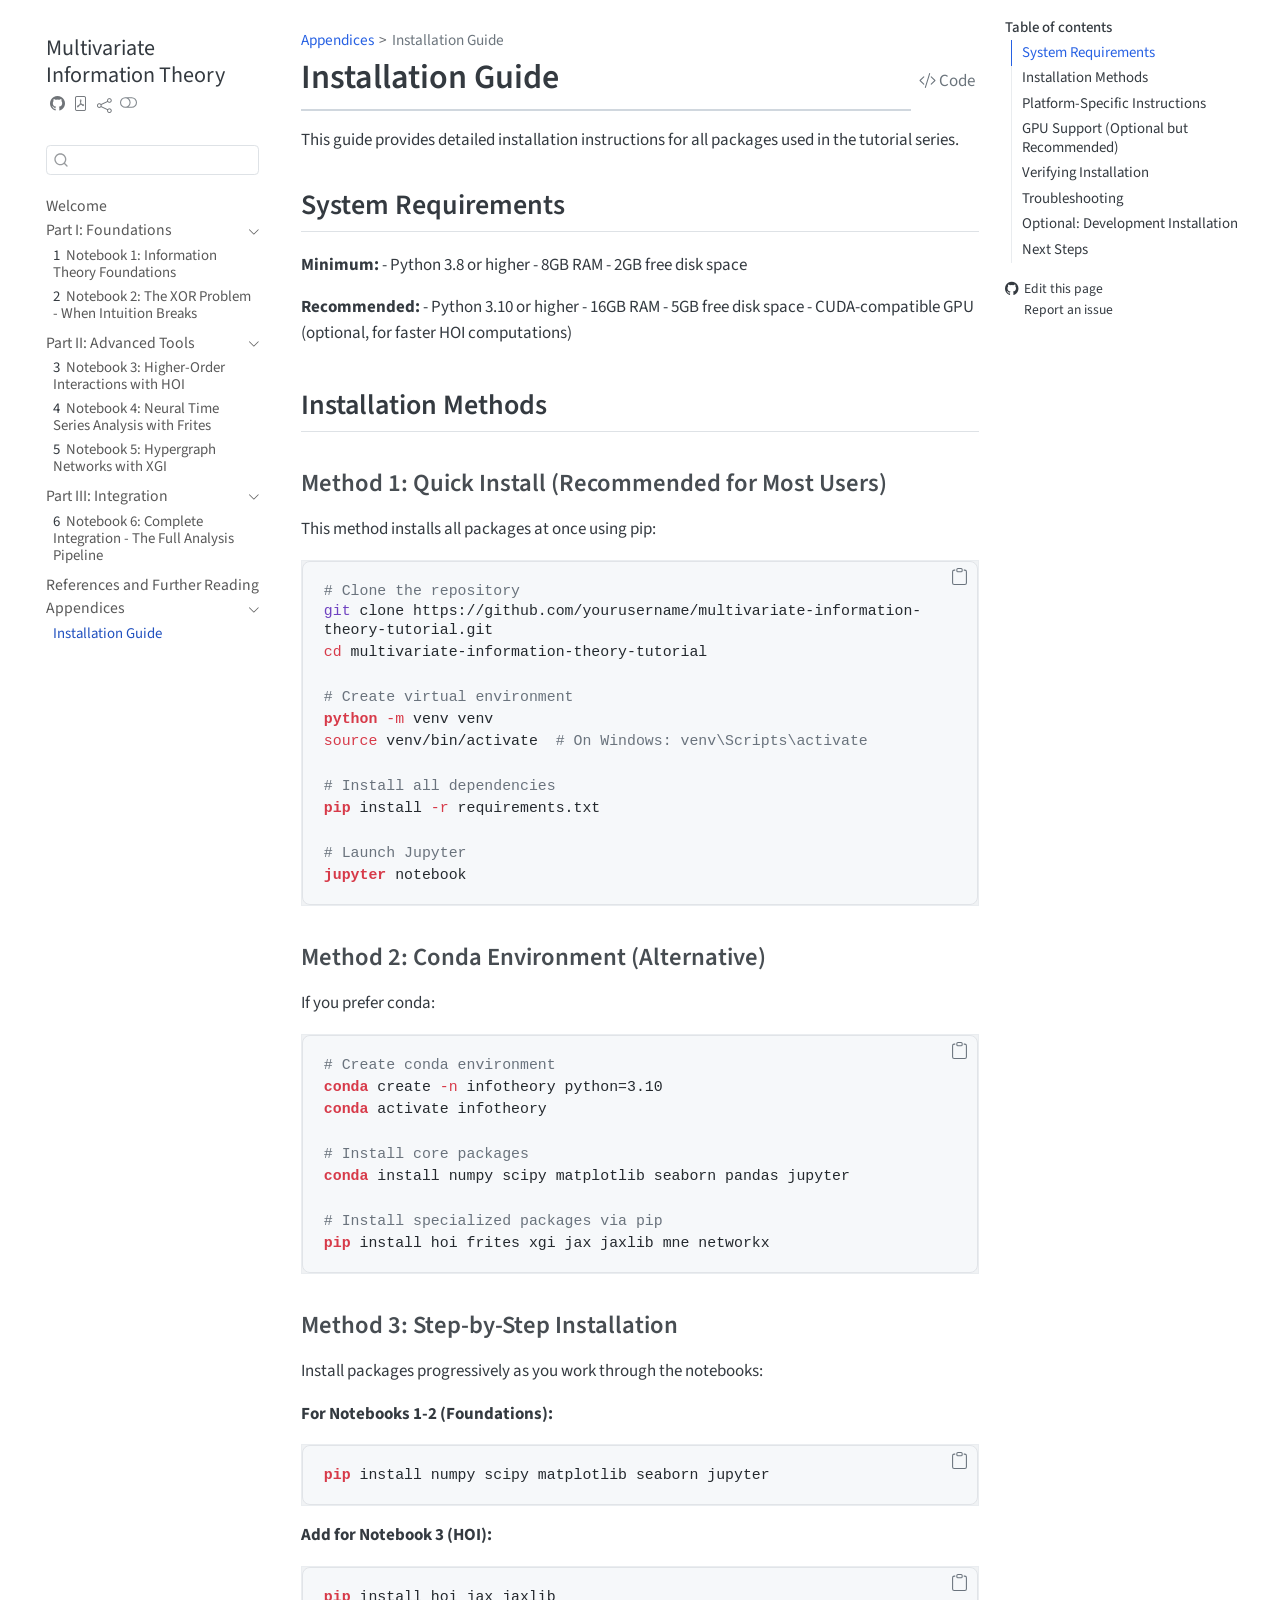
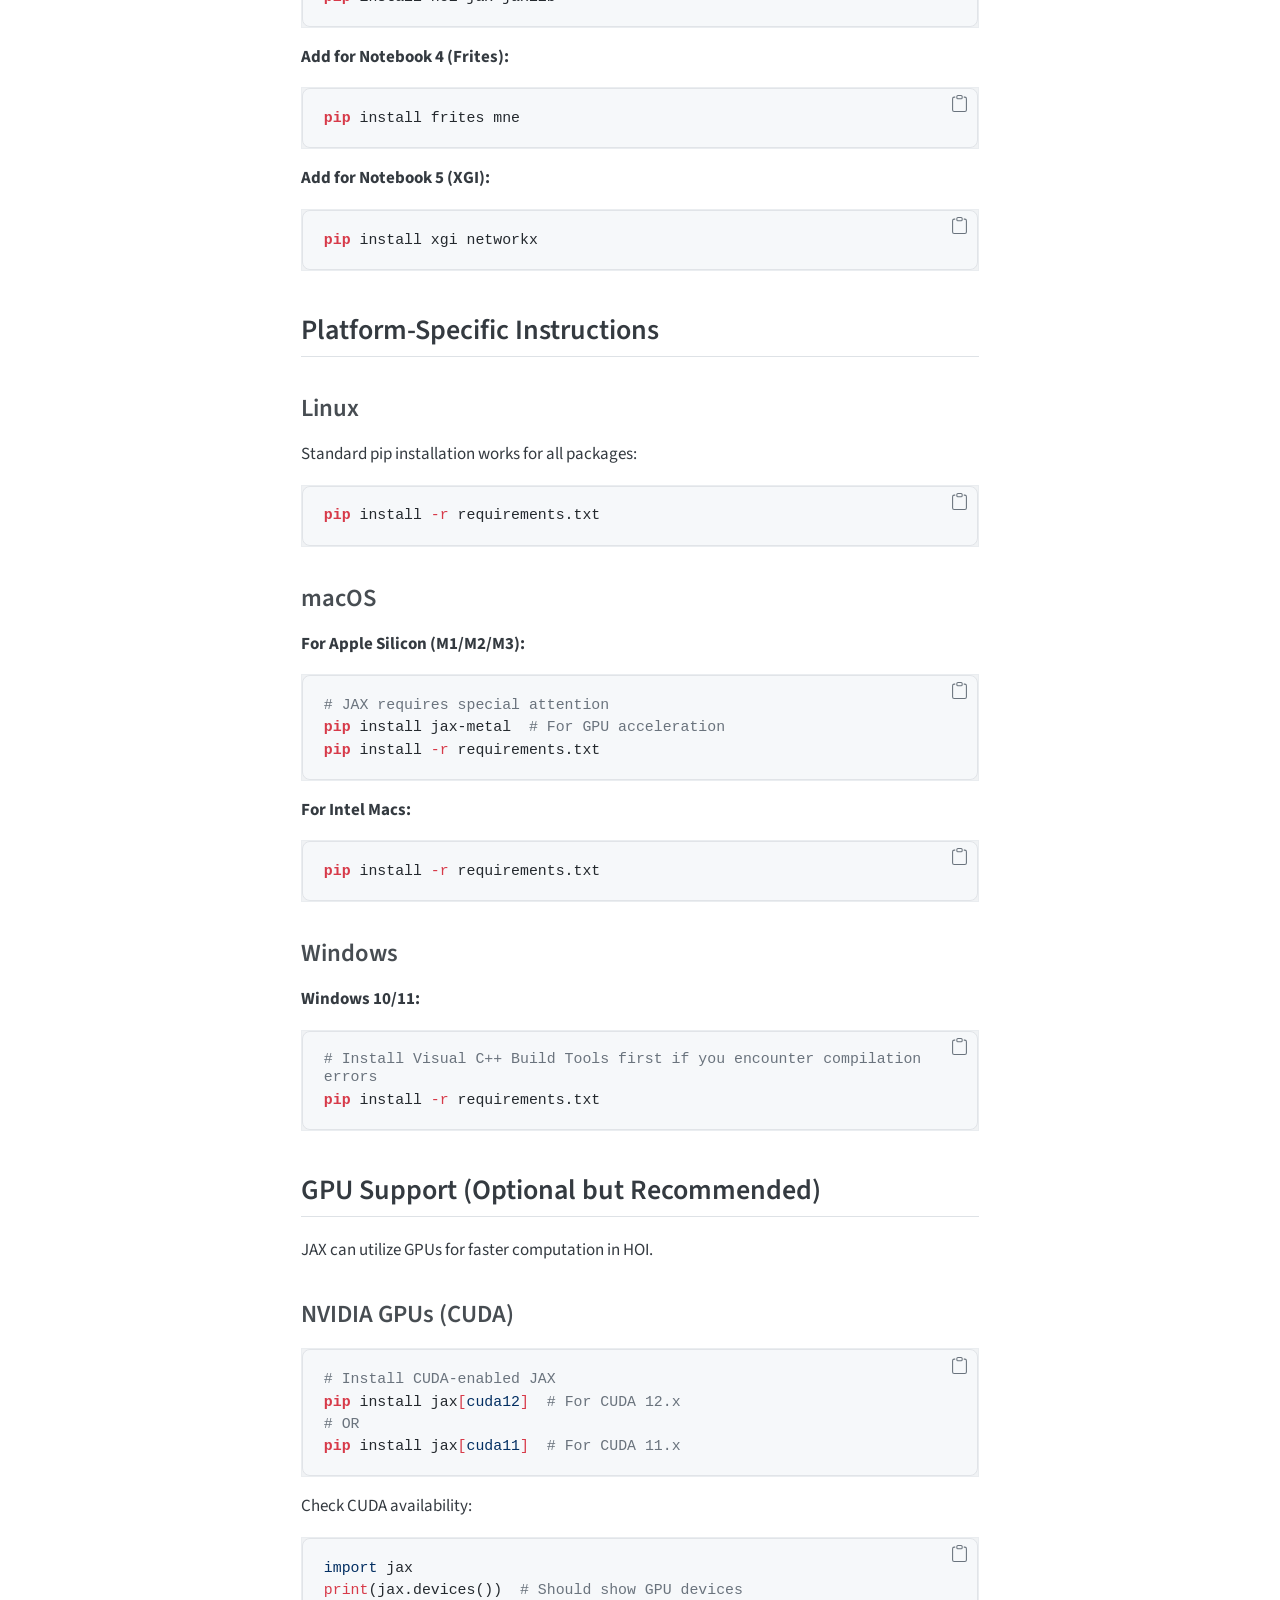
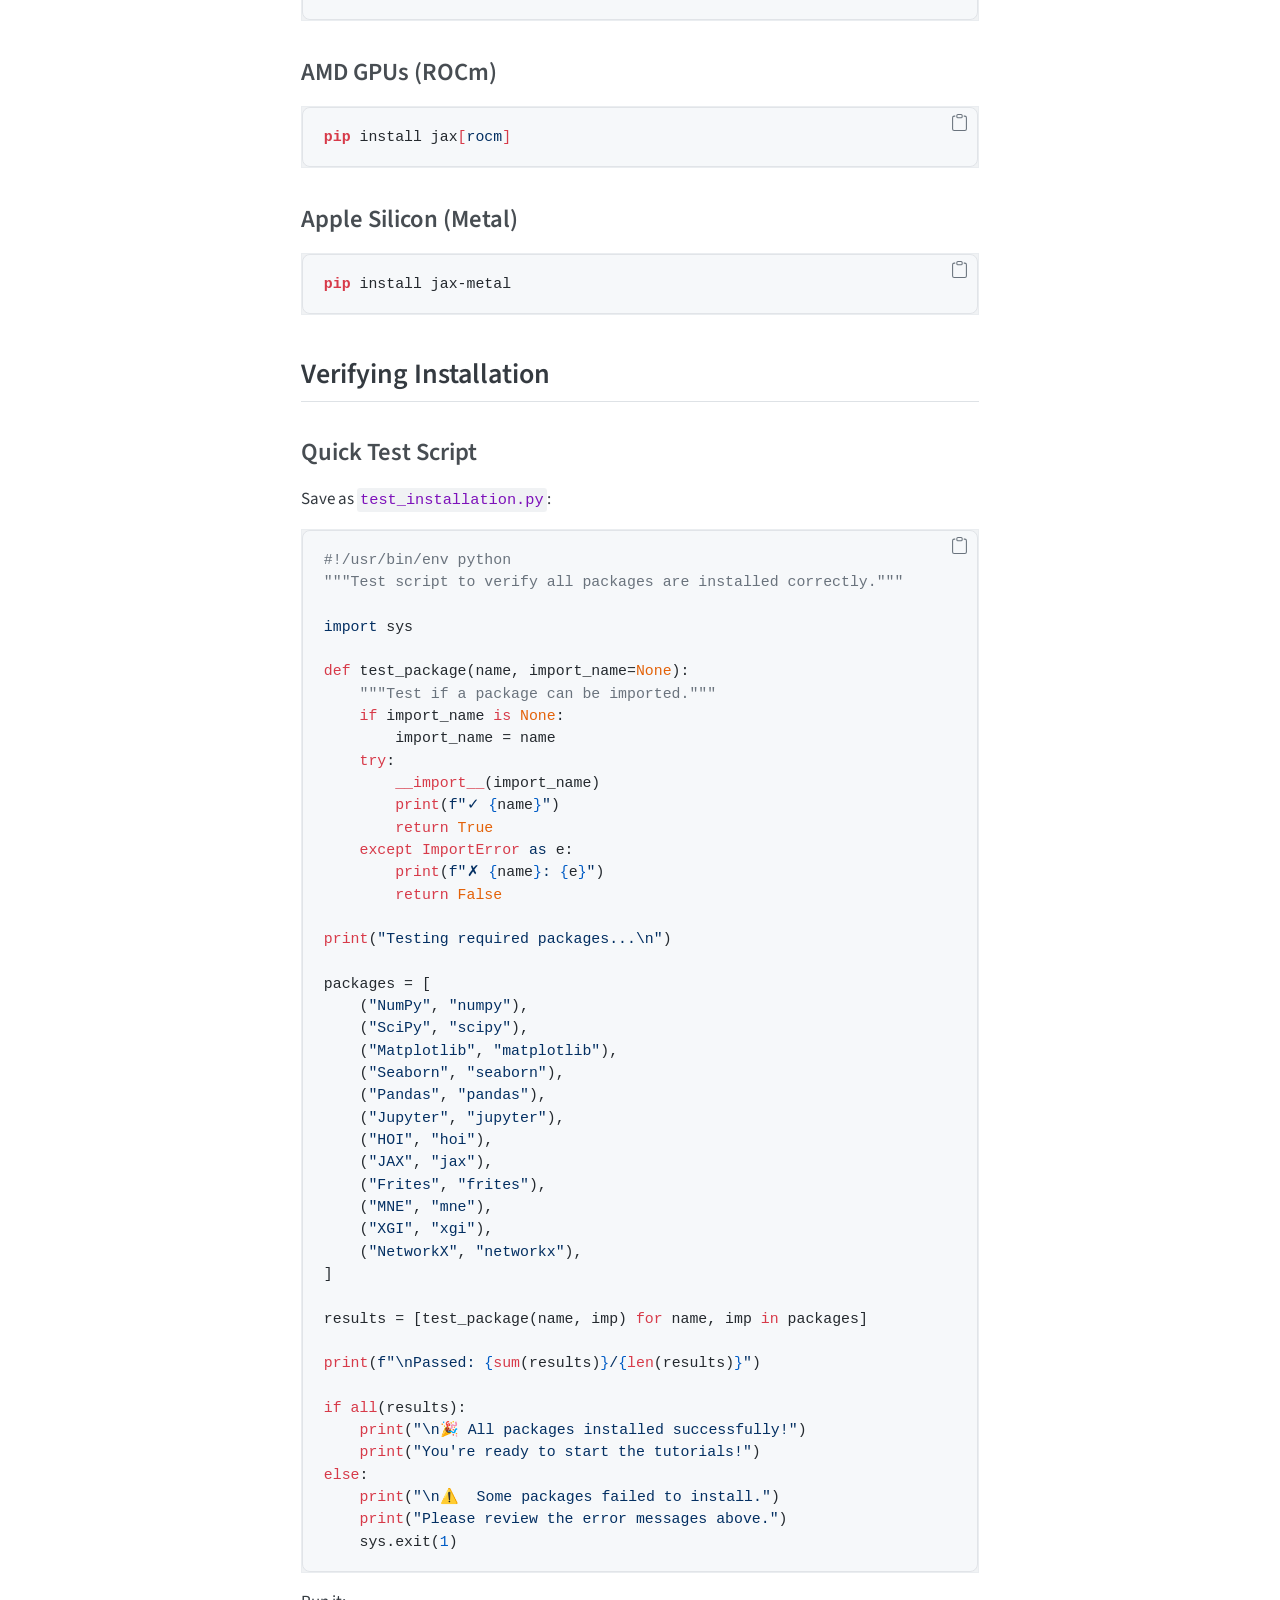
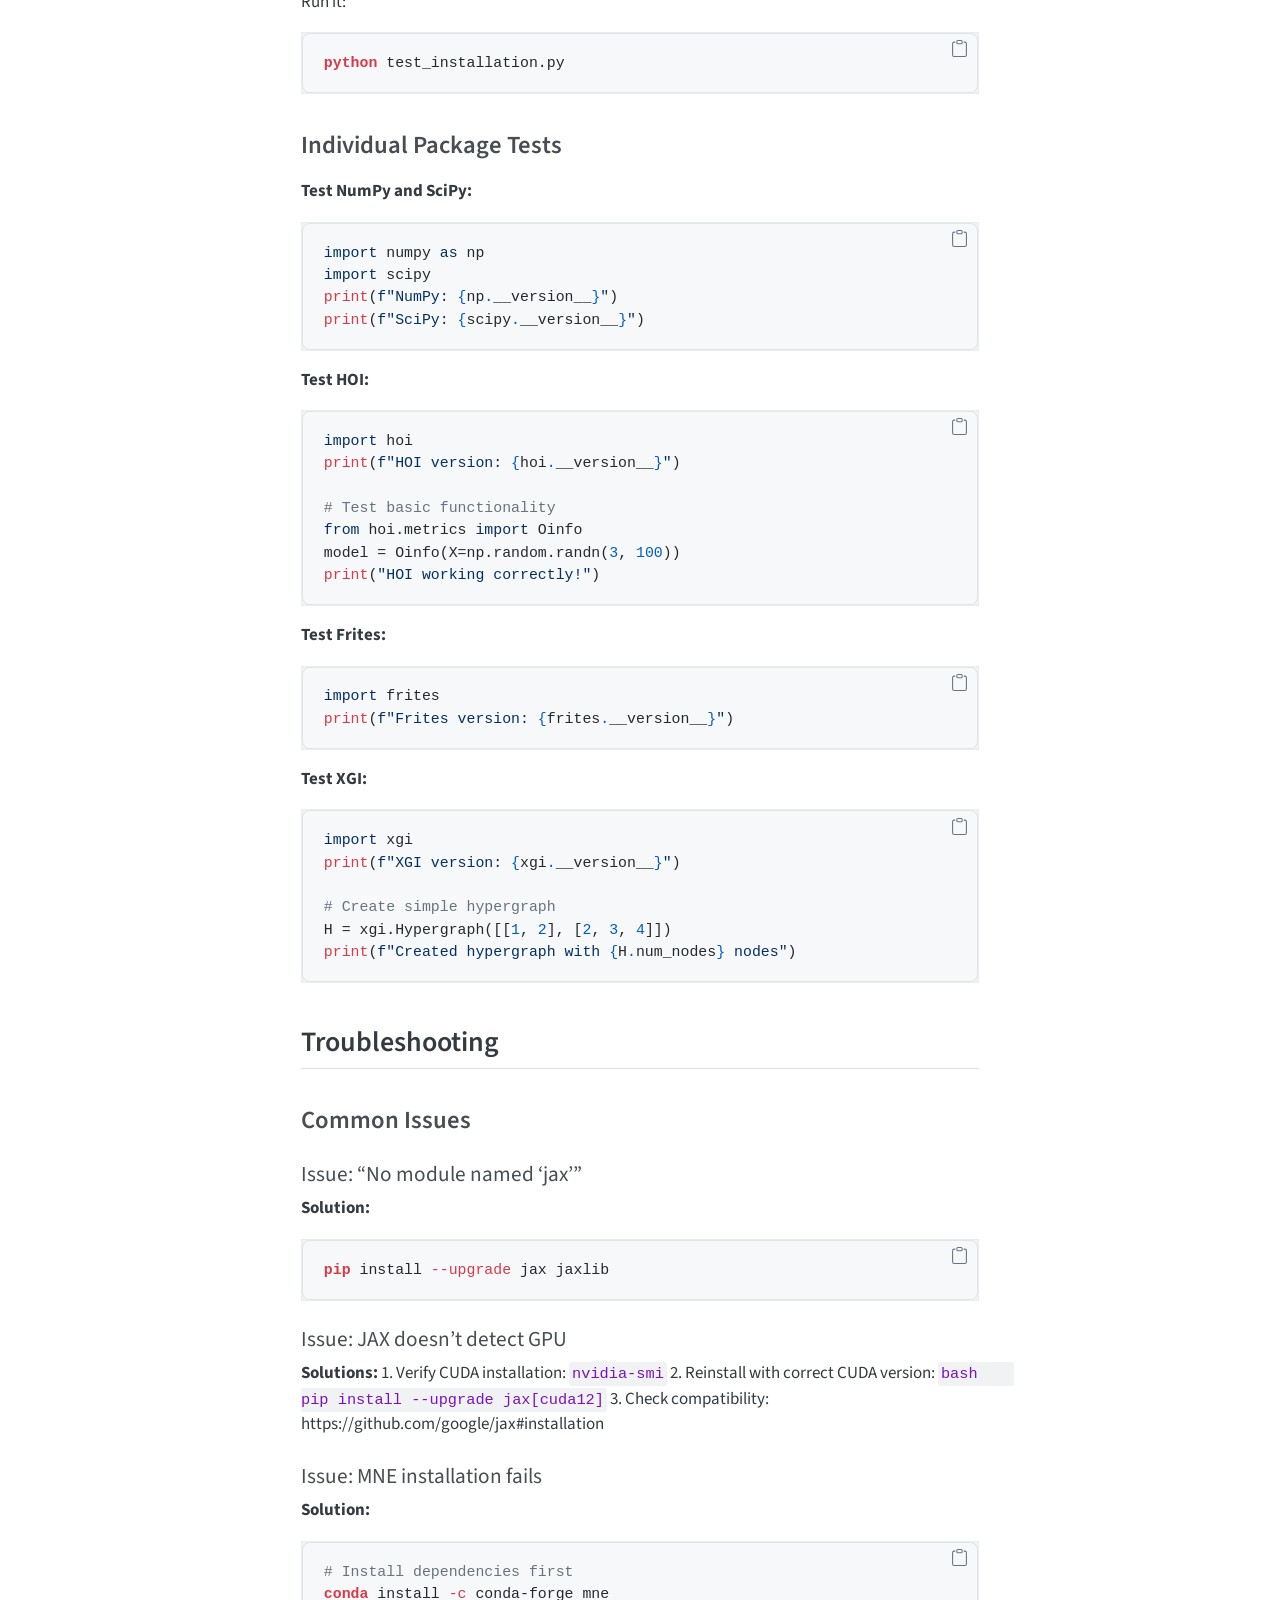
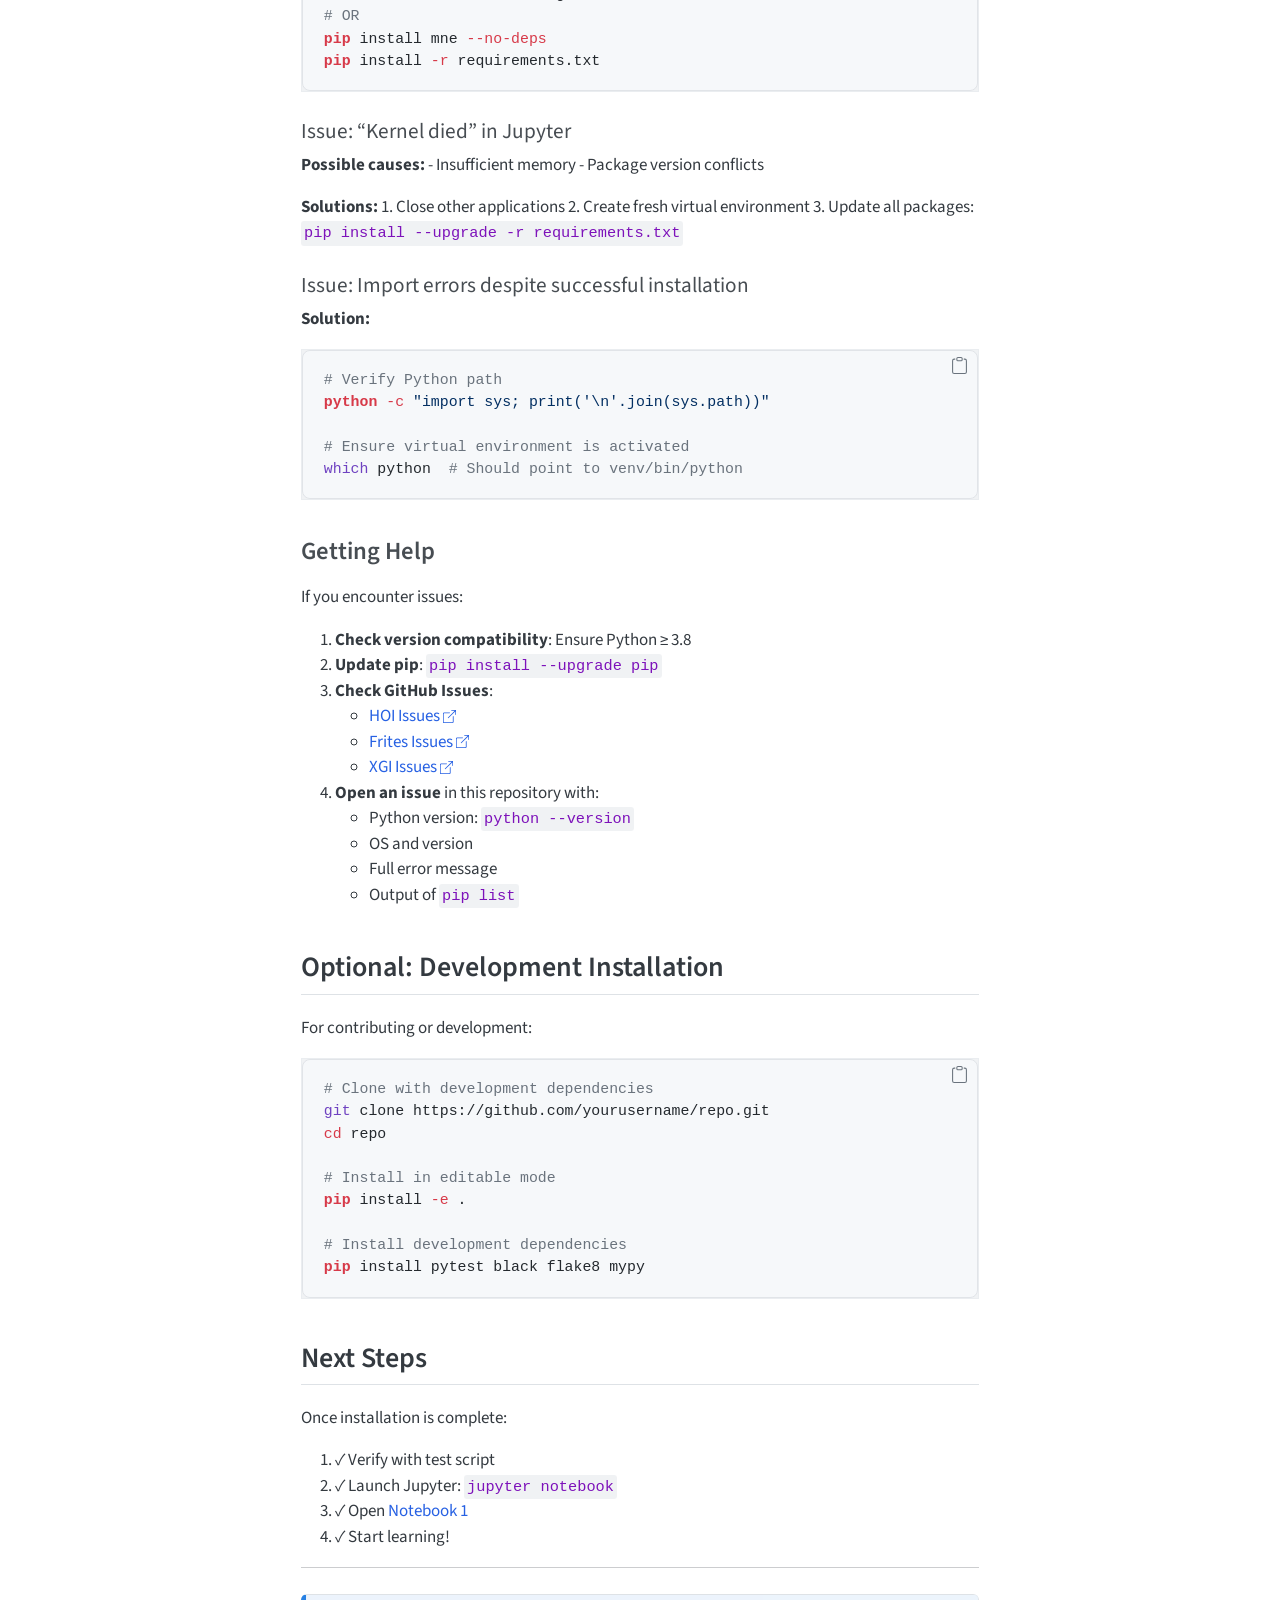
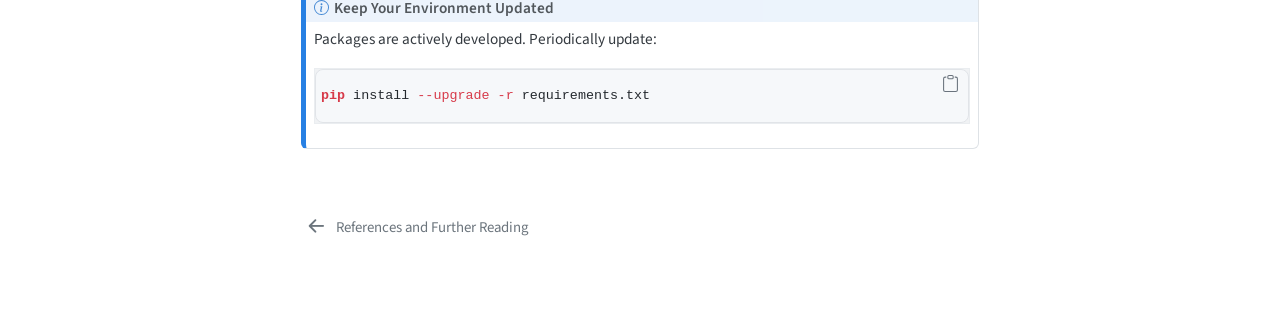
<file: docs/installation_guide.html>
<!DOCTYPE html>
<html xmlns="http://www.w3.org/1999/xhtml" lang="en" xml:lang="en"><head>

<meta charset="utf-8">
<meta name="generator" content="quarto-1.8.26">

<meta name="viewport" content="width=device-width, initial-scale=1.0, user-scalable=yes">


<title>Installation Guide – Multivariate Information Theory</title>
<style>
code{white-space: pre-wrap;}
span.smallcaps{font-variant: small-caps;}
div.columns{display: flex; gap: min(4vw, 1.5em);}
div.column{flex: auto; overflow-x: auto;}
div.hanging-indent{margin-left: 1.5em; text-indent: -1.5em;}
ul.task-list{list-style: none;}
ul.task-list li input[type="checkbox"] {
  width: 0.8em;
  margin: 0 0.8em 0.2em -1em; /* quarto-specific, see https://github.com/quarto-dev/quarto-cli/issues/4556 */ 
  vertical-align: middle;
}
/* CSS for syntax highlighting */
html { -webkit-text-size-adjust: 100%; }
pre > code.sourceCode { white-space: pre; position: relative; }
pre > code.sourceCode > span { display: inline-block; line-height: 1.25; }
pre > code.sourceCode > span:empty { height: 1.2em; }
.sourceCode { overflow: visible; }
code.sourceCode > span { color: inherit; text-decoration: inherit; }
div.sourceCode { margin: 1em 0; }
pre.sourceCode { margin: 0; }
@media screen {
div.sourceCode { overflow: auto; }
}
@media print {
pre > code.sourceCode { white-space: pre-wrap; }
pre > code.sourceCode > span { text-indent: -5em; padding-left: 5em; }
}
pre.numberSource code
  { counter-reset: source-line 0; }
pre.numberSource code > span
  { position: relative; left: -4em; counter-increment: source-line; }
pre.numberSource code > span > a:first-child::before
  { content: counter(source-line);
    position: relative; left: -1em; text-align: right; vertical-align: baseline;
    border: none; display: inline-block;
    -webkit-touch-callout: none; -webkit-user-select: none;
    -khtml-user-select: none; -moz-user-select: none;
    -ms-user-select: none; user-select: none;
    padding: 0 4px; width: 4em;
  }
pre.numberSource { margin-left: 3em;  padding-left: 4px; }
div.sourceCode
  {   }
@media screen {
pre > code.sourceCode > span > a:first-child::before { text-decoration: underline; }
}
</style>


<script src="site_libs/quarto-nav/quarto-nav.js"></script>
<script src="site_libs/quarto-nav/headroom.min.js"></script>
<script src="site_libs/clipboard/clipboard.min.js"></script>
<script src="site_libs/quarto-search/autocomplete.umd.js"></script>
<script src="site_libs/quarto-search/fuse.min.js"></script>
<script src="site_libs/quarto-search/quarto-search.js"></script>
<meta name="quarto:offset" content="./">
<link href="./references.html" rel="prev">
<script src="site_libs/quarto-html/quarto.js" type="module"></script>
<script src="site_libs/quarto-html/tabsets/tabsets.js" type="module"></script>
<script src="site_libs/quarto-html/axe/axe-check.js" type="module"></script>
<script src="site_libs/quarto-html/popper.min.js"></script>
<script src="site_libs/quarto-html/tippy.umd.min.js"></script>
<script src="site_libs/quarto-html/anchor.min.js"></script>
<link href="site_libs/quarto-html/tippy.css" rel="stylesheet">
<link href="site_libs/quarto-html/quarto-syntax-highlighting-597958c53c93a607afca12fd375c57ed.css" rel="stylesheet" class="quarto-color-scheme" id="quarto-text-highlighting-styles">
<link href="site_libs/quarto-html/quarto-syntax-highlighting-dark-7ac2f9da8c2617a4fdd15004b4601015.css" rel="stylesheet" class="quarto-color-scheme quarto-color-alternate" id="quarto-text-highlighting-styles">
<link href="site_libs/quarto-html/quarto-syntax-highlighting-597958c53c93a607afca12fd375c57ed.css" rel="stylesheet" class="quarto-color-scheme-extra" id="quarto-text-highlighting-styles">
<script src="site_libs/bootstrap/bootstrap.min.js"></script>
<link href="site_libs/bootstrap/bootstrap-icons.css" rel="stylesheet">
<link href="site_libs/bootstrap/bootstrap-968d3e63a93d5987d0e6d73d568971dd.min.css" rel="stylesheet" append-hash="true" class="quarto-color-scheme" id="quarto-bootstrap" data-mode="light">
<link href="site_libs/bootstrap/bootstrap-dark-913b17780ec437ee198ef3e682b8cc2c.min.css" rel="stylesheet" append-hash="true" class="quarto-color-scheme quarto-color-alternate" id="quarto-bootstrap" data-mode="dark">
<link href="site_libs/bootstrap/bootstrap-968d3e63a93d5987d0e6d73d568971dd.min.css" rel="stylesheet" append-hash="true" class="quarto-color-scheme-extra" id="quarto-bootstrap" data-mode="light">
<script id="quarto-search-options" type="application/json">{
  "location": "sidebar",
  "copy-button": false,
  "collapse-after": 3,
  "panel-placement": "start",
  "type": "textbox",
  "limit": 50,
  "keyboard-shortcut": [
    "f",
    "/",
    "s"
  ],
  "show-item-context": false,
  "language": {
    "search-no-results-text": "No results",
    "search-matching-documents-text": "matching documents",
    "search-copy-link-title": "Copy link to search",
    "search-hide-matches-text": "Hide additional matches",
    "search-more-match-text": "more match in this document",
    "search-more-matches-text": "more matches in this document",
    "search-clear-button-title": "Clear",
    "search-text-placeholder": "",
    "search-detached-cancel-button-title": "Cancel",
    "search-submit-button-title": "Submit",
    "search-label": "Search"
  }
}</script>
<style>html{ scroll-behavior: smooth; }</style>


<link rel="stylesheet" href="styles.css">
</head>

<body class="nav-sidebar floating quarto-light"><script id="quarto-html-before-body" type="application/javascript">
    const toggleBodyColorMode = (bsSheetEl) => {
      const mode = bsSheetEl.getAttribute("data-mode");
      const bodyEl = window.document.querySelector("body");
      if (mode === "dark") {
        bodyEl.classList.add("quarto-dark");
        bodyEl.classList.remove("quarto-light");
      } else {
        bodyEl.classList.add("quarto-light");
        bodyEl.classList.remove("quarto-dark");
      }
    }
    const toggleBodyColorPrimary = () => {
      const bsSheetEl = window.document.querySelector("link#quarto-bootstrap:not([rel=disabled-stylesheet])");
      if (bsSheetEl) {
        toggleBodyColorMode(bsSheetEl);
      }
    }
    const setColorSchemeToggle = (alternate) => {
      const toggles = window.document.querySelectorAll('.quarto-color-scheme-toggle');
      for (let i=0; i < toggles.length; i++) {
        const toggle = toggles[i];
        if (toggle) {
          if (alternate) {
            toggle.classList.add("alternate");
          } else {
            toggle.classList.remove("alternate");
          }
        }
      }
    };
    const toggleColorMode = (alternate) => {
      // Switch the stylesheets
      const primaryStylesheets = window.document.querySelectorAll('link.quarto-color-scheme:not(.quarto-color-alternate)');
      const alternateStylesheets = window.document.querySelectorAll('link.quarto-color-scheme.quarto-color-alternate');
      manageTransitions('#quarto-margin-sidebar .nav-link', false);
      if (alternate) {
        // note: dark is layered on light, we don't disable primary!
        enableStylesheet(alternateStylesheets);
        for (const sheetNode of alternateStylesheets) {
          if (sheetNode.id === "quarto-bootstrap") {
            toggleBodyColorMode(sheetNode);
          }
        }
      } else {
        disableStylesheet(alternateStylesheets);
        enableStylesheet(primaryStylesheets)
        toggleBodyColorPrimary();
      }
      manageTransitions('#quarto-margin-sidebar .nav-link', true);
      // Switch the toggles
      setColorSchemeToggle(alternate)
      // Hack to workaround the fact that safari doesn't
      // properly recolor the scrollbar when toggling (#1455)
      if (navigator.userAgent.indexOf('Safari') > 0 && navigator.userAgent.indexOf('Chrome') == -1) {
        manageTransitions("body", false);
        window.scrollTo(0, 1);
        setTimeout(() => {
          window.scrollTo(0, 0);
          manageTransitions("body", true);
        }, 40);
      }
    }
    const disableStylesheet = (stylesheets) => {
      for (let i=0; i < stylesheets.length; i++) {
        const stylesheet = stylesheets[i];
        stylesheet.rel = 'disabled-stylesheet';
      }
    }
    const enableStylesheet = (stylesheets) => {
      for (let i=0; i < stylesheets.length; i++) {
        const stylesheet = stylesheets[i];
        if(stylesheet.rel !== 'stylesheet') { // for Chrome, which will still FOUC without this check
          stylesheet.rel = 'stylesheet';
        }
      }
    }
    const manageTransitions = (selector, allowTransitions) => {
      const els = window.document.querySelectorAll(selector);
      for (let i=0; i < els.length; i++) {
        const el = els[i];
        if (allowTransitions) {
          el.classList.remove('notransition');
        } else {
          el.classList.add('notransition');
        }
      }
    }
    const isFileUrl = () => {
      return window.location.protocol === 'file:';
    }
    const hasAlternateSentinel = () => {
      let styleSentinel = getColorSchemeSentinel();
      if (styleSentinel !== null) {
        return styleSentinel === "alternate";
      } else {
        return false;
      }
    }
    const setStyleSentinel = (alternate) => {
      const value = alternate ? "alternate" : "default";
      if (!isFileUrl()) {
        window.localStorage.setItem("quarto-color-scheme", value);
      } else {
        localAlternateSentinel = value;
      }
    }
    const getColorSchemeSentinel = () => {
      if (!isFileUrl()) {
        const storageValue = window.localStorage.getItem("quarto-color-scheme");
        return storageValue != null ? storageValue : localAlternateSentinel;
      } else {
        return localAlternateSentinel;
      }
    }
    const toggleGiscusIfUsed = (isAlternate, darkModeDefault) => {
      const baseTheme = document.querySelector('#giscus-base-theme')?.value ?? 'light';
      const alternateTheme = document.querySelector('#giscus-alt-theme')?.value ?? 'dark';
      let newTheme = '';
      if(authorPrefersDark) {
        newTheme = isAlternate ? baseTheme : alternateTheme;
      } else {
        newTheme = isAlternate ? alternateTheme : baseTheme;
      }
      const changeGiscusTheme = () => {
        // From: https://github.com/giscus/giscus/issues/336
        const sendMessage = (message) => {
          const iframe = document.querySelector('iframe.giscus-frame');
          if (!iframe) return;
          iframe.contentWindow.postMessage({ giscus: message }, 'https://giscus.app');
        }
        sendMessage({
          setConfig: {
            theme: newTheme
          }
        });
      }
      const isGiscussLoaded = window.document.querySelector('iframe.giscus-frame') !== null;
      if (isGiscussLoaded) {
        changeGiscusTheme();
      }
    };
    const authorPrefersDark = false;
    const darkModeDefault = authorPrefersDark;
      document.querySelector('link#quarto-text-highlighting-styles.quarto-color-scheme-extra').rel = 'disabled-stylesheet';
      document.querySelector('link#quarto-bootstrap.quarto-color-scheme-extra').rel = 'disabled-stylesheet';
    let localAlternateSentinel = darkModeDefault ? 'alternate' : 'default';
    // Dark / light mode switch
    window.quartoToggleColorScheme = () => {
      // Read the current dark / light value
      let toAlternate = !hasAlternateSentinel();
      toggleColorMode(toAlternate);
      setStyleSentinel(toAlternate);
      toggleGiscusIfUsed(toAlternate, darkModeDefault);
      window.dispatchEvent(new Event('resize'));
    };
    // Switch to dark mode if need be
    if (hasAlternateSentinel()) {
      toggleColorMode(true);
    } else {
      toggleColorMode(false);
    }
  </script>

<div id="quarto-search-results"></div>
  <header id="quarto-header" class="headroom fixed-top">
  <nav class="quarto-secondary-nav">
    <div class="container-fluid d-flex">
      <button type="button" class="quarto-btn-toggle btn" data-bs-toggle="collapse" role="button" data-bs-target=".quarto-sidebar-collapse-item" aria-controls="quarto-sidebar" aria-expanded="false" aria-label="Toggle sidebar navigation" onclick="if (window.quartoToggleHeadroom) { window.quartoToggleHeadroom(); }">
        <i class="bi bi-layout-text-sidebar-reverse"></i>
      </button>
        <nav class="quarto-page-breadcrumbs" aria-label="breadcrumb"><ol class="breadcrumb"><li class="breadcrumb-item"><a href="./installation_guide.html">Appendices</a></li><li class="breadcrumb-item"><a href="./installation_guide.html">Installation Guide</a></li></ol></nav>
        <a class="flex-grow-1" role="navigation" data-bs-toggle="collapse" data-bs-target=".quarto-sidebar-collapse-item" aria-controls="quarto-sidebar" aria-expanded="false" aria-label="Toggle sidebar navigation" onclick="if (window.quartoToggleHeadroom) { window.quartoToggleHeadroom(); }">      
        </a>
      <button type="button" class="btn quarto-search-button" aria-label="Search" onclick="window.quartoOpenSearch();">
        <i class="bi bi-search"></i>
      </button>
    </div>
  </nav>
</header>
<!-- content -->
<div id="quarto-content" class="quarto-container page-columns page-rows-contents page-layout-article">
<!-- sidebar -->
  <nav id="quarto-sidebar" class="sidebar collapse collapse-horizontal quarto-sidebar-collapse-item sidebar-navigation floating overflow-auto">
    <div class="pt-lg-2 mt-2 text-left sidebar-header">
    <div class="sidebar-title mb-0 py-0">
      <a href="./">Multivariate Information Theory</a> 
        <div class="sidebar-tools-main tools-wide">
    <a href="https://github.com/lordgrilo/cnww-hoi" title="Source Code" class="quarto-navigation-tool px-1" aria-label="Source Code"><i class="bi bi-github"></i></a>
    <a href="./Multivariate-Information-Theory.pdf" title="Download PDF" class="quarto-navigation-tool px-1" aria-label="Download PDF"><i class="bi bi-file-pdf"></i></a>
    <div class="dropdown">
      <a href="" title="Share" id="quarto-navigation-tool-dropdown-0" class="quarto-navigation-tool dropdown-toggle px-1" data-bs-toggle="dropdown" aria-expanded="false" role="link" aria-label="Share"><i class="bi bi-share"></i></a>
      <ul class="dropdown-menu" aria-labelledby="quarto-navigation-tool-dropdown-0">
          <li>
            <a class="dropdown-item sidebar-tools-main-item" href="https://twitter.com/intent/tweet?url=|url|">
              <i class="bi bi-twitter pe-1"></i>
            Twitter
            </a>
          </li>
          <li>
            <a class="dropdown-item sidebar-tools-main-item" href="https://www.linkedin.com/sharing/share-offsite/?url=|url|">
              <i class="bi bi-linkedin pe-1"></i>
            LinkedIn
            </a>
          </li>
      </ul>
    </div>
  <a href="" class="quarto-color-scheme-toggle quarto-navigation-tool  px-1" onclick="window.quartoToggleColorScheme(); return false;" title="Toggle dark mode"><i class="bi"></i></a>
</div>
    </div>
      </div>
        <div class="mt-2 flex-shrink-0 align-items-center">
        <div class="sidebar-search">
        <div id="quarto-search" class="" title="Search"></div>
        </div>
        </div>
    <div class="sidebar-menu-container"> 
    <ul class="list-unstyled mt-1">
        <li class="sidebar-item">
  <div class="sidebar-item-container"> 
  <a href="./index.html" class="sidebar-item-text sidebar-link">
 <span class="menu-text">Welcome</span></a>
  </div>
</li>
        <li class="sidebar-item sidebar-item-section">
      <div class="sidebar-item-container"> 
            <a class="sidebar-item-text sidebar-link text-start" data-bs-toggle="collapse" data-bs-target="#quarto-sidebar-section-1" role="navigation" aria-expanded="true">
 <span class="menu-text">Part I: Foundations</span></a>
          <a class="sidebar-item-toggle text-start" data-bs-toggle="collapse" data-bs-target="#quarto-sidebar-section-1" role="navigation" aria-expanded="true" aria-label="Toggle section">
            <i class="bi bi-chevron-right ms-2"></i>
          </a> 
      </div>
      <ul id="quarto-sidebar-section-1" class="collapse list-unstyled sidebar-section depth1 show">  
          <li class="sidebar-item">
  <div class="sidebar-item-container"> 
  <a href="./01_information_theory_foundations.html" class="sidebar-item-text sidebar-link">
 <span class="menu-text"><span class="chapter-number">1</span>&nbsp; <span class="chapter-title">Notebook 1: Information Theory Foundations</span></span></a>
  </div>
</li>
          <li class="sidebar-item">
  <div class="sidebar-item-container"> 
  <a href="./02_xor_problem_synergy.html" class="sidebar-item-text sidebar-link">
 <span class="menu-text"><span class="chapter-number">2</span>&nbsp; <span class="chapter-title">Notebook 2: The XOR Problem - When Intuition Breaks</span></span></a>
  </div>
</li>
      </ul>
  </li>
        <li class="sidebar-item sidebar-item-section">
      <div class="sidebar-item-container"> 
            <a class="sidebar-item-text sidebar-link text-start" data-bs-toggle="collapse" data-bs-target="#quarto-sidebar-section-2" role="navigation" aria-expanded="true">
 <span class="menu-text">Part II: Advanced Tools</span></a>
          <a class="sidebar-item-toggle text-start" data-bs-toggle="collapse" data-bs-target="#quarto-sidebar-section-2" role="navigation" aria-expanded="true" aria-label="Toggle section">
            <i class="bi bi-chevron-right ms-2"></i>
          </a> 
      </div>
      <ul id="quarto-sidebar-section-2" class="collapse list-unstyled sidebar-section depth1 show">  
          <li class="sidebar-item">
  <div class="sidebar-item-container"> 
  <a href="./03_hoi_higher_order_interactions.html" class="sidebar-item-text sidebar-link">
 <span class="menu-text"><span class="chapter-number">3</span>&nbsp; <span class="chapter-title">Notebook 3: Higher-Order Interactions with HOI</span></span></a>
  </div>
</li>
          <li class="sidebar-item">
  <div class="sidebar-item-container"> 
  <a href="./04_frites_neural_timeseries.html" class="sidebar-item-text sidebar-link">
 <span class="menu-text"><span class="chapter-number">4</span>&nbsp; <span class="chapter-title">Notebook 4: Neural Time Series Analysis with Frites</span></span></a>
  </div>
</li>
          <li class="sidebar-item">
  <div class="sidebar-item-container"> 
  <a href="./05_xgi_hypergraph_networks.html" class="sidebar-item-text sidebar-link">
 <span class="menu-text"><span class="chapter-number">5</span>&nbsp; <span class="chapter-title">Notebook 5: Hypergraph Networks with XGI</span></span></a>
  </div>
</li>
      </ul>
  </li>
        <li class="sidebar-item sidebar-item-section">
      <div class="sidebar-item-container"> 
            <a class="sidebar-item-text sidebar-link text-start" data-bs-toggle="collapse" data-bs-target="#quarto-sidebar-section-3" role="navigation" aria-expanded="true">
 <span class="menu-text">Part III: Integration</span></a>
          <a class="sidebar-item-toggle text-start" data-bs-toggle="collapse" data-bs-target="#quarto-sidebar-section-3" role="navigation" aria-expanded="true" aria-label="Toggle section">
            <i class="bi bi-chevron-right ms-2"></i>
          </a> 
      </div>
      <ul id="quarto-sidebar-section-3" class="collapse list-unstyled sidebar-section depth1 show">  
          <li class="sidebar-item">
  <div class="sidebar-item-container"> 
  <a href="./06_complete_integration.html" class="sidebar-item-text sidebar-link">
 <span class="menu-text"><span class="chapter-number">6</span>&nbsp; <span class="chapter-title">Notebook 6: Complete Integration - The Full Analysis Pipeline</span></span></a>
  </div>
</li>
      </ul>
  </li>
        <li class="sidebar-item">
  <div class="sidebar-item-container"> 
  <a href="./references.html" class="sidebar-item-text sidebar-link">
 <span class="menu-text">References and Further Reading</span></a>
  </div>
</li>
        <li class="sidebar-item sidebar-item-section">
      <div class="sidebar-item-container"> 
            <a class="sidebar-item-text sidebar-link text-start" data-bs-toggle="collapse" data-bs-target="#quarto-sidebar-section-4" role="navigation" aria-expanded="true">
 <span class="menu-text">Appendices</span></a>
          <a class="sidebar-item-toggle text-start" data-bs-toggle="collapse" data-bs-target="#quarto-sidebar-section-4" role="navigation" aria-expanded="true" aria-label="Toggle section">
            <i class="bi bi-chevron-right ms-2"></i>
          </a> 
      </div>
      <ul id="quarto-sidebar-section-4" class="collapse list-unstyled sidebar-section depth1 show">  
          <li class="sidebar-item">
  <div class="sidebar-item-container"> 
  <a href="./installation_guide.html" class="sidebar-item-text sidebar-link active">
 <span class="menu-text">Installation Guide</span></a>
  </div>
</li>
      </ul>
  </li>
    </ul>
    </div>
</nav>
<div id="quarto-sidebar-glass" class="quarto-sidebar-collapse-item" data-bs-toggle="collapse" data-bs-target=".quarto-sidebar-collapse-item"></div>
<!-- margin-sidebar -->
    <div id="quarto-margin-sidebar" class="sidebar margin-sidebar">
        <nav id="TOC" role="doc-toc" class="toc-active">
    <h2 id="toc-title">Table of contents</h2>
   
  <ul>
  <li><a href="#system-requirements" id="toc-system-requirements" class="nav-link active" data-scroll-target="#system-requirements">System Requirements</a></li>
  <li><a href="#installation-methods" id="toc-installation-methods" class="nav-link" data-scroll-target="#installation-methods">Installation Methods</a>
  <ul class="collapse">
  <li><a href="#method-1-quick-install-recommended-for-most-users" id="toc-method-1-quick-install-recommended-for-most-users" class="nav-link" data-scroll-target="#method-1-quick-install-recommended-for-most-users">Method 1: Quick Install (Recommended for Most Users)</a></li>
  <li><a href="#method-2-conda-environment-alternative" id="toc-method-2-conda-environment-alternative" class="nav-link" data-scroll-target="#method-2-conda-environment-alternative">Method 2: Conda Environment (Alternative)</a></li>
  <li><a href="#method-3-step-by-step-installation" id="toc-method-3-step-by-step-installation" class="nav-link" data-scroll-target="#method-3-step-by-step-installation">Method 3: Step-by-Step Installation</a></li>
  </ul></li>
  <li><a href="#platform-specific-instructions" id="toc-platform-specific-instructions" class="nav-link" data-scroll-target="#platform-specific-instructions">Platform-Specific Instructions</a>
  <ul class="collapse">
  <li><a href="#linux" id="toc-linux" class="nav-link" data-scroll-target="#linux">Linux</a></li>
  <li><a href="#macos" id="toc-macos" class="nav-link" data-scroll-target="#macos">macOS</a></li>
  <li><a href="#windows" id="toc-windows" class="nav-link" data-scroll-target="#windows">Windows</a></li>
  </ul></li>
  <li><a href="#gpu-support-optional-but-recommended" id="toc-gpu-support-optional-but-recommended" class="nav-link" data-scroll-target="#gpu-support-optional-but-recommended">GPU Support (Optional but Recommended)</a>
  <ul class="collapse">
  <li><a href="#nvidia-gpus-cuda" id="toc-nvidia-gpus-cuda" class="nav-link" data-scroll-target="#nvidia-gpus-cuda">NVIDIA GPUs (CUDA)</a></li>
  <li><a href="#amd-gpus-rocm" id="toc-amd-gpus-rocm" class="nav-link" data-scroll-target="#amd-gpus-rocm">AMD GPUs (ROCm)</a></li>
  <li><a href="#apple-silicon-metal" id="toc-apple-silicon-metal" class="nav-link" data-scroll-target="#apple-silicon-metal">Apple Silicon (Metal)</a></li>
  </ul></li>
  <li><a href="#verifying-installation" id="toc-verifying-installation" class="nav-link" data-scroll-target="#verifying-installation">Verifying Installation</a>
  <ul class="collapse">
  <li><a href="#quick-test-script" id="toc-quick-test-script" class="nav-link" data-scroll-target="#quick-test-script">Quick Test Script</a></li>
  <li><a href="#individual-package-tests" id="toc-individual-package-tests" class="nav-link" data-scroll-target="#individual-package-tests">Individual Package Tests</a></li>
  </ul></li>
  <li><a href="#troubleshooting" id="toc-troubleshooting" class="nav-link" data-scroll-target="#troubleshooting">Troubleshooting</a>
  <ul class="collapse">
  <li><a href="#common-issues" id="toc-common-issues" class="nav-link" data-scroll-target="#common-issues">Common Issues</a></li>
  <li><a href="#getting-help" id="toc-getting-help" class="nav-link" data-scroll-target="#getting-help">Getting Help</a></li>
  </ul></li>
  <li><a href="#optional-development-installation" id="toc-optional-development-installation" class="nav-link" data-scroll-target="#optional-development-installation">Optional: Development Installation</a></li>
  <li><a href="#next-steps" id="toc-next-steps" class="nav-link" data-scroll-target="#next-steps">Next Steps</a></li>
  </ul>
<div class="toc-actions"><ul><li><a href="https://github.com/lordgrilo/cnww-hoi/edit/main/installation_guide.md" class="toc-action"><i class="bi bi-github"></i>Edit this page</a></li><li><a href="https://github.com/lordgrilo/cnww-hoi/issues/new" class="toc-action"><i class="bi empty"></i>Report an issue</a></li></ul></div></nav>
    </div>
<!-- main -->
<main class="content" id="quarto-document-content">


<header id="title-block-header" class="quarto-title-block default"><nav class="quarto-page-breadcrumbs quarto-title-breadcrumbs d-none d-lg-block" aria-label="breadcrumb"><ol class="breadcrumb"><li class="breadcrumb-item"><a href="./installation_guide.html">Appendices</a></li><li class="breadcrumb-item"><a href="./installation_guide.html">Installation Guide</a></li></ol></nav>
<div class="quarto-title">
<div class="quarto-title-block"><div><h1 class="title">Installation Guide</h1><button type="button" class="btn code-tools-button" id="quarto-code-tools-source"><i class="bi"></i> Code</button></div></div>
</div>



<div class="quarto-title-meta">

    
  
    
  </div>
  


</header>


<p>This guide provides detailed installation instructions for all packages used in the tutorial series.</p>
<section id="system-requirements" class="level2">
<h2 class="anchored" data-anchor-id="system-requirements">System Requirements</h2>
<p><strong>Minimum:</strong> - Python 3.8 or higher - 8GB RAM - 2GB free disk space</p>
<p><strong>Recommended:</strong> - Python 3.10 or higher - 16GB RAM - 5GB free disk space - CUDA-compatible GPU (optional, for faster HOI computations)</p>
</section>
<section id="installation-methods" class="level2">
<h2 class="anchored" data-anchor-id="installation-methods">Installation Methods</h2>
<section id="method-1-quick-install-recommended-for-most-users" class="level3">
<h3 class="anchored" data-anchor-id="method-1-quick-install-recommended-for-most-users">Method 1: Quick Install (Recommended for Most Users)</h3>
<p>This method installs all packages at once using pip:</p>
<div class="code-copy-outer-scaffold"><div class="sourceCode" id="cb1"><pre class="sourceCode bash code-with-copy"><code class="sourceCode bash"><span id="cb1-1"><a href="#cb1-1" aria-hidden="true" tabindex="-1"></a><span class="co"># Clone the repository</span></span>
<span id="cb1-2"><a href="#cb1-2" aria-hidden="true" tabindex="-1"></a><span class="fu">git</span> clone https://github.com/yourusername/multivariate-information-theory-tutorial.git</span>
<span id="cb1-3"><a href="#cb1-3" aria-hidden="true" tabindex="-1"></a><span class="bu">cd</span> multivariate-information-theory-tutorial</span>
<span id="cb1-4"><a href="#cb1-4" aria-hidden="true" tabindex="-1"></a></span>
<span id="cb1-5"><a href="#cb1-5" aria-hidden="true" tabindex="-1"></a><span class="co"># Create virtual environment</span></span>
<span id="cb1-6"><a href="#cb1-6" aria-hidden="true" tabindex="-1"></a><span class="ex">python</span> <span class="at">-m</span> venv venv</span>
<span id="cb1-7"><a href="#cb1-7" aria-hidden="true" tabindex="-1"></a><span class="bu">source</span> venv/bin/activate  <span class="co"># On Windows: venv\Scripts\activate</span></span>
<span id="cb1-8"><a href="#cb1-8" aria-hidden="true" tabindex="-1"></a></span>
<span id="cb1-9"><a href="#cb1-9" aria-hidden="true" tabindex="-1"></a><span class="co"># Install all dependencies</span></span>
<span id="cb1-10"><a href="#cb1-10" aria-hidden="true" tabindex="-1"></a><span class="ex">pip</span> install <span class="at">-r</span> requirements.txt</span>
<span id="cb1-11"><a href="#cb1-11" aria-hidden="true" tabindex="-1"></a></span>
<span id="cb1-12"><a href="#cb1-12" aria-hidden="true" tabindex="-1"></a><span class="co"># Launch Jupyter</span></span>
<span id="cb1-13"><a href="#cb1-13" aria-hidden="true" tabindex="-1"></a><span class="ex">jupyter</span> notebook</span></code></pre></div><button title="Copy to Clipboard" class="code-copy-button"><i class="bi"></i></button></div>
</section>
<section id="method-2-conda-environment-alternative" class="level3">
<h3 class="anchored" data-anchor-id="method-2-conda-environment-alternative">Method 2: Conda Environment (Alternative)</h3>
<p>If you prefer conda:</p>
<div class="code-copy-outer-scaffold"><div class="sourceCode" id="cb2"><pre class="sourceCode bash code-with-copy"><code class="sourceCode bash"><span id="cb2-1"><a href="#cb2-1" aria-hidden="true" tabindex="-1"></a><span class="co"># Create conda environment</span></span>
<span id="cb2-2"><a href="#cb2-2" aria-hidden="true" tabindex="-1"></a><span class="ex">conda</span> create <span class="at">-n</span> infotheory python=3.10</span>
<span id="cb2-3"><a href="#cb2-3" aria-hidden="true" tabindex="-1"></a><span class="ex">conda</span> activate infotheory</span>
<span id="cb2-4"><a href="#cb2-4" aria-hidden="true" tabindex="-1"></a></span>
<span id="cb2-5"><a href="#cb2-5" aria-hidden="true" tabindex="-1"></a><span class="co"># Install core packages</span></span>
<span id="cb2-6"><a href="#cb2-6" aria-hidden="true" tabindex="-1"></a><span class="ex">conda</span> install numpy scipy matplotlib seaborn pandas jupyter</span>
<span id="cb2-7"><a href="#cb2-7" aria-hidden="true" tabindex="-1"></a></span>
<span id="cb2-8"><a href="#cb2-8" aria-hidden="true" tabindex="-1"></a><span class="co"># Install specialized packages via pip</span></span>
<span id="cb2-9"><a href="#cb2-9" aria-hidden="true" tabindex="-1"></a><span class="ex">pip</span> install hoi frites xgi jax jaxlib mne networkx</span></code></pre></div><button title="Copy to Clipboard" class="code-copy-button"><i class="bi"></i></button></div>
</section>
<section id="method-3-step-by-step-installation" class="level3">
<h3 class="anchored" data-anchor-id="method-3-step-by-step-installation">Method 3: Step-by-Step Installation</h3>
<p>Install packages progressively as you work through the notebooks:</p>
<p><strong>For Notebooks 1-2 (Foundations):</strong></p>
<div class="code-copy-outer-scaffold"><div class="sourceCode" id="cb3"><pre class="sourceCode bash code-with-copy"><code class="sourceCode bash"><span id="cb3-1"><a href="#cb3-1" aria-hidden="true" tabindex="-1"></a><span class="ex">pip</span> install numpy scipy matplotlib seaborn jupyter</span></code></pre></div><button title="Copy to Clipboard" class="code-copy-button"><i class="bi"></i></button></div>
<p><strong>Add for Notebook 3 (HOI):</strong></p>
<div class="code-copy-outer-scaffold"><div class="sourceCode" id="cb4"><pre class="sourceCode bash code-with-copy"><code class="sourceCode bash"><span id="cb4-1"><a href="#cb4-1" aria-hidden="true" tabindex="-1"></a><span class="ex">pip</span> install hoi jax jaxlib</span></code></pre></div><button title="Copy to Clipboard" class="code-copy-button"><i class="bi"></i></button></div>
<p><strong>Add for Notebook 4 (Frites):</strong></p>
<div class="code-copy-outer-scaffold"><div class="sourceCode" id="cb5"><pre class="sourceCode bash code-with-copy"><code class="sourceCode bash"><span id="cb5-1"><a href="#cb5-1" aria-hidden="true" tabindex="-1"></a><span class="ex">pip</span> install frites mne</span></code></pre></div><button title="Copy to Clipboard" class="code-copy-button"><i class="bi"></i></button></div>
<p><strong>Add for Notebook 5 (XGI):</strong></p>
<div class="code-copy-outer-scaffold"><div class="sourceCode" id="cb6"><pre class="sourceCode bash code-with-copy"><code class="sourceCode bash"><span id="cb6-1"><a href="#cb6-1" aria-hidden="true" tabindex="-1"></a><span class="ex">pip</span> install xgi networkx</span></code></pre></div><button title="Copy to Clipboard" class="code-copy-button"><i class="bi"></i></button></div>
</section>
</section>
<section id="platform-specific-instructions" class="level2">
<h2 class="anchored" data-anchor-id="platform-specific-instructions">Platform-Specific Instructions</h2>
<section id="linux" class="level3">
<h3 class="anchored" data-anchor-id="linux">Linux</h3>
<p>Standard pip installation works for all packages:</p>
<div class="code-copy-outer-scaffold"><div class="sourceCode" id="cb7"><pre class="sourceCode bash code-with-copy"><code class="sourceCode bash"><span id="cb7-1"><a href="#cb7-1" aria-hidden="true" tabindex="-1"></a><span class="ex">pip</span> install <span class="at">-r</span> requirements.txt</span></code></pre></div><button title="Copy to Clipboard" class="code-copy-button"><i class="bi"></i></button></div>
</section>
<section id="macos" class="level3">
<h3 class="anchored" data-anchor-id="macos">macOS</h3>
<p><strong>For Apple Silicon (M1/M2/M3):</strong></p>
<div class="code-copy-outer-scaffold"><div class="sourceCode" id="cb8"><pre class="sourceCode bash code-with-copy"><code class="sourceCode bash"><span id="cb8-1"><a href="#cb8-1" aria-hidden="true" tabindex="-1"></a><span class="co"># JAX requires special attention</span></span>
<span id="cb8-2"><a href="#cb8-2" aria-hidden="true" tabindex="-1"></a><span class="ex">pip</span> install jax-metal  <span class="co"># For GPU acceleration</span></span>
<span id="cb8-3"><a href="#cb8-3" aria-hidden="true" tabindex="-1"></a><span class="ex">pip</span> install <span class="at">-r</span> requirements.txt</span></code></pre></div><button title="Copy to Clipboard" class="code-copy-button"><i class="bi"></i></button></div>
<p><strong>For Intel Macs:</strong></p>
<div class="code-copy-outer-scaffold"><div class="sourceCode" id="cb9"><pre class="sourceCode bash code-with-copy"><code class="sourceCode bash"><span id="cb9-1"><a href="#cb9-1" aria-hidden="true" tabindex="-1"></a><span class="ex">pip</span> install <span class="at">-r</span> requirements.txt</span></code></pre></div><button title="Copy to Clipboard" class="code-copy-button"><i class="bi"></i></button></div>
</section>
<section id="windows" class="level3">
<h3 class="anchored" data-anchor-id="windows">Windows</h3>
<p><strong>Windows 10/11:</strong></p>
<div class="code-copy-outer-scaffold"><div class="sourceCode" id="cb10"><pre class="sourceCode bash code-with-copy"><code class="sourceCode bash"><span id="cb10-1"><a href="#cb10-1" aria-hidden="true" tabindex="-1"></a><span class="co"># Install Visual C++ Build Tools first if you encounter compilation errors</span></span>
<span id="cb10-2"><a href="#cb10-2" aria-hidden="true" tabindex="-1"></a><span class="ex">pip</span> install <span class="at">-r</span> requirements.txt</span></code></pre></div><button title="Copy to Clipboard" class="code-copy-button"><i class="bi"></i></button></div>
</section>
</section>
<section id="gpu-support-optional-but-recommended" class="level2">
<h2 class="anchored" data-anchor-id="gpu-support-optional-but-recommended">GPU Support (Optional but Recommended)</h2>
<p>JAX can utilize GPUs for faster computation in HOI.</p>
<section id="nvidia-gpus-cuda" class="level3">
<h3 class="anchored" data-anchor-id="nvidia-gpus-cuda">NVIDIA GPUs (CUDA)</h3>
<div class="code-copy-outer-scaffold"><div class="sourceCode" id="cb11"><pre class="sourceCode bash code-with-copy"><code class="sourceCode bash"><span id="cb11-1"><a href="#cb11-1" aria-hidden="true" tabindex="-1"></a><span class="co"># Install CUDA-enabled JAX</span></span>
<span id="cb11-2"><a href="#cb11-2" aria-hidden="true" tabindex="-1"></a><span class="ex">pip</span> install jax<span class="pp">[</span><span class="ss">cuda12</span><span class="pp">]</span>  <span class="co"># For CUDA 12.x</span></span>
<span id="cb11-3"><a href="#cb11-3" aria-hidden="true" tabindex="-1"></a><span class="co"># OR</span></span>
<span id="cb11-4"><a href="#cb11-4" aria-hidden="true" tabindex="-1"></a><span class="ex">pip</span> install jax<span class="pp">[</span><span class="ss">cuda11</span><span class="pp">]</span>  <span class="co"># For CUDA 11.x</span></span></code></pre></div><button title="Copy to Clipboard" class="code-copy-button"><i class="bi"></i></button></div>
<p>Check CUDA availability:</p>
<div class="code-copy-outer-scaffold"><div class="sourceCode" id="cb12"><pre class="sourceCode python code-with-copy"><code class="sourceCode python"><span id="cb12-1"><a href="#cb12-1" aria-hidden="true" tabindex="-1"></a><span class="im">import</span> jax</span>
<span id="cb12-2"><a href="#cb12-2" aria-hidden="true" tabindex="-1"></a><span class="bu">print</span>(jax.devices())  <span class="co"># Should show GPU devices</span></span></code></pre></div><button title="Copy to Clipboard" class="code-copy-button"><i class="bi"></i></button></div>
</section>
<section id="amd-gpus-rocm" class="level3">
<h3 class="anchored" data-anchor-id="amd-gpus-rocm">AMD GPUs (ROCm)</h3>
<div class="code-copy-outer-scaffold"><div class="sourceCode" id="cb13"><pre class="sourceCode bash code-with-copy"><code class="sourceCode bash"><span id="cb13-1"><a href="#cb13-1" aria-hidden="true" tabindex="-1"></a><span class="ex">pip</span> install jax<span class="pp">[</span><span class="ss">rocm</span><span class="pp">]</span></span></code></pre></div><button title="Copy to Clipboard" class="code-copy-button"><i class="bi"></i></button></div>
</section>
<section id="apple-silicon-metal" class="level3">
<h3 class="anchored" data-anchor-id="apple-silicon-metal">Apple Silicon (Metal)</h3>
<div class="code-copy-outer-scaffold"><div class="sourceCode" id="cb14"><pre class="sourceCode bash code-with-copy"><code class="sourceCode bash"><span id="cb14-1"><a href="#cb14-1" aria-hidden="true" tabindex="-1"></a><span class="ex">pip</span> install jax-metal</span></code></pre></div><button title="Copy to Clipboard" class="code-copy-button"><i class="bi"></i></button></div>
</section>
</section>
<section id="verifying-installation" class="level2">
<h2 class="anchored" data-anchor-id="verifying-installation">Verifying Installation</h2>
<section id="quick-test-script" class="level3">
<h3 class="anchored" data-anchor-id="quick-test-script">Quick Test Script</h3>
<p>Save as <code>test_installation.py</code>:</p>
<div class="code-copy-outer-scaffold"><div class="sourceCode" id="cb15"><pre class="sourceCode python code-with-copy"><code class="sourceCode python"><span id="cb15-1"><a href="#cb15-1" aria-hidden="true" tabindex="-1"></a><span class="co">#!/usr/bin/env python</span></span>
<span id="cb15-2"><a href="#cb15-2" aria-hidden="true" tabindex="-1"></a><span class="co">"""Test script to verify all packages are installed correctly."""</span></span>
<span id="cb15-3"><a href="#cb15-3" aria-hidden="true" tabindex="-1"></a></span>
<span id="cb15-4"><a href="#cb15-4" aria-hidden="true" tabindex="-1"></a><span class="im">import</span> sys</span>
<span id="cb15-5"><a href="#cb15-5" aria-hidden="true" tabindex="-1"></a></span>
<span id="cb15-6"><a href="#cb15-6" aria-hidden="true" tabindex="-1"></a><span class="kw">def</span> test_package(name, import_name<span class="op">=</span><span class="va">None</span>):</span>
<span id="cb15-7"><a href="#cb15-7" aria-hidden="true" tabindex="-1"></a>    <span class="co">"""Test if a package can be imported."""</span></span>
<span id="cb15-8"><a href="#cb15-8" aria-hidden="true" tabindex="-1"></a>    <span class="cf">if</span> import_name <span class="kw">is</span> <span class="va">None</span>:</span>
<span id="cb15-9"><a href="#cb15-9" aria-hidden="true" tabindex="-1"></a>        import_name <span class="op">=</span> name</span>
<span id="cb15-10"><a href="#cb15-10" aria-hidden="true" tabindex="-1"></a>    <span class="cf">try</span>:</span>
<span id="cb15-11"><a href="#cb15-11" aria-hidden="true" tabindex="-1"></a>        <span class="bu">__import__</span>(import_name)</span>
<span id="cb15-12"><a href="#cb15-12" aria-hidden="true" tabindex="-1"></a>        <span class="bu">print</span>(<span class="ss">f"✓ </span><span class="sc">{</span>name<span class="sc">}</span><span class="ss">"</span>)</span>
<span id="cb15-13"><a href="#cb15-13" aria-hidden="true" tabindex="-1"></a>        <span class="cf">return</span> <span class="va">True</span></span>
<span id="cb15-14"><a href="#cb15-14" aria-hidden="true" tabindex="-1"></a>    <span class="cf">except</span> <span class="pp">ImportError</span> <span class="im">as</span> e:</span>
<span id="cb15-15"><a href="#cb15-15" aria-hidden="true" tabindex="-1"></a>        <span class="bu">print</span>(<span class="ss">f"✗ </span><span class="sc">{</span>name<span class="sc">}</span><span class="ss">: </span><span class="sc">{</span>e<span class="sc">}</span><span class="ss">"</span>)</span>
<span id="cb15-16"><a href="#cb15-16" aria-hidden="true" tabindex="-1"></a>        <span class="cf">return</span> <span class="va">False</span></span>
<span id="cb15-17"><a href="#cb15-17" aria-hidden="true" tabindex="-1"></a></span>
<span id="cb15-18"><a href="#cb15-18" aria-hidden="true" tabindex="-1"></a><span class="bu">print</span>(<span class="st">"Testing required packages...</span><span class="ch">\n</span><span class="st">"</span>)</span>
<span id="cb15-19"><a href="#cb15-19" aria-hidden="true" tabindex="-1"></a></span>
<span id="cb15-20"><a href="#cb15-20" aria-hidden="true" tabindex="-1"></a>packages <span class="op">=</span> [</span>
<span id="cb15-21"><a href="#cb15-21" aria-hidden="true" tabindex="-1"></a>    (<span class="st">"NumPy"</span>, <span class="st">"numpy"</span>),</span>
<span id="cb15-22"><a href="#cb15-22" aria-hidden="true" tabindex="-1"></a>    (<span class="st">"SciPy"</span>, <span class="st">"scipy"</span>),</span>
<span id="cb15-23"><a href="#cb15-23" aria-hidden="true" tabindex="-1"></a>    (<span class="st">"Matplotlib"</span>, <span class="st">"matplotlib"</span>),</span>
<span id="cb15-24"><a href="#cb15-24" aria-hidden="true" tabindex="-1"></a>    (<span class="st">"Seaborn"</span>, <span class="st">"seaborn"</span>),</span>
<span id="cb15-25"><a href="#cb15-25" aria-hidden="true" tabindex="-1"></a>    (<span class="st">"Pandas"</span>, <span class="st">"pandas"</span>),</span>
<span id="cb15-26"><a href="#cb15-26" aria-hidden="true" tabindex="-1"></a>    (<span class="st">"Jupyter"</span>, <span class="st">"jupyter"</span>),</span>
<span id="cb15-27"><a href="#cb15-27" aria-hidden="true" tabindex="-1"></a>    (<span class="st">"HOI"</span>, <span class="st">"hoi"</span>),</span>
<span id="cb15-28"><a href="#cb15-28" aria-hidden="true" tabindex="-1"></a>    (<span class="st">"JAX"</span>, <span class="st">"jax"</span>),</span>
<span id="cb15-29"><a href="#cb15-29" aria-hidden="true" tabindex="-1"></a>    (<span class="st">"Frites"</span>, <span class="st">"frites"</span>),</span>
<span id="cb15-30"><a href="#cb15-30" aria-hidden="true" tabindex="-1"></a>    (<span class="st">"MNE"</span>, <span class="st">"mne"</span>),</span>
<span id="cb15-31"><a href="#cb15-31" aria-hidden="true" tabindex="-1"></a>    (<span class="st">"XGI"</span>, <span class="st">"xgi"</span>),</span>
<span id="cb15-32"><a href="#cb15-32" aria-hidden="true" tabindex="-1"></a>    (<span class="st">"NetworkX"</span>, <span class="st">"networkx"</span>),</span>
<span id="cb15-33"><a href="#cb15-33" aria-hidden="true" tabindex="-1"></a>]</span>
<span id="cb15-34"><a href="#cb15-34" aria-hidden="true" tabindex="-1"></a></span>
<span id="cb15-35"><a href="#cb15-35" aria-hidden="true" tabindex="-1"></a>results <span class="op">=</span> [test_package(name, imp) <span class="cf">for</span> name, imp <span class="kw">in</span> packages]</span>
<span id="cb15-36"><a href="#cb15-36" aria-hidden="true" tabindex="-1"></a></span>
<span id="cb15-37"><a href="#cb15-37" aria-hidden="true" tabindex="-1"></a><span class="bu">print</span>(<span class="ss">f"</span><span class="ch">\n</span><span class="ss">Passed: </span><span class="sc">{</span><span class="bu">sum</span>(results)<span class="sc">}</span><span class="ss">/</span><span class="sc">{</span><span class="bu">len</span>(results)<span class="sc">}</span><span class="ss">"</span>)</span>
<span id="cb15-38"><a href="#cb15-38" aria-hidden="true" tabindex="-1"></a></span>
<span id="cb15-39"><a href="#cb15-39" aria-hidden="true" tabindex="-1"></a><span class="cf">if</span> <span class="bu">all</span>(results):</span>
<span id="cb15-40"><a href="#cb15-40" aria-hidden="true" tabindex="-1"></a>    <span class="bu">print</span>(<span class="st">"</span><span class="ch">\n</span><span class="st">🎉 All packages installed successfully!"</span>)</span>
<span id="cb15-41"><a href="#cb15-41" aria-hidden="true" tabindex="-1"></a>    <span class="bu">print</span>(<span class="st">"You're ready to start the tutorials!"</span>)</span>
<span id="cb15-42"><a href="#cb15-42" aria-hidden="true" tabindex="-1"></a><span class="cf">else</span>:</span>
<span id="cb15-43"><a href="#cb15-43" aria-hidden="true" tabindex="-1"></a>    <span class="bu">print</span>(<span class="st">"</span><span class="ch">\n</span><span class="st">⚠️  Some packages failed to install."</span>)</span>
<span id="cb15-44"><a href="#cb15-44" aria-hidden="true" tabindex="-1"></a>    <span class="bu">print</span>(<span class="st">"Please review the error messages above."</span>)</span>
<span id="cb15-45"><a href="#cb15-45" aria-hidden="true" tabindex="-1"></a>    sys.exit(<span class="dv">1</span>)</span></code></pre></div><button title="Copy to Clipboard" class="code-copy-button"><i class="bi"></i></button></div>
<p>Run it:</p>
<div class="code-copy-outer-scaffold"><div class="sourceCode" id="cb16"><pre class="sourceCode bash code-with-copy"><code class="sourceCode bash"><span id="cb16-1"><a href="#cb16-1" aria-hidden="true" tabindex="-1"></a><span class="ex">python</span> test_installation.py</span></code></pre></div><button title="Copy to Clipboard" class="code-copy-button"><i class="bi"></i></button></div>
</section>
<section id="individual-package-tests" class="level3">
<h3 class="anchored" data-anchor-id="individual-package-tests">Individual Package Tests</h3>
<p><strong>Test NumPy and SciPy:</strong></p>
<div class="code-copy-outer-scaffold"><div class="sourceCode" id="cb17"><pre class="sourceCode python code-with-copy"><code class="sourceCode python"><span id="cb17-1"><a href="#cb17-1" aria-hidden="true" tabindex="-1"></a><span class="im">import</span> numpy <span class="im">as</span> np</span>
<span id="cb17-2"><a href="#cb17-2" aria-hidden="true" tabindex="-1"></a><span class="im">import</span> scipy</span>
<span id="cb17-3"><a href="#cb17-3" aria-hidden="true" tabindex="-1"></a><span class="bu">print</span>(<span class="ss">f"NumPy: </span><span class="sc">{</span>np<span class="sc">.</span>__version__<span class="sc">}</span><span class="ss">"</span>)</span>
<span id="cb17-4"><a href="#cb17-4" aria-hidden="true" tabindex="-1"></a><span class="bu">print</span>(<span class="ss">f"SciPy: </span><span class="sc">{</span>scipy<span class="sc">.</span>__version__<span class="sc">}</span><span class="ss">"</span>)</span></code></pre></div><button title="Copy to Clipboard" class="code-copy-button"><i class="bi"></i></button></div>
<p><strong>Test HOI:</strong></p>
<div class="code-copy-outer-scaffold"><div class="sourceCode" id="cb18"><pre class="sourceCode python code-with-copy"><code class="sourceCode python"><span id="cb18-1"><a href="#cb18-1" aria-hidden="true" tabindex="-1"></a><span class="im">import</span> hoi</span>
<span id="cb18-2"><a href="#cb18-2" aria-hidden="true" tabindex="-1"></a><span class="bu">print</span>(<span class="ss">f"HOI version: </span><span class="sc">{</span>hoi<span class="sc">.</span>__version__<span class="sc">}</span><span class="ss">"</span>)</span>
<span id="cb18-3"><a href="#cb18-3" aria-hidden="true" tabindex="-1"></a></span>
<span id="cb18-4"><a href="#cb18-4" aria-hidden="true" tabindex="-1"></a><span class="co"># Test basic functionality</span></span>
<span id="cb18-5"><a href="#cb18-5" aria-hidden="true" tabindex="-1"></a><span class="im">from</span> hoi.metrics <span class="im">import</span> Oinfo</span>
<span id="cb18-6"><a href="#cb18-6" aria-hidden="true" tabindex="-1"></a>model <span class="op">=</span> Oinfo(X<span class="op">=</span>np.random.randn(<span class="dv">3</span>, <span class="dv">100</span>))</span>
<span id="cb18-7"><a href="#cb18-7" aria-hidden="true" tabindex="-1"></a><span class="bu">print</span>(<span class="st">"HOI working correctly!"</span>)</span></code></pre></div><button title="Copy to Clipboard" class="code-copy-button"><i class="bi"></i></button></div>
<p><strong>Test Frites:</strong></p>
<div class="code-copy-outer-scaffold"><div class="sourceCode" id="cb19"><pre class="sourceCode python code-with-copy"><code class="sourceCode python"><span id="cb19-1"><a href="#cb19-1" aria-hidden="true" tabindex="-1"></a><span class="im">import</span> frites</span>
<span id="cb19-2"><a href="#cb19-2" aria-hidden="true" tabindex="-1"></a><span class="bu">print</span>(<span class="ss">f"Frites version: </span><span class="sc">{</span>frites<span class="sc">.</span>__version__<span class="sc">}</span><span class="ss">"</span>)</span></code></pre></div><button title="Copy to Clipboard" class="code-copy-button"><i class="bi"></i></button></div>
<p><strong>Test XGI:</strong></p>
<div class="code-copy-outer-scaffold"><div class="sourceCode" id="cb20"><pre class="sourceCode python code-with-copy"><code class="sourceCode python"><span id="cb20-1"><a href="#cb20-1" aria-hidden="true" tabindex="-1"></a><span class="im">import</span> xgi</span>
<span id="cb20-2"><a href="#cb20-2" aria-hidden="true" tabindex="-1"></a><span class="bu">print</span>(<span class="ss">f"XGI version: </span><span class="sc">{</span>xgi<span class="sc">.</span>__version__<span class="sc">}</span><span class="ss">"</span>)</span>
<span id="cb20-3"><a href="#cb20-3" aria-hidden="true" tabindex="-1"></a></span>
<span id="cb20-4"><a href="#cb20-4" aria-hidden="true" tabindex="-1"></a><span class="co"># Create simple hypergraph</span></span>
<span id="cb20-5"><a href="#cb20-5" aria-hidden="true" tabindex="-1"></a>H <span class="op">=</span> xgi.Hypergraph([[<span class="dv">1</span>, <span class="dv">2</span>], [<span class="dv">2</span>, <span class="dv">3</span>, <span class="dv">4</span>]])</span>
<span id="cb20-6"><a href="#cb20-6" aria-hidden="true" tabindex="-1"></a><span class="bu">print</span>(<span class="ss">f"Created hypergraph with </span><span class="sc">{</span>H<span class="sc">.</span>num_nodes<span class="sc">}</span><span class="ss"> nodes"</span>)</span></code></pre></div><button title="Copy to Clipboard" class="code-copy-button"><i class="bi"></i></button></div>
</section>
</section>
<section id="troubleshooting" class="level2">
<h2 class="anchored" data-anchor-id="troubleshooting">Troubleshooting</h2>
<section id="common-issues" class="level3">
<h3 class="anchored" data-anchor-id="common-issues">Common Issues</h3>
<section id="issue-no-module-named-jax" class="level4">
<h4 class="anchored" data-anchor-id="issue-no-module-named-jax">Issue: “No module named ‘jax’”</h4>
<p><strong>Solution:</strong></p>
<div class="code-copy-outer-scaffold"><div class="sourceCode" id="cb21"><pre class="sourceCode bash code-with-copy"><code class="sourceCode bash"><span id="cb21-1"><a href="#cb21-1" aria-hidden="true" tabindex="-1"></a><span class="ex">pip</span> install <span class="at">--upgrade</span> jax jaxlib</span></code></pre></div><button title="Copy to Clipboard" class="code-copy-button"><i class="bi"></i></button></div>
</section>
<section id="issue-jax-doesnt-detect-gpu" class="level4">
<h4 class="anchored" data-anchor-id="issue-jax-doesnt-detect-gpu">Issue: JAX doesn’t detect GPU</h4>
<p><strong>Solutions:</strong> 1. Verify CUDA installation: <code>nvidia-smi</code> 2. Reinstall with correct CUDA version: <code>bash    pip install --upgrade jax[cuda12]</code> 3. Check compatibility: https://github.com/google/jax#installation</p>
</section>
<section id="issue-mne-installation-fails" class="level4">
<h4 class="anchored" data-anchor-id="issue-mne-installation-fails">Issue: MNE installation fails</h4>
<p><strong>Solution:</strong></p>
<div class="code-copy-outer-scaffold"><div class="sourceCode" id="cb22"><pre class="sourceCode bash code-with-copy"><code class="sourceCode bash"><span id="cb22-1"><a href="#cb22-1" aria-hidden="true" tabindex="-1"></a><span class="co"># Install dependencies first</span></span>
<span id="cb22-2"><a href="#cb22-2" aria-hidden="true" tabindex="-1"></a><span class="ex">conda</span> install <span class="at">-c</span> conda-forge mne</span>
<span id="cb22-3"><a href="#cb22-3" aria-hidden="true" tabindex="-1"></a><span class="co"># OR</span></span>
<span id="cb22-4"><a href="#cb22-4" aria-hidden="true" tabindex="-1"></a><span class="ex">pip</span> install mne <span class="at">--no-deps</span></span>
<span id="cb22-5"><a href="#cb22-5" aria-hidden="true" tabindex="-1"></a><span class="ex">pip</span> install <span class="at">-r</span> requirements.txt</span></code></pre></div><button title="Copy to Clipboard" class="code-copy-button"><i class="bi"></i></button></div>
</section>
<section id="issue-kernel-died-in-jupyter" class="level4">
<h4 class="anchored" data-anchor-id="issue-kernel-died-in-jupyter">Issue: “Kernel died” in Jupyter</h4>
<p><strong>Possible causes:</strong> - Insufficient memory - Package version conflicts</p>
<p><strong>Solutions:</strong> 1. Close other applications 2. Create fresh virtual environment 3. Update all packages: <code>pip install --upgrade -r requirements.txt</code></p>
</section>
<section id="issue-import-errors-despite-successful-installation" class="level4">
<h4 class="anchored" data-anchor-id="issue-import-errors-despite-successful-installation">Issue: Import errors despite successful installation</h4>
<p><strong>Solution:</strong></p>
<div class="code-copy-outer-scaffold"><div class="sourceCode" id="cb23"><pre class="sourceCode bash code-with-copy"><code class="sourceCode bash"><span id="cb23-1"><a href="#cb23-1" aria-hidden="true" tabindex="-1"></a><span class="co"># Verify Python path</span></span>
<span id="cb23-2"><a href="#cb23-2" aria-hidden="true" tabindex="-1"></a><span class="ex">python</span> <span class="at">-c</span> <span class="st">"import sys; print('\n'.join(sys.path))"</span></span>
<span id="cb23-3"><a href="#cb23-3" aria-hidden="true" tabindex="-1"></a></span>
<span id="cb23-4"><a href="#cb23-4" aria-hidden="true" tabindex="-1"></a><span class="co"># Ensure virtual environment is activated</span></span>
<span id="cb23-5"><a href="#cb23-5" aria-hidden="true" tabindex="-1"></a><span class="fu">which</span> python  <span class="co"># Should point to venv/bin/python</span></span></code></pre></div><button title="Copy to Clipboard" class="code-copy-button"><i class="bi"></i></button></div>
</section>
</section>
<section id="getting-help" class="level3">
<h3 class="anchored" data-anchor-id="getting-help">Getting Help</h3>
<p>If you encounter issues:</p>
<ol type="1">
<li><strong>Check version compatibility</strong>: Ensure Python ≥ 3.8</li>
<li><strong>Update pip</strong>: <code>pip install --upgrade pip</code></li>
<li><strong>Check GitHub Issues</strong>:
<ul>
<li><a href="https://github.com/brainets/hoi/issues">HOI Issues</a></li>
<li><a href="https://github.com/brainets/frites/issues">Frites Issues</a></li>
<li><a href="https://github.com/xgi-org/xgi/issues">XGI Issues</a></li>
</ul></li>
<li><strong>Open an issue</strong> in this repository with:
<ul>
<li>Python version: <code>python --version</code></li>
<li>OS and version</li>
<li>Full error message</li>
<li>Output of <code>pip list</code></li>
</ul></li>
</ol>
</section>
</section>
<section id="optional-development-installation" class="level2">
<h2 class="anchored" data-anchor-id="optional-development-installation">Optional: Development Installation</h2>
<p>For contributing or development:</p>
<div class="code-copy-outer-scaffold"><div class="sourceCode" id="cb24"><pre class="sourceCode bash code-with-copy"><code class="sourceCode bash"><span id="cb24-1"><a href="#cb24-1" aria-hidden="true" tabindex="-1"></a><span class="co"># Clone with development dependencies</span></span>
<span id="cb24-2"><a href="#cb24-2" aria-hidden="true" tabindex="-1"></a><span class="fu">git</span> clone https://github.com/yourusername/repo.git</span>
<span id="cb24-3"><a href="#cb24-3" aria-hidden="true" tabindex="-1"></a><span class="bu">cd</span> repo</span>
<span id="cb24-4"><a href="#cb24-4" aria-hidden="true" tabindex="-1"></a></span>
<span id="cb24-5"><a href="#cb24-5" aria-hidden="true" tabindex="-1"></a><span class="co"># Install in editable mode</span></span>
<span id="cb24-6"><a href="#cb24-6" aria-hidden="true" tabindex="-1"></a><span class="ex">pip</span> install <span class="at">-e</span> .</span>
<span id="cb24-7"><a href="#cb24-7" aria-hidden="true" tabindex="-1"></a></span>
<span id="cb24-8"><a href="#cb24-8" aria-hidden="true" tabindex="-1"></a><span class="co"># Install development dependencies</span></span>
<span id="cb24-9"><a href="#cb24-9" aria-hidden="true" tabindex="-1"></a><span class="ex">pip</span> install pytest black flake8 mypy</span></code></pre></div><button title="Copy to Clipboard" class="code-copy-button"><i class="bi"></i></button></div>
</section>
<section id="next-steps" class="level2">
<h2 class="anchored" data-anchor-id="next-steps">Next Steps</h2>
<p>Once installation is complete:</p>
<ol type="1">
<li>✓ Verify with test script</li>
<li>✓ Launch Jupyter: <code>jupyter notebook</code></li>
<li>✓ Open <a href="./01_information_theory_foundations.html">Notebook 1</a></li>
<li>✓ Start learning!</li>
</ol>
<hr>
<div class="callout callout-style-default callout-note callout-titled">
<div class="callout-header d-flex align-content-center">
<div class="callout-icon-container">
<i class="callout-icon"></i>
</div>
<div class="callout-title-container flex-fill">
<span class="screen-reader-only">Note</span>Keep Your Environment Updated
</div>
</div>
<div class="callout-body-container callout-body">
<p>Packages are actively developed. Periodically update:</p>
<div class="code-copy-outer-scaffold"><div class="sourceCode" id="cb25"><pre class="sourceCode bash code-with-copy"><code class="sourceCode bash"><span id="cb25-1"><a href="#cb25-1" aria-hidden="true" tabindex="-1"></a><span class="ex">pip</span> install <span class="at">--upgrade</span> <span class="at">-r</span> requirements.txt</span></code></pre></div><button title="Copy to Clipboard" class="code-copy-button"><i class="bi"></i></button></div>
</div>
</div>


<!-- -->

</section>

</main> <!-- /main -->
<script id="quarto-html-after-body" type="application/javascript">
  window.document.addEventListener("DOMContentLoaded", function (event) {
    // Ensure there is a toggle, if there isn't float one in the top right
    if (window.document.querySelector('.quarto-color-scheme-toggle') === null) {
      const a = window.document.createElement('a');
      a.classList.add('top-right');
      a.classList.add('quarto-color-scheme-toggle');
      a.href = "";
      a.onclick = function() { try { window.quartoToggleColorScheme(); } catch {} return false; };
      const i = window.document.createElement("i");
      i.classList.add('bi');
      a.appendChild(i);
      window.document.body.appendChild(a);
    }
    setColorSchemeToggle(hasAlternateSentinel())
    const icon = "";
    const anchorJS = new window.AnchorJS();
    anchorJS.options = {
      placement: 'right',
      icon: icon
    };
    anchorJS.add('.anchored');
    const isCodeAnnotation = (el) => {
      for (const clz of el.classList) {
        if (clz.startsWith('code-annotation-')) {                     
          return true;
        }
      }
      return false;
    }
    const onCopySuccess = function(e) {
      // button target
      const button = e.trigger;
      // don't keep focus
      button.blur();
      // flash "checked"
      button.classList.add('code-copy-button-checked');
      var currentTitle = button.getAttribute("title");
      button.setAttribute("title", "Copied!");
      let tooltip;
      if (window.bootstrap) {
        button.setAttribute("data-bs-toggle", "tooltip");
        button.setAttribute("data-bs-placement", "left");
        button.setAttribute("data-bs-title", "Copied!");
        tooltip = new bootstrap.Tooltip(button, 
          { trigger: "manual", 
            customClass: "code-copy-button-tooltip",
            offset: [0, -8]});
        tooltip.show();    
      }
      setTimeout(function() {
        if (tooltip) {
          tooltip.hide();
          button.removeAttribute("data-bs-title");
          button.removeAttribute("data-bs-toggle");
          button.removeAttribute("data-bs-placement");
        }
        button.setAttribute("title", currentTitle);
        button.classList.remove('code-copy-button-checked');
      }, 1000);
      // clear code selection
      e.clearSelection();
    }
    const getTextToCopy = function(trigger) {
      const outerScaffold = trigger.parentElement.cloneNode(true);
      const codeEl = outerScaffold.querySelector('code');
      for (const childEl of codeEl.children) {
        if (isCodeAnnotation(childEl)) {
          childEl.remove();
        }
      }
      return codeEl.innerText;
    }
    const clipboard = new window.ClipboardJS('.code-copy-button:not([data-in-quarto-modal])', {
      text: getTextToCopy
    });
    clipboard.on('success', onCopySuccess);
    if (window.document.getElementById('quarto-embedded-source-code-modal')) {
      const clipboardModal = new window.ClipboardJS('.code-copy-button[data-in-quarto-modal]', {
        text: getTextToCopy,
        container: window.document.getElementById('quarto-embedded-source-code-modal')
      });
      clipboardModal.on('success', onCopySuccess);
    }
    const viewSource = window.document.getElementById('quarto-view-source') ||
                       window.document.getElementById('quarto-code-tools-source');
    if (viewSource) {
      const sourceUrl = viewSource.getAttribute("data-quarto-source-url");
      viewSource.addEventListener("click", function(e) {
        if (sourceUrl) {
          // rstudio viewer pane
          if (/\bcapabilities=\b/.test(window.location)) {
            window.open(sourceUrl);
          } else {
            window.location.href = sourceUrl;
          }
        } else {
          const modal = new bootstrap.Modal(document.getElementById('quarto-embedded-source-code-modal'));
          modal.show();
        }
        return false;
      });
    }
    function toggleCodeHandler(show) {
      return function(e) {
        const detailsSrc = window.document.querySelectorAll(".cell > details > .sourceCode");
        for (let i=0; i<detailsSrc.length; i++) {
          const details = detailsSrc[i].parentElement;
          if (show) {
            details.open = true;
          } else {
            details.removeAttribute("open");
          }
        }
        const cellCodeDivs = window.document.querySelectorAll(".cell > .sourceCode");
        const fromCls = show ? "hidden" : "unhidden";
        const toCls = show ? "unhidden" : "hidden";
        for (let i=0; i<cellCodeDivs.length; i++) {
          const codeDiv = cellCodeDivs[i];
          if (codeDiv.classList.contains(fromCls)) {
            codeDiv.classList.remove(fromCls);
            codeDiv.classList.add(toCls);
          } 
        }
        return false;
      }
    }
    const hideAllCode = window.document.getElementById("quarto-hide-all-code");
    if (hideAllCode) {
      hideAllCode.addEventListener("click", toggleCodeHandler(false));
    }
    const showAllCode = window.document.getElementById("quarto-show-all-code");
    if (showAllCode) {
      showAllCode.addEventListener("click", toggleCodeHandler(true));
    }
      var localhostRegex = new RegExp(/^(?:http|https):\/\/localhost\:?[0-9]*\//);
      var mailtoRegex = new RegExp(/^mailto:/);
        var filterRegex = new RegExp('/' + window.location.host + '/');
      var isInternal = (href) => {
          return filterRegex.test(href) || localhostRegex.test(href) || mailtoRegex.test(href);
      }
      // Inspect non-navigation links and adorn them if external
     var links = window.document.querySelectorAll('a[href]:not(.nav-link):not(.navbar-brand):not(.toc-action):not(.sidebar-link):not(.sidebar-item-toggle):not(.pagination-link):not(.no-external):not([aria-hidden]):not(.dropdown-item):not(.quarto-navigation-tool):not(.about-link)');
      for (var i=0; i<links.length; i++) {
        const link = links[i];
        if (!isInternal(link.href)) {
          // undo the damage that might have been done by quarto-nav.js in the case of
          // links that we want to consider external
          if (link.dataset.originalHref !== undefined) {
            link.href = link.dataset.originalHref;
          }
            // target, if specified
            link.setAttribute("target", "_blank");
            if (link.getAttribute("rel") === null) {
              link.setAttribute("rel", "noopener");
            }
            // default icon
            link.classList.add("external");
        }
      }
    function tippyHover(el, contentFn, onTriggerFn, onUntriggerFn) {
      const config = {
        allowHTML: true,
        maxWidth: 500,
        delay: 100,
        arrow: false,
        appendTo: function(el) {
            return el.parentElement;
        },
        interactive: true,
        interactiveBorder: 10,
        theme: 'quarto',
        placement: 'bottom-start',
      };
      if (contentFn) {
        config.content = contentFn;
      }
      if (onTriggerFn) {
        config.onTrigger = onTriggerFn;
      }
      if (onUntriggerFn) {
        config.onUntrigger = onUntriggerFn;
      }
      window.tippy(el, config); 
    }
    const noterefs = window.document.querySelectorAll('a[role="doc-noteref"]');
    for (var i=0; i<noterefs.length; i++) {
      const ref = noterefs[i];
      tippyHover(ref, function() {
        // use id or data attribute instead here
        let href = ref.getAttribute('data-footnote-href') || ref.getAttribute('href');
        try { href = new URL(href).hash; } catch {}
        const id = href.replace(/^#\/?/, "");
        const note = window.document.getElementById(id);
        if (note) {
          return note.innerHTML;
        } else {
          return "";
        }
      });
    }
    const xrefs = window.document.querySelectorAll('a.quarto-xref');
    const processXRef = (id, note) => {
      // Strip column container classes
      const stripColumnClz = (el) => {
        el.classList.remove("page-full", "page-columns");
        if (el.children) {
          for (const child of el.children) {
            stripColumnClz(child);
          }
        }
      }
      stripColumnClz(note)
      if (id === null || id.startsWith('sec-')) {
        // Special case sections, only their first couple elements
        const container = document.createElement("div");
        if (note.children && note.children.length > 2) {
          container.appendChild(note.children[0].cloneNode(true));
          for (let i = 1; i < note.children.length; i++) {
            const child = note.children[i];
            if (child.tagName === "P" && child.innerText === "") {
              continue;
            } else {
              container.appendChild(child.cloneNode(true));
              break;
            }
          }
          if (window.Quarto?.typesetMath) {
            window.Quarto.typesetMath(container);
          }
          return container.innerHTML
        } else {
          if (window.Quarto?.typesetMath) {
            window.Quarto.typesetMath(note);
          }
          return note.innerHTML;
        }
      } else {
        // Remove any anchor links if they are present
        const anchorLink = note.querySelector('a.anchorjs-link');
        if (anchorLink) {
          anchorLink.remove();
        }
        if (window.Quarto?.typesetMath) {
          window.Quarto.typesetMath(note);
        }
        if (note.classList.contains("callout")) {
          return note.outerHTML;
        } else {
          return note.innerHTML;
        }
      }
    }
    for (var i=0; i<xrefs.length; i++) {
      const xref = xrefs[i];
      tippyHover(xref, undefined, function(instance) {
        instance.disable();
        let url = xref.getAttribute('href');
        let hash = undefined; 
        if (url.startsWith('#')) {
          hash = url;
        } else {
          try { hash = new URL(url).hash; } catch {}
        }
        if (hash) {
          const id = hash.replace(/^#\/?/, "");
          const note = window.document.getElementById(id);
          if (note !== null) {
            try {
              const html = processXRef(id, note.cloneNode(true));
              instance.setContent(html);
            } finally {
              instance.enable();
              instance.show();
            }
          } else {
            // See if we can fetch this
            fetch(url.split('#')[0])
            .then(res => res.text())
            .then(html => {
              const parser = new DOMParser();
              const htmlDoc = parser.parseFromString(html, "text/html");
              const note = htmlDoc.getElementById(id);
              if (note !== null) {
                const html = processXRef(id, note);
                instance.setContent(html);
              } 
            }).finally(() => {
              instance.enable();
              instance.show();
            });
          }
        } else {
          // See if we can fetch a full url (with no hash to target)
          // This is a special case and we should probably do some content thinning / targeting
          fetch(url)
          .then(res => res.text())
          .then(html => {
            const parser = new DOMParser();
            const htmlDoc = parser.parseFromString(html, "text/html");
            const note = htmlDoc.querySelector('main.content');
            if (note !== null) {
              // This should only happen for chapter cross references
              // (since there is no id in the URL)
              // remove the first header
              if (note.children.length > 0 && note.children[0].tagName === "HEADER") {
                note.children[0].remove();
              }
              const html = processXRef(null, note);
              instance.setContent(html);
            } 
          }).finally(() => {
            instance.enable();
            instance.show();
          });
        }
      }, function(instance) {
      });
    }
        let selectedAnnoteEl;
        const selectorForAnnotation = ( cell, annotation) => {
          let cellAttr = 'data-code-cell="' + cell + '"';
          let lineAttr = 'data-code-annotation="' +  annotation + '"';
          const selector = 'span[' + cellAttr + '][' + lineAttr + ']';
          return selector;
        }
        const selectCodeLines = (annoteEl) => {
          const doc = window.document;
          const targetCell = annoteEl.getAttribute("data-target-cell");
          const targetAnnotation = annoteEl.getAttribute("data-target-annotation");
          const annoteSpan = window.document.querySelector(selectorForAnnotation(targetCell, targetAnnotation));
          const lines = annoteSpan.getAttribute("data-code-lines").split(",");
          const lineIds = lines.map((line) => {
            return targetCell + "-" + line;
          })
          let top = null;
          let height = null;
          let parent = null;
          if (lineIds.length > 0) {
              //compute the position of the single el (top and bottom and make a div)
              const el = window.document.getElementById(lineIds[0]);
              top = el.offsetTop;
              height = el.offsetHeight;
              parent = el.parentElement.parentElement;
            if (lineIds.length > 1) {
              const lastEl = window.document.getElementById(lineIds[lineIds.length - 1]);
              const bottom = lastEl.offsetTop + lastEl.offsetHeight;
              height = bottom - top;
            }
            if (top !== null && height !== null && parent !== null) {
              // cook up a div (if necessary) and position it 
              let div = window.document.getElementById("code-annotation-line-highlight");
              if (div === null) {
                div = window.document.createElement("div");
                div.setAttribute("id", "code-annotation-line-highlight");
                div.style.position = 'absolute';
                parent.appendChild(div);
              }
              div.style.top = top - 2 + "px";
              div.style.height = height + 4 + "px";
              div.style.left = 0;
              let gutterDiv = window.document.getElementById("code-annotation-line-highlight-gutter");
              if (gutterDiv === null) {
                gutterDiv = window.document.createElement("div");
                gutterDiv.setAttribute("id", "code-annotation-line-highlight-gutter");
                gutterDiv.style.position = 'absolute';
                const codeCell = window.document.getElementById(targetCell);
                const gutter = codeCell.querySelector('.code-annotation-gutter');
                gutter.appendChild(gutterDiv);
              }
              gutterDiv.style.top = top - 2 + "px";
              gutterDiv.style.height = height + 4 + "px";
            }
            selectedAnnoteEl = annoteEl;
          }
        };
        const unselectCodeLines = () => {
          const elementsIds = ["code-annotation-line-highlight", "code-annotation-line-highlight-gutter"];
          elementsIds.forEach((elId) => {
            const div = window.document.getElementById(elId);
            if (div) {
              div.remove();
            }
          });
          selectedAnnoteEl = undefined;
        };
          // Handle positioning of the toggle
      window.addEventListener(
        "resize",
        throttle(() => {
          elRect = undefined;
          if (selectedAnnoteEl) {
            selectCodeLines(selectedAnnoteEl);
          }
        }, 10)
      );
      function throttle(fn, ms) {
      let throttle = false;
      let timer;
        return (...args) => {
          if(!throttle) { // first call gets through
              fn.apply(this, args);
              throttle = true;
          } else { // all the others get throttled
              if(timer) clearTimeout(timer); // cancel #2
              timer = setTimeout(() => {
                fn.apply(this, args);
                timer = throttle = false;
              }, ms);
          }
        };
      }
        // Attach click handler to the DT
        const annoteDls = window.document.querySelectorAll('dt[data-target-cell]');
        for (const annoteDlNode of annoteDls) {
          annoteDlNode.addEventListener('click', (event) => {
            const clickedEl = event.target;
            if (clickedEl !== selectedAnnoteEl) {
              unselectCodeLines();
              const activeEl = window.document.querySelector('dt[data-target-cell].code-annotation-active');
              if (activeEl) {
                activeEl.classList.remove('code-annotation-active');
              }
              selectCodeLines(clickedEl);
              clickedEl.classList.add('code-annotation-active');
            } else {
              // Unselect the line
              unselectCodeLines();
              clickedEl.classList.remove('code-annotation-active');
            }
          });
        }
    const findCites = (el) => {
      const parentEl = el.parentElement;
      if (parentEl) {
        const cites = parentEl.dataset.cites;
        if (cites) {
          return {
            el,
            cites: cites.split(' ')
          };
        } else {
          return findCites(el.parentElement)
        }
      } else {
        return undefined;
      }
    };
    var bibliorefs = window.document.querySelectorAll('a[role="doc-biblioref"]');
    for (var i=0; i<bibliorefs.length; i++) {
      const ref = bibliorefs[i];
      const citeInfo = findCites(ref);
      if (citeInfo) {
        tippyHover(citeInfo.el, function() {
          var popup = window.document.createElement('div');
          citeInfo.cites.forEach(function(cite) {
            var citeDiv = window.document.createElement('div');
            citeDiv.classList.add('hanging-indent');
            citeDiv.classList.add('csl-entry');
            var biblioDiv = window.document.getElementById('ref-' + cite);
            if (biblioDiv) {
              citeDiv.innerHTML = biblioDiv.innerHTML;
            }
            popup.appendChild(citeDiv);
          });
          return popup.innerHTML;
        });
      }
    }
  });
  </script>
<nav class="page-navigation">
  <div class="nav-page nav-page-previous">
      <a href="./references.html" class="pagination-link" aria-label="References and Further Reading">
        <i class="bi bi-arrow-left-short"></i> <span class="nav-page-text">References and Further Reading</span>
      </a>          
  </div>
  <div class="nav-page nav-page-next">
  </div>
</nav><div class="modal fade" id="quarto-embedded-source-code-modal" tabindex="-1" aria-labelledby="quarto-embedded-source-code-modal-label" aria-hidden="true"><div class="modal-dialog modal-dialog-scrollable"><div class="modal-content"><div class="modal-header"><h5 class="modal-title" id="quarto-embedded-source-code-modal-label">Source Code</h5><button class="btn-close" data-bs-dismiss="modal"></button></div><div class="modal-body"><div class="">
<div class="code-copy-outer-scaffold"><div class="sourceCode" id="cb26" data-shortcodes="false"><pre class="sourceCode markdown code-with-copy"><code class="sourceCode markdown"><span id="cb26-1"><a href="#cb26-1" aria-hidden="true" tabindex="-1"></a><span class="fu"># Installation Guide {.unnumbered}</span></span>
<span id="cb26-2"><a href="#cb26-2" aria-hidden="true" tabindex="-1"></a></span>
<span id="cb26-3"><a href="#cb26-3" aria-hidden="true" tabindex="-1"></a>This guide provides detailed installation instructions for all packages used in the tutorial series.</span>
<span id="cb26-4"><a href="#cb26-4" aria-hidden="true" tabindex="-1"></a></span>
<span id="cb26-5"><a href="#cb26-5" aria-hidden="true" tabindex="-1"></a><span class="fu">## System Requirements</span></span>
<span id="cb26-6"><a href="#cb26-6" aria-hidden="true" tabindex="-1"></a></span>
<span id="cb26-7"><a href="#cb26-7" aria-hidden="true" tabindex="-1"></a>**Minimum:**</span>
<span id="cb26-8"><a href="#cb26-8" aria-hidden="true" tabindex="-1"></a><span class="ss">- </span>Python 3.8 or higher</span>
<span id="cb26-9"><a href="#cb26-9" aria-hidden="true" tabindex="-1"></a><span class="ss">- </span>8GB RAM</span>
<span id="cb26-10"><a href="#cb26-10" aria-hidden="true" tabindex="-1"></a><span class="ss">- </span>2GB free disk space</span>
<span id="cb26-11"><a href="#cb26-11" aria-hidden="true" tabindex="-1"></a></span>
<span id="cb26-12"><a href="#cb26-12" aria-hidden="true" tabindex="-1"></a>**Recommended:**</span>
<span id="cb26-13"><a href="#cb26-13" aria-hidden="true" tabindex="-1"></a><span class="ss">- </span>Python 3.10 or higher</span>
<span id="cb26-14"><a href="#cb26-14" aria-hidden="true" tabindex="-1"></a><span class="ss">- </span>16GB RAM</span>
<span id="cb26-15"><a href="#cb26-15" aria-hidden="true" tabindex="-1"></a><span class="ss">- </span>5GB free disk space</span>
<span id="cb26-16"><a href="#cb26-16" aria-hidden="true" tabindex="-1"></a><span class="ss">- </span>CUDA-compatible GPU (optional, for faster HOI computations)</span>
<span id="cb26-17"><a href="#cb26-17" aria-hidden="true" tabindex="-1"></a></span>
<span id="cb26-18"><a href="#cb26-18" aria-hidden="true" tabindex="-1"></a><span class="fu">## Installation Methods</span></span>
<span id="cb26-19"><a href="#cb26-19" aria-hidden="true" tabindex="-1"></a></span>
<span id="cb26-20"><a href="#cb26-20" aria-hidden="true" tabindex="-1"></a><span class="fu">### Method 1: Quick Install (Recommended for Most Users)</span></span>
<span id="cb26-21"><a href="#cb26-21" aria-hidden="true" tabindex="-1"></a></span>
<span id="cb26-22"><a href="#cb26-22" aria-hidden="true" tabindex="-1"></a>This method installs all packages at once using pip:</span>
<span id="cb26-23"><a href="#cb26-23" aria-hidden="true" tabindex="-1"></a></span>
<span id="cb26-24"><a href="#cb26-24" aria-hidden="true" tabindex="-1"></a><span class="in">```bash</span></span>
<span id="cb26-25"><a href="#cb26-25" aria-hidden="true" tabindex="-1"></a><span class="co"># Clone the repository</span></span>
<span id="cb26-26"><a href="#cb26-26" aria-hidden="true" tabindex="-1"></a><span class="fu">git</span> clone https://github.com/yourusername/multivariate-information-theory-tutorial.git</span>
<span id="cb26-27"><a href="#cb26-27" aria-hidden="true" tabindex="-1"></a><span class="bu">cd</span> multivariate-information-theory-tutorial</span>
<span id="cb26-28"><a href="#cb26-28" aria-hidden="true" tabindex="-1"></a></span>
<span id="cb26-29"><a href="#cb26-29" aria-hidden="true" tabindex="-1"></a><span class="co"># Create virtual environment</span></span>
<span id="cb26-30"><a href="#cb26-30" aria-hidden="true" tabindex="-1"></a><span class="ex">python</span> <span class="at">-m</span> venv venv</span>
<span id="cb26-31"><a href="#cb26-31" aria-hidden="true" tabindex="-1"></a><span class="bu">source</span> venv/bin/activate  <span class="co"># On Windows: venv\Scripts\activate</span></span>
<span id="cb26-32"><a href="#cb26-32" aria-hidden="true" tabindex="-1"></a></span>
<span id="cb26-33"><a href="#cb26-33" aria-hidden="true" tabindex="-1"></a><span class="co"># Install all dependencies</span></span>
<span id="cb26-34"><a href="#cb26-34" aria-hidden="true" tabindex="-1"></a><span class="ex">pip</span> install <span class="at">-r</span> requirements.txt</span>
<span id="cb26-35"><a href="#cb26-35" aria-hidden="true" tabindex="-1"></a></span>
<span id="cb26-36"><a href="#cb26-36" aria-hidden="true" tabindex="-1"></a><span class="co"># Launch Jupyter</span></span>
<span id="cb26-37"><a href="#cb26-37" aria-hidden="true" tabindex="-1"></a><span class="ex">jupyter</span> notebook</span>
<span id="cb26-38"><a href="#cb26-38" aria-hidden="true" tabindex="-1"></a><span class="in">```</span></span>
<span id="cb26-39"><a href="#cb26-39" aria-hidden="true" tabindex="-1"></a></span>
<span id="cb26-40"><a href="#cb26-40" aria-hidden="true" tabindex="-1"></a><span class="fu">### Method 2: Conda Environment (Alternative)</span></span>
<span id="cb26-41"><a href="#cb26-41" aria-hidden="true" tabindex="-1"></a></span>
<span id="cb26-42"><a href="#cb26-42" aria-hidden="true" tabindex="-1"></a>If you prefer conda:</span>
<span id="cb26-43"><a href="#cb26-43" aria-hidden="true" tabindex="-1"></a></span>
<span id="cb26-44"><a href="#cb26-44" aria-hidden="true" tabindex="-1"></a><span class="in">```bash</span></span>
<span id="cb26-45"><a href="#cb26-45" aria-hidden="true" tabindex="-1"></a><span class="co"># Create conda environment</span></span>
<span id="cb26-46"><a href="#cb26-46" aria-hidden="true" tabindex="-1"></a><span class="ex">conda</span> create <span class="at">-n</span> infotheory python=3.10</span>
<span id="cb26-47"><a href="#cb26-47" aria-hidden="true" tabindex="-1"></a><span class="ex">conda</span> activate infotheory</span>
<span id="cb26-48"><a href="#cb26-48" aria-hidden="true" tabindex="-1"></a></span>
<span id="cb26-49"><a href="#cb26-49" aria-hidden="true" tabindex="-1"></a><span class="co"># Install core packages</span></span>
<span id="cb26-50"><a href="#cb26-50" aria-hidden="true" tabindex="-1"></a><span class="ex">conda</span> install numpy scipy matplotlib seaborn pandas jupyter</span>
<span id="cb26-51"><a href="#cb26-51" aria-hidden="true" tabindex="-1"></a></span>
<span id="cb26-52"><a href="#cb26-52" aria-hidden="true" tabindex="-1"></a><span class="co"># Install specialized packages via pip</span></span>
<span id="cb26-53"><a href="#cb26-53" aria-hidden="true" tabindex="-1"></a><span class="ex">pip</span> install hoi frites xgi jax jaxlib mne networkx</span>
<span id="cb26-54"><a href="#cb26-54" aria-hidden="true" tabindex="-1"></a><span class="in">```</span></span>
<span id="cb26-55"><a href="#cb26-55" aria-hidden="true" tabindex="-1"></a></span>
<span id="cb26-56"><a href="#cb26-56" aria-hidden="true" tabindex="-1"></a><span class="fu">### Method 3: Step-by-Step Installation</span></span>
<span id="cb26-57"><a href="#cb26-57" aria-hidden="true" tabindex="-1"></a></span>
<span id="cb26-58"><a href="#cb26-58" aria-hidden="true" tabindex="-1"></a>Install packages progressively as you work through the notebooks:</span>
<span id="cb26-59"><a href="#cb26-59" aria-hidden="true" tabindex="-1"></a></span>
<span id="cb26-60"><a href="#cb26-60" aria-hidden="true" tabindex="-1"></a>**For Notebooks 1-2 (Foundations):**</span>
<span id="cb26-61"><a href="#cb26-61" aria-hidden="true" tabindex="-1"></a><span class="in">```bash</span></span>
<span id="cb26-62"><a href="#cb26-62" aria-hidden="true" tabindex="-1"></a><span class="ex">pip</span> install numpy scipy matplotlib seaborn jupyter</span>
<span id="cb26-63"><a href="#cb26-63" aria-hidden="true" tabindex="-1"></a><span class="in">```</span></span>
<span id="cb26-64"><a href="#cb26-64" aria-hidden="true" tabindex="-1"></a></span>
<span id="cb26-65"><a href="#cb26-65" aria-hidden="true" tabindex="-1"></a>**Add for Notebook 3 (HOI):**</span>
<span id="cb26-66"><a href="#cb26-66" aria-hidden="true" tabindex="-1"></a><span class="in">```bash</span></span>
<span id="cb26-67"><a href="#cb26-67" aria-hidden="true" tabindex="-1"></a><span class="ex">pip</span> install hoi jax jaxlib</span>
<span id="cb26-68"><a href="#cb26-68" aria-hidden="true" tabindex="-1"></a><span class="in">```</span></span>
<span id="cb26-69"><a href="#cb26-69" aria-hidden="true" tabindex="-1"></a></span>
<span id="cb26-70"><a href="#cb26-70" aria-hidden="true" tabindex="-1"></a>**Add for Notebook 4 (Frites):**</span>
<span id="cb26-71"><a href="#cb26-71" aria-hidden="true" tabindex="-1"></a><span class="in">```bash</span></span>
<span id="cb26-72"><a href="#cb26-72" aria-hidden="true" tabindex="-1"></a><span class="ex">pip</span> install frites mne</span>
<span id="cb26-73"><a href="#cb26-73" aria-hidden="true" tabindex="-1"></a><span class="in">```</span></span>
<span id="cb26-74"><a href="#cb26-74" aria-hidden="true" tabindex="-1"></a></span>
<span id="cb26-75"><a href="#cb26-75" aria-hidden="true" tabindex="-1"></a>**Add for Notebook 5 (XGI):**</span>
<span id="cb26-76"><a href="#cb26-76" aria-hidden="true" tabindex="-1"></a><span class="in">```bash</span></span>
<span id="cb26-77"><a href="#cb26-77" aria-hidden="true" tabindex="-1"></a><span class="ex">pip</span> install xgi networkx</span>
<span id="cb26-78"><a href="#cb26-78" aria-hidden="true" tabindex="-1"></a><span class="in">```</span></span>
<span id="cb26-79"><a href="#cb26-79" aria-hidden="true" tabindex="-1"></a></span>
<span id="cb26-80"><a href="#cb26-80" aria-hidden="true" tabindex="-1"></a><span class="fu">## Platform-Specific Instructions</span></span>
<span id="cb26-81"><a href="#cb26-81" aria-hidden="true" tabindex="-1"></a></span>
<span id="cb26-82"><a href="#cb26-82" aria-hidden="true" tabindex="-1"></a><span class="fu">### Linux</span></span>
<span id="cb26-83"><a href="#cb26-83" aria-hidden="true" tabindex="-1"></a></span>
<span id="cb26-84"><a href="#cb26-84" aria-hidden="true" tabindex="-1"></a>Standard pip installation works for all packages:</span>
<span id="cb26-85"><a href="#cb26-85" aria-hidden="true" tabindex="-1"></a><span class="in">```bash</span></span>
<span id="cb26-86"><a href="#cb26-86" aria-hidden="true" tabindex="-1"></a><span class="ex">pip</span> install <span class="at">-r</span> requirements.txt</span>
<span id="cb26-87"><a href="#cb26-87" aria-hidden="true" tabindex="-1"></a><span class="in">```</span></span>
<span id="cb26-88"><a href="#cb26-88" aria-hidden="true" tabindex="-1"></a></span>
<span id="cb26-89"><a href="#cb26-89" aria-hidden="true" tabindex="-1"></a><span class="fu">### macOS</span></span>
<span id="cb26-90"><a href="#cb26-90" aria-hidden="true" tabindex="-1"></a></span>
<span id="cb26-91"><a href="#cb26-91" aria-hidden="true" tabindex="-1"></a>**For Apple Silicon (M1/M2/M3):**</span>
<span id="cb26-92"><a href="#cb26-92" aria-hidden="true" tabindex="-1"></a><span class="in">```bash</span></span>
<span id="cb26-93"><a href="#cb26-93" aria-hidden="true" tabindex="-1"></a><span class="co"># JAX requires special attention</span></span>
<span id="cb26-94"><a href="#cb26-94" aria-hidden="true" tabindex="-1"></a><span class="ex">pip</span> install jax-metal  <span class="co"># For GPU acceleration</span></span>
<span id="cb26-95"><a href="#cb26-95" aria-hidden="true" tabindex="-1"></a><span class="ex">pip</span> install <span class="at">-r</span> requirements.txt</span>
<span id="cb26-96"><a href="#cb26-96" aria-hidden="true" tabindex="-1"></a><span class="in">```</span></span>
<span id="cb26-97"><a href="#cb26-97" aria-hidden="true" tabindex="-1"></a></span>
<span id="cb26-98"><a href="#cb26-98" aria-hidden="true" tabindex="-1"></a>**For Intel Macs:**</span>
<span id="cb26-99"><a href="#cb26-99" aria-hidden="true" tabindex="-1"></a><span class="in">```bash</span></span>
<span id="cb26-100"><a href="#cb26-100" aria-hidden="true" tabindex="-1"></a><span class="ex">pip</span> install <span class="at">-r</span> requirements.txt</span>
<span id="cb26-101"><a href="#cb26-101" aria-hidden="true" tabindex="-1"></a><span class="in">```</span></span>
<span id="cb26-102"><a href="#cb26-102" aria-hidden="true" tabindex="-1"></a></span>
<span id="cb26-103"><a href="#cb26-103" aria-hidden="true" tabindex="-1"></a><span class="fu">### Windows</span></span>
<span id="cb26-104"><a href="#cb26-104" aria-hidden="true" tabindex="-1"></a></span>
<span id="cb26-105"><a href="#cb26-105" aria-hidden="true" tabindex="-1"></a>**Windows 10/11:**</span>
<span id="cb26-106"><a href="#cb26-106" aria-hidden="true" tabindex="-1"></a><span class="in">```bash</span></span>
<span id="cb26-107"><a href="#cb26-107" aria-hidden="true" tabindex="-1"></a><span class="co"># Install Visual C++ Build Tools first if you encounter compilation errors</span></span>
<span id="cb26-108"><a href="#cb26-108" aria-hidden="true" tabindex="-1"></a><span class="ex">pip</span> install <span class="at">-r</span> requirements.txt</span>
<span id="cb26-109"><a href="#cb26-109" aria-hidden="true" tabindex="-1"></a><span class="in">```</span></span>
<span id="cb26-110"><a href="#cb26-110" aria-hidden="true" tabindex="-1"></a></span>
<span id="cb26-111"><a href="#cb26-111" aria-hidden="true" tabindex="-1"></a><span class="fu">## GPU Support (Optional but Recommended)</span></span>
<span id="cb26-112"><a href="#cb26-112" aria-hidden="true" tabindex="-1"></a></span>
<span id="cb26-113"><a href="#cb26-113" aria-hidden="true" tabindex="-1"></a>JAX can utilize GPUs for faster computation in HOI.</span>
<span id="cb26-114"><a href="#cb26-114" aria-hidden="true" tabindex="-1"></a></span>
<span id="cb26-115"><a href="#cb26-115" aria-hidden="true" tabindex="-1"></a><span class="fu">### NVIDIA GPUs (CUDA)</span></span>
<span id="cb26-116"><a href="#cb26-116" aria-hidden="true" tabindex="-1"></a></span>
<span id="cb26-117"><a href="#cb26-117" aria-hidden="true" tabindex="-1"></a><span class="in">```bash</span></span>
<span id="cb26-118"><a href="#cb26-118" aria-hidden="true" tabindex="-1"></a><span class="co"># Install CUDA-enabled JAX</span></span>
<span id="cb26-119"><a href="#cb26-119" aria-hidden="true" tabindex="-1"></a><span class="ex">pip</span> install jax<span class="pp">[</span><span class="ss">cuda12</span><span class="pp">]</span>  <span class="co"># For CUDA 12.x</span></span>
<span id="cb26-120"><a href="#cb26-120" aria-hidden="true" tabindex="-1"></a><span class="co"># OR</span></span>
<span id="cb26-121"><a href="#cb26-121" aria-hidden="true" tabindex="-1"></a><span class="ex">pip</span> install jax<span class="pp">[</span><span class="ss">cuda11</span><span class="pp">]</span>  <span class="co"># For CUDA 11.x</span></span>
<span id="cb26-122"><a href="#cb26-122" aria-hidden="true" tabindex="-1"></a><span class="in">```</span></span>
<span id="cb26-123"><a href="#cb26-123" aria-hidden="true" tabindex="-1"></a></span>
<span id="cb26-124"><a href="#cb26-124" aria-hidden="true" tabindex="-1"></a>Check CUDA availability:</span>
<span id="cb26-125"><a href="#cb26-125" aria-hidden="true" tabindex="-1"></a><span class="in">```python</span></span>
<span id="cb26-126"><a href="#cb26-126" aria-hidden="true" tabindex="-1"></a><span class="im">import</span> jax</span>
<span id="cb26-127"><a href="#cb26-127" aria-hidden="true" tabindex="-1"></a><span class="bu">print</span>(jax.devices())  <span class="co"># Should show GPU devices</span></span>
<span id="cb26-128"><a href="#cb26-128" aria-hidden="true" tabindex="-1"></a><span class="in">```</span></span>
<span id="cb26-129"><a href="#cb26-129" aria-hidden="true" tabindex="-1"></a></span>
<span id="cb26-130"><a href="#cb26-130" aria-hidden="true" tabindex="-1"></a><span class="fu">### AMD GPUs (ROCm)</span></span>
<span id="cb26-131"><a href="#cb26-131" aria-hidden="true" tabindex="-1"></a></span>
<span id="cb26-132"><a href="#cb26-132" aria-hidden="true" tabindex="-1"></a><span class="in">```bash</span></span>
<span id="cb26-133"><a href="#cb26-133" aria-hidden="true" tabindex="-1"></a><span class="ex">pip</span> install jax<span class="pp">[</span><span class="ss">rocm</span><span class="pp">]</span></span>
<span id="cb26-134"><a href="#cb26-134" aria-hidden="true" tabindex="-1"></a><span class="in">```</span></span>
<span id="cb26-135"><a href="#cb26-135" aria-hidden="true" tabindex="-1"></a></span>
<span id="cb26-136"><a href="#cb26-136" aria-hidden="true" tabindex="-1"></a><span class="fu">### Apple Silicon (Metal)</span></span>
<span id="cb26-137"><a href="#cb26-137" aria-hidden="true" tabindex="-1"></a></span>
<span id="cb26-138"><a href="#cb26-138" aria-hidden="true" tabindex="-1"></a><span class="in">```bash</span></span>
<span id="cb26-139"><a href="#cb26-139" aria-hidden="true" tabindex="-1"></a><span class="ex">pip</span> install jax-metal</span>
<span id="cb26-140"><a href="#cb26-140" aria-hidden="true" tabindex="-1"></a><span class="in">```</span></span>
<span id="cb26-141"><a href="#cb26-141" aria-hidden="true" tabindex="-1"></a></span>
<span id="cb26-142"><a href="#cb26-142" aria-hidden="true" tabindex="-1"></a><span class="fu">## Verifying Installation</span></span>
<span id="cb26-143"><a href="#cb26-143" aria-hidden="true" tabindex="-1"></a></span>
<span id="cb26-144"><a href="#cb26-144" aria-hidden="true" tabindex="-1"></a><span class="fu">### Quick Test Script</span></span>
<span id="cb26-145"><a href="#cb26-145" aria-hidden="true" tabindex="-1"></a></span>
<span id="cb26-146"><a href="#cb26-146" aria-hidden="true" tabindex="-1"></a>Save as <span class="in">`test_installation.py`</span>:</span>
<span id="cb26-147"><a href="#cb26-147" aria-hidden="true" tabindex="-1"></a></span>
<span id="cb26-148"><a href="#cb26-148" aria-hidden="true" tabindex="-1"></a><span class="in">```python</span></span>
<span id="cb26-149"><a href="#cb26-149" aria-hidden="true" tabindex="-1"></a><span class="co">#!/usr/bin/env python</span></span>
<span id="cb26-150"><a href="#cb26-150" aria-hidden="true" tabindex="-1"></a><span class="co">"""Test script to verify all packages are installed correctly."""</span></span>
<span id="cb26-151"><a href="#cb26-151" aria-hidden="true" tabindex="-1"></a></span>
<span id="cb26-152"><a href="#cb26-152" aria-hidden="true" tabindex="-1"></a><span class="im">import</span> sys</span>
<span id="cb26-153"><a href="#cb26-153" aria-hidden="true" tabindex="-1"></a></span>
<span id="cb26-154"><a href="#cb26-154" aria-hidden="true" tabindex="-1"></a><span class="kw">def</span> test_package(name, import_name<span class="op">=</span><span class="va">None</span>):</span>
<span id="cb26-155"><a href="#cb26-155" aria-hidden="true" tabindex="-1"></a>    <span class="co">"""Test if a package can be imported."""</span></span>
<span id="cb26-156"><a href="#cb26-156" aria-hidden="true" tabindex="-1"></a>    <span class="cf">if</span> import_name <span class="kw">is</span> <span class="va">None</span>:</span>
<span id="cb26-157"><a href="#cb26-157" aria-hidden="true" tabindex="-1"></a>        import_name <span class="op">=</span> name</span>
<span id="cb26-158"><a href="#cb26-158" aria-hidden="true" tabindex="-1"></a>    <span class="cf">try</span>:</span>
<span id="cb26-159"><a href="#cb26-159" aria-hidden="true" tabindex="-1"></a>        <span class="bu">__import__</span>(import_name)</span>
<span id="cb26-160"><a href="#cb26-160" aria-hidden="true" tabindex="-1"></a>        <span class="bu">print</span>(<span class="ss">f"✓ </span><span class="sc">{</span>name<span class="sc">}</span><span class="ss">"</span>)</span>
<span id="cb26-161"><a href="#cb26-161" aria-hidden="true" tabindex="-1"></a>        <span class="cf">return</span> <span class="va">True</span></span>
<span id="cb26-162"><a href="#cb26-162" aria-hidden="true" tabindex="-1"></a>    <span class="cf">except</span> <span class="pp">ImportError</span> <span class="im">as</span> e:</span>
<span id="cb26-163"><a href="#cb26-163" aria-hidden="true" tabindex="-1"></a>        <span class="bu">print</span>(<span class="ss">f"✗ </span><span class="sc">{</span>name<span class="sc">}</span><span class="ss">: </span><span class="sc">{</span>e<span class="sc">}</span><span class="ss">"</span>)</span>
<span id="cb26-164"><a href="#cb26-164" aria-hidden="true" tabindex="-1"></a>        <span class="cf">return</span> <span class="va">False</span></span>
<span id="cb26-165"><a href="#cb26-165" aria-hidden="true" tabindex="-1"></a></span>
<span id="cb26-166"><a href="#cb26-166" aria-hidden="true" tabindex="-1"></a><span class="bu">print</span>(<span class="st">"Testing required packages...</span><span class="ch">\n</span><span class="st">"</span>)</span>
<span id="cb26-167"><a href="#cb26-167" aria-hidden="true" tabindex="-1"></a></span>
<span id="cb26-168"><a href="#cb26-168" aria-hidden="true" tabindex="-1"></a>packages <span class="op">=</span> [</span>
<span id="cb26-169"><a href="#cb26-169" aria-hidden="true" tabindex="-1"></a>    (<span class="st">"NumPy"</span>, <span class="st">"numpy"</span>),</span>
<span id="cb26-170"><a href="#cb26-170" aria-hidden="true" tabindex="-1"></a>    (<span class="st">"SciPy"</span>, <span class="st">"scipy"</span>),</span>
<span id="cb26-171"><a href="#cb26-171" aria-hidden="true" tabindex="-1"></a>    (<span class="st">"Matplotlib"</span>, <span class="st">"matplotlib"</span>),</span>
<span id="cb26-172"><a href="#cb26-172" aria-hidden="true" tabindex="-1"></a>    (<span class="st">"Seaborn"</span>, <span class="st">"seaborn"</span>),</span>
<span id="cb26-173"><a href="#cb26-173" aria-hidden="true" tabindex="-1"></a>    (<span class="st">"Pandas"</span>, <span class="st">"pandas"</span>),</span>
<span id="cb26-174"><a href="#cb26-174" aria-hidden="true" tabindex="-1"></a>    (<span class="st">"Jupyter"</span>, <span class="st">"jupyter"</span>),</span>
<span id="cb26-175"><a href="#cb26-175" aria-hidden="true" tabindex="-1"></a>    (<span class="st">"HOI"</span>, <span class="st">"hoi"</span>),</span>
<span id="cb26-176"><a href="#cb26-176" aria-hidden="true" tabindex="-1"></a>    (<span class="st">"JAX"</span>, <span class="st">"jax"</span>),</span>
<span id="cb26-177"><a href="#cb26-177" aria-hidden="true" tabindex="-1"></a>    (<span class="st">"Frites"</span>, <span class="st">"frites"</span>),</span>
<span id="cb26-178"><a href="#cb26-178" aria-hidden="true" tabindex="-1"></a>    (<span class="st">"MNE"</span>, <span class="st">"mne"</span>),</span>
<span id="cb26-179"><a href="#cb26-179" aria-hidden="true" tabindex="-1"></a>    (<span class="st">"XGI"</span>, <span class="st">"xgi"</span>),</span>
<span id="cb26-180"><a href="#cb26-180" aria-hidden="true" tabindex="-1"></a>    (<span class="st">"NetworkX"</span>, <span class="st">"networkx"</span>),</span>
<span id="cb26-181"><a href="#cb26-181" aria-hidden="true" tabindex="-1"></a>]</span>
<span id="cb26-182"><a href="#cb26-182" aria-hidden="true" tabindex="-1"></a></span>
<span id="cb26-183"><a href="#cb26-183" aria-hidden="true" tabindex="-1"></a>results <span class="op">=</span> [test_package(name, imp) <span class="cf">for</span> name, imp <span class="kw">in</span> packages]</span>
<span id="cb26-184"><a href="#cb26-184" aria-hidden="true" tabindex="-1"></a></span>
<span id="cb26-185"><a href="#cb26-185" aria-hidden="true" tabindex="-1"></a><span class="bu">print</span>(<span class="ss">f"</span><span class="ch">\n</span><span class="ss">Passed: </span><span class="sc">{</span><span class="bu">sum</span>(results)<span class="sc">}</span><span class="ss">/</span><span class="sc">{</span><span class="bu">len</span>(results)<span class="sc">}</span><span class="ss">"</span>)</span>
<span id="cb26-186"><a href="#cb26-186" aria-hidden="true" tabindex="-1"></a></span>
<span id="cb26-187"><a href="#cb26-187" aria-hidden="true" tabindex="-1"></a><span class="cf">if</span> <span class="bu">all</span>(results):</span>
<span id="cb26-188"><a href="#cb26-188" aria-hidden="true" tabindex="-1"></a>    <span class="bu">print</span>(<span class="st">"</span><span class="ch">\n</span><span class="st">🎉 All packages installed successfully!"</span>)</span>
<span id="cb26-189"><a href="#cb26-189" aria-hidden="true" tabindex="-1"></a>    <span class="bu">print</span>(<span class="st">"You're ready to start the tutorials!"</span>)</span>
<span id="cb26-190"><a href="#cb26-190" aria-hidden="true" tabindex="-1"></a><span class="cf">else</span>:</span>
<span id="cb26-191"><a href="#cb26-191" aria-hidden="true" tabindex="-1"></a>    <span class="bu">print</span>(<span class="st">"</span><span class="ch">\n</span><span class="st">⚠️  Some packages failed to install."</span>)</span>
<span id="cb26-192"><a href="#cb26-192" aria-hidden="true" tabindex="-1"></a>    <span class="bu">print</span>(<span class="st">"Please review the error messages above."</span>)</span>
<span id="cb26-193"><a href="#cb26-193" aria-hidden="true" tabindex="-1"></a>    sys.exit(<span class="dv">1</span>)</span>
<span id="cb26-194"><a href="#cb26-194" aria-hidden="true" tabindex="-1"></a><span class="in">```</span></span>
<span id="cb26-195"><a href="#cb26-195" aria-hidden="true" tabindex="-1"></a></span>
<span id="cb26-196"><a href="#cb26-196" aria-hidden="true" tabindex="-1"></a>Run it:</span>
<span id="cb26-197"><a href="#cb26-197" aria-hidden="true" tabindex="-1"></a><span class="in">```bash</span></span>
<span id="cb26-198"><a href="#cb26-198" aria-hidden="true" tabindex="-1"></a><span class="ex">python</span> test_installation.py</span>
<span id="cb26-199"><a href="#cb26-199" aria-hidden="true" tabindex="-1"></a><span class="in">```</span></span>
<span id="cb26-200"><a href="#cb26-200" aria-hidden="true" tabindex="-1"></a></span>
<span id="cb26-201"><a href="#cb26-201" aria-hidden="true" tabindex="-1"></a><span class="fu">### Individual Package Tests</span></span>
<span id="cb26-202"><a href="#cb26-202" aria-hidden="true" tabindex="-1"></a></span>
<span id="cb26-203"><a href="#cb26-203" aria-hidden="true" tabindex="-1"></a>**Test NumPy and SciPy:**</span>
<span id="cb26-204"><a href="#cb26-204" aria-hidden="true" tabindex="-1"></a><span class="in">```python</span></span>
<span id="cb26-205"><a href="#cb26-205" aria-hidden="true" tabindex="-1"></a><span class="im">import</span> numpy <span class="im">as</span> np</span>
<span id="cb26-206"><a href="#cb26-206" aria-hidden="true" tabindex="-1"></a><span class="im">import</span> scipy</span>
<span id="cb26-207"><a href="#cb26-207" aria-hidden="true" tabindex="-1"></a><span class="bu">print</span>(<span class="ss">f"NumPy: </span><span class="sc">{</span>np<span class="sc">.</span>__version__<span class="sc">}</span><span class="ss">"</span>)</span>
<span id="cb26-208"><a href="#cb26-208" aria-hidden="true" tabindex="-1"></a><span class="bu">print</span>(<span class="ss">f"SciPy: </span><span class="sc">{</span>scipy<span class="sc">.</span>__version__<span class="sc">}</span><span class="ss">"</span>)</span>
<span id="cb26-209"><a href="#cb26-209" aria-hidden="true" tabindex="-1"></a><span class="in">```</span></span>
<span id="cb26-210"><a href="#cb26-210" aria-hidden="true" tabindex="-1"></a></span>
<span id="cb26-211"><a href="#cb26-211" aria-hidden="true" tabindex="-1"></a>**Test HOI:**</span>
<span id="cb26-212"><a href="#cb26-212" aria-hidden="true" tabindex="-1"></a><span class="in">```python</span></span>
<span id="cb26-213"><a href="#cb26-213" aria-hidden="true" tabindex="-1"></a><span class="im">import</span> hoi</span>
<span id="cb26-214"><a href="#cb26-214" aria-hidden="true" tabindex="-1"></a><span class="bu">print</span>(<span class="ss">f"HOI version: </span><span class="sc">{</span>hoi<span class="sc">.</span>__version__<span class="sc">}</span><span class="ss">"</span>)</span>
<span id="cb26-215"><a href="#cb26-215" aria-hidden="true" tabindex="-1"></a></span>
<span id="cb26-216"><a href="#cb26-216" aria-hidden="true" tabindex="-1"></a><span class="co"># Test basic functionality</span></span>
<span id="cb26-217"><a href="#cb26-217" aria-hidden="true" tabindex="-1"></a><span class="im">from</span> hoi.metrics <span class="im">import</span> Oinfo</span>
<span id="cb26-218"><a href="#cb26-218" aria-hidden="true" tabindex="-1"></a>model <span class="op">=</span> Oinfo(X<span class="op">=</span>np.random.randn(<span class="dv">3</span>, <span class="dv">100</span>))</span>
<span id="cb26-219"><a href="#cb26-219" aria-hidden="true" tabindex="-1"></a><span class="bu">print</span>(<span class="st">"HOI working correctly!"</span>)</span>
<span id="cb26-220"><a href="#cb26-220" aria-hidden="true" tabindex="-1"></a><span class="in">```</span></span>
<span id="cb26-221"><a href="#cb26-221" aria-hidden="true" tabindex="-1"></a></span>
<span id="cb26-222"><a href="#cb26-222" aria-hidden="true" tabindex="-1"></a>**Test Frites:**</span>
<span id="cb26-223"><a href="#cb26-223" aria-hidden="true" tabindex="-1"></a><span class="in">```python</span></span>
<span id="cb26-224"><a href="#cb26-224" aria-hidden="true" tabindex="-1"></a><span class="im">import</span> frites</span>
<span id="cb26-225"><a href="#cb26-225" aria-hidden="true" tabindex="-1"></a><span class="bu">print</span>(<span class="ss">f"Frites version: </span><span class="sc">{</span>frites<span class="sc">.</span>__version__<span class="sc">}</span><span class="ss">"</span>)</span>
<span id="cb26-226"><a href="#cb26-226" aria-hidden="true" tabindex="-1"></a><span class="in">```</span></span>
<span id="cb26-227"><a href="#cb26-227" aria-hidden="true" tabindex="-1"></a></span>
<span id="cb26-228"><a href="#cb26-228" aria-hidden="true" tabindex="-1"></a>**Test XGI:**</span>
<span id="cb26-229"><a href="#cb26-229" aria-hidden="true" tabindex="-1"></a><span class="in">```python</span></span>
<span id="cb26-230"><a href="#cb26-230" aria-hidden="true" tabindex="-1"></a><span class="im">import</span> xgi</span>
<span id="cb26-231"><a href="#cb26-231" aria-hidden="true" tabindex="-1"></a><span class="bu">print</span>(<span class="ss">f"XGI version: </span><span class="sc">{</span>xgi<span class="sc">.</span>__version__<span class="sc">}</span><span class="ss">"</span>)</span>
<span id="cb26-232"><a href="#cb26-232" aria-hidden="true" tabindex="-1"></a></span>
<span id="cb26-233"><a href="#cb26-233" aria-hidden="true" tabindex="-1"></a><span class="co"># Create simple hypergraph</span></span>
<span id="cb26-234"><a href="#cb26-234" aria-hidden="true" tabindex="-1"></a>H <span class="op">=</span> xgi.Hypergraph([[<span class="dv">1</span>, <span class="dv">2</span>], [<span class="dv">2</span>, <span class="dv">3</span>, <span class="dv">4</span>]])</span>
<span id="cb26-235"><a href="#cb26-235" aria-hidden="true" tabindex="-1"></a><span class="bu">print</span>(<span class="ss">f"Created hypergraph with </span><span class="sc">{</span>H<span class="sc">.</span>num_nodes<span class="sc">}</span><span class="ss"> nodes"</span>)</span>
<span id="cb26-236"><a href="#cb26-236" aria-hidden="true" tabindex="-1"></a><span class="in">```</span></span>
<span id="cb26-237"><a href="#cb26-237" aria-hidden="true" tabindex="-1"></a></span>
<span id="cb26-238"><a href="#cb26-238" aria-hidden="true" tabindex="-1"></a><span class="fu">## Troubleshooting</span></span>
<span id="cb26-239"><a href="#cb26-239" aria-hidden="true" tabindex="-1"></a></span>
<span id="cb26-240"><a href="#cb26-240" aria-hidden="true" tabindex="-1"></a><span class="fu">### Common Issues</span></span>
<span id="cb26-241"><a href="#cb26-241" aria-hidden="true" tabindex="-1"></a></span>
<span id="cb26-242"><a href="#cb26-242" aria-hidden="true" tabindex="-1"></a><span class="fu">#### Issue: "No module named 'jax'"</span></span>
<span id="cb26-243"><a href="#cb26-243" aria-hidden="true" tabindex="-1"></a></span>
<span id="cb26-244"><a href="#cb26-244" aria-hidden="true" tabindex="-1"></a>**Solution:**</span>
<span id="cb26-245"><a href="#cb26-245" aria-hidden="true" tabindex="-1"></a><span class="in">```bash</span></span>
<span id="cb26-246"><a href="#cb26-246" aria-hidden="true" tabindex="-1"></a><span class="ex">pip</span> install <span class="at">--upgrade</span> jax jaxlib</span>
<span id="cb26-247"><a href="#cb26-247" aria-hidden="true" tabindex="-1"></a><span class="in">```</span></span>
<span id="cb26-248"><a href="#cb26-248" aria-hidden="true" tabindex="-1"></a></span>
<span id="cb26-249"><a href="#cb26-249" aria-hidden="true" tabindex="-1"></a><span class="fu">#### Issue: JAX doesn't detect GPU</span></span>
<span id="cb26-250"><a href="#cb26-250" aria-hidden="true" tabindex="-1"></a></span>
<span id="cb26-251"><a href="#cb26-251" aria-hidden="true" tabindex="-1"></a>**Solutions:**</span>
<span id="cb26-252"><a href="#cb26-252" aria-hidden="true" tabindex="-1"></a><span class="ss">1. </span>Verify CUDA installation: <span class="in">`nvidia-smi`</span></span>
<span id="cb26-253"><a href="#cb26-253" aria-hidden="true" tabindex="-1"></a><span class="ss">2. </span>Reinstall with correct CUDA version:</span>
<span id="cb26-254"><a href="#cb26-254" aria-hidden="true" tabindex="-1"></a>   <span class="in">```bash</span></span>
<span id="cb26-255"><a href="#cb26-255" aria-hidden="true" tabindex="-1"></a>   <span class="ex">pip</span> install <span class="at">--upgrade</span> jax<span class="pp">[</span><span class="ss">cuda12</span><span class="pp">]</span></span>
<span id="cb26-256"><a href="#cb26-256" aria-hidden="true" tabindex="-1"></a>   <span class="in">```</span></span>
<span id="cb26-257"><a href="#cb26-257" aria-hidden="true" tabindex="-1"></a><span class="ss">3. </span>Check compatibility: https://github.com/google/jax#installation</span>
<span id="cb26-258"><a href="#cb26-258" aria-hidden="true" tabindex="-1"></a></span>
<span id="cb26-259"><a href="#cb26-259" aria-hidden="true" tabindex="-1"></a><span class="fu">#### Issue: MNE installation fails</span></span>
<span id="cb26-260"><a href="#cb26-260" aria-hidden="true" tabindex="-1"></a></span>
<span id="cb26-261"><a href="#cb26-261" aria-hidden="true" tabindex="-1"></a>**Solution:**</span>
<span id="cb26-262"><a href="#cb26-262" aria-hidden="true" tabindex="-1"></a><span class="in">```bash</span></span>
<span id="cb26-263"><a href="#cb26-263" aria-hidden="true" tabindex="-1"></a><span class="co"># Install dependencies first</span></span>
<span id="cb26-264"><a href="#cb26-264" aria-hidden="true" tabindex="-1"></a><span class="ex">conda</span> install <span class="at">-c</span> conda-forge mne</span>
<span id="cb26-265"><a href="#cb26-265" aria-hidden="true" tabindex="-1"></a><span class="co"># OR</span></span>
<span id="cb26-266"><a href="#cb26-266" aria-hidden="true" tabindex="-1"></a><span class="ex">pip</span> install mne <span class="at">--no-deps</span></span>
<span id="cb26-267"><a href="#cb26-267" aria-hidden="true" tabindex="-1"></a><span class="ex">pip</span> install <span class="at">-r</span> requirements.txt</span>
<span id="cb26-268"><a href="#cb26-268" aria-hidden="true" tabindex="-1"></a><span class="in">```</span></span>
<span id="cb26-269"><a href="#cb26-269" aria-hidden="true" tabindex="-1"></a></span>
<span id="cb26-270"><a href="#cb26-270" aria-hidden="true" tabindex="-1"></a><span class="fu">#### Issue: "Kernel died" in Jupyter</span></span>
<span id="cb26-271"><a href="#cb26-271" aria-hidden="true" tabindex="-1"></a></span>
<span id="cb26-272"><a href="#cb26-272" aria-hidden="true" tabindex="-1"></a>**Possible causes:**</span>
<span id="cb26-273"><a href="#cb26-273" aria-hidden="true" tabindex="-1"></a><span class="ss">- </span>Insufficient memory</span>
<span id="cb26-274"><a href="#cb26-274" aria-hidden="true" tabindex="-1"></a><span class="ss">- </span>Package version conflicts</span>
<span id="cb26-275"><a href="#cb26-275" aria-hidden="true" tabindex="-1"></a></span>
<span id="cb26-276"><a href="#cb26-276" aria-hidden="true" tabindex="-1"></a>**Solutions:**</span>
<span id="cb26-277"><a href="#cb26-277" aria-hidden="true" tabindex="-1"></a><span class="ss">1. </span>Close other applications</span>
<span id="cb26-278"><a href="#cb26-278" aria-hidden="true" tabindex="-1"></a><span class="ss">2. </span>Create fresh virtual environment</span>
<span id="cb26-279"><a href="#cb26-279" aria-hidden="true" tabindex="-1"></a><span class="ss">3. </span>Update all packages: <span class="in">`pip install --upgrade -r requirements.txt`</span></span>
<span id="cb26-280"><a href="#cb26-280" aria-hidden="true" tabindex="-1"></a></span>
<span id="cb26-281"><a href="#cb26-281" aria-hidden="true" tabindex="-1"></a><span class="fu">#### Issue: Import errors despite successful installation</span></span>
<span id="cb26-282"><a href="#cb26-282" aria-hidden="true" tabindex="-1"></a></span>
<span id="cb26-283"><a href="#cb26-283" aria-hidden="true" tabindex="-1"></a>**Solution:**</span>
<span id="cb26-284"><a href="#cb26-284" aria-hidden="true" tabindex="-1"></a><span class="in">```bash</span></span>
<span id="cb26-285"><a href="#cb26-285" aria-hidden="true" tabindex="-1"></a><span class="co"># Verify Python path</span></span>
<span id="cb26-286"><a href="#cb26-286" aria-hidden="true" tabindex="-1"></a><span class="ex">python</span> <span class="at">-c</span> <span class="st">"import sys; print('\n'.join(sys.path))"</span></span>
<span id="cb26-287"><a href="#cb26-287" aria-hidden="true" tabindex="-1"></a></span>
<span id="cb26-288"><a href="#cb26-288" aria-hidden="true" tabindex="-1"></a><span class="co"># Ensure virtual environment is activated</span></span>
<span id="cb26-289"><a href="#cb26-289" aria-hidden="true" tabindex="-1"></a><span class="fu">which</span> python  <span class="co"># Should point to venv/bin/python</span></span>
<span id="cb26-290"><a href="#cb26-290" aria-hidden="true" tabindex="-1"></a><span class="in">```</span></span>
<span id="cb26-291"><a href="#cb26-291" aria-hidden="true" tabindex="-1"></a></span>
<span id="cb26-292"><a href="#cb26-292" aria-hidden="true" tabindex="-1"></a><span class="fu">### Getting Help</span></span>
<span id="cb26-293"><a href="#cb26-293" aria-hidden="true" tabindex="-1"></a></span>
<span id="cb26-294"><a href="#cb26-294" aria-hidden="true" tabindex="-1"></a>If you encounter issues:</span>
<span id="cb26-295"><a href="#cb26-295" aria-hidden="true" tabindex="-1"></a></span>
<span id="cb26-296"><a href="#cb26-296" aria-hidden="true" tabindex="-1"></a><span class="ss">1. </span>**Check version compatibility**: Ensure Python ≥ 3.8</span>
<span id="cb26-297"><a href="#cb26-297" aria-hidden="true" tabindex="-1"></a><span class="ss">2. </span>**Update pip**: <span class="in">`pip install --upgrade pip`</span></span>
<span id="cb26-298"><a href="#cb26-298" aria-hidden="true" tabindex="-1"></a><span class="ss">3. </span>**Check GitHub Issues**: </span>
<span id="cb26-299"><a href="#cb26-299" aria-hidden="true" tabindex="-1"></a><span class="ss">   - </span><span class="co">[</span><span class="ot">HOI Issues</span><span class="co">](https://github.com/brainets/hoi/issues)</span></span>
<span id="cb26-300"><a href="#cb26-300" aria-hidden="true" tabindex="-1"></a><span class="ss">   - </span><span class="co">[</span><span class="ot">Frites Issues</span><span class="co">](https://github.com/brainets/frites/issues)</span></span>
<span id="cb26-301"><a href="#cb26-301" aria-hidden="true" tabindex="-1"></a><span class="ss">   - </span><span class="co">[</span><span class="ot">XGI Issues</span><span class="co">](https://github.com/xgi-org/xgi/issues)</span></span>
<span id="cb26-302"><a href="#cb26-302" aria-hidden="true" tabindex="-1"></a><span class="ss">4. </span>**Open an issue** in this repository with:</span>
<span id="cb26-303"><a href="#cb26-303" aria-hidden="true" tabindex="-1"></a><span class="ss">   - </span>Python version: <span class="in">`python --version`</span></span>
<span id="cb26-304"><a href="#cb26-304" aria-hidden="true" tabindex="-1"></a><span class="ss">   - </span>OS and version</span>
<span id="cb26-305"><a href="#cb26-305" aria-hidden="true" tabindex="-1"></a><span class="ss">   - </span>Full error message</span>
<span id="cb26-306"><a href="#cb26-306" aria-hidden="true" tabindex="-1"></a><span class="ss">   - </span>Output of <span class="in">`pip list`</span></span>
<span id="cb26-307"><a href="#cb26-307" aria-hidden="true" tabindex="-1"></a></span>
<span id="cb26-308"><a href="#cb26-308" aria-hidden="true" tabindex="-1"></a><span class="fu">## Optional: Development Installation</span></span>
<span id="cb26-309"><a href="#cb26-309" aria-hidden="true" tabindex="-1"></a></span>
<span id="cb26-310"><a href="#cb26-310" aria-hidden="true" tabindex="-1"></a>For contributing or development:</span>
<span id="cb26-311"><a href="#cb26-311" aria-hidden="true" tabindex="-1"></a></span>
<span id="cb26-312"><a href="#cb26-312" aria-hidden="true" tabindex="-1"></a><span class="in">```bash</span></span>
<span id="cb26-313"><a href="#cb26-313" aria-hidden="true" tabindex="-1"></a><span class="co"># Clone with development dependencies</span></span>
<span id="cb26-314"><a href="#cb26-314" aria-hidden="true" tabindex="-1"></a><span class="fu">git</span> clone https://github.com/yourusername/repo.git</span>
<span id="cb26-315"><a href="#cb26-315" aria-hidden="true" tabindex="-1"></a><span class="bu">cd</span> repo</span>
<span id="cb26-316"><a href="#cb26-316" aria-hidden="true" tabindex="-1"></a></span>
<span id="cb26-317"><a href="#cb26-317" aria-hidden="true" tabindex="-1"></a><span class="co"># Install in editable mode</span></span>
<span id="cb26-318"><a href="#cb26-318" aria-hidden="true" tabindex="-1"></a><span class="ex">pip</span> install <span class="at">-e</span> .</span>
<span id="cb26-319"><a href="#cb26-319" aria-hidden="true" tabindex="-1"></a></span>
<span id="cb26-320"><a href="#cb26-320" aria-hidden="true" tabindex="-1"></a><span class="co"># Install development dependencies</span></span>
<span id="cb26-321"><a href="#cb26-321" aria-hidden="true" tabindex="-1"></a><span class="ex">pip</span> install pytest black flake8 mypy</span>
<span id="cb26-322"><a href="#cb26-322" aria-hidden="true" tabindex="-1"></a><span class="in">```</span></span>
<span id="cb26-323"><a href="#cb26-323" aria-hidden="true" tabindex="-1"></a></span>
<span id="cb26-324"><a href="#cb26-324" aria-hidden="true" tabindex="-1"></a><span class="fu">## Next Steps</span></span>
<span id="cb26-325"><a href="#cb26-325" aria-hidden="true" tabindex="-1"></a></span>
<span id="cb26-326"><a href="#cb26-326" aria-hidden="true" tabindex="-1"></a>Once installation is complete:</span>
<span id="cb26-327"><a href="#cb26-327" aria-hidden="true" tabindex="-1"></a></span>
<span id="cb26-328"><a href="#cb26-328" aria-hidden="true" tabindex="-1"></a><span class="ss">1. </span>✓ Verify with test script</span>
<span id="cb26-329"><a href="#cb26-329" aria-hidden="true" tabindex="-1"></a><span class="ss">2. </span>✓ Launch Jupyter: <span class="in">`jupyter notebook`</span></span>
<span id="cb26-330"><a href="#cb26-330" aria-hidden="true" tabindex="-1"></a><span class="ss">3. </span>✓ Open <span class="co">[</span><span class="ot">Notebook 1</span><span class="co">](01_information_theory_foundations.ipynb)</span></span>
<span id="cb26-331"><a href="#cb26-331" aria-hidden="true" tabindex="-1"></a><span class="ss">4. </span>✓ Start learning!</span>
<span id="cb26-332"><a href="#cb26-332" aria-hidden="true" tabindex="-1"></a></span>
<span id="cb26-333"><a href="#cb26-333" aria-hidden="true" tabindex="-1"></a>---</span>
<span id="cb26-334"><a href="#cb26-334" aria-hidden="true" tabindex="-1"></a></span>
<span id="cb26-335"><a href="#cb26-335" aria-hidden="true" tabindex="-1"></a>::: {.callout-note}</span>
<span id="cb26-336"><a href="#cb26-336" aria-hidden="true" tabindex="-1"></a><span class="fu">## Keep Your Environment Updated</span></span>
<span id="cb26-337"><a href="#cb26-337" aria-hidden="true" tabindex="-1"></a></span>
<span id="cb26-338"><a href="#cb26-338" aria-hidden="true" tabindex="-1"></a>Packages are actively developed. Periodically update:</span>
<span id="cb26-339"><a href="#cb26-339" aria-hidden="true" tabindex="-1"></a><span class="in">```bash</span></span>
<span id="cb26-340"><a href="#cb26-340" aria-hidden="true" tabindex="-1"></a><span class="ex">pip</span> install <span class="at">--upgrade</span> <span class="at">-r</span> requirements.txt</span>
<span id="cb26-341"><a href="#cb26-341" aria-hidden="true" tabindex="-1"></a><span class="in">```</span></span>
<span id="cb26-342"><a href="#cb26-342" aria-hidden="true" tabindex="-1"></a>:::</span></code></pre></div><button title="Copy to Clipboard" class="code-copy-button" data-in-quarto-modal=""><i class="bi"></i></button></div>
</div></div></div></div></div>
</div> <!-- /content -->




<footer class="footer"><div class="nav-footer"><div class="nav-footer-center"><div class="toc-actions d-sm-block d-md-none"><ul><li><a href="https://github.com/lordgrilo/cnww-hoi/edit/main/installation_guide.md" class="toc-action"><i class="bi bi-github"></i>Edit this page</a></li><li><a href="https://github.com/lordgrilo/cnww-hoi/issues/new" class="toc-action"><i class="bi empty"></i>Report an issue</a></li></ul></div></div></div></footer><script src="site_libs/quarto-html/zenscroll-min.js"></script>
</body></html>
</file>
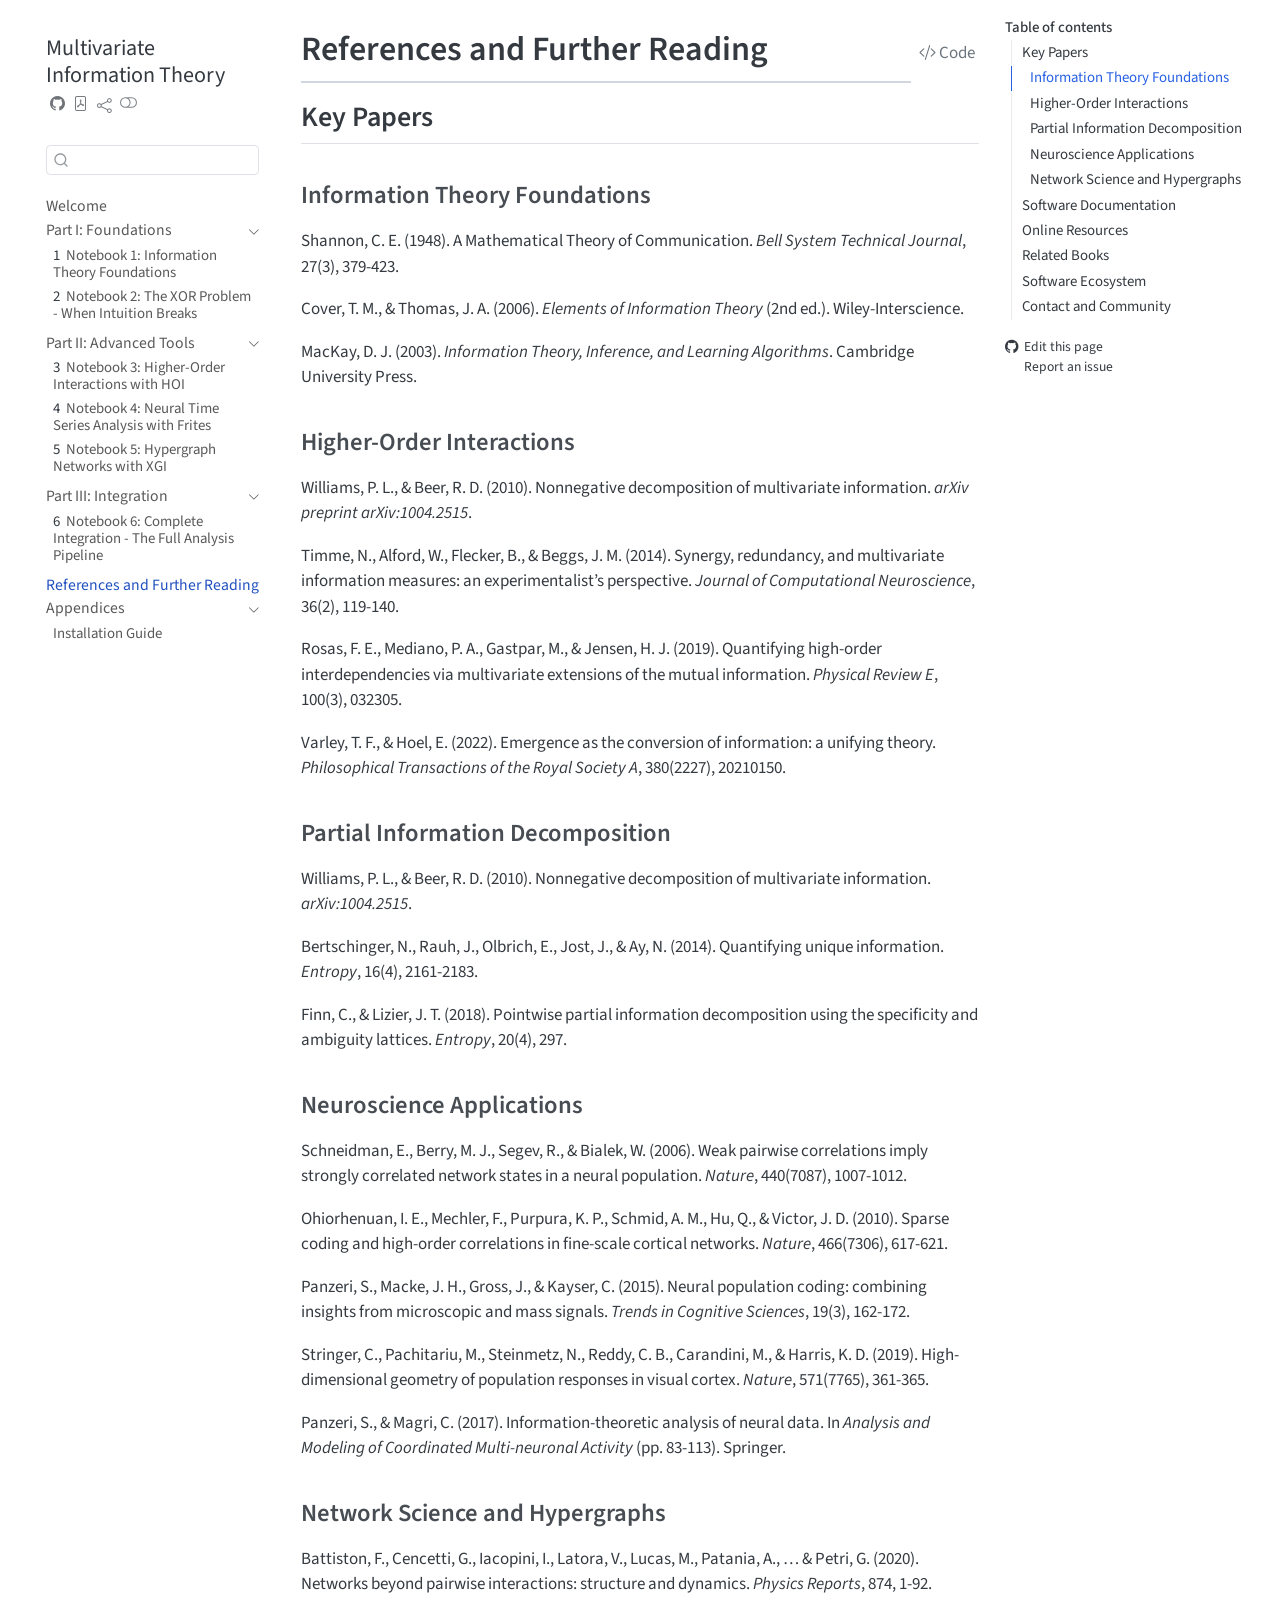
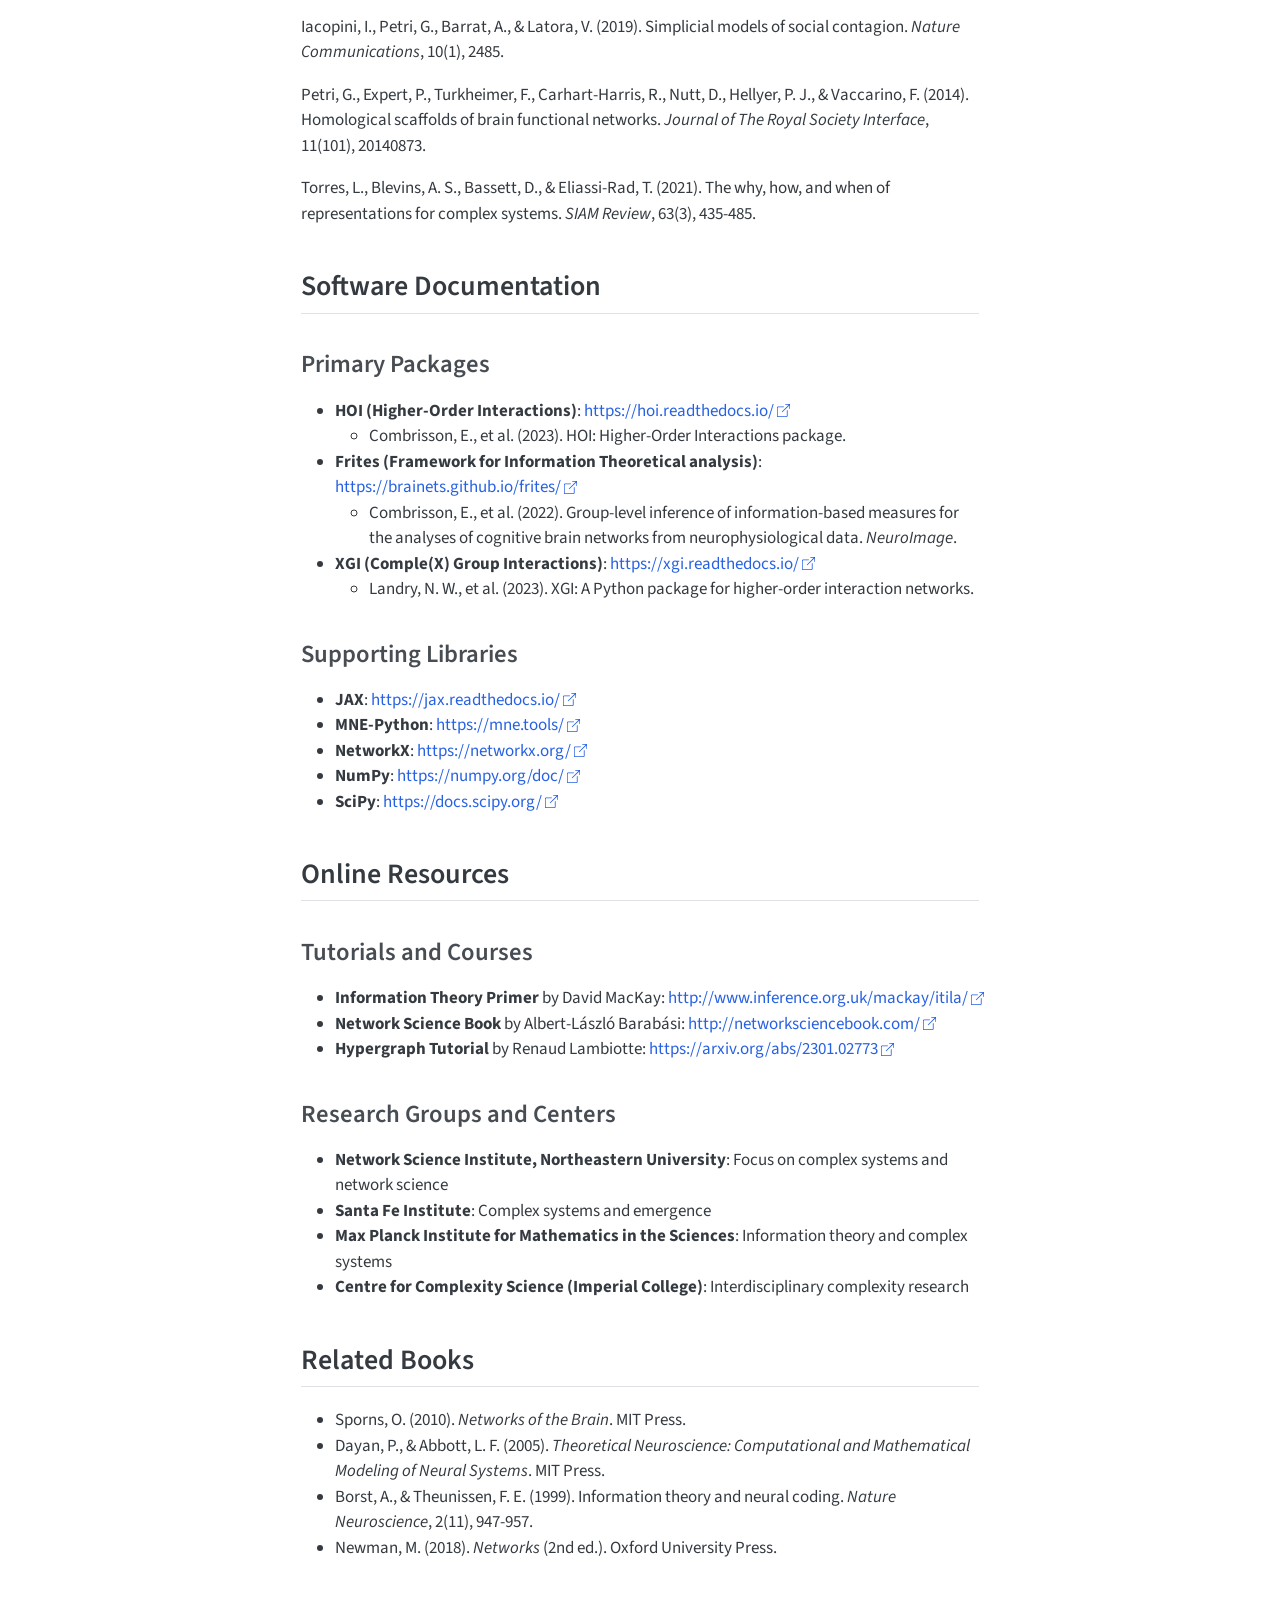
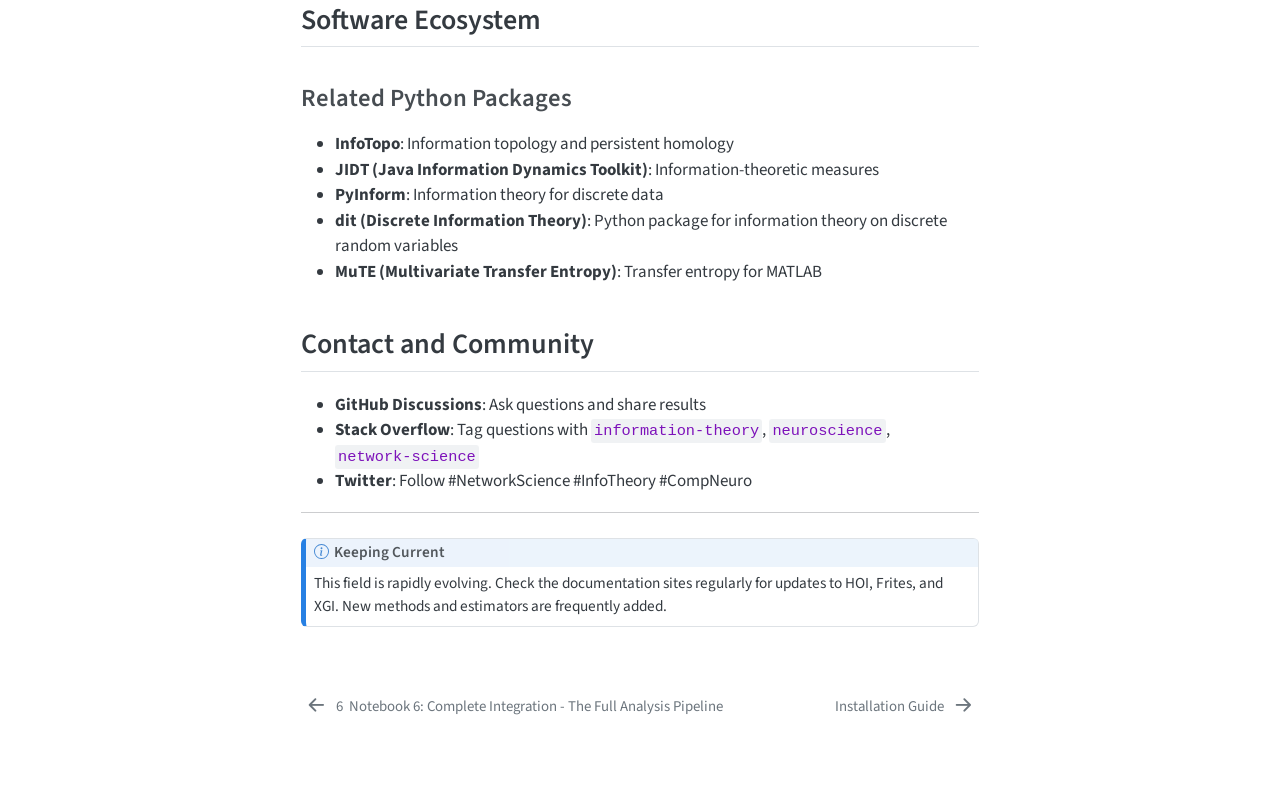
<file: docs/references.html>
<!DOCTYPE html>
<html xmlns="http://www.w3.org/1999/xhtml" lang="en" xml:lang="en"><head>

<meta charset="utf-8">
<meta name="generator" content="quarto-1.8.26">

<meta name="viewport" content="width=device-width, initial-scale=1.0, user-scalable=yes">


<title>References and Further Reading – Multivariate Information Theory</title>
<style>
code{white-space: pre-wrap;}
span.smallcaps{font-variant: small-caps;}
div.columns{display: flex; gap: min(4vw, 1.5em);}
div.column{flex: auto; overflow-x: auto;}
div.hanging-indent{margin-left: 1.5em; text-indent: -1.5em;}
ul.task-list{list-style: none;}
ul.task-list li input[type="checkbox"] {
  width: 0.8em;
  margin: 0 0.8em 0.2em -1em; /* quarto-specific, see https://github.com/quarto-dev/quarto-cli/issues/4556 */ 
  vertical-align: middle;
}
/* CSS for syntax highlighting */
html { -webkit-text-size-adjust: 100%; }
pre > code.sourceCode { white-space: pre; position: relative; }
pre > code.sourceCode > span { display: inline-block; line-height: 1.25; }
pre > code.sourceCode > span:empty { height: 1.2em; }
.sourceCode { overflow: visible; }
code.sourceCode > span { color: inherit; text-decoration: inherit; }
div.sourceCode { margin: 1em 0; }
pre.sourceCode { margin: 0; }
@media screen {
div.sourceCode { overflow: auto; }
}
@media print {
pre > code.sourceCode { white-space: pre-wrap; }
pre > code.sourceCode > span { text-indent: -5em; padding-left: 5em; }
}
pre.numberSource code
  { counter-reset: source-line 0; }
pre.numberSource code > span
  { position: relative; left: -4em; counter-increment: source-line; }
pre.numberSource code > span > a:first-child::before
  { content: counter(source-line);
    position: relative; left: -1em; text-align: right; vertical-align: baseline;
    border: none; display: inline-block;
    -webkit-touch-callout: none; -webkit-user-select: none;
    -khtml-user-select: none; -moz-user-select: none;
    -ms-user-select: none; user-select: none;
    padding: 0 4px; width: 4em;
  }
pre.numberSource { margin-left: 3em;  padding-left: 4px; }
div.sourceCode
  {   }
@media screen {
pre > code.sourceCode > span > a:first-child::before { text-decoration: underline; }
}
</style>


<script src="site_libs/quarto-nav/quarto-nav.js"></script>
<script src="site_libs/quarto-nav/headroom.min.js"></script>
<script src="site_libs/clipboard/clipboard.min.js"></script>
<script src="site_libs/quarto-search/autocomplete.umd.js"></script>
<script src="site_libs/quarto-search/fuse.min.js"></script>
<script src="site_libs/quarto-search/quarto-search.js"></script>
<meta name="quarto:offset" content="./">
<link href="./installation_guide.html" rel="next">
<link href="./06_complete_integration.html" rel="prev">
<script src="site_libs/quarto-html/quarto.js" type="module"></script>
<script src="site_libs/quarto-html/tabsets/tabsets.js" type="module"></script>
<script src="site_libs/quarto-html/axe/axe-check.js" type="module"></script>
<script src="site_libs/quarto-html/popper.min.js"></script>
<script src="site_libs/quarto-html/tippy.umd.min.js"></script>
<script src="site_libs/quarto-html/anchor.min.js"></script>
<link href="site_libs/quarto-html/tippy.css" rel="stylesheet">
<link href="site_libs/quarto-html/quarto-syntax-highlighting-597958c53c93a607afca12fd375c57ed.css" rel="stylesheet" class="quarto-color-scheme" id="quarto-text-highlighting-styles">
<link href="site_libs/quarto-html/quarto-syntax-highlighting-dark-7ac2f9da8c2617a4fdd15004b4601015.css" rel="stylesheet" class="quarto-color-scheme quarto-color-alternate" id="quarto-text-highlighting-styles">
<link href="site_libs/quarto-html/quarto-syntax-highlighting-597958c53c93a607afca12fd375c57ed.css" rel="stylesheet" class="quarto-color-scheme-extra" id="quarto-text-highlighting-styles">
<script src="site_libs/bootstrap/bootstrap.min.js"></script>
<link href="site_libs/bootstrap/bootstrap-icons.css" rel="stylesheet">
<link href="site_libs/bootstrap/bootstrap-968d3e63a93d5987d0e6d73d568971dd.min.css" rel="stylesheet" append-hash="true" class="quarto-color-scheme" id="quarto-bootstrap" data-mode="light">
<link href="site_libs/bootstrap/bootstrap-dark-913b17780ec437ee198ef3e682b8cc2c.min.css" rel="stylesheet" append-hash="true" class="quarto-color-scheme quarto-color-alternate" id="quarto-bootstrap" data-mode="dark">
<link href="site_libs/bootstrap/bootstrap-968d3e63a93d5987d0e6d73d568971dd.min.css" rel="stylesheet" append-hash="true" class="quarto-color-scheme-extra" id="quarto-bootstrap" data-mode="light">
<script id="quarto-search-options" type="application/json">{
  "location": "sidebar",
  "copy-button": false,
  "collapse-after": 3,
  "panel-placement": "start",
  "type": "textbox",
  "limit": 50,
  "keyboard-shortcut": [
    "f",
    "/",
    "s"
  ],
  "show-item-context": false,
  "language": {
    "search-no-results-text": "No results",
    "search-matching-documents-text": "matching documents",
    "search-copy-link-title": "Copy link to search",
    "search-hide-matches-text": "Hide additional matches",
    "search-more-match-text": "more match in this document",
    "search-more-matches-text": "more matches in this document",
    "search-clear-button-title": "Clear",
    "search-text-placeholder": "",
    "search-detached-cancel-button-title": "Cancel",
    "search-submit-button-title": "Submit",
    "search-label": "Search"
  }
}</script>
<style>html{ scroll-behavior: smooth; }</style>


<link rel="stylesheet" href="styles.css">
</head>

<body class="nav-sidebar floating quarto-light"><script id="quarto-html-before-body" type="application/javascript">
    const toggleBodyColorMode = (bsSheetEl) => {
      const mode = bsSheetEl.getAttribute("data-mode");
      const bodyEl = window.document.querySelector("body");
      if (mode === "dark") {
        bodyEl.classList.add("quarto-dark");
        bodyEl.classList.remove("quarto-light");
      } else {
        bodyEl.classList.add("quarto-light");
        bodyEl.classList.remove("quarto-dark");
      }
    }
    const toggleBodyColorPrimary = () => {
      const bsSheetEl = window.document.querySelector("link#quarto-bootstrap:not([rel=disabled-stylesheet])");
      if (bsSheetEl) {
        toggleBodyColorMode(bsSheetEl);
      }
    }
    const setColorSchemeToggle = (alternate) => {
      const toggles = window.document.querySelectorAll('.quarto-color-scheme-toggle');
      for (let i=0; i < toggles.length; i++) {
        const toggle = toggles[i];
        if (toggle) {
          if (alternate) {
            toggle.classList.add("alternate");
          } else {
            toggle.classList.remove("alternate");
          }
        }
      }
    };
    const toggleColorMode = (alternate) => {
      // Switch the stylesheets
      const primaryStylesheets = window.document.querySelectorAll('link.quarto-color-scheme:not(.quarto-color-alternate)');
      const alternateStylesheets = window.document.querySelectorAll('link.quarto-color-scheme.quarto-color-alternate');
      manageTransitions('#quarto-margin-sidebar .nav-link', false);
      if (alternate) {
        // note: dark is layered on light, we don't disable primary!
        enableStylesheet(alternateStylesheets);
        for (const sheetNode of alternateStylesheets) {
          if (sheetNode.id === "quarto-bootstrap") {
            toggleBodyColorMode(sheetNode);
          }
        }
      } else {
        disableStylesheet(alternateStylesheets);
        enableStylesheet(primaryStylesheets)
        toggleBodyColorPrimary();
      }
      manageTransitions('#quarto-margin-sidebar .nav-link', true);
      // Switch the toggles
      setColorSchemeToggle(alternate)
      // Hack to workaround the fact that safari doesn't
      // properly recolor the scrollbar when toggling (#1455)
      if (navigator.userAgent.indexOf('Safari') > 0 && navigator.userAgent.indexOf('Chrome') == -1) {
        manageTransitions("body", false);
        window.scrollTo(0, 1);
        setTimeout(() => {
          window.scrollTo(0, 0);
          manageTransitions("body", true);
        }, 40);
      }
    }
    const disableStylesheet = (stylesheets) => {
      for (let i=0; i < stylesheets.length; i++) {
        const stylesheet = stylesheets[i];
        stylesheet.rel = 'disabled-stylesheet';
      }
    }
    const enableStylesheet = (stylesheets) => {
      for (let i=0; i < stylesheets.length; i++) {
        const stylesheet = stylesheets[i];
        if(stylesheet.rel !== 'stylesheet') { // for Chrome, which will still FOUC without this check
          stylesheet.rel = 'stylesheet';
        }
      }
    }
    const manageTransitions = (selector, allowTransitions) => {
      const els = window.document.querySelectorAll(selector);
      for (let i=0; i < els.length; i++) {
        const el = els[i];
        if (allowTransitions) {
          el.classList.remove('notransition');
        } else {
          el.classList.add('notransition');
        }
      }
    }
    const isFileUrl = () => {
      return window.location.protocol === 'file:';
    }
    const hasAlternateSentinel = () => {
      let styleSentinel = getColorSchemeSentinel();
      if (styleSentinel !== null) {
        return styleSentinel === "alternate";
      } else {
        return false;
      }
    }
    const setStyleSentinel = (alternate) => {
      const value = alternate ? "alternate" : "default";
      if (!isFileUrl()) {
        window.localStorage.setItem("quarto-color-scheme", value);
      } else {
        localAlternateSentinel = value;
      }
    }
    const getColorSchemeSentinel = () => {
      if (!isFileUrl()) {
        const storageValue = window.localStorage.getItem("quarto-color-scheme");
        return storageValue != null ? storageValue : localAlternateSentinel;
      } else {
        return localAlternateSentinel;
      }
    }
    const toggleGiscusIfUsed = (isAlternate, darkModeDefault) => {
      const baseTheme = document.querySelector('#giscus-base-theme')?.value ?? 'light';
      const alternateTheme = document.querySelector('#giscus-alt-theme')?.value ?? 'dark';
      let newTheme = '';
      if(authorPrefersDark) {
        newTheme = isAlternate ? baseTheme : alternateTheme;
      } else {
        newTheme = isAlternate ? alternateTheme : baseTheme;
      }
      const changeGiscusTheme = () => {
        // From: https://github.com/giscus/giscus/issues/336
        const sendMessage = (message) => {
          const iframe = document.querySelector('iframe.giscus-frame');
          if (!iframe) return;
          iframe.contentWindow.postMessage({ giscus: message }, 'https://giscus.app');
        }
        sendMessage({
          setConfig: {
            theme: newTheme
          }
        });
      }
      const isGiscussLoaded = window.document.querySelector('iframe.giscus-frame') !== null;
      if (isGiscussLoaded) {
        changeGiscusTheme();
      }
    };
    const authorPrefersDark = false;
    const darkModeDefault = authorPrefersDark;
      document.querySelector('link#quarto-text-highlighting-styles.quarto-color-scheme-extra').rel = 'disabled-stylesheet';
      document.querySelector('link#quarto-bootstrap.quarto-color-scheme-extra').rel = 'disabled-stylesheet';
    let localAlternateSentinel = darkModeDefault ? 'alternate' : 'default';
    // Dark / light mode switch
    window.quartoToggleColorScheme = () => {
      // Read the current dark / light value
      let toAlternate = !hasAlternateSentinel();
      toggleColorMode(toAlternate);
      setStyleSentinel(toAlternate);
      toggleGiscusIfUsed(toAlternate, darkModeDefault);
      window.dispatchEvent(new Event('resize'));
    };
    // Switch to dark mode if need be
    if (hasAlternateSentinel()) {
      toggleColorMode(true);
    } else {
      toggleColorMode(false);
    }
  </script>

<div id="quarto-search-results"></div>
  <header id="quarto-header" class="headroom fixed-top">
  <nav class="quarto-secondary-nav">
    <div class="container-fluid d-flex">
      <button type="button" class="quarto-btn-toggle btn" data-bs-toggle="collapse" role="button" data-bs-target=".quarto-sidebar-collapse-item" aria-controls="quarto-sidebar" aria-expanded="false" aria-label="Toggle sidebar navigation" onclick="if (window.quartoToggleHeadroom) { window.quartoToggleHeadroom(); }">
        <i class="bi bi-layout-text-sidebar-reverse"></i>
      </button>
        <nav class="quarto-page-breadcrumbs" aria-label="breadcrumb"><ol class="breadcrumb"><li class="breadcrumb-item"><a href="./references.html">References and Further Reading</a></li></ol></nav>
        <a class="flex-grow-1" role="navigation" data-bs-toggle="collapse" data-bs-target=".quarto-sidebar-collapse-item" aria-controls="quarto-sidebar" aria-expanded="false" aria-label="Toggle sidebar navigation" onclick="if (window.quartoToggleHeadroom) { window.quartoToggleHeadroom(); }">      
        </a>
      <button type="button" class="btn quarto-search-button" aria-label="Search" onclick="window.quartoOpenSearch();">
        <i class="bi bi-search"></i>
      </button>
    </div>
  </nav>
</header>
<!-- content -->
<div id="quarto-content" class="quarto-container page-columns page-rows-contents page-layout-article">
<!-- sidebar -->
  <nav id="quarto-sidebar" class="sidebar collapse collapse-horizontal quarto-sidebar-collapse-item sidebar-navigation floating overflow-auto">
    <div class="pt-lg-2 mt-2 text-left sidebar-header">
    <div class="sidebar-title mb-0 py-0">
      <a href="./">Multivariate Information Theory</a> 
        <div class="sidebar-tools-main tools-wide">
    <a href="https://github.com/lordgrilo/cnww-hoi" title="Source Code" class="quarto-navigation-tool px-1" aria-label="Source Code"><i class="bi bi-github"></i></a>
    <a href="./Multivariate-Information-Theory.pdf" title="Download PDF" class="quarto-navigation-tool px-1" aria-label="Download PDF"><i class="bi bi-file-pdf"></i></a>
    <div class="dropdown">
      <a href="" title="Share" id="quarto-navigation-tool-dropdown-0" class="quarto-navigation-tool dropdown-toggle px-1" data-bs-toggle="dropdown" aria-expanded="false" role="link" aria-label="Share"><i class="bi bi-share"></i></a>
      <ul class="dropdown-menu" aria-labelledby="quarto-navigation-tool-dropdown-0">
          <li>
            <a class="dropdown-item sidebar-tools-main-item" href="https://twitter.com/intent/tweet?url=|url|">
              <i class="bi bi-twitter pe-1"></i>
            Twitter
            </a>
          </li>
          <li>
            <a class="dropdown-item sidebar-tools-main-item" href="https://www.linkedin.com/sharing/share-offsite/?url=|url|">
              <i class="bi bi-linkedin pe-1"></i>
            LinkedIn
            </a>
          </li>
      </ul>
    </div>
  <a href="" class="quarto-color-scheme-toggle quarto-navigation-tool  px-1" onclick="window.quartoToggleColorScheme(); return false;" title="Toggle dark mode"><i class="bi"></i></a>
</div>
    </div>
      </div>
        <div class="mt-2 flex-shrink-0 align-items-center">
        <div class="sidebar-search">
        <div id="quarto-search" class="" title="Search"></div>
        </div>
        </div>
    <div class="sidebar-menu-container"> 
    <ul class="list-unstyled mt-1">
        <li class="sidebar-item">
  <div class="sidebar-item-container"> 
  <a href="./index.html" class="sidebar-item-text sidebar-link">
 <span class="menu-text">Welcome</span></a>
  </div>
</li>
        <li class="sidebar-item sidebar-item-section">
      <div class="sidebar-item-container"> 
            <a class="sidebar-item-text sidebar-link text-start" data-bs-toggle="collapse" data-bs-target="#quarto-sidebar-section-1" role="navigation" aria-expanded="true">
 <span class="menu-text">Part I: Foundations</span></a>
          <a class="sidebar-item-toggle text-start" data-bs-toggle="collapse" data-bs-target="#quarto-sidebar-section-1" role="navigation" aria-expanded="true" aria-label="Toggle section">
            <i class="bi bi-chevron-right ms-2"></i>
          </a> 
      </div>
      <ul id="quarto-sidebar-section-1" class="collapse list-unstyled sidebar-section depth1 show">  
          <li class="sidebar-item">
  <div class="sidebar-item-container"> 
  <a href="./01_information_theory_foundations.html" class="sidebar-item-text sidebar-link">
 <span class="menu-text"><span class="chapter-number">1</span>&nbsp; <span class="chapter-title">Notebook 1: Information Theory Foundations</span></span></a>
  </div>
</li>
          <li class="sidebar-item">
  <div class="sidebar-item-container"> 
  <a href="./02_xor_problem_synergy.html" class="sidebar-item-text sidebar-link">
 <span class="menu-text"><span class="chapter-number">2</span>&nbsp; <span class="chapter-title">Notebook 2: The XOR Problem - When Intuition Breaks</span></span></a>
  </div>
</li>
      </ul>
  </li>
        <li class="sidebar-item sidebar-item-section">
      <div class="sidebar-item-container"> 
            <a class="sidebar-item-text sidebar-link text-start" data-bs-toggle="collapse" data-bs-target="#quarto-sidebar-section-2" role="navigation" aria-expanded="true">
 <span class="menu-text">Part II: Advanced Tools</span></a>
          <a class="sidebar-item-toggle text-start" data-bs-toggle="collapse" data-bs-target="#quarto-sidebar-section-2" role="navigation" aria-expanded="true" aria-label="Toggle section">
            <i class="bi bi-chevron-right ms-2"></i>
          </a> 
      </div>
      <ul id="quarto-sidebar-section-2" class="collapse list-unstyled sidebar-section depth1 show">  
          <li class="sidebar-item">
  <div class="sidebar-item-container"> 
  <a href="./03_hoi_higher_order_interactions.html" class="sidebar-item-text sidebar-link">
 <span class="menu-text"><span class="chapter-number">3</span>&nbsp; <span class="chapter-title">Notebook 3: Higher-Order Interactions with HOI</span></span></a>
  </div>
</li>
          <li class="sidebar-item">
  <div class="sidebar-item-container"> 
  <a href="./04_frites_neural_timeseries.html" class="sidebar-item-text sidebar-link">
 <span class="menu-text"><span class="chapter-number">4</span>&nbsp; <span class="chapter-title">Notebook 4: Neural Time Series Analysis with Frites</span></span></a>
  </div>
</li>
          <li class="sidebar-item">
  <div class="sidebar-item-container"> 
  <a href="./05_xgi_hypergraph_networks.html" class="sidebar-item-text sidebar-link">
 <span class="menu-text"><span class="chapter-number">5</span>&nbsp; <span class="chapter-title">Notebook 5: Hypergraph Networks with XGI</span></span></a>
  </div>
</li>
      </ul>
  </li>
        <li class="sidebar-item sidebar-item-section">
      <div class="sidebar-item-container"> 
            <a class="sidebar-item-text sidebar-link text-start" data-bs-toggle="collapse" data-bs-target="#quarto-sidebar-section-3" role="navigation" aria-expanded="true">
 <span class="menu-text">Part III: Integration</span></a>
          <a class="sidebar-item-toggle text-start" data-bs-toggle="collapse" data-bs-target="#quarto-sidebar-section-3" role="navigation" aria-expanded="true" aria-label="Toggle section">
            <i class="bi bi-chevron-right ms-2"></i>
          </a> 
      </div>
      <ul id="quarto-sidebar-section-3" class="collapse list-unstyled sidebar-section depth1 show">  
          <li class="sidebar-item">
  <div class="sidebar-item-container"> 
  <a href="./06_complete_integration.html" class="sidebar-item-text sidebar-link">
 <span class="menu-text"><span class="chapter-number">6</span>&nbsp; <span class="chapter-title">Notebook 6: Complete Integration - The Full Analysis Pipeline</span></span></a>
  </div>
</li>
      </ul>
  </li>
        <li class="sidebar-item">
  <div class="sidebar-item-container"> 
  <a href="./references.html" class="sidebar-item-text sidebar-link active">
 <span class="menu-text">References and Further Reading</span></a>
  </div>
</li>
        <li class="sidebar-item sidebar-item-section">
      <div class="sidebar-item-container"> 
            <a class="sidebar-item-text sidebar-link text-start" data-bs-toggle="collapse" data-bs-target="#quarto-sidebar-section-4" role="navigation" aria-expanded="true">
 <span class="menu-text">Appendices</span></a>
          <a class="sidebar-item-toggle text-start" data-bs-toggle="collapse" data-bs-target="#quarto-sidebar-section-4" role="navigation" aria-expanded="true" aria-label="Toggle section">
            <i class="bi bi-chevron-right ms-2"></i>
          </a> 
      </div>
      <ul id="quarto-sidebar-section-4" class="collapse list-unstyled sidebar-section depth1 show">  
          <li class="sidebar-item">
  <div class="sidebar-item-container"> 
  <a href="./installation_guide.html" class="sidebar-item-text sidebar-link">
 <span class="menu-text">Installation Guide</span></a>
  </div>
</li>
      </ul>
  </li>
    </ul>
    </div>
</nav>
<div id="quarto-sidebar-glass" class="quarto-sidebar-collapse-item" data-bs-toggle="collapse" data-bs-target=".quarto-sidebar-collapse-item"></div>
<!-- margin-sidebar -->
    <div id="quarto-margin-sidebar" class="sidebar margin-sidebar">
        <nav id="TOC" role="doc-toc" class="toc-active">
    <h2 id="toc-title">Table of contents</h2>
   
  <ul>
  <li><a href="#key-papers" id="toc-key-papers" class="nav-link active" data-scroll-target="#key-papers">Key Papers</a>
  <ul class="collapse">
  <li><a href="#information-theory-foundations" id="toc-information-theory-foundations" class="nav-link" data-scroll-target="#information-theory-foundations">Information Theory Foundations</a></li>
  <li><a href="#higher-order-interactions" id="toc-higher-order-interactions" class="nav-link" data-scroll-target="#higher-order-interactions">Higher-Order Interactions</a></li>
  <li><a href="#partial-information-decomposition" id="toc-partial-information-decomposition" class="nav-link" data-scroll-target="#partial-information-decomposition">Partial Information Decomposition</a></li>
  <li><a href="#neuroscience-applications" id="toc-neuroscience-applications" class="nav-link" data-scroll-target="#neuroscience-applications">Neuroscience Applications</a></li>
  <li><a href="#network-science-and-hypergraphs" id="toc-network-science-and-hypergraphs" class="nav-link" data-scroll-target="#network-science-and-hypergraphs">Network Science and Hypergraphs</a></li>
  </ul></li>
  <li><a href="#software-documentation" id="toc-software-documentation" class="nav-link" data-scroll-target="#software-documentation">Software Documentation</a>
  <ul class="collapse">
  <li><a href="#primary-packages" id="toc-primary-packages" class="nav-link" data-scroll-target="#primary-packages">Primary Packages</a></li>
  <li><a href="#supporting-libraries" id="toc-supporting-libraries" class="nav-link" data-scroll-target="#supporting-libraries">Supporting Libraries</a></li>
  </ul></li>
  <li><a href="#online-resources" id="toc-online-resources" class="nav-link" data-scroll-target="#online-resources">Online Resources</a>
  <ul class="collapse">
  <li><a href="#tutorials-and-courses" id="toc-tutorials-and-courses" class="nav-link" data-scroll-target="#tutorials-and-courses">Tutorials and Courses</a></li>
  <li><a href="#research-groups-and-centers" id="toc-research-groups-and-centers" class="nav-link" data-scroll-target="#research-groups-and-centers">Research Groups and Centers</a></li>
  </ul></li>
  <li><a href="#related-books" id="toc-related-books" class="nav-link" data-scroll-target="#related-books">Related Books</a></li>
  <li><a href="#software-ecosystem" id="toc-software-ecosystem" class="nav-link" data-scroll-target="#software-ecosystem">Software Ecosystem</a>
  <ul class="collapse">
  <li><a href="#related-python-packages" id="toc-related-python-packages" class="nav-link" data-scroll-target="#related-python-packages">Related Python Packages</a></li>
  </ul></li>
  <li><a href="#contact-and-community" id="toc-contact-and-community" class="nav-link" data-scroll-target="#contact-and-community">Contact and Community</a></li>
  </ul>
<div class="toc-actions"><ul><li><a href="https://github.com/lordgrilo/cnww-hoi/edit/main/references.md" class="toc-action"><i class="bi bi-github"></i>Edit this page</a></li><li><a href="https://github.com/lordgrilo/cnww-hoi/issues/new" class="toc-action"><i class="bi empty"></i>Report an issue</a></li></ul></div></nav>
    </div>
<!-- main -->
<main class="content" id="quarto-document-content">


<header id="title-block-header" class="quarto-title-block default">
<div class="quarto-title">
<div class="quarto-title-block"><div><h1 class="title">References and Further Reading</h1><button type="button" class="btn code-tools-button" id="quarto-code-tools-source"><i class="bi"></i> Code</button></div></div>
</div>



<div class="quarto-title-meta">

    
  
    
  </div>
  


</header>


<section id="key-papers" class="level2">
<h2 class="anchored" data-anchor-id="key-papers">Key Papers</h2>
<section id="information-theory-foundations" class="level3">
<h3 class="anchored" data-anchor-id="information-theory-foundations">Information Theory Foundations</h3>
<div id="refs-foundations">
<p>Shannon, C. E. (1948). A Mathematical Theory of Communication. <em>Bell System Technical Journal</em>, 27(3), 379-423.</p>
<p>Cover, T. M., &amp; Thomas, J. A. (2006). <em>Elements of Information Theory</em> (2nd ed.). Wiley-Interscience.</p>
<p>MacKay, D. J. (2003). <em>Information Theory, Inference, and Learning Algorithms</em>. Cambridge University Press.</p>
</div>
</section>
<section id="higher-order-interactions" class="level3">
<h3 class="anchored" data-anchor-id="higher-order-interactions">Higher-Order Interactions</h3>
<div id="refs-hoi">
<p>Williams, P. L., &amp; Beer, R. D. (2010). Nonnegative decomposition of multivariate information. <em>arXiv preprint arXiv:1004.2515</em>.</p>
<p>Timme, N., Alford, W., Flecker, B., &amp; Beggs, J. M. (2014). Synergy, redundancy, and multivariate information measures: an experimentalist’s perspective. <em>Journal of Computational Neuroscience</em>, 36(2), 119-140.</p>
<p>Rosas, F. E., Mediano, P. A., Gastpar, M., &amp; Jensen, H. J. (2019). Quantifying high-order interdependencies via multivariate extensions of the mutual information. <em>Physical Review E</em>, 100(3), 032305.</p>
<p>Varley, T. F., &amp; Hoel, E. (2022). Emergence as the conversion of information: a unifying theory. <em>Philosophical Transactions of the Royal Society A</em>, 380(2227), 20210150.</p>
</div>
</section>
<section id="partial-information-decomposition" class="level3">
<h3 class="anchored" data-anchor-id="partial-information-decomposition">Partial Information Decomposition</h3>
<div id="refs-pid">
<p>Williams, P. L., &amp; Beer, R. D. (2010). Nonnegative decomposition of multivariate information. <em>arXiv:1004.2515</em>.</p>
<p>Bertschinger, N., Rauh, J., Olbrich, E., Jost, J., &amp; Ay, N. (2014). Quantifying unique information. <em>Entropy</em>, 16(4), 2161-2183.</p>
<p>Finn, C., &amp; Lizier, J. T. (2018). Pointwise partial information decomposition using the specificity and ambiguity lattices. <em>Entropy</em>, 20(4), 297.</p>
</div>
</section>
<section id="neuroscience-applications" class="level3">
<h3 class="anchored" data-anchor-id="neuroscience-applications">Neuroscience Applications</h3>
<div id="refs-neuro">
<p>Schneidman, E., Berry, M. J., Segev, R., &amp; Bialek, W. (2006). Weak pairwise correlations imply strongly correlated network states in a neural population. <em>Nature</em>, 440(7087), 1007-1012.</p>
<p>Ohiorhenuan, I. E., Mechler, F., Purpura, K. P., Schmid, A. M., Hu, Q., &amp; Victor, J. D. (2010). Sparse coding and high-order correlations in fine-scale cortical networks. <em>Nature</em>, 466(7306), 617-621.</p>
<p>Panzeri, S., Macke, J. H., Gross, J., &amp; Kayser, C. (2015). Neural population coding: combining insights from microscopic and mass signals. <em>Trends in Cognitive Sciences</em>, 19(3), 162-172.</p>
<p>Stringer, C., Pachitariu, M., Steinmetz, N., Reddy, C. B., Carandini, M., &amp; Harris, K. D. (2019). High-dimensional geometry of population responses in visual cortex. <em>Nature</em>, 571(7765), 361-365.</p>
<p>Panzeri, S., &amp; Magri, C. (2017). Information-theoretic analysis of neural data. In <em>Analysis and Modeling of Coordinated Multi-neuronal Activity</em> (pp.&nbsp;83-113). Springer.</p>
</div>
</section>
<section id="network-science-and-hypergraphs" class="level3">
<h3 class="anchored" data-anchor-id="network-science-and-hypergraphs">Network Science and Hypergraphs</h3>
<div id="refs-networks">
<p>Battiston, F., Cencetti, G., Iacopini, I., Latora, V., Lucas, M., Patania, A., … &amp; Petri, G. (2020). Networks beyond pairwise interactions: structure and dynamics. <em>Physics Reports</em>, 874, 1-92.</p>
<p>Iacopini, I., Petri, G., Barrat, A., &amp; Latora, V. (2019). Simplicial models of social contagion. <em>Nature Communications</em>, 10(1), 2485.</p>
<p>Petri, G., Expert, P., Turkheimer, F., Carhart-Harris, R., Nutt, D., Hellyer, P. J., &amp; Vaccarino, F. (2014). Homological scaffolds of brain functional networks. <em>Journal of The Royal Society Interface</em>, 11(101), 20140873.</p>
<p>Torres, L., Blevins, A. S., Bassett, D., &amp; Eliassi-Rad, T. (2021). The why, how, and when of representations for complex systems. <em>SIAM Review</em>, 63(3), 435-485.</p>
</div>
</section>
</section>
<section id="software-documentation" class="level2">
<h2 class="anchored" data-anchor-id="software-documentation">Software Documentation</h2>
<section id="primary-packages" class="level3">
<h3 class="anchored" data-anchor-id="primary-packages">Primary Packages</h3>
<ul>
<li><strong>HOI (Higher-Order Interactions)</strong>: <a href="https://hoi.readthedocs.io/">https://hoi.readthedocs.io/</a>
<ul>
<li>Combrisson, E., et al.&nbsp;(2023). HOI: Higher-Order Interactions package.</li>
</ul></li>
<li><strong>Frites (Framework for Information Theoretical analysis)</strong>: <a href="https://brainets.github.io/frites/">https://brainets.github.io/frites/</a>
<ul>
<li>Combrisson, E., et al.&nbsp;(2022). Group-level inference of information-based measures for the analyses of cognitive brain networks from neurophysiological data. <em>NeuroImage</em>.</li>
</ul></li>
<li><strong>XGI (Comple(X) Group Interactions)</strong>: <a href="https://xgi.readthedocs.io/">https://xgi.readthedocs.io/</a>
<ul>
<li>Landry, N. W., et al.&nbsp;(2023). XGI: A Python package for higher-order interaction networks.</li>
</ul></li>
</ul>
</section>
<section id="supporting-libraries" class="level3">
<h3 class="anchored" data-anchor-id="supporting-libraries">Supporting Libraries</h3>
<ul>
<li><strong>JAX</strong>: <a href="https://jax.readthedocs.io/">https://jax.readthedocs.io/</a></li>
<li><strong>MNE-Python</strong>: <a href="https://mne.tools/">https://mne.tools/</a></li>
<li><strong>NetworkX</strong>: <a href="https://networkx.org/">https://networkx.org/</a></li>
<li><strong>NumPy</strong>: <a href="https://numpy.org/doc/">https://numpy.org/doc/</a></li>
<li><strong>SciPy</strong>: <a href="https://docs.scipy.org/">https://docs.scipy.org/</a></li>
</ul>
</section>
</section>
<section id="online-resources" class="level2">
<h2 class="anchored" data-anchor-id="online-resources">Online Resources</h2>
<section id="tutorials-and-courses" class="level3">
<h3 class="anchored" data-anchor-id="tutorials-and-courses">Tutorials and Courses</h3>
<ul>
<li><strong>Information Theory Primer</strong> by David MacKay: <a href="http://www.inference.org.uk/mackay/itila/">http://www.inference.org.uk/mackay/itila/</a></li>
<li><strong>Network Science Book</strong> by Albert-László Barabási: <a href="http://networksciencebook.com/">http://networksciencebook.com/</a></li>
<li><strong>Hypergraph Tutorial</strong> by Renaud Lambiotte: <a href="https://arxiv.org/abs/2301.02773">https://arxiv.org/abs/2301.02773</a></li>
</ul>
</section>
<section id="research-groups-and-centers" class="level3">
<h3 class="anchored" data-anchor-id="research-groups-and-centers">Research Groups and Centers</h3>
<ul>
<li><strong>Network Science Institute, Northeastern University</strong>: Focus on complex systems and network science</li>
<li><strong>Santa Fe Institute</strong>: Complex systems and emergence</li>
<li><strong>Max Planck Institute for Mathematics in the Sciences</strong>: Information theory and complex systems</li>
<li><strong>Centre for Complexity Science (Imperial College)</strong>: Interdisciplinary complexity research</li>
</ul>
</section>
</section>
<section id="related-books" class="level2">
<h2 class="anchored" data-anchor-id="related-books">Related Books</h2>
<ul>
<li>Sporns, O. (2010). <em>Networks of the Brain</em>. MIT Press.</li>
<li>Dayan, P., &amp; Abbott, L. F. (2005). <em>Theoretical Neuroscience: Computational and Mathematical Modeling of Neural Systems</em>. MIT Press.</li>
<li>Borst, A., &amp; Theunissen, F. E. (1999). Information theory and neural coding. <em>Nature Neuroscience</em>, 2(11), 947-957.</li>
<li>Newman, M. (2018). <em>Networks</em> (2nd ed.). Oxford University Press.</li>
</ul>
</section>
<section id="software-ecosystem" class="level2">
<h2 class="anchored" data-anchor-id="software-ecosystem">Software Ecosystem</h2>
<section id="related-python-packages" class="level3">
<h3 class="anchored" data-anchor-id="related-python-packages">Related Python Packages</h3>
<ul>
<li><strong>InfoTopo</strong>: Information topology and persistent homology</li>
<li><strong>JIDT (Java Information Dynamics Toolkit)</strong>: Information-theoretic measures</li>
<li><strong>PyInform</strong>: Information theory for discrete data</li>
<li><strong>dit (Discrete Information Theory)</strong>: Python package for information theory on discrete random variables</li>
<li><strong>MuTE (Multivariate Transfer Entropy)</strong>: Transfer entropy for MATLAB</li>
</ul>
</section>
</section>
<section id="contact-and-community" class="level2">
<h2 class="anchored" data-anchor-id="contact-and-community">Contact and Community</h2>
<ul>
<li><strong>GitHub Discussions</strong>: Ask questions and share results</li>
<li><strong>Stack Overflow</strong>: Tag questions with <code>information-theory</code>, <code>neuroscience</code>, <code>network-science</code></li>
<li><strong>Twitter</strong>: Follow #NetworkScience #InfoTheory #CompNeuro</li>
</ul>
<hr>
<div class="callout callout-style-default callout-note callout-titled">
<div class="callout-header d-flex align-content-center">
<div class="callout-icon-container">
<i class="callout-icon"></i>
</div>
<div class="callout-title-container flex-fill">
<span class="screen-reader-only">Note</span>Keeping Current
</div>
</div>
<div class="callout-body-container callout-body">
<p>This field is rapidly evolving. Check the documentation sites regularly for updates to HOI, Frites, and XGI. New methods and estimators are frequently added.</p>
</div>
</div>


<!-- -->

</section>

</main> <!-- /main -->
<script id="quarto-html-after-body" type="application/javascript">
  window.document.addEventListener("DOMContentLoaded", function (event) {
    // Ensure there is a toggle, if there isn't float one in the top right
    if (window.document.querySelector('.quarto-color-scheme-toggle') === null) {
      const a = window.document.createElement('a');
      a.classList.add('top-right');
      a.classList.add('quarto-color-scheme-toggle');
      a.href = "";
      a.onclick = function() { try { window.quartoToggleColorScheme(); } catch {} return false; };
      const i = window.document.createElement("i");
      i.classList.add('bi');
      a.appendChild(i);
      window.document.body.appendChild(a);
    }
    setColorSchemeToggle(hasAlternateSentinel())
    const icon = "";
    const anchorJS = new window.AnchorJS();
    anchorJS.options = {
      placement: 'right',
      icon: icon
    };
    anchorJS.add('.anchored');
    const isCodeAnnotation = (el) => {
      for (const clz of el.classList) {
        if (clz.startsWith('code-annotation-')) {                     
          return true;
        }
      }
      return false;
    }
    const onCopySuccess = function(e) {
      // button target
      const button = e.trigger;
      // don't keep focus
      button.blur();
      // flash "checked"
      button.classList.add('code-copy-button-checked');
      var currentTitle = button.getAttribute("title");
      button.setAttribute("title", "Copied!");
      let tooltip;
      if (window.bootstrap) {
        button.setAttribute("data-bs-toggle", "tooltip");
        button.setAttribute("data-bs-placement", "left");
        button.setAttribute("data-bs-title", "Copied!");
        tooltip = new bootstrap.Tooltip(button, 
          { trigger: "manual", 
            customClass: "code-copy-button-tooltip",
            offset: [0, -8]});
        tooltip.show();    
      }
      setTimeout(function() {
        if (tooltip) {
          tooltip.hide();
          button.removeAttribute("data-bs-title");
          button.removeAttribute("data-bs-toggle");
          button.removeAttribute("data-bs-placement");
        }
        button.setAttribute("title", currentTitle);
        button.classList.remove('code-copy-button-checked');
      }, 1000);
      // clear code selection
      e.clearSelection();
    }
    const getTextToCopy = function(trigger) {
      const outerScaffold = trigger.parentElement.cloneNode(true);
      const codeEl = outerScaffold.querySelector('code');
      for (const childEl of codeEl.children) {
        if (isCodeAnnotation(childEl)) {
          childEl.remove();
        }
      }
      return codeEl.innerText;
    }
    const clipboard = new window.ClipboardJS('.code-copy-button:not([data-in-quarto-modal])', {
      text: getTextToCopy
    });
    clipboard.on('success', onCopySuccess);
    if (window.document.getElementById('quarto-embedded-source-code-modal')) {
      const clipboardModal = new window.ClipboardJS('.code-copy-button[data-in-quarto-modal]', {
        text: getTextToCopy,
        container: window.document.getElementById('quarto-embedded-source-code-modal')
      });
      clipboardModal.on('success', onCopySuccess);
    }
    const viewSource = window.document.getElementById('quarto-view-source') ||
                       window.document.getElementById('quarto-code-tools-source');
    if (viewSource) {
      const sourceUrl = viewSource.getAttribute("data-quarto-source-url");
      viewSource.addEventListener("click", function(e) {
        if (sourceUrl) {
          // rstudio viewer pane
          if (/\bcapabilities=\b/.test(window.location)) {
            window.open(sourceUrl);
          } else {
            window.location.href = sourceUrl;
          }
        } else {
          const modal = new bootstrap.Modal(document.getElementById('quarto-embedded-source-code-modal'));
          modal.show();
        }
        return false;
      });
    }
    function toggleCodeHandler(show) {
      return function(e) {
        const detailsSrc = window.document.querySelectorAll(".cell > details > .sourceCode");
        for (let i=0; i<detailsSrc.length; i++) {
          const details = detailsSrc[i].parentElement;
          if (show) {
            details.open = true;
          } else {
            details.removeAttribute("open");
          }
        }
        const cellCodeDivs = window.document.querySelectorAll(".cell > .sourceCode");
        const fromCls = show ? "hidden" : "unhidden";
        const toCls = show ? "unhidden" : "hidden";
        for (let i=0; i<cellCodeDivs.length; i++) {
          const codeDiv = cellCodeDivs[i];
          if (codeDiv.classList.contains(fromCls)) {
            codeDiv.classList.remove(fromCls);
            codeDiv.classList.add(toCls);
          } 
        }
        return false;
      }
    }
    const hideAllCode = window.document.getElementById("quarto-hide-all-code");
    if (hideAllCode) {
      hideAllCode.addEventListener("click", toggleCodeHandler(false));
    }
    const showAllCode = window.document.getElementById("quarto-show-all-code");
    if (showAllCode) {
      showAllCode.addEventListener("click", toggleCodeHandler(true));
    }
      var localhostRegex = new RegExp(/^(?:http|https):\/\/localhost\:?[0-9]*\//);
      var mailtoRegex = new RegExp(/^mailto:/);
        var filterRegex = new RegExp('/' + window.location.host + '/');
      var isInternal = (href) => {
          return filterRegex.test(href) || localhostRegex.test(href) || mailtoRegex.test(href);
      }
      // Inspect non-navigation links and adorn them if external
     var links = window.document.querySelectorAll('a[href]:not(.nav-link):not(.navbar-brand):not(.toc-action):not(.sidebar-link):not(.sidebar-item-toggle):not(.pagination-link):not(.no-external):not([aria-hidden]):not(.dropdown-item):not(.quarto-navigation-tool):not(.about-link)');
      for (var i=0; i<links.length; i++) {
        const link = links[i];
        if (!isInternal(link.href)) {
          // undo the damage that might have been done by quarto-nav.js in the case of
          // links that we want to consider external
          if (link.dataset.originalHref !== undefined) {
            link.href = link.dataset.originalHref;
          }
            // target, if specified
            link.setAttribute("target", "_blank");
            if (link.getAttribute("rel") === null) {
              link.setAttribute("rel", "noopener");
            }
            // default icon
            link.classList.add("external");
        }
      }
    function tippyHover(el, contentFn, onTriggerFn, onUntriggerFn) {
      const config = {
        allowHTML: true,
        maxWidth: 500,
        delay: 100,
        arrow: false,
        appendTo: function(el) {
            return el.parentElement;
        },
        interactive: true,
        interactiveBorder: 10,
        theme: 'quarto',
        placement: 'bottom-start',
      };
      if (contentFn) {
        config.content = contentFn;
      }
      if (onTriggerFn) {
        config.onTrigger = onTriggerFn;
      }
      if (onUntriggerFn) {
        config.onUntrigger = onUntriggerFn;
      }
      window.tippy(el, config); 
    }
    const noterefs = window.document.querySelectorAll('a[role="doc-noteref"]');
    for (var i=0; i<noterefs.length; i++) {
      const ref = noterefs[i];
      tippyHover(ref, function() {
        // use id or data attribute instead here
        let href = ref.getAttribute('data-footnote-href') || ref.getAttribute('href');
        try { href = new URL(href).hash; } catch {}
        const id = href.replace(/^#\/?/, "");
        const note = window.document.getElementById(id);
        if (note) {
          return note.innerHTML;
        } else {
          return "";
        }
      });
    }
    const xrefs = window.document.querySelectorAll('a.quarto-xref');
    const processXRef = (id, note) => {
      // Strip column container classes
      const stripColumnClz = (el) => {
        el.classList.remove("page-full", "page-columns");
        if (el.children) {
          for (const child of el.children) {
            stripColumnClz(child);
          }
        }
      }
      stripColumnClz(note)
      if (id === null || id.startsWith('sec-')) {
        // Special case sections, only their first couple elements
        const container = document.createElement("div");
        if (note.children && note.children.length > 2) {
          container.appendChild(note.children[0].cloneNode(true));
          for (let i = 1; i < note.children.length; i++) {
            const child = note.children[i];
            if (child.tagName === "P" && child.innerText === "") {
              continue;
            } else {
              container.appendChild(child.cloneNode(true));
              break;
            }
          }
          if (window.Quarto?.typesetMath) {
            window.Quarto.typesetMath(container);
          }
          return container.innerHTML
        } else {
          if (window.Quarto?.typesetMath) {
            window.Quarto.typesetMath(note);
          }
          return note.innerHTML;
        }
      } else {
        // Remove any anchor links if they are present
        const anchorLink = note.querySelector('a.anchorjs-link');
        if (anchorLink) {
          anchorLink.remove();
        }
        if (window.Quarto?.typesetMath) {
          window.Quarto.typesetMath(note);
        }
        if (note.classList.contains("callout")) {
          return note.outerHTML;
        } else {
          return note.innerHTML;
        }
      }
    }
    for (var i=0; i<xrefs.length; i++) {
      const xref = xrefs[i];
      tippyHover(xref, undefined, function(instance) {
        instance.disable();
        let url = xref.getAttribute('href');
        let hash = undefined; 
        if (url.startsWith('#')) {
          hash = url;
        } else {
          try { hash = new URL(url).hash; } catch {}
        }
        if (hash) {
          const id = hash.replace(/^#\/?/, "");
          const note = window.document.getElementById(id);
          if (note !== null) {
            try {
              const html = processXRef(id, note.cloneNode(true));
              instance.setContent(html);
            } finally {
              instance.enable();
              instance.show();
            }
          } else {
            // See if we can fetch this
            fetch(url.split('#')[0])
            .then(res => res.text())
            .then(html => {
              const parser = new DOMParser();
              const htmlDoc = parser.parseFromString(html, "text/html");
              const note = htmlDoc.getElementById(id);
              if (note !== null) {
                const html = processXRef(id, note);
                instance.setContent(html);
              } 
            }).finally(() => {
              instance.enable();
              instance.show();
            });
          }
        } else {
          // See if we can fetch a full url (with no hash to target)
          // This is a special case and we should probably do some content thinning / targeting
          fetch(url)
          .then(res => res.text())
          .then(html => {
            const parser = new DOMParser();
            const htmlDoc = parser.parseFromString(html, "text/html");
            const note = htmlDoc.querySelector('main.content');
            if (note !== null) {
              // This should only happen for chapter cross references
              // (since there is no id in the URL)
              // remove the first header
              if (note.children.length > 0 && note.children[0].tagName === "HEADER") {
                note.children[0].remove();
              }
              const html = processXRef(null, note);
              instance.setContent(html);
            } 
          }).finally(() => {
            instance.enable();
            instance.show();
          });
        }
      }, function(instance) {
      });
    }
        let selectedAnnoteEl;
        const selectorForAnnotation = ( cell, annotation) => {
          let cellAttr = 'data-code-cell="' + cell + '"';
          let lineAttr = 'data-code-annotation="' +  annotation + '"';
          const selector = 'span[' + cellAttr + '][' + lineAttr + ']';
          return selector;
        }
        const selectCodeLines = (annoteEl) => {
          const doc = window.document;
          const targetCell = annoteEl.getAttribute("data-target-cell");
          const targetAnnotation = annoteEl.getAttribute("data-target-annotation");
          const annoteSpan = window.document.querySelector(selectorForAnnotation(targetCell, targetAnnotation));
          const lines = annoteSpan.getAttribute("data-code-lines").split(",");
          const lineIds = lines.map((line) => {
            return targetCell + "-" + line;
          })
          let top = null;
          let height = null;
          let parent = null;
          if (lineIds.length > 0) {
              //compute the position of the single el (top and bottom and make a div)
              const el = window.document.getElementById(lineIds[0]);
              top = el.offsetTop;
              height = el.offsetHeight;
              parent = el.parentElement.parentElement;
            if (lineIds.length > 1) {
              const lastEl = window.document.getElementById(lineIds[lineIds.length - 1]);
              const bottom = lastEl.offsetTop + lastEl.offsetHeight;
              height = bottom - top;
            }
            if (top !== null && height !== null && parent !== null) {
              // cook up a div (if necessary) and position it 
              let div = window.document.getElementById("code-annotation-line-highlight");
              if (div === null) {
                div = window.document.createElement("div");
                div.setAttribute("id", "code-annotation-line-highlight");
                div.style.position = 'absolute';
                parent.appendChild(div);
              }
              div.style.top = top - 2 + "px";
              div.style.height = height + 4 + "px";
              div.style.left = 0;
              let gutterDiv = window.document.getElementById("code-annotation-line-highlight-gutter");
              if (gutterDiv === null) {
                gutterDiv = window.document.createElement("div");
                gutterDiv.setAttribute("id", "code-annotation-line-highlight-gutter");
                gutterDiv.style.position = 'absolute';
                const codeCell = window.document.getElementById(targetCell);
                const gutter = codeCell.querySelector('.code-annotation-gutter');
                gutter.appendChild(gutterDiv);
              }
              gutterDiv.style.top = top - 2 + "px";
              gutterDiv.style.height = height + 4 + "px";
            }
            selectedAnnoteEl = annoteEl;
          }
        };
        const unselectCodeLines = () => {
          const elementsIds = ["code-annotation-line-highlight", "code-annotation-line-highlight-gutter"];
          elementsIds.forEach((elId) => {
            const div = window.document.getElementById(elId);
            if (div) {
              div.remove();
            }
          });
          selectedAnnoteEl = undefined;
        };
          // Handle positioning of the toggle
      window.addEventListener(
        "resize",
        throttle(() => {
          elRect = undefined;
          if (selectedAnnoteEl) {
            selectCodeLines(selectedAnnoteEl);
          }
        }, 10)
      );
      function throttle(fn, ms) {
      let throttle = false;
      let timer;
        return (...args) => {
          if(!throttle) { // first call gets through
              fn.apply(this, args);
              throttle = true;
          } else { // all the others get throttled
              if(timer) clearTimeout(timer); // cancel #2
              timer = setTimeout(() => {
                fn.apply(this, args);
                timer = throttle = false;
              }, ms);
          }
        };
      }
        // Attach click handler to the DT
        const annoteDls = window.document.querySelectorAll('dt[data-target-cell]');
        for (const annoteDlNode of annoteDls) {
          annoteDlNode.addEventListener('click', (event) => {
            const clickedEl = event.target;
            if (clickedEl !== selectedAnnoteEl) {
              unselectCodeLines();
              const activeEl = window.document.querySelector('dt[data-target-cell].code-annotation-active');
              if (activeEl) {
                activeEl.classList.remove('code-annotation-active');
              }
              selectCodeLines(clickedEl);
              clickedEl.classList.add('code-annotation-active');
            } else {
              // Unselect the line
              unselectCodeLines();
              clickedEl.classList.remove('code-annotation-active');
            }
          });
        }
    const findCites = (el) => {
      const parentEl = el.parentElement;
      if (parentEl) {
        const cites = parentEl.dataset.cites;
        if (cites) {
          return {
            el,
            cites: cites.split(' ')
          };
        } else {
          return findCites(el.parentElement)
        }
      } else {
        return undefined;
      }
    };
    var bibliorefs = window.document.querySelectorAll('a[role="doc-biblioref"]');
    for (var i=0; i<bibliorefs.length; i++) {
      const ref = bibliorefs[i];
      const citeInfo = findCites(ref);
      if (citeInfo) {
        tippyHover(citeInfo.el, function() {
          var popup = window.document.createElement('div');
          citeInfo.cites.forEach(function(cite) {
            var citeDiv = window.document.createElement('div');
            citeDiv.classList.add('hanging-indent');
            citeDiv.classList.add('csl-entry');
            var biblioDiv = window.document.getElementById('ref-' + cite);
            if (biblioDiv) {
              citeDiv.innerHTML = biblioDiv.innerHTML;
            }
            popup.appendChild(citeDiv);
          });
          return popup.innerHTML;
        });
      }
    }
  });
  </script>
<nav class="page-navigation">
  <div class="nav-page nav-page-previous">
      <a href="./06_complete_integration.html" class="pagination-link" aria-label="Notebook 6: Complete Integration - The Full Analysis Pipeline">
        <i class="bi bi-arrow-left-short"></i> <span class="nav-page-text"><span class="chapter-number">6</span>&nbsp; <span class="chapter-title">Notebook 6: Complete Integration - The Full Analysis Pipeline</span></span>
      </a>          
  </div>
  <div class="nav-page nav-page-next">
      <a href="./installation_guide.html" class="pagination-link" aria-label="Installation Guide">
        <span class="nav-page-text">Installation Guide</span> <i class="bi bi-arrow-right-short"></i>
      </a>
  </div>
</nav><div class="modal fade" id="quarto-embedded-source-code-modal" tabindex="-1" aria-labelledby="quarto-embedded-source-code-modal-label" aria-hidden="true"><div class="modal-dialog modal-dialog-scrollable"><div class="modal-content"><div class="modal-header"><h5 class="modal-title" id="quarto-embedded-source-code-modal-label">Source Code</h5><button class="btn-close" data-bs-dismiss="modal"></button></div><div class="modal-body"><div class="">
<div class="code-copy-outer-scaffold"><div class="sourceCode" id="cb1" data-shortcodes="false"><pre class="sourceCode markdown code-with-copy"><code class="sourceCode markdown"><span id="cb1-1"><a href="#cb1-1" aria-hidden="true" tabindex="-1"></a><span class="fu"># References and Further Reading {.unnumbered}</span></span>
<span id="cb1-2"><a href="#cb1-2" aria-hidden="true" tabindex="-1"></a></span>
<span id="cb1-3"><a href="#cb1-3" aria-hidden="true" tabindex="-1"></a><span class="fu">## Key Papers</span></span>
<span id="cb1-4"><a href="#cb1-4" aria-hidden="true" tabindex="-1"></a></span>
<span id="cb1-5"><a href="#cb1-5" aria-hidden="true" tabindex="-1"></a><span class="fu">### Information Theory Foundations</span></span>
<span id="cb1-6"><a href="#cb1-6" aria-hidden="true" tabindex="-1"></a></span>
<span id="cb1-7"><a href="#cb1-7" aria-hidden="true" tabindex="-1"></a>::: {#refs-foundations}</span>
<span id="cb1-8"><a href="#cb1-8" aria-hidden="true" tabindex="-1"></a></span>
<span id="cb1-9"><a href="#cb1-9" aria-hidden="true" tabindex="-1"></a>Shannon, C. E. (1948). A Mathematical Theory of Communication. *Bell System Technical Journal*, 27(3), 379-423.</span>
<span id="cb1-10"><a href="#cb1-10" aria-hidden="true" tabindex="-1"></a></span>
<span id="cb1-11"><a href="#cb1-11" aria-hidden="true" tabindex="-1"></a>Cover, T. M., &amp; Thomas, J. A. (2006). *Elements of Information Theory* (2nd ed.). Wiley-Interscience.</span>
<span id="cb1-12"><a href="#cb1-12" aria-hidden="true" tabindex="-1"></a></span>
<span id="cb1-13"><a href="#cb1-13" aria-hidden="true" tabindex="-1"></a>MacKay, D. J. (2003). *Information Theory, Inference, and Learning Algorithms*. Cambridge University Press.</span>
<span id="cb1-14"><a href="#cb1-14" aria-hidden="true" tabindex="-1"></a></span>
<span id="cb1-15"><a href="#cb1-15" aria-hidden="true" tabindex="-1"></a>:::</span>
<span id="cb1-16"><a href="#cb1-16" aria-hidden="true" tabindex="-1"></a></span>
<span id="cb1-17"><a href="#cb1-17" aria-hidden="true" tabindex="-1"></a><span class="fu">### Higher-Order Interactions</span></span>
<span id="cb1-18"><a href="#cb1-18" aria-hidden="true" tabindex="-1"></a></span>
<span id="cb1-19"><a href="#cb1-19" aria-hidden="true" tabindex="-1"></a>::: {#refs-hoi}</span>
<span id="cb1-20"><a href="#cb1-20" aria-hidden="true" tabindex="-1"></a></span>
<span id="cb1-21"><a href="#cb1-21" aria-hidden="true" tabindex="-1"></a>Williams, P. L., &amp; Beer, R. D. (2010). Nonnegative decomposition of multivariate information. *arXiv preprint arXiv:1004.2515*.</span>
<span id="cb1-22"><a href="#cb1-22" aria-hidden="true" tabindex="-1"></a></span>
<span id="cb1-23"><a href="#cb1-23" aria-hidden="true" tabindex="-1"></a>Timme, N., Alford, W., Flecker, B., &amp; Beggs, J. M. (2014). Synergy, redundancy, and multivariate information measures: an experimentalist's perspective. *Journal of Computational Neuroscience*, 36(2), 119-140.</span>
<span id="cb1-24"><a href="#cb1-24" aria-hidden="true" tabindex="-1"></a></span>
<span id="cb1-25"><a href="#cb1-25" aria-hidden="true" tabindex="-1"></a>Rosas, F. E., Mediano, P. A., Gastpar, M., &amp; Jensen, H. J. (2019). Quantifying high-order interdependencies via multivariate extensions of the mutual information. *Physical Review E*, 100(3), 032305.</span>
<span id="cb1-26"><a href="#cb1-26" aria-hidden="true" tabindex="-1"></a></span>
<span id="cb1-27"><a href="#cb1-27" aria-hidden="true" tabindex="-1"></a>Varley, T. F., &amp; Hoel, E. (2022). Emergence as the conversion of information: a unifying theory. *Philosophical Transactions of the Royal Society A*, 380(2227), 20210150.</span>
<span id="cb1-28"><a href="#cb1-28" aria-hidden="true" tabindex="-1"></a></span>
<span id="cb1-29"><a href="#cb1-29" aria-hidden="true" tabindex="-1"></a>:::</span>
<span id="cb1-30"><a href="#cb1-30" aria-hidden="true" tabindex="-1"></a></span>
<span id="cb1-31"><a href="#cb1-31" aria-hidden="true" tabindex="-1"></a><span class="fu">### Partial Information Decomposition</span></span>
<span id="cb1-32"><a href="#cb1-32" aria-hidden="true" tabindex="-1"></a></span>
<span id="cb1-33"><a href="#cb1-33" aria-hidden="true" tabindex="-1"></a>::: {#refs-pid}</span>
<span id="cb1-34"><a href="#cb1-34" aria-hidden="true" tabindex="-1"></a></span>
<span id="cb1-35"><a href="#cb1-35" aria-hidden="true" tabindex="-1"></a>Williams, P. L., &amp; Beer, R. D. (2010). Nonnegative decomposition of multivariate information. *arXiv:1004.2515*.</span>
<span id="cb1-36"><a href="#cb1-36" aria-hidden="true" tabindex="-1"></a></span>
<span id="cb1-37"><a href="#cb1-37" aria-hidden="true" tabindex="-1"></a>Bertschinger, N., Rauh, J., Olbrich, E., Jost, J., &amp; Ay, N. (2014). Quantifying unique information. *Entropy*, 16(4), 2161-2183.</span>
<span id="cb1-38"><a href="#cb1-38" aria-hidden="true" tabindex="-1"></a></span>
<span id="cb1-39"><a href="#cb1-39" aria-hidden="true" tabindex="-1"></a>Finn, C., &amp; Lizier, J. T. (2018). Pointwise partial information decomposition using the specificity and ambiguity lattices. *Entropy*, 20(4), 297.</span>
<span id="cb1-40"><a href="#cb1-40" aria-hidden="true" tabindex="-1"></a></span>
<span id="cb1-41"><a href="#cb1-41" aria-hidden="true" tabindex="-1"></a>:::</span>
<span id="cb1-42"><a href="#cb1-42" aria-hidden="true" tabindex="-1"></a></span>
<span id="cb1-43"><a href="#cb1-43" aria-hidden="true" tabindex="-1"></a><span class="fu">### Neuroscience Applications</span></span>
<span id="cb1-44"><a href="#cb1-44" aria-hidden="true" tabindex="-1"></a></span>
<span id="cb1-45"><a href="#cb1-45" aria-hidden="true" tabindex="-1"></a>::: {#refs-neuro}</span>
<span id="cb1-46"><a href="#cb1-46" aria-hidden="true" tabindex="-1"></a></span>
<span id="cb1-47"><a href="#cb1-47" aria-hidden="true" tabindex="-1"></a>Schneidman, E., Berry, M. J., Segev, R., &amp; Bialek, W. (2006). Weak pairwise correlations imply strongly correlated network states in a neural population. *Nature*, 440(7087), 1007-1012.</span>
<span id="cb1-48"><a href="#cb1-48" aria-hidden="true" tabindex="-1"></a></span>
<span id="cb1-49"><a href="#cb1-49" aria-hidden="true" tabindex="-1"></a>Ohiorhenuan, I. E., Mechler, F., Purpura, K. P., Schmid, A. M., Hu, Q., &amp; Victor, J. D. (2010). Sparse coding and high-order correlations in fine-scale cortical networks. *Nature*, 466(7306), 617-621.</span>
<span id="cb1-50"><a href="#cb1-50" aria-hidden="true" tabindex="-1"></a></span>
<span id="cb1-51"><a href="#cb1-51" aria-hidden="true" tabindex="-1"></a>Panzeri, S., Macke, J. H., Gross, J., &amp; Kayser, C. (2015). Neural population coding: combining insights from microscopic and mass signals. *Trends in Cognitive Sciences*, 19(3), 162-172.</span>
<span id="cb1-52"><a href="#cb1-52" aria-hidden="true" tabindex="-1"></a></span>
<span id="cb1-53"><a href="#cb1-53" aria-hidden="true" tabindex="-1"></a>Stringer, C., Pachitariu, M., Steinmetz, N., Reddy, C. B., Carandini, M., &amp; Harris, K. D. (2019). High-dimensional geometry of population responses in visual cortex. *Nature*, 571(7765), 361-365.</span>
<span id="cb1-54"><a href="#cb1-54" aria-hidden="true" tabindex="-1"></a></span>
<span id="cb1-55"><a href="#cb1-55" aria-hidden="true" tabindex="-1"></a>Panzeri, S., &amp; Magri, C. (2017). Information-theoretic analysis of neural data. In *Analysis and Modeling of Coordinated Multi-neuronal Activity* (pp. 83-113). Springer.</span>
<span id="cb1-56"><a href="#cb1-56" aria-hidden="true" tabindex="-1"></a></span>
<span id="cb1-57"><a href="#cb1-57" aria-hidden="true" tabindex="-1"></a>:::</span>
<span id="cb1-58"><a href="#cb1-58" aria-hidden="true" tabindex="-1"></a></span>
<span id="cb1-59"><a href="#cb1-59" aria-hidden="true" tabindex="-1"></a><span class="fu">### Network Science and Hypergraphs</span></span>
<span id="cb1-60"><a href="#cb1-60" aria-hidden="true" tabindex="-1"></a></span>
<span id="cb1-61"><a href="#cb1-61" aria-hidden="true" tabindex="-1"></a>::: {#refs-networks}</span>
<span id="cb1-62"><a href="#cb1-62" aria-hidden="true" tabindex="-1"></a></span>
<span id="cb1-63"><a href="#cb1-63" aria-hidden="true" tabindex="-1"></a>Battiston, F., Cencetti, G., Iacopini, I., Latora, V., Lucas, M., Patania, A., ... &amp; Petri, G. (2020). Networks beyond pairwise interactions: structure and dynamics. *Physics Reports*, 874, 1-92.</span>
<span id="cb1-64"><a href="#cb1-64" aria-hidden="true" tabindex="-1"></a></span>
<span id="cb1-65"><a href="#cb1-65" aria-hidden="true" tabindex="-1"></a>Iacopini, I., Petri, G., Barrat, A., &amp; Latora, V. (2019). Simplicial models of social contagion. *Nature Communications*, 10(1), 2485.</span>
<span id="cb1-66"><a href="#cb1-66" aria-hidden="true" tabindex="-1"></a></span>
<span id="cb1-67"><a href="#cb1-67" aria-hidden="true" tabindex="-1"></a>Petri, G., Expert, P., Turkheimer, F., Carhart-Harris, R., Nutt, D., Hellyer, P. J., &amp; Vaccarino, F. (2014). Homological scaffolds of brain functional networks. *Journal of The Royal Society Interface*, 11(101), 20140873.</span>
<span id="cb1-68"><a href="#cb1-68" aria-hidden="true" tabindex="-1"></a></span>
<span id="cb1-69"><a href="#cb1-69" aria-hidden="true" tabindex="-1"></a>Torres, L., Blevins, A. S., Bassett, D., &amp; Eliassi-Rad, T. (2021). The why, how, and when of representations for complex systems. *SIAM Review*, 63(3), 435-485.</span>
<span id="cb1-70"><a href="#cb1-70" aria-hidden="true" tabindex="-1"></a></span>
<span id="cb1-71"><a href="#cb1-71" aria-hidden="true" tabindex="-1"></a>:::</span>
<span id="cb1-72"><a href="#cb1-72" aria-hidden="true" tabindex="-1"></a></span>
<span id="cb1-73"><a href="#cb1-73" aria-hidden="true" tabindex="-1"></a><span class="fu">## Software Documentation</span></span>
<span id="cb1-74"><a href="#cb1-74" aria-hidden="true" tabindex="-1"></a></span>
<span id="cb1-75"><a href="#cb1-75" aria-hidden="true" tabindex="-1"></a><span class="fu">### Primary Packages</span></span>
<span id="cb1-76"><a href="#cb1-76" aria-hidden="true" tabindex="-1"></a></span>
<span id="cb1-77"><a href="#cb1-77" aria-hidden="true" tabindex="-1"></a><span class="ss">- </span>**HOI (Higher-Order Interactions)**: <span class="co">[</span><span class="ot">https://hoi.readthedocs.io/</span><span class="co">](https://hoi.readthedocs.io/)</span></span>
<span id="cb1-78"><a href="#cb1-78" aria-hidden="true" tabindex="-1"></a><span class="ss">  - </span>Combrisson, E., et al. (2023). HOI: Higher-Order Interactions package.</span>
<span id="cb1-79"><a href="#cb1-79" aria-hidden="true" tabindex="-1"></a>  </span>
<span id="cb1-80"><a href="#cb1-80" aria-hidden="true" tabindex="-1"></a><span class="ss">- </span>**Frites (Framework for Information Theoretical analysis)**: <span class="co">[</span><span class="ot">https://brainets.github.io/frites/</span><span class="co">](https://brainets.github.io/frites/)</span></span>
<span id="cb1-81"><a href="#cb1-81" aria-hidden="true" tabindex="-1"></a><span class="ss">  - </span>Combrisson, E., et al. (2022). Group-level inference of information-based measures for the analyses of cognitive brain networks from neurophysiological data. *NeuroImage*.</span>
<span id="cb1-82"><a href="#cb1-82" aria-hidden="true" tabindex="-1"></a></span>
<span id="cb1-83"><a href="#cb1-83" aria-hidden="true" tabindex="-1"></a><span class="ss">- </span>**XGI (Comple(X) Group Interactions)**: <span class="co">[</span><span class="ot">https://xgi.readthedocs.io/</span><span class="co">](https://xgi.readthedocs.io/)</span></span>
<span id="cb1-84"><a href="#cb1-84" aria-hidden="true" tabindex="-1"></a><span class="ss">  - </span>Landry, N. W., et al. (2023). XGI: A Python package for higher-order interaction networks.</span>
<span id="cb1-85"><a href="#cb1-85" aria-hidden="true" tabindex="-1"></a></span>
<span id="cb1-86"><a href="#cb1-86" aria-hidden="true" tabindex="-1"></a><span class="fu">### Supporting Libraries</span></span>
<span id="cb1-87"><a href="#cb1-87" aria-hidden="true" tabindex="-1"></a></span>
<span id="cb1-88"><a href="#cb1-88" aria-hidden="true" tabindex="-1"></a><span class="ss">- </span>**JAX**: <span class="co">[</span><span class="ot">https://jax.readthedocs.io/</span><span class="co">](https://jax.readthedocs.io/)</span></span>
<span id="cb1-89"><a href="#cb1-89" aria-hidden="true" tabindex="-1"></a><span class="ss">- </span>**MNE-Python**: <span class="co">[</span><span class="ot">https://mne.tools/</span><span class="co">](https://mne.tools/)</span></span>
<span id="cb1-90"><a href="#cb1-90" aria-hidden="true" tabindex="-1"></a><span class="ss">- </span>**NetworkX**: <span class="co">[</span><span class="ot">https://networkx.org/</span><span class="co">](https://networkx.org/)</span></span>
<span id="cb1-91"><a href="#cb1-91" aria-hidden="true" tabindex="-1"></a><span class="ss">- </span>**NumPy**: <span class="co">[</span><span class="ot">https://numpy.org/doc/</span><span class="co">](https://numpy.org/doc/)</span></span>
<span id="cb1-92"><a href="#cb1-92" aria-hidden="true" tabindex="-1"></a><span class="ss">- </span>**SciPy**: <span class="co">[</span><span class="ot">https://docs.scipy.org/</span><span class="co">](https://docs.scipy.org/)</span></span>
<span id="cb1-93"><a href="#cb1-93" aria-hidden="true" tabindex="-1"></a></span>
<span id="cb1-94"><a href="#cb1-94" aria-hidden="true" tabindex="-1"></a><span class="fu">## Online Resources</span></span>
<span id="cb1-95"><a href="#cb1-95" aria-hidden="true" tabindex="-1"></a></span>
<span id="cb1-96"><a href="#cb1-96" aria-hidden="true" tabindex="-1"></a><span class="fu">### Tutorials and Courses</span></span>
<span id="cb1-97"><a href="#cb1-97" aria-hidden="true" tabindex="-1"></a></span>
<span id="cb1-98"><a href="#cb1-98" aria-hidden="true" tabindex="-1"></a><span class="ss">- </span>**Information Theory Primer** by David MacKay: <span class="co">[</span><span class="ot">http://www.inference.org.uk/mackay/itila/</span><span class="co">](http://www.inference.org.uk/mackay/itila/)</span></span>
<span id="cb1-99"><a href="#cb1-99" aria-hidden="true" tabindex="-1"></a><span class="ss">- </span>**Network Science Book** by Albert-László Barabási: <span class="co">[</span><span class="ot">http://networksciencebook.com/</span><span class="co">](http://networksciencebook.com/)</span></span>
<span id="cb1-100"><a href="#cb1-100" aria-hidden="true" tabindex="-1"></a><span class="ss">- </span>**Hypergraph Tutorial** by Renaud Lambiotte: <span class="co">[</span><span class="ot">https://arxiv.org/abs/2301.02773</span><span class="co">](https://arxiv.org/abs/2301.02773)</span></span>
<span id="cb1-101"><a href="#cb1-101" aria-hidden="true" tabindex="-1"></a></span>
<span id="cb1-102"><a href="#cb1-102" aria-hidden="true" tabindex="-1"></a><span class="fu">### Research Groups and Centers</span></span>
<span id="cb1-103"><a href="#cb1-103" aria-hidden="true" tabindex="-1"></a></span>
<span id="cb1-104"><a href="#cb1-104" aria-hidden="true" tabindex="-1"></a><span class="ss">- </span>**Network Science Institute, Northeastern University**: Focus on complex systems and network science</span>
<span id="cb1-105"><a href="#cb1-105" aria-hidden="true" tabindex="-1"></a><span class="ss">- </span>**Santa Fe Institute**: Complex systems and emergence</span>
<span id="cb1-106"><a href="#cb1-106" aria-hidden="true" tabindex="-1"></a><span class="ss">- </span>**Max Planck Institute for Mathematics in the Sciences**: Information theory and complex systems</span>
<span id="cb1-107"><a href="#cb1-107" aria-hidden="true" tabindex="-1"></a><span class="ss">- </span>**Centre for Complexity Science (Imperial College)**: Interdisciplinary complexity research</span>
<span id="cb1-108"><a href="#cb1-108" aria-hidden="true" tabindex="-1"></a></span>
<span id="cb1-109"><a href="#cb1-109" aria-hidden="true" tabindex="-1"></a><span class="fu">## Related Books</span></span>
<span id="cb1-110"><a href="#cb1-110" aria-hidden="true" tabindex="-1"></a></span>
<span id="cb1-111"><a href="#cb1-111" aria-hidden="true" tabindex="-1"></a><span class="ss">- </span>Sporns, O. (2010). *Networks of the Brain*. MIT Press.</span>
<span id="cb1-112"><a href="#cb1-112" aria-hidden="true" tabindex="-1"></a><span class="ss">- </span>Dayan, P., &amp; Abbott, L. F. (2005). *Theoretical Neuroscience: Computational and Mathematical Modeling of Neural Systems*. MIT Press.</span>
<span id="cb1-113"><a href="#cb1-113" aria-hidden="true" tabindex="-1"></a><span class="ss">- </span>Borst, A., &amp; Theunissen, F. E. (1999). Information theory and neural coding. *Nature Neuroscience*, 2(11), 947-957.</span>
<span id="cb1-114"><a href="#cb1-114" aria-hidden="true" tabindex="-1"></a><span class="ss">- </span>Newman, M. (2018). *Networks* (2nd ed.). Oxford University Press.</span>
<span id="cb1-115"><a href="#cb1-115" aria-hidden="true" tabindex="-1"></a></span>
<span id="cb1-116"><a href="#cb1-116" aria-hidden="true" tabindex="-1"></a><span class="fu">## Software Ecosystem</span></span>
<span id="cb1-117"><a href="#cb1-117" aria-hidden="true" tabindex="-1"></a></span>
<span id="cb1-118"><a href="#cb1-118" aria-hidden="true" tabindex="-1"></a><span class="fu">### Related Python Packages</span></span>
<span id="cb1-119"><a href="#cb1-119" aria-hidden="true" tabindex="-1"></a></span>
<span id="cb1-120"><a href="#cb1-120" aria-hidden="true" tabindex="-1"></a><span class="ss">- </span>**InfoTopo**: Information topology and persistent homology</span>
<span id="cb1-121"><a href="#cb1-121" aria-hidden="true" tabindex="-1"></a><span class="ss">- </span>**JIDT (Java Information Dynamics Toolkit)**: Information-theoretic measures</span>
<span id="cb1-122"><a href="#cb1-122" aria-hidden="true" tabindex="-1"></a><span class="ss">- </span>**PyInform**: Information theory for discrete data</span>
<span id="cb1-123"><a href="#cb1-123" aria-hidden="true" tabindex="-1"></a><span class="ss">- </span>**dit (Discrete Information Theory)**: Python package for information theory on discrete random variables</span>
<span id="cb1-124"><a href="#cb1-124" aria-hidden="true" tabindex="-1"></a><span class="ss">- </span>**MuTE (Multivariate Transfer Entropy)**: Transfer entropy for MATLAB</span>
<span id="cb1-125"><a href="#cb1-125" aria-hidden="true" tabindex="-1"></a></span>
<span id="cb1-126"><a href="#cb1-126" aria-hidden="true" tabindex="-1"></a><span class="fu">## Contact and Community</span></span>
<span id="cb1-127"><a href="#cb1-127" aria-hidden="true" tabindex="-1"></a></span>
<span id="cb1-128"><a href="#cb1-128" aria-hidden="true" tabindex="-1"></a><span class="ss">- </span>**GitHub Discussions**: Ask questions and share results</span>
<span id="cb1-129"><a href="#cb1-129" aria-hidden="true" tabindex="-1"></a><span class="ss">- </span>**Stack Overflow**: Tag questions with <span class="in">`information-theory`</span>, <span class="in">`neuroscience`</span>, <span class="in">`network-science`</span></span>
<span id="cb1-130"><a href="#cb1-130" aria-hidden="true" tabindex="-1"></a><span class="ss">- </span>**Twitter**: Follow #NetworkScience #InfoTheory #CompNeuro</span>
<span id="cb1-131"><a href="#cb1-131" aria-hidden="true" tabindex="-1"></a></span>
<span id="cb1-132"><a href="#cb1-132" aria-hidden="true" tabindex="-1"></a>---</span>
<span id="cb1-133"><a href="#cb1-133" aria-hidden="true" tabindex="-1"></a></span>
<span id="cb1-134"><a href="#cb1-134" aria-hidden="true" tabindex="-1"></a>::: {.callout-note}</span>
<span id="cb1-135"><a href="#cb1-135" aria-hidden="true" tabindex="-1"></a><span class="fu">## Keeping Current</span></span>
<span id="cb1-136"><a href="#cb1-136" aria-hidden="true" tabindex="-1"></a></span>
<span id="cb1-137"><a href="#cb1-137" aria-hidden="true" tabindex="-1"></a>This field is rapidly evolving. Check the documentation sites regularly for updates to HOI, Frites, and XGI. New methods and estimators are frequently added.</span>
<span id="cb1-138"><a href="#cb1-138" aria-hidden="true" tabindex="-1"></a>:::</span></code></pre></div><button title="Copy to Clipboard" class="code-copy-button" data-in-quarto-modal=""><i class="bi"></i></button></div>
</div></div></div></div></div>
</div> <!-- /content -->




<footer class="footer"><div class="nav-footer"><div class="nav-footer-center"><div class="toc-actions d-sm-block d-md-none"><ul><li><a href="https://github.com/lordgrilo/cnww-hoi/edit/main/references.md" class="toc-action"><i class="bi bi-github"></i>Edit this page</a></li><li><a href="https://github.com/lordgrilo/cnww-hoi/issues/new" class="toc-action"><i class="bi empty"></i>Report an issue</a></li></ul></div></div></div></footer><script src="site_libs/quarto-html/zenscroll-min.js"></script>
</body></html>
</file>
<file: docs/site_libs/quarto-html/tippy.css>
.tippy-box[data-animation=fade][data-state=hidden]{opacity:0}[data-tippy-root]{max-width:calc(100vw - 10px)}.tippy-box{position:relative;background-color:#333;color:#fff;border-radius:4px;font-size:14px;line-height:1.4;white-space:normal;outline:0;transition-property:transform,visibility,opacity}.tippy-box[data-placement^=top]>.tippy-arrow{bottom:0}.tippy-box[data-placement^=top]>.tippy-arrow:before{bottom:-7px;left:0;border-width:8px 8px 0;border-top-color:initial;transform-origin:center top}.tippy-box[data-placement^=bottom]>.tippy-arrow{top:0}.tippy-box[data-placement^=bottom]>.tippy-arrow:before{top:-7px;left:0;border-width:0 8px 8px;border-bottom-color:initial;transform-origin:center bottom}.tippy-box[data-placement^=left]>.tippy-arrow{right:0}.tippy-box[data-placement^=left]>.tippy-arrow:before{border-width:8px 0 8px 8px;border-left-color:initial;right:-7px;transform-origin:center left}.tippy-box[data-placement^=right]>.tippy-arrow{left:0}.tippy-box[data-placement^=right]>.tippy-arrow:before{left:-7px;border-width:8px 8px 8px 0;border-right-color:initial;transform-origin:center right}.tippy-box[data-inertia][data-state=visible]{transition-timing-function:cubic-bezier(.54,1.5,.38,1.11)}.tippy-arrow{width:16px;height:16px;color:#333}.tippy-arrow:before{content:"";position:absolute;border-color:transparent;border-style:solid}.tippy-content{position:relative;padding:5px 9px;z-index:1}
</file>
<file: docs/site_libs/quarto-html/quarto-syntax-highlighting-597958c53c93a607afca12fd375c57ed.css>
/* quarto syntax highlight colors */
:root {
  --quarto-hl-al-color: #ff5555;
  --quarto-hl-an-color: #6a737d;
  --quarto-hl-at-color: #d73a49;
  --quarto-hl-bn-color: #005cc5;
  --quarto-hl-bu-color: #d73a49;
  --quarto-hl-ch-color: #032f62;
  --quarto-hl-co-color: #6a737d;
  --quarto-hl-cv-color: #6a737d;
  --quarto-hl-cn-color: #005cc5;
  --quarto-hl-cf-color: #d73a49;
  --quarto-hl-dt-color: #d73a49;
  --quarto-hl-dv-color: #005cc5;
  --quarto-hl-do-color: #6a737d;
  --quarto-hl-er-color: #ff5555;
  --quarto-hl-ex-color: #d73a49;
  --quarto-hl-fl-color: #005cc5;
  --quarto-hl-fu-color: #6f42c1;
  --quarto-hl-im-color: #032f62;
  --quarto-hl-in-color: #6a737d;
  --quarto-hl-kw-color: #d73a49;
  --quarto-hl-op-color: #24292e;
  --quarto-hl-pp-color: #d73a49;
  --quarto-hl-re-color: #6a737d;
  --quarto-hl-sc-color: #005cc5;
  --quarto-hl-ss-color: #032f62;
  --quarto-hl-st-color: #032f62;
  --quarto-hl-va-color: #e36209;
  --quarto-hl-vs-color: #032f62;
  --quarto-hl-wa-color: #ff5555;
}

/* other quarto variables */
:root {
  --quarto-font-monospace: SFMono-Regular, Menlo, Monaco, Consolas, "Liberation Mono", "Courier New", monospace;
}

/* syntax highlight based on Pandoc's rules */
pre > code.sourceCode > span {
  color: #24292e;
}

code.sourceCode > span {
  color: #24292e;
}

div.sourceCode,
div.sourceCode pre.sourceCode {
  color: #24292e;
}

/* Normal */
code span {
  color: #24292e;
}

/* Alert */
code span.al {
  font-weight: bold;
  color: #ff5555;
}

/* Annotation */
code span.an {
  color: #6a737d;
}

/* Attribute */
code span.at {
  color: #d73a49;
}

/* BaseN */
code span.bn {
  color: #005cc5;
}

/* BuiltIn */
code span.bu {
  color: #d73a49;
}

/* ControlFlow */
code span.cf {
  color: #d73a49;
}

/* Char */
code span.ch {
  color: #032f62;
}

/* Constant */
code span.cn {
  color: #005cc5;
}

/* Comment */
code span.co {
  color: #6a737d;
}

/* CommentVar */
code span.cv {
  color: #6a737d;
}

/* Documentation */
code span.do {
  color: #6a737d;
}

/* DataType */
code span.dt {
  color: #d73a49;
}

/* DecVal */
code span.dv {
  color: #005cc5;
}

/* Error */
code span.er {
  color: #ff5555;
  text-decoration: underline;
}

/* Extension */
code span.ex {
  font-weight: bold;
  color: #d73a49;
}

/* Float */
code span.fl {
  color: #005cc5;
}

/* Function */
code span.fu {
  color: #6f42c1;
}

/* Import */
code span.im {
  color: #032f62;
}

/* Information */
code span.in {
  color: #6a737d;
}

/* Keyword */
code span.kw {
  color: #d73a49;
}

/* Operator */
code span.op {
  color: #24292e;
}

/* Preprocessor */
code span.pp {
  color: #d73a49;
}

/* RegionMarker */
code span.re {
  color: #6a737d;
}

/* SpecialChar */
code span.sc {
  color: #005cc5;
}

/* SpecialString */
code span.ss {
  color: #032f62;
}

/* String */
code span.st {
  color: #032f62;
}

/* Variable */
code span.va {
  color: #e36209;
}

/* VerbatimString */
code span.vs {
  color: #032f62;
}

/* Warning */
code span.wa {
  color: #ff5555;
}

.prevent-inlining {
  content: "</";
}

/*# sourceMappingURL=66e7f55fcf14ffca7aa1b791d8228cd1.css.map */
</file>
<file: docs/site_libs/quarto-html/quarto-syntax-highlighting-dark-7ac2f9da8c2617a4fdd15004b4601015.css>
/* quarto syntax highlight colors */
:root {
  --quarto-hl-al-color: #ff5555;
  --quarto-hl-an-color: #6a737d;
  --quarto-hl-at-color: #f97583;
  --quarto-hl-bn-color: #79b8ff;
  --quarto-hl-bu-color: #f97583;
  --quarto-hl-ch-color: #9ecbff;
  --quarto-hl-co-color: #6a737d;
  --quarto-hl-cv-color: #6a737d;
  --quarto-hl-cn-color: #79b8ff;
  --quarto-hl-cf-color: #f97583;
  --quarto-hl-dt-color: #f97583;
  --quarto-hl-dv-color: #79b8ff;
  --quarto-hl-do-color: #6a737d;
  --quarto-hl-er-color: #ff5555;
  --quarto-hl-ex-color: #f97583;
  --quarto-hl-fl-color: #79b8ff;
  --quarto-hl-fu-color: #b392f0;
  --quarto-hl-im-color: #9ecbff;
  --quarto-hl-in-color: #6a737d;
  --quarto-hl-kw-color: #f97583;
  --quarto-hl-op-color: #e1e4e8;
  --quarto-hl-pp-color: #f97583;
  --quarto-hl-re-color: #6a737d;
  --quarto-hl-sc-color: #79b8ff;
  --quarto-hl-ss-color: #9ecbff;
  --quarto-hl-st-color: #9ecbff;
  --quarto-hl-va-color: #ffab70;
  --quarto-hl-vs-color: #9ecbff;
  --quarto-hl-wa-color: #ff5555;
}

/* other quarto variables */
:root {
  --quarto-font-monospace: SFMono-Regular, Menlo, Monaco, Consolas, "Liberation Mono", "Courier New", monospace;
}

/* syntax highlight based on Pandoc's rules */
pre > code.sourceCode > span {
  color: #e1e4e8;
}

code.sourceCode > span {
  color: #e1e4e8;
}

div.sourceCode,
div.sourceCode pre.sourceCode {
  color: #e1e4e8;
}

/* Normal */
code span {
  color: #e1e4e8;
}

/* Alert */
code span.al {
  font-weight: bold;
  color: #ff5555;
}

/* Annotation */
code span.an {
  color: #6a737d;
}

/* Attribute */
code span.at {
  color: #f97583;
}

/* BaseN */
code span.bn {
  color: #79b8ff;
}

/* BuiltIn */
code span.bu {
  color: #f97583;
}

/* ControlFlow */
code span.cf {
  color: #f97583;
}

/* Char */
code span.ch {
  color: #9ecbff;
}

/* Constant */
code span.cn {
  color: #79b8ff;
}

/* Comment */
code span.co {
  color: #6a737d;
}

/* CommentVar */
code span.cv {
  color: #6a737d;
}

/* Documentation */
code span.do {
  color: #6a737d;
}

/* DataType */
code span.dt {
  color: #f97583;
}

/* DecVal */
code span.dv {
  color: #79b8ff;
}

/* Error */
code span.er {
  color: #ff5555;
  text-decoration: underline;
}

/* Extension */
code span.ex {
  font-weight: bold;
  color: #f97583;
}

/* Float */
code span.fl {
  color: #79b8ff;
}

/* Function */
code span.fu {
  color: #b392f0;
}

/* Import */
code span.im {
  color: #9ecbff;
}

/* Information */
code span.in {
  color: #6a737d;
}

/* Keyword */
code span.kw {
  color: #f97583;
}

/* Operator */
code span.op {
  color: #e1e4e8;
}

/* Preprocessor */
code span.pp {
  color: #f97583;
}

/* RegionMarker */
code span.re {
  color: #6a737d;
}

/* SpecialChar */
code span.sc {
  color: #79b8ff;
}

/* SpecialString */
code span.ss {
  color: #9ecbff;
}

/* String */
code span.st {
  color: #9ecbff;
}

/* Variable */
code span.va {
  color: #ffab70;
}

/* VerbatimString */
code span.vs {
  color: #9ecbff;
}

/* Warning */
code span.wa {
  color: #ff5555;
}

.prevent-inlining {
  content: "</";
}

/*# sourceMappingURL=f7c3b34e0767f56bcc0dac828c015d68.css.map */
</file>
<file: docs/styles.css>
/* Custom styling for Multivariate Information Theory Tutorial */

/* Make code blocks more readable */
pre.sourceCode {
  border-radius: 8px;
  border: 1px solid #e1e4e8;
  padding: 1em;
  background-color: #f6f8fa;
}

/* Improve inline code appearance */
code {
  background-color: #f6f8fa;
  padding: 0.2em 0.4em;
  border-radius: 3px;
  font-size: 0.9em;
}

/* Style mathematical equations */
.katex, .MathJax {
  font-size: 1.1em;
}

/* Enhance callout boxes */
.callout {
  border-left-width: 4px;
  border-radius: 6px;
  margin: 1.5em 0;
}

.callout-note {
  border-left-color: #0969da;
}

.callout-tip {
  border-left-color: #1a7f37;
}

.callout-warning {
  border-left-color: #bf8700;
}

.callout-important {
  border-left-color: #d1242f;
}

/* Improve figure captions */
figcaption {
  font-style: italic;
  color: #57606a;
  margin-top: 0.5em;
  text-align: center;
}

/* Style tables nicely */
table {
  border-collapse: collapse;
  margin: 1.5em auto;
  width: 100%;
  max-width: 800px;
}

th {
  background-color: #f6f8fa;
  font-weight: 600;
  padding: 0.75em;
  border: 1px solid #d0d7de;
}

td {
  padding: 0.75em;
  border: 1px solid #d0d7de;
}

/* Improve notebook output styling */
.cell-output-display {
  margin: 1em 0;
}

/* Style code folding button */
.code-fold {
  margin: 0.5em 0;
}

/* Enhance section headers */
h1, h2, h3 {
  margin-top: 1.5em;
  margin-bottom: 0.75em;
}

h1 {
  border-bottom: 2px solid #d0d7de;
  padding-bottom: 0.3em;
}

/* Improve link styling */
a {
  text-decoration: none;
}

a:hover {
  text-decoration: underline;
}

/* Style download buttons */
.btn-download {
  background-color: #0969da;
  color: white;
  padding: 0.5em 1em;
  border-radius: 6px;
  text-decoration: none;
  display: inline-block;
  margin: 0.5em 0;
}

.btn-download:hover {
  background-color: #0860ca;
  text-decoration: none;
}

/* Improve sidebar navigation */
.sidebar-navigation {
  position: sticky;
  top: 0;
}

/* Style warning/error messages in code output */
.stderr {
  color: #cf222e;
  background-color: #ffebe9;
  padding: 0.5em;
  border-radius: 6px;
  margin: 0.5em 0;
}

/* Enhance blockquotes */
blockquote {
  border-left: 4px solid #d0d7de;
  padding-left: 1em;
  color: #57606a;
  margin: 1.5em 0;
}

/* Style definition lists (for glossary-style content) */
dt {
  font-weight: 600;
  margin-top: 1em;
}

dd {
  margin-left: 2em;
  margin-bottom: 1em;
}

/* Improve print styling for PDF */
@media print {
  .sidebar, .code-tools {
    display: none;
  }
  
  pre.sourceCode {
    border: 1px solid #000;
    page-break-inside: avoid;
  }
}

/* Responsive adjustments */
@media (max-width: 768px) {
  body {
    font-size: 0.9em;
  }
  
  pre.sourceCode {
    font-size: 0.8em;
  }
}
</file>
